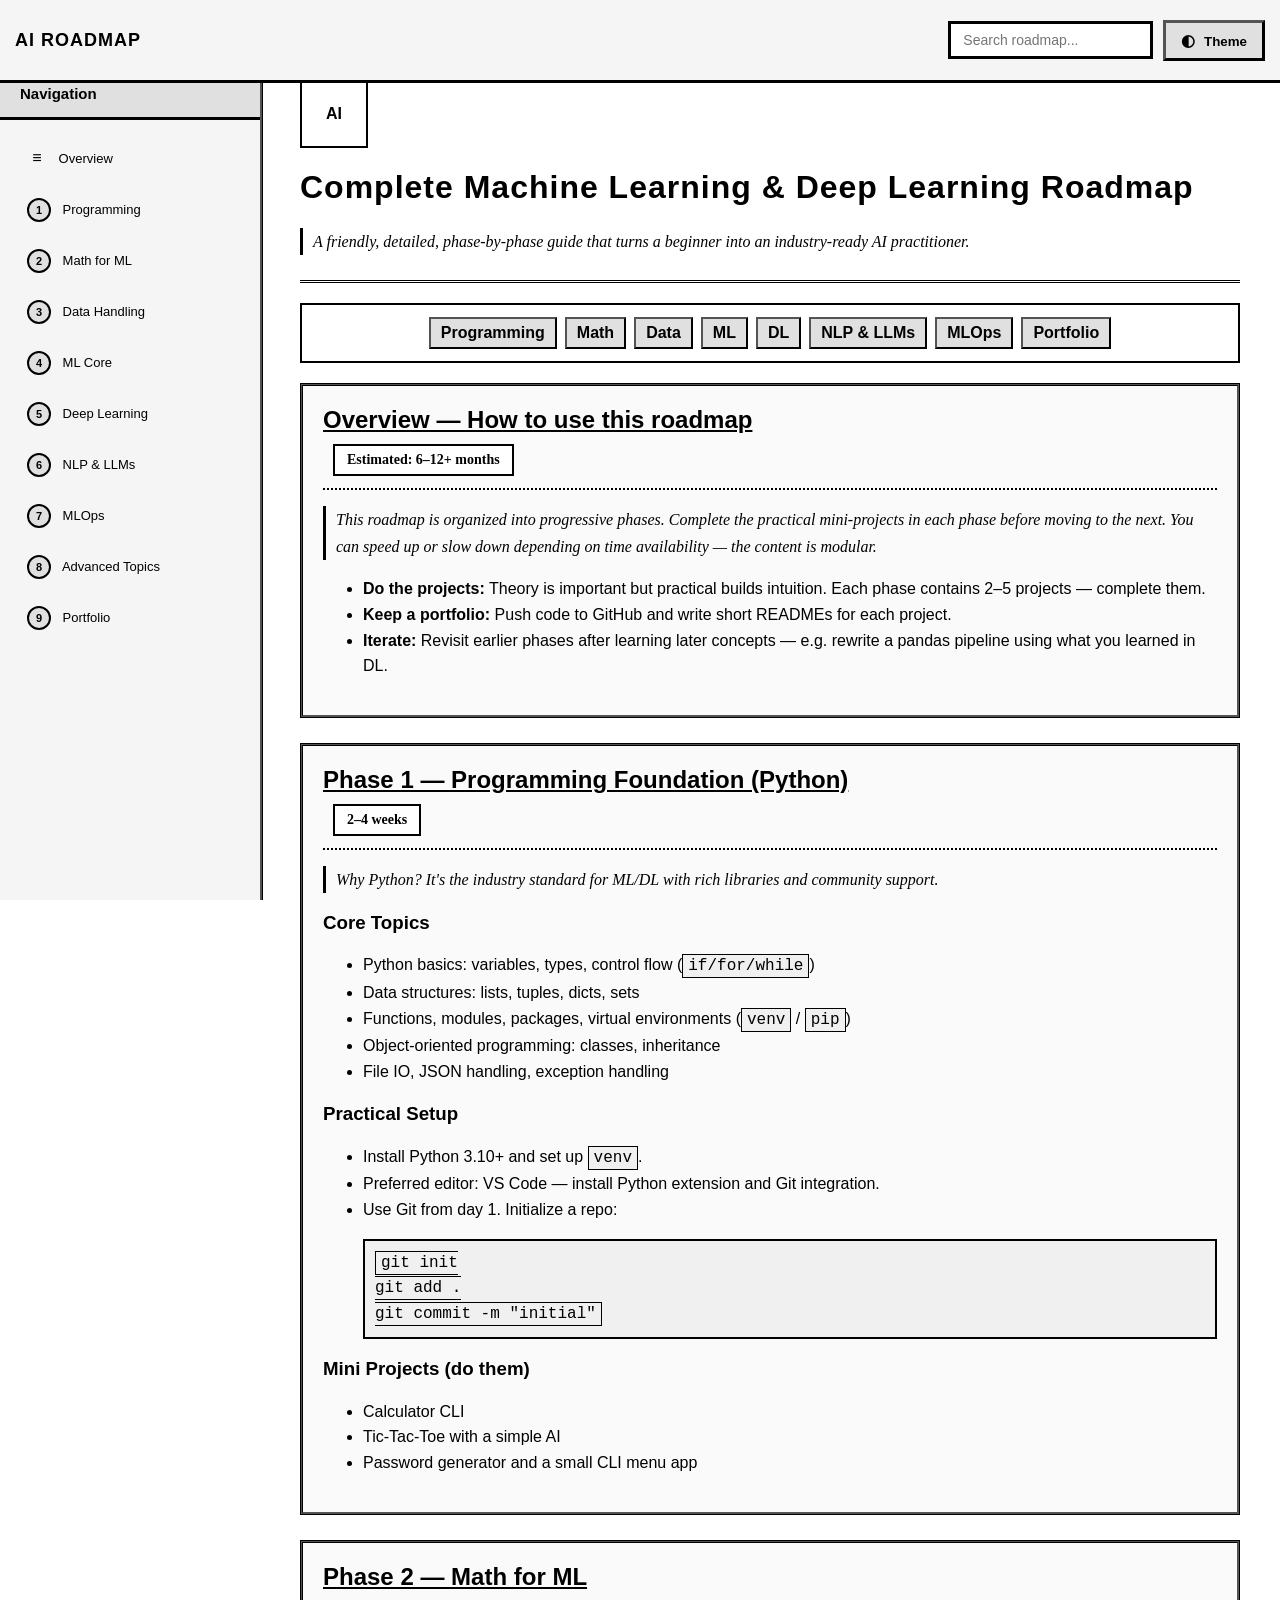
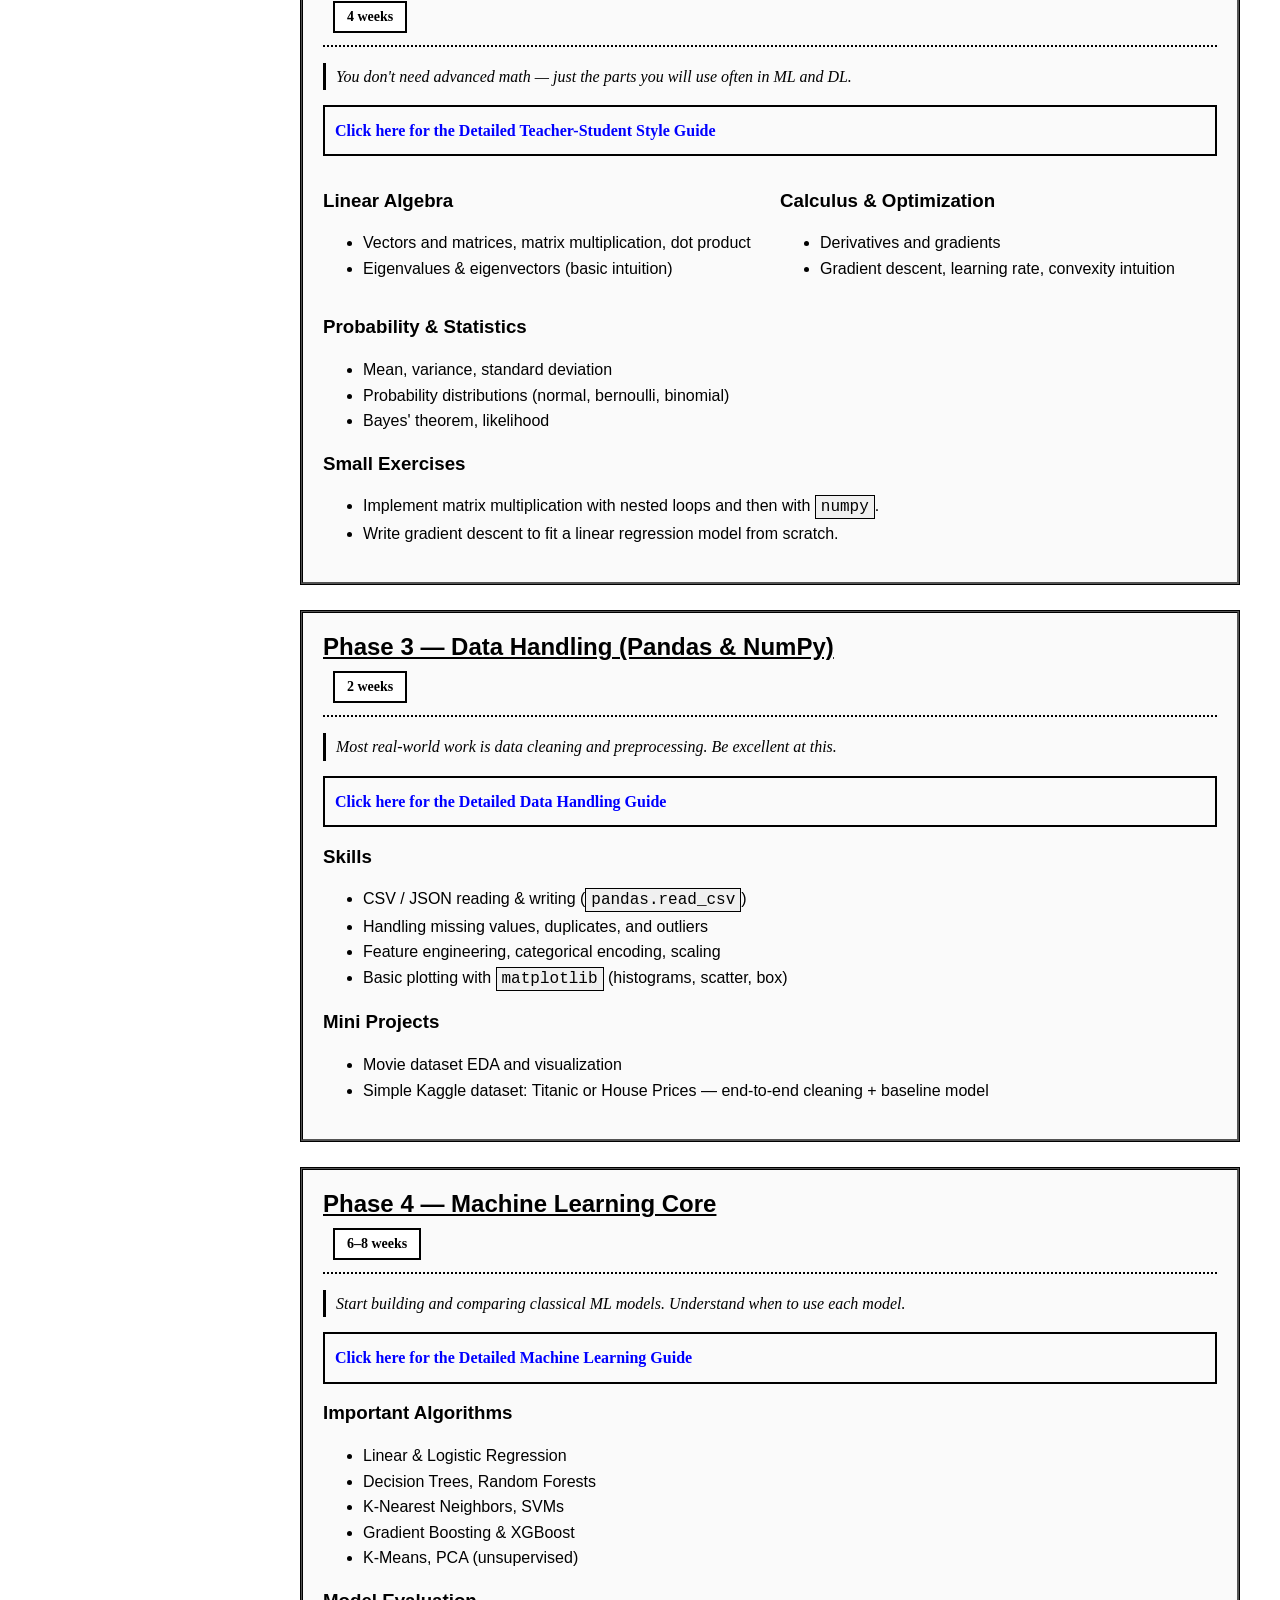
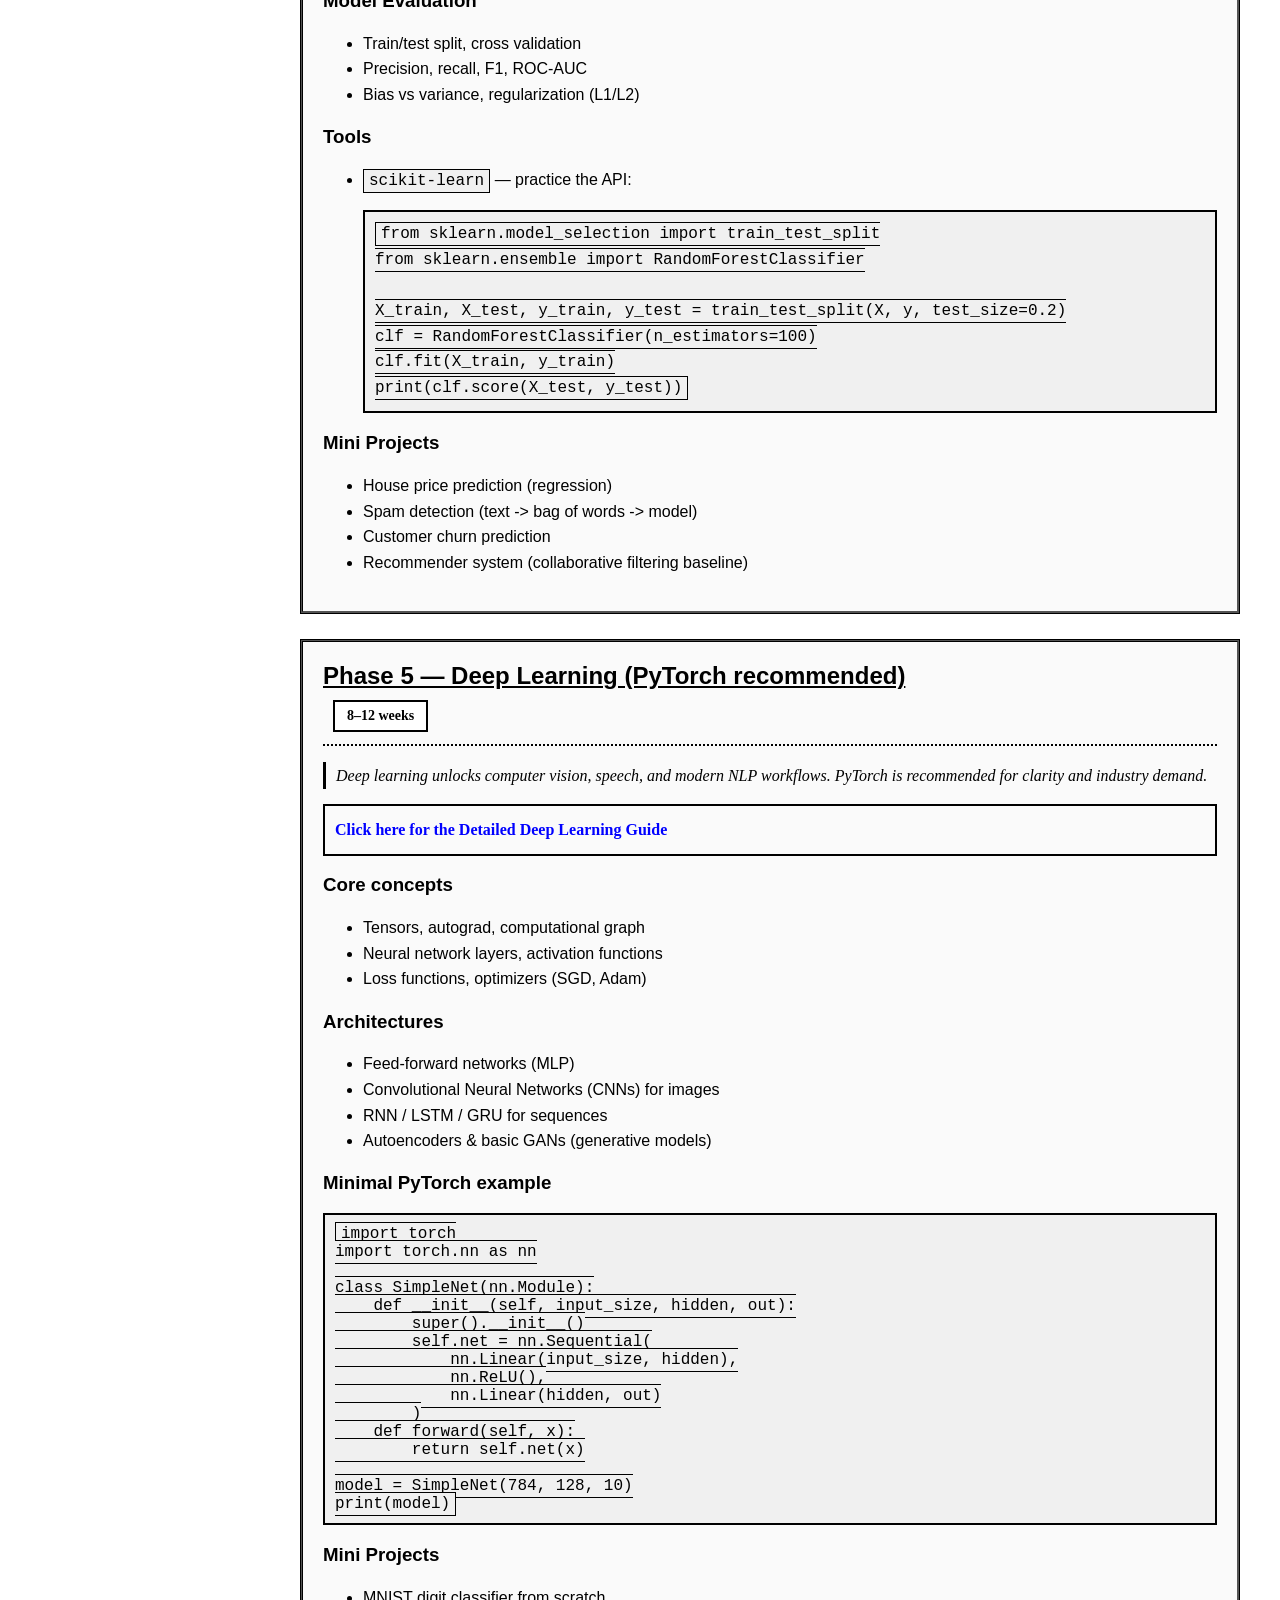
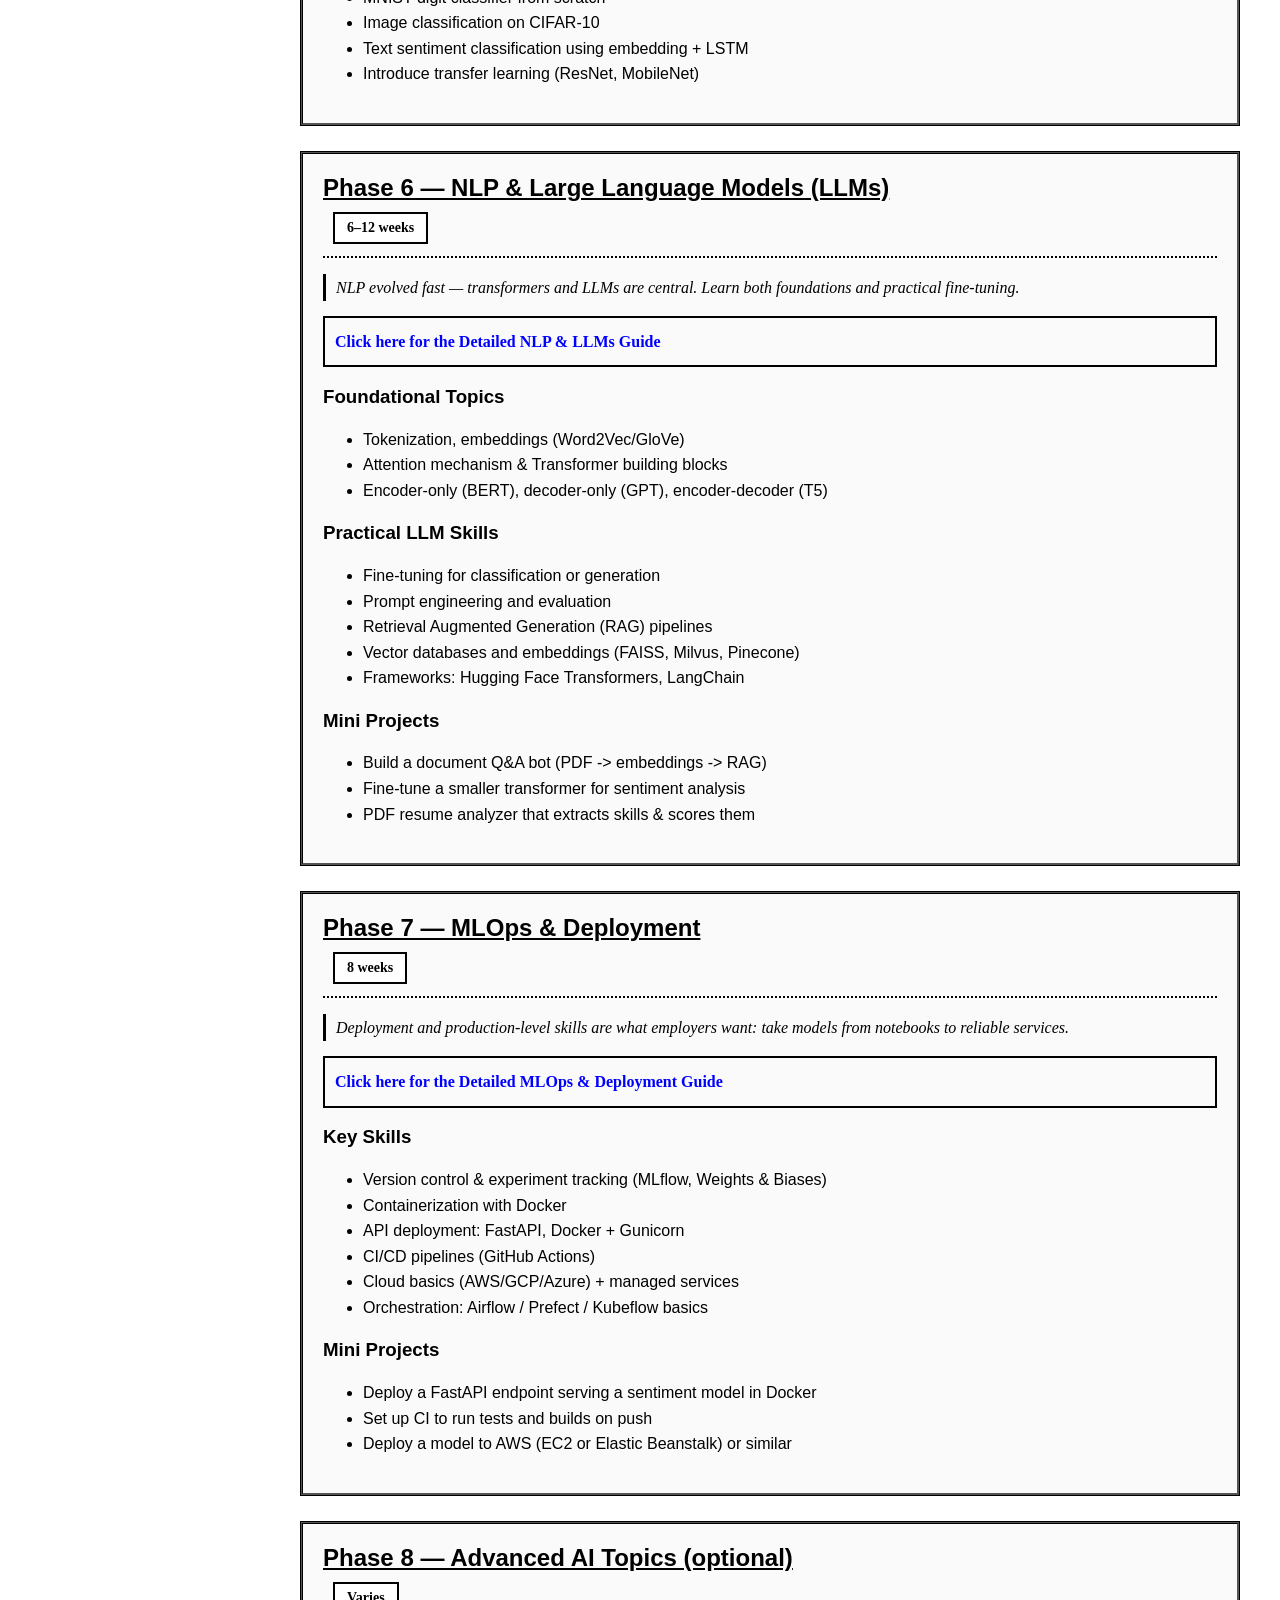
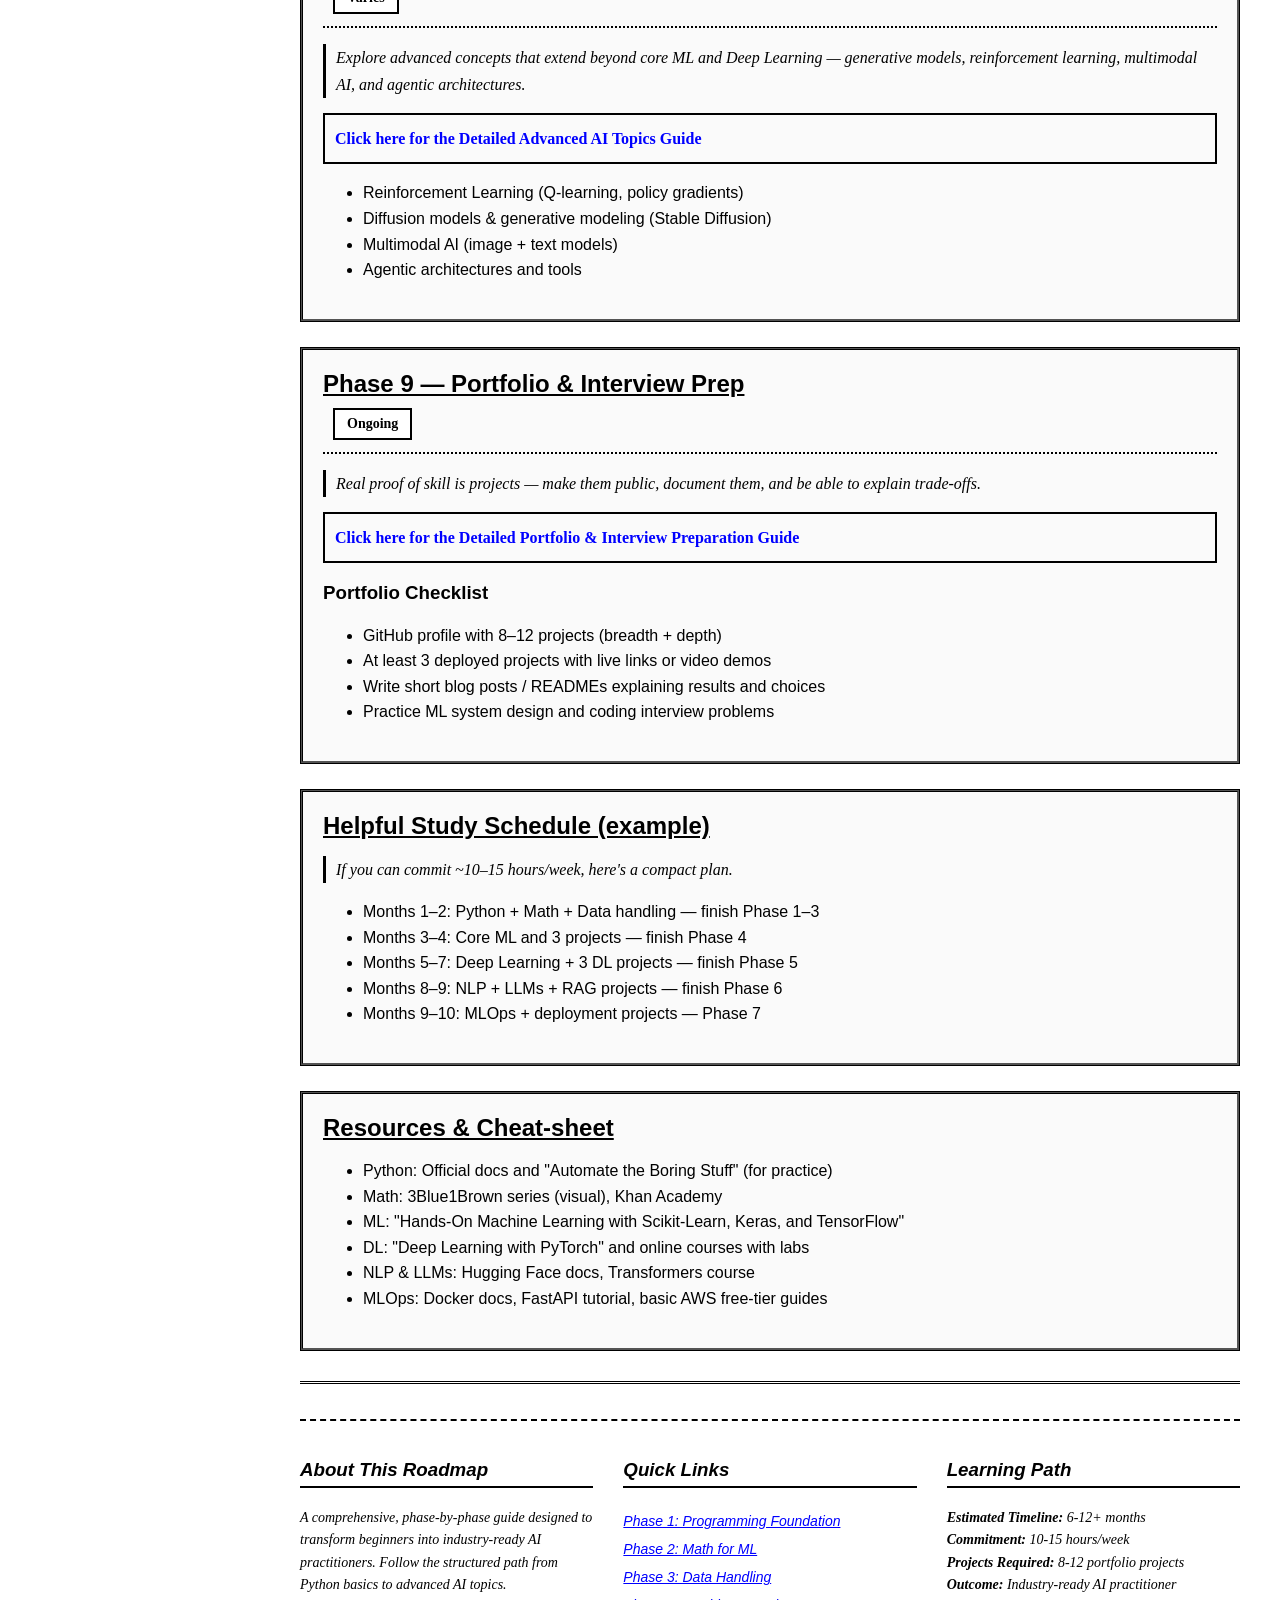
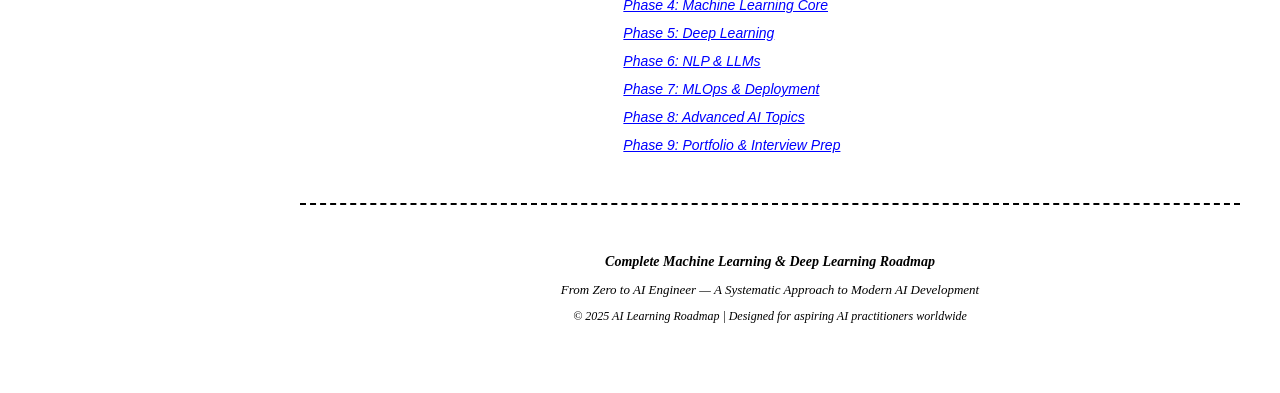
<file: index.html>
<!doctype html>
<html lang="en">

<head>
    <meta charset="utf-8">
    <meta name="viewport" content="width=device-width,initial-scale=1">
    <title>Complete Machine Learning & Deep Learning Roadmap — Detailed Guide</title>
    <link rel="stylesheet" href="shared-styles.css">
    <style>
        /* Page-specific styles */
        header {
            margin-bottom: 20px;
            padding-bottom: 15px;
            border-bottom: 3px double var(--border-color);
            font-family: 'Trebuchet MS', Verdana, sans-serif;
            transition: border-color 0.3s
        }

        nav.pill-nav {
            margin-top: 15px;
            margin-bottom: 15px;
            padding: 10px;
            background: var(--bg-color);
            border: 2px solid var(--border-color);
            text-align: center;
            transition: all 0.3s
        }

        .pill {
            display: inline-block;
            padding: 5px 10px;
            margin: 2px;
            border: 2px outset var(--border-color);
            background: var(--button-bg);
            font-weight: bold;
            font-family: 'Arial Narrow', Arial, sans-serif;
            transition: all 0.3s
        }

        .pill:hover {
            border: 2px inset var(--border-color);
            background: var(--button-hover)
        }

        main {
            margin-top: 20px
        }

        .collapsible-header {
            cursor: pointer;
            user-select: none;
            display: flex;
            justify-content: space-between;
            align-items: center
        }

        .collapsible-header::after {
            content: "▼";
            font-size: 12px;
            transition: transform 0.3s
        }

        .collapsible-header.collapsed::after {
            transform: rotate(-90deg)
        }

        .collapsible-content {
            max-height: 2000px;
            overflow: hidden;
            transition: max-height 0.3s ease
        }

        .collapsible-content.collapsed {
            max-height: 0
        }

        section.card h2 {
            margin: 0 0 10px 0;
            text-decoration: underline;
            font-family: 'Trebuchet MS', 'Lucida Sans', sans-serif
        }

        .meta {
            margin-bottom: 10px;
            font-style: italic;
            border-left: 3px solid var(--border-color);
            padding-left: 10px;
            font-family: 'Palatino Linotype', 'Book Antiqua', serif;
            transition: border-color 0.3s
        }

        footer {
            font-family: 'Comic Sans MS', 'Chalkboard SE', cursive;
            margin-top: 30px;
            padding-top: 15px;
            border-top: 3px double var(--border-color);
            text-align: center;
            font-style: italic;
            transition: border-color 0.3s
        }

        .phase-title {
            margin-bottom: 15px;
            padding-bottom: 12px;
            border-bottom: 2px dotted var(--border-color);
            transition: border-color 0.3s
        }

        .time {
            display: inline-block;
            padding: 6px 12px;
            border: 2px solid var(--border-color);
            margin-left: 10px;
            background: var(--bg-color);
            font-weight: bold;
            transition: all 0.3s;
            font-size: 14px
        }

        .grid {
            display: grid;
            grid-template-columns: repeat(auto-fit, minmax(280px, 1fr));
            gap: 20px
        }

        @media(max-width:768px) {
            header {
                margin-bottom: 25px;
                padding-bottom: 18px
            }
            nav.pill-nav {
                padding: 12px;
                margin: 20px 0
            }
            .pill {
                padding: 8px 12px;
                margin: 4px;
                font-size: 13px
            }
            .phase-title {
                margin-bottom: 12px
            }
            .phase-title h2 {
                font-size: 20px !important;
                margin-bottom: 10px
            }
            .time {
                display: block;
                margin: 10px 0 0 0;
                text-align: center;
                font-size: 13px
            }
            .grid {
                gap: 15px
            }
        }

        @media(max-width:480px) {
            nav.pill-nav {
                padding: 10px
            }
            .pill {
                padding: 6px 10px;
                margin: 3px;
                font-size: 12px
            }
            .phase-title h2 {
                font-size: 18px !important
            }
            .time {
                font-size: 12px;
                padding: 5px 10px
            }
            .grid {
                gap: 12px
            }
        }
    </style>
</head>

<body>
    <div id="progress-bar"></div>
    
    <div id="top-toolbar">
        <div id="toolbar-left">
            <button id="menu-toggle" type="button">☰ Menu</button>
            <div style="font-weight:bold;font-size:18px;font-family:'Impact',sans-serif;letter-spacing:1px">AI ROADMAP</div>
        </div>
        <div id="toolbar-right">
            <div id="search-container">
                <input type="text" id="search-input" placeholder="Search roadmap..." />
                <div id="search-results"></div>
            </div>
            <button id="theme-toggle" type="button"><span class="theme-icon">◐</span> Theme</button>
        </div>
    </div>

    <nav id="sidebar">
        <h3>Navigation</h3>
        <ul>
            <li><a href="#overview"><span class="nav-icon">≡</span> Overview</a></li>
            <li><a href="#phase1"><span class="nav-number">1</span> Programming</a></li>
            <li><a href="#phase2"><span class="nav-number">2</span> Math for ML</a></li>
            <li><a href="#phase3"><span class="nav-number">3</span> Data Handling</a></li>
            <li><a href="#phase4"><span class="nav-number">4</span> ML Core</a></li>
            <li><a href="#phase5"><span class="nav-number">5</span> Deep Learning</a></li>
            <li><a href="#phase6"><span class="nav-number">6</span> NLP & LLMs</a></li>
            <li><a href="#phase7"><span class="nav-number">7</span> MLOps</a></li>
            <li><a href="#phase8"><span class="nav-number">8</span> Advanced Topics</a></li>
            <li><a href="#phase9"><span class="nav-number">9</span> Portfolio</a></li>
        </ul>
    </nav>

    <div class="container">
        <header>
            <div
                style="width:64px;height:64px;border:2px solid black;display:flex;align-items:center;justify-content:center;font-weight:700">
                AI</div>
            <div>
                <h1>Complete Machine Learning & Deep Learning Roadmap</h1>
                <p class="meta">A friendly, detailed, phase-by-phase guide that turns a beginner into an industry-ready
                    AI practitioner.</p>
            </div>
        </header>

        <nav class="pill-nav">
            <span class="pill">Programming</span>
            <span class="pill">Math</span>
            <span class="pill">Data</span>
            <span class="pill">ML</span>
            <span class="pill">DL</span>
            <span class="pill">NLP & LLMs</span>
            <span class="pill">MLOps</span>
            <span class="pill">Portfolio</span>
        </nav>

        <main>
            <section class="card">
                <div class="phase-title">
                    <h2>Overview — How to use this roadmap</h2>
                    <div class="time">Estimated: 6–12+ months</div>
                </div>
                <p class="meta">This roadmap is organized into progressive phases. Complete the practical mini-projects
                    in each phase before moving to the next. You can speed up or slow down depending on time
                    availability — the content is modular.</p>
                <ul>
                    <li><strong>Do the projects:</strong> Theory is important but practical builds intuition. Each phase
                        contains 2–5 projects — complete them.</li>
                    <li><strong>Keep a portfolio:</strong> Push code to GitHub and write short READMEs for each project.
                    </li>
                    <li><strong>Iterate:</strong> Revisit earlier phases after learning later concepts — e.g. rewrite a
                        pandas pipeline using what you learned in DL.</li>
                </ul>
            </section>

            <!-- Phase 1 -->
            <section class="card" id="phase1">
                <div class="phase-title">
                    <h2>Phase 1 — Programming Foundation (Python)</h2>
                    <div class="time">2–4 weeks</div>
                </div>
                <p class="meta">Why Python? It's the industry standard for ML/DL with rich libraries and community
                    support.</p>
                <h3>Core Topics</h3>
                <ul>
                    <li>Python basics: variables, types, control flow (<code>if/for/while</code>)</li>
                    <li>Data structures: lists, tuples, dicts, sets</li>
                    <li>Functions, modules, packages, virtual environments (<code>venv</code> / <code>pip</code>)</li>
                    <li>Object-oriented programming: classes, inheritance</li>
                    <li>File IO, JSON handling, exception handling</li>
                </ul>
                <h3>Practical Setup</h3>
                <ul>
                    <li>Install Python 3.10+ and set up <code>venv</code>.</li>
                    <li>Preferred editor: VS Code — install Python extension and Git integration.</li>
                    <li>Use Git from day 1. Initialize a repo:
                        <pre><code>git init
git add .
git commit -m "initial"
</code></pre>
                    </li>
                </ul>
                <h3>Mini Projects (do them)</h3>
                <ul>
                    <li>Calculator CLI</li>
                    <li>Tic-Tac-Toe with a simple AI</li>
                    <li>Password generator and a small CLI menu app</li>
                </ul>
            </section>

            <!-- Phase 2 -->
            <section class="card" id="phase2">
                <div class="phase-title">
                    <h2>Phase 2 — Math for ML</h2>
                    <div class="time">4 weeks</div>
                </div>
                <p class="meta">You don't need advanced math — just the parts you will use often in ML and DL.</p>

                <p style="margin: 15px 0; padding: 10px; border: 2px solid black;">
                    <strong><a href="phase2-detailed-guide.html" style="text-decoration: none;">Click here for the
                            Detailed Teacher-Student Style Guide</a></strong>
                </p>

                <div class="grid">
                    <div>
                        <h3>Linear Algebra</h3>
                        <ul>
                            <li>Vectors and matrices, matrix multiplication, dot product</li>
                            <li>Eigenvalues & eigenvectors (basic intuition)</li>
                        </ul>
                    </div>
                    <div>
                        <h3>Calculus & Optimization</h3>
                        <ul>
                            <li>Derivatives and gradients</li>
                            <li>Gradient descent, learning rate, convexity intuition</li>
                        </ul>
                    </div>
                </div>
                <h3>Probability & Statistics</h3>
                <ul>
                    <li>Mean, variance, standard deviation</li>
                    <li>Probability distributions (normal, bernoulli, binomial)</li>
                    <li>Bayes' theorem, likelihood</li>
                </ul>
                <h3>Small Exercises</h3>
                <ul>
                    <li>Implement matrix multiplication with nested loops and then with <code>numpy</code>.</li>
                    <li>Write gradient descent to fit a linear regression model from scratch.</li>
                </ul>
            </section>

            <!-- Phase 3 -->
            <section class="card" id="phase3">
                <div class="phase-title">
                    <h2>Phase 3 — Data Handling (Pandas & NumPy)</h2>
                    <div class="time">2 weeks</div>
                </div>
                <p class="meta">Most real-world work is data cleaning and preprocessing. Be excellent at this.</p>

                <p style="margin: 15px 0; padding: 10px; border: 2px solid black;">
                    <strong><a href="phase3-detailed-guide.html" style="text-decoration: none;">Click here for the
                            Detailed Data Handling Guide</a></strong>
                </p>

                <h3>Skills</h3>
                <ul>
                    <li>CSV / JSON reading & writing (<code>pandas.read_csv</code>)</li>
                    <li>Handling missing values, duplicates, and outliers</li>
                    <li>Feature engineering, categorical encoding, scaling</li>
                    <li>Basic plotting with <code>matplotlib</code> (histograms, scatter, box)</li>
                </ul>
                <h3>Mini Projects</h3>
                <ul>
                    <li>Movie dataset EDA and visualization</li>
                    <li>Simple Kaggle dataset: Titanic or House Prices — end-to-end cleaning + baseline model</li>
                </ul>
            </section>

            <!-- Phase 4 -->
            <section class="card" id="phase4">
                <div class="phase-title">
                    <h2>Phase 4 — Machine Learning Core</h2>
                    <div class="time">6–8 weeks</div>
                </div>
                <p class="meta">Start building and comparing classical ML models. Understand when to use each model.</p>

                <p style="margin: 15px 0; padding: 10px; border: 2px solid black;">
                    <strong><a href="phase4-detailed-guide.html" style="text-decoration: none;">Click here for the
                            Detailed Machine Learning Guide</a></strong>
                </p>

                <h3>Important Algorithms</h3>
                <ul>
                    <li>Linear & Logistic Regression</li>
                    <li>Decision Trees, Random Forests</li>
                    <li>K-Nearest Neighbors, SVMs</li>
                    <li>Gradient Boosting & XGBoost</li>
                    <li>K-Means, PCA (unsupervised)</li>
                </ul>
                <h3>Model Evaluation</h3>
                <ul>
                    <li>Train/test split, cross validation</li>
                    <li>Precision, recall, F1, ROC-AUC</li>
                    <li>Bias vs variance, regularization (L1/L2)</li>
                </ul>
                <h3>Tools</h3>
                <ul>
                    <li><code>scikit-learn</code> — practice the API:
                        <pre><code>from sklearn.model_selection import train_test_split
from sklearn.ensemble import RandomForestClassifier

X_train, X_test, y_train, y_test = train_test_split(X, y, test_size=0.2)
clf = RandomForestClassifier(n_estimators=100)
clf.fit(X_train, y_train)
print(clf.score(X_test, y_test))
</code></pre>
                    </li>
                </ul>
                <h3>Mini Projects</h3>
                <ul>
                    <li>House price prediction (regression)</li>
                    <li>Spam detection (text -> bag of words -> model)</li>
                    <li>Customer churn prediction</li>
                    <li>Recommender system (collaborative filtering baseline)</li>
                </ul>
            </section>

            <!-- Phase 5 -->
            <section class="card" id="phase5">
                <div class="phase-title">
                    <h2>Phase 5 — Deep Learning (PyTorch recommended)</h2>
                    <div class="time">8–12 weeks</div>
                </div>
                <p class="meta">Deep learning unlocks computer vision, speech, and modern NLP workflows. PyTorch is
                    recommended for clarity and industry demand.</p>

                <p style="margin: 15px 0; padding: 10px; border: 2px solid black;">
                    <strong><a href="phase5-detailed-guide.html" style="text-decoration: none;">Click here for the
                            Detailed Deep Learning Guide</a></strong>
                </p>

                <h3>Core concepts</h3>
                <ul>
                    <li>Tensors, autograd, computational graph</li>
                    <li>Neural network layers, activation functions</li>
                    <li>Loss functions, optimizers (SGD, Adam)</li>
                </ul>
                <h3>Architectures</h3>
                <ul>
                    <li>Feed-forward networks (MLP)</li>
                    <li>Convolutional Neural Networks (CNNs) for images</li>
                    <li>RNN / LSTM / GRU for sequences</li>
                    <li>Autoencoders & basic GANs (generative models)</li>
                </ul>
                <h3>Minimal PyTorch example</h3>
                <pre><code>import torch
import torch.nn as nn

class SimpleNet(nn.Module):
    def __init__(self, input_size, hidden, out):
        super().__init__()
        self.net = nn.Sequential(
            nn.Linear(input_size, hidden),
            nn.ReLU(),
            nn.Linear(hidden, out)
        )
    def forward(self, x):
        return self.net(x)

model = SimpleNet(784, 128, 10)
print(model)
</code></pre>
                <h3>Mini Projects</h3>
                <ul>
                    <li>MNIST digit classifier from scratch</li>
                    <li>Image classification on CIFAR-10</li>
                    <li>Text sentiment classification using embedding + LSTM</li>
                    <li>Introduce transfer learning (ResNet, MobileNet)</li>
                </ul>
            </section>

            <!-- Phase 6 -->
            <section class="card" id="phase6">
                <div class="phase-title">
                    <h2>Phase 6 — NLP & Large Language Models (LLMs)</h2>
                    <div class="time">6–12 weeks</div>
                </div>
                <p class="meta">NLP evolved fast — transformers and LLMs are central. Learn both foundations and
                    practical fine-tuning.</p>

                <p style="margin: 15px 0; padding: 10px; border: 2px solid black;">
                    <strong><a href="phase6-detailed-guide.html" style="text-decoration: none;">Click here for the
                            Detailed NLP & LLMs Guide</a></strong>
                </p>

                <h3>Foundational Topics</h3>
                <ul>
                    <li>Tokenization, embeddings (Word2Vec/GloVe)</li>
                    <li>Attention mechanism & Transformer building blocks</li>
                    <li>Encoder-only (BERT), decoder-only (GPT), encoder-decoder (T5)</li>
                </ul>
                <h3>Practical LLM Skills</h3>
                <ul>
                    <li>Fine-tuning for classification or generation</li>
                    <li>Prompt engineering and evaluation</li>
                    <li>Retrieval Augmented Generation (RAG) pipelines</li>
                    <li>Vector databases and embeddings (FAISS, Milvus, Pinecone)</li>
                    <li>Frameworks: Hugging Face Transformers, LangChain</li>
                </ul>
                <h3>Mini Projects</h3>
                <ul>
                    <li>Build a document Q&A bot (PDF -> embeddings -> RAG)</li>
                    <li>Fine-tune a smaller transformer for sentiment analysis</li>
                    <li>PDF resume analyzer that extracts skills & scores them</li>
                </ul>
            </section>

            <!-- Phase 7 -->
            <section class="card" id="phase7">
                <div class="phase-title">
                    <h2>Phase 7 — MLOps & Deployment</h2>
                    <div class="time">8 weeks</div>
                </div>
                <p class="meta">Deployment and production-level skills are what employers want: take models from
                    notebooks to reliable services.</p>

                <p style="margin: 15px 0; padding: 10px; border: 2px solid black;">
                    <strong><a href="phase7-detailed-guide.html" style="text-decoration: none;">Click here for the
                            Detailed MLOps & Deployment Guide</a></strong>
                </p>

                <h3>Key Skills</h3>
                <ul>
                    <li>Version control & experiment tracking (MLflow, Weights & Biases)</li>
                    <li>Containerization with Docker</li>
                    <li>API deployment: FastAPI, Docker + Gunicorn</li>
                    <li>CI/CD pipelines (GitHub Actions)</li>
                    <li>Cloud basics (AWS/GCP/Azure) + managed services</li>
                    <li>Orchestration: Airflow / Prefect / Kubeflow basics</li>
                </ul>
                <h3>Mini Projects</h3>
                <ul>
                    <li>Deploy a FastAPI endpoint serving a sentiment model in Docker</li>
                    <li>Set up CI to run tests and builds on push</li>
                    <li>Deploy a model to AWS (EC2 or Elastic Beanstalk) or similar</li>
                </ul>
            </section>

            <!-- Phase 8 -->
            <section class="card" id="phase8">
                <div class="phase-title">
                    <h2>Phase 8 — Advanced AI Topics (optional)</h2>
                    <div class="time">Varies</div>
                </div>
                <p class="meta">Explore advanced concepts that extend beyond core ML and Deep Learning — generative
                    models, reinforcement learning, multimodal AI, and agentic architectures.</p>

                <p style="margin: 15px 0; padding: 10px; border: 2px solid black;">
                    <strong><a href="phase8-detailed-guide.html" style="text-decoration: none;">Click here for the
                            Detailed Advanced AI Topics Guide</a></strong>
                </p>

                <ul>
                    <li>Reinforcement Learning (Q-learning, policy gradients)</li>
                    <li>Diffusion models & generative modeling (Stable Diffusion)</li>
                    <li>Multimodal AI (image + text models)</li>
                    <li>Agentic architectures and tools</li>
                </ul>
            </section>

            <!-- Phase 9 -->
            <section class="card" id="phase9">
                <div class="phase-title">
                    <h2>Phase 9 — Portfolio & Interview Prep</h2>
                    <div class="time">Ongoing</div>
                </div>
                <p class="meta">Real proof of skill is projects — make them public, document them, and be able to
                    explain trade-offs.</p>

                <p style="margin: 15px 0; padding: 10px; border: 2px solid black;">
                    <strong><a href="phase9-detailed-guide.html" style="text-decoration: none;">Click here for the
                            Detailed Portfolio & Interview Preparation Guide</a></strong>
                </p>

                <h3>Portfolio Checklist</h3>
                <ul>
                    <li>GitHub profile with 8–12 projects (breadth + depth)</li>
                    <li>At least 3 deployed projects with live links or video demos</li>
                    <li>Write short blog posts / READMEs explaining results and choices</li>
                    <li>Practice ML system design and coding interview problems</li>
                </ul>
            </section>

            <section class="card">
                <h2>Helpful Study Schedule (example)</h2>
                <p class="meta">If you can commit ~10–15 hours/week, here's a compact plan.</p>
                <ul>
                    <li>Months 1–2: Python + Math + Data handling — finish Phase 1–3</li>
                    <li>Months 3–4: Core ML and 3 projects — finish Phase 4</li>
                    <li>Months 5–7: Deep Learning + 3 DL projects — finish Phase 5</li>
                    <li>Months 8–9: NLP + LLMs + RAG projects — finish Phase 6</li>
                    <li>Months 9–10: MLOps + deployment projects — Phase 7</li>
                </ul>
            </section>

            <section class="card">
                <h2>Resources & Cheat-sheet</h2>
                <ul>
                    <li>Python: Official docs and "Automate the Boring Stuff" (for practice)</li>
                    <li>Math: 3Blue1Brown series (visual), Khan Academy</li>
                    <li>ML: "Hands-On Machine Learning with Scikit-Learn, Keras, and TensorFlow"</li>
                    <li>DL: "Deep Learning with PyTorch" and online courses with labs</li>
                    <li>NLP & LLMs: Hugging Face docs, Transformers course</li>
                    <li>MLOps: Docker docs, FastAPI tutorial, basic AWS free-tier guides
                    </li>
                </ul>
            </section>

            <footer>
                <hr>
                <div class="footer-grid">
                    <div>
                        <h3>About This Roadmap</h3>
                        <p>
                            A comprehensive, phase-by-phase guide designed to transform beginners into industry-ready AI practitioners. 
                            Follow the structured path from Python basics to advanced AI topics.
                        </p>
                    </div>
                    <div>
                        <h3>Quick Links</h3>
                        <ul>
                            <li><a href="#phase1">Phase 1: Programming Foundation</a></li>
                            <li><a href="#phase2">Phase 2: Math for ML</a></li>
                            <li><a href="#phase3">Phase 3: Data Handling</a></li>
                            <li><a href="#phase4">Phase 4: Machine Learning Core</a></li>
                            <li><a href="#phase5">Phase 5: Deep Learning</a></li>
                            <li><a href="#phase6">Phase 6: NLP & LLMs</a></li>
                            <li><a href="#phase7">Phase 7: MLOps & Deployment</a></li>
                            <li><a href="#phase8">Phase 8: Advanced AI Topics</a></li>
                            <li><a href="#phase9">Phase 9: Portfolio & Interview Prep</a></li>
                        </ul>
                    </div>
                    <div>
                        <h3>Learning Path</h3>
                        <p>
                            <strong>Estimated Timeline:</strong> 6-12+ months<br>
                            <strong>Commitment:</strong> 10-15 hours/week<br>
                            <strong>Projects Required:</strong> 8-12 portfolio projects<br>
                            <strong>Outcome:</strong> Industry-ready AI practitioner
                        </p>
                    </div>
                </div>
                <hr>
                <div class="footer-bottom">
                    <p style="font-size: 14px;">
                        <strong>Complete Machine Learning & Deep Learning Roadmap</strong>
                    </p>
                    <p style="font-size: 13px;">
                        From Zero to AI Engineer — A Systematic Approach to Modern AI Development
                    </p>
                    <p style="font-size: 12px;">
                        © 2025 AI Learning Roadmap | Designed for aspiring AI practitioners worldwide
                    </p>
                </div>
            </footer>

        </main>
    </div>

    <script src="shared-scripts.js"></script>
    <script>
        // Page-specific: Search functionality for index page
        const searchInput = document.getElementById('search-input');
        const searchResults = document.getElementById('search-results');
        
        if (searchInput && searchResults) {
            const searchableContent = [
                { text: 'Python Programming', section: '#phase1' },
                { text: 'Linear Algebra Matrix Vectors', section: '#phase2' },
                { text: 'Calculus Gradient Descent', section: '#phase2' },
                { text: 'Pandas NumPy Data Handling', section: '#phase3' },
                { text: 'Machine Learning ML Algorithms', section: '#phase4' },
                { text: 'Linear Regression Logistic', section: '#phase4' },
                { text: 'Random Forest XGBoost', section: '#phase4' },
                { text: 'Deep Learning Neural Networks', section: '#phase5' },
                { text: 'CNN Convolutional Image', section: '#phase5' },
                { text: 'RNN LSTM Sequence', section: '#phase5' },
                { text: 'PyTorch TensorFlow', section: '#phase5' },
                { text: 'NLP Natural Language Processing', section: '#phase6' },
                { text: 'Transformer BERT GPT', section: '#phase6' },
                { text: 'LLM Large Language Model', section: '#phase6' },
                { text: 'RAG Retrieval Augmented', section: '#phase6' },
                { text: 'MLOps Deployment Docker', section: '#phase7' },
                { text: 'FastAPI Flask API', section: '#phase7' },
                { text: 'AWS Cloud Deployment', section: '#phase7' },
                { text: 'Reinforcement Learning RL', section: '#phase8' },
                { text: 'Diffusion Models Stable Diffusion', section: '#phase8' },
                { text: 'GAN Generative Adversarial', section: '#phase8' },
                { text: 'Multimodal AI CLIP', section: '#phase8' },
                { text: 'Portfolio Projects GitHub', section: '#phase9' },
                { text: 'Interview Preparation Resume', section: '#phase9' }
            ];
            
            searchInput.addEventListener('input', function(e) {
                const query = e.target.value.toLowerCase();
                if (query.length < 2) {
                    searchResults.style.display = 'none';
                    return;
                }
                
                const results = searchableContent.filter(item => 
                    item.text.toLowerCase().includes(query)
                );
                
                if (results.length > 0) {
                    searchResults.innerHTML = results.map(item => 
                        `<div class="search-result-item" onclick="jumpTo('${item.section}')">${item.text}</div>`
                    ).join('');
                    searchResults.style.display = 'block';
                } else {
                    searchResults.innerHTML = '<div class="search-result-item">No results found</div>';
                    searchResults.style.display = 'block';
                }
            });
        }
        
        function jumpTo(section) {
            window.location.hash = section;
            if (searchResults) searchResults.style.display = 'none';
            if (searchInput) searchInput.value = '';
        }

        // Collapsible Sections
        document.addEventListener('DOMContentLoaded', function() {
            const cards = document.querySelectorAll('section.card');
            cards.forEach(card => {
                const h2 = card.querySelector('h2');
                if (h2 && h2.parentElement.classList.contains('phase-title')) {
                    return; // Skip phase titles
                }
                if (h2) {
                    h2.classList.add('collapsible-header');
                    const content = Array.from(card.children).slice(1);
                    const wrapper = document.createElement('div');
                    wrapper.classList.add('collapsible-content');
                    content.forEach(el => wrapper.appendChild(el));
                    card.appendChild(wrapper);
                    
                    h2.addEventListener('click', function() {
                        h2.classList.toggle('collapsed');
                        wrapper.classList.toggle('collapsed');
                    });
                }
            });
        });
    </script>
</body>

</html>
</file>
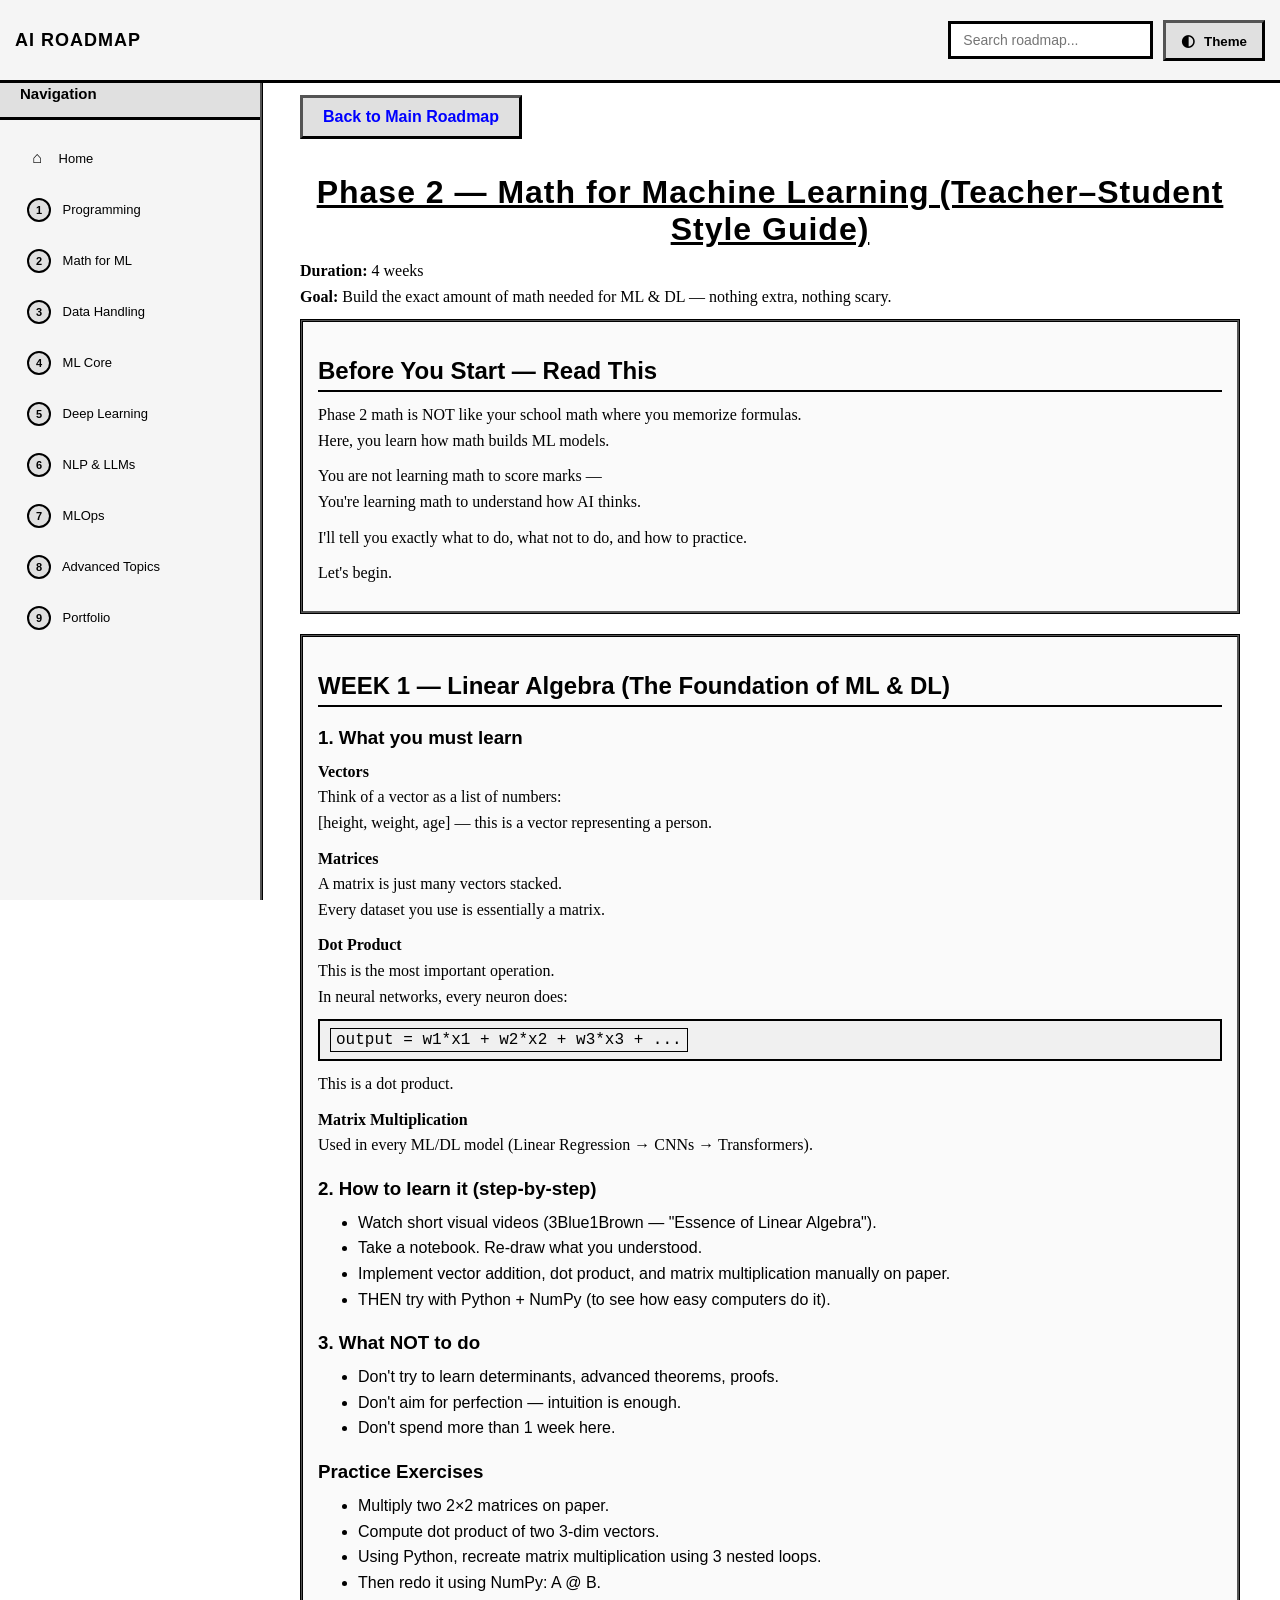
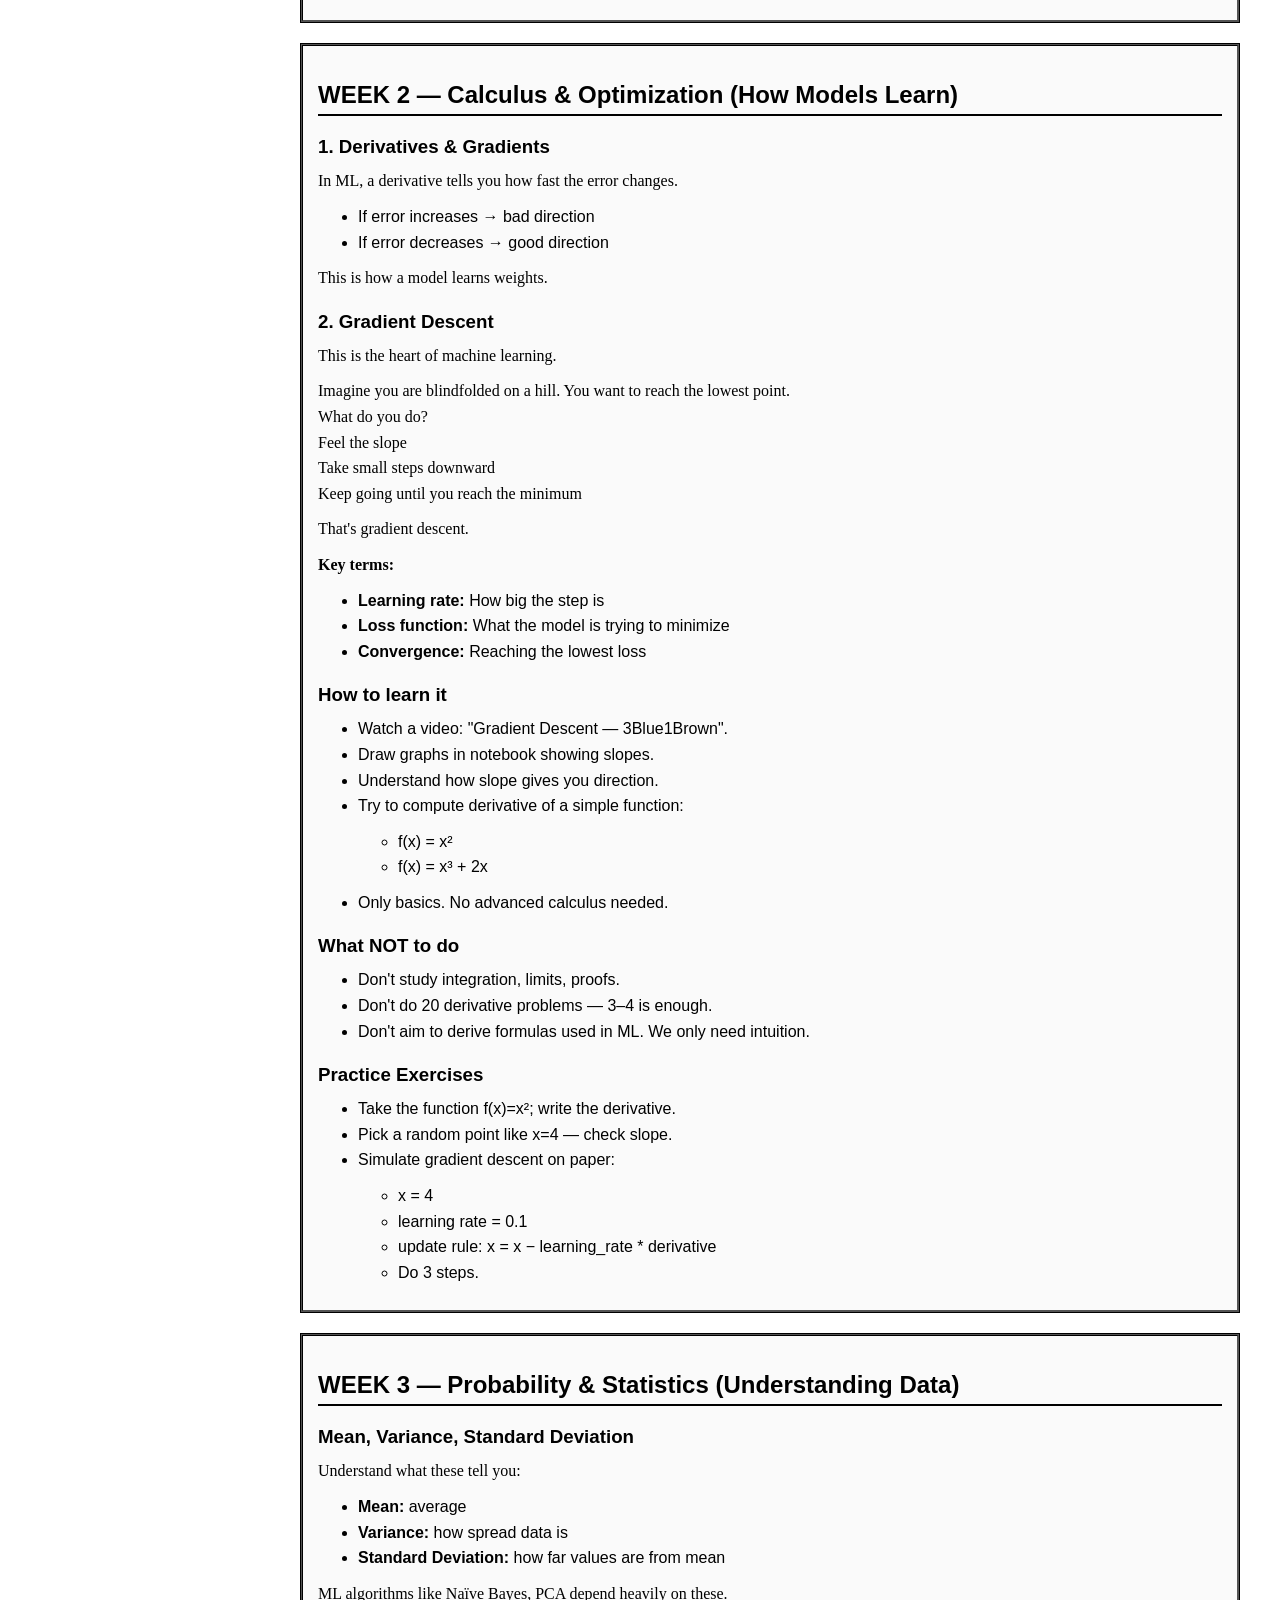
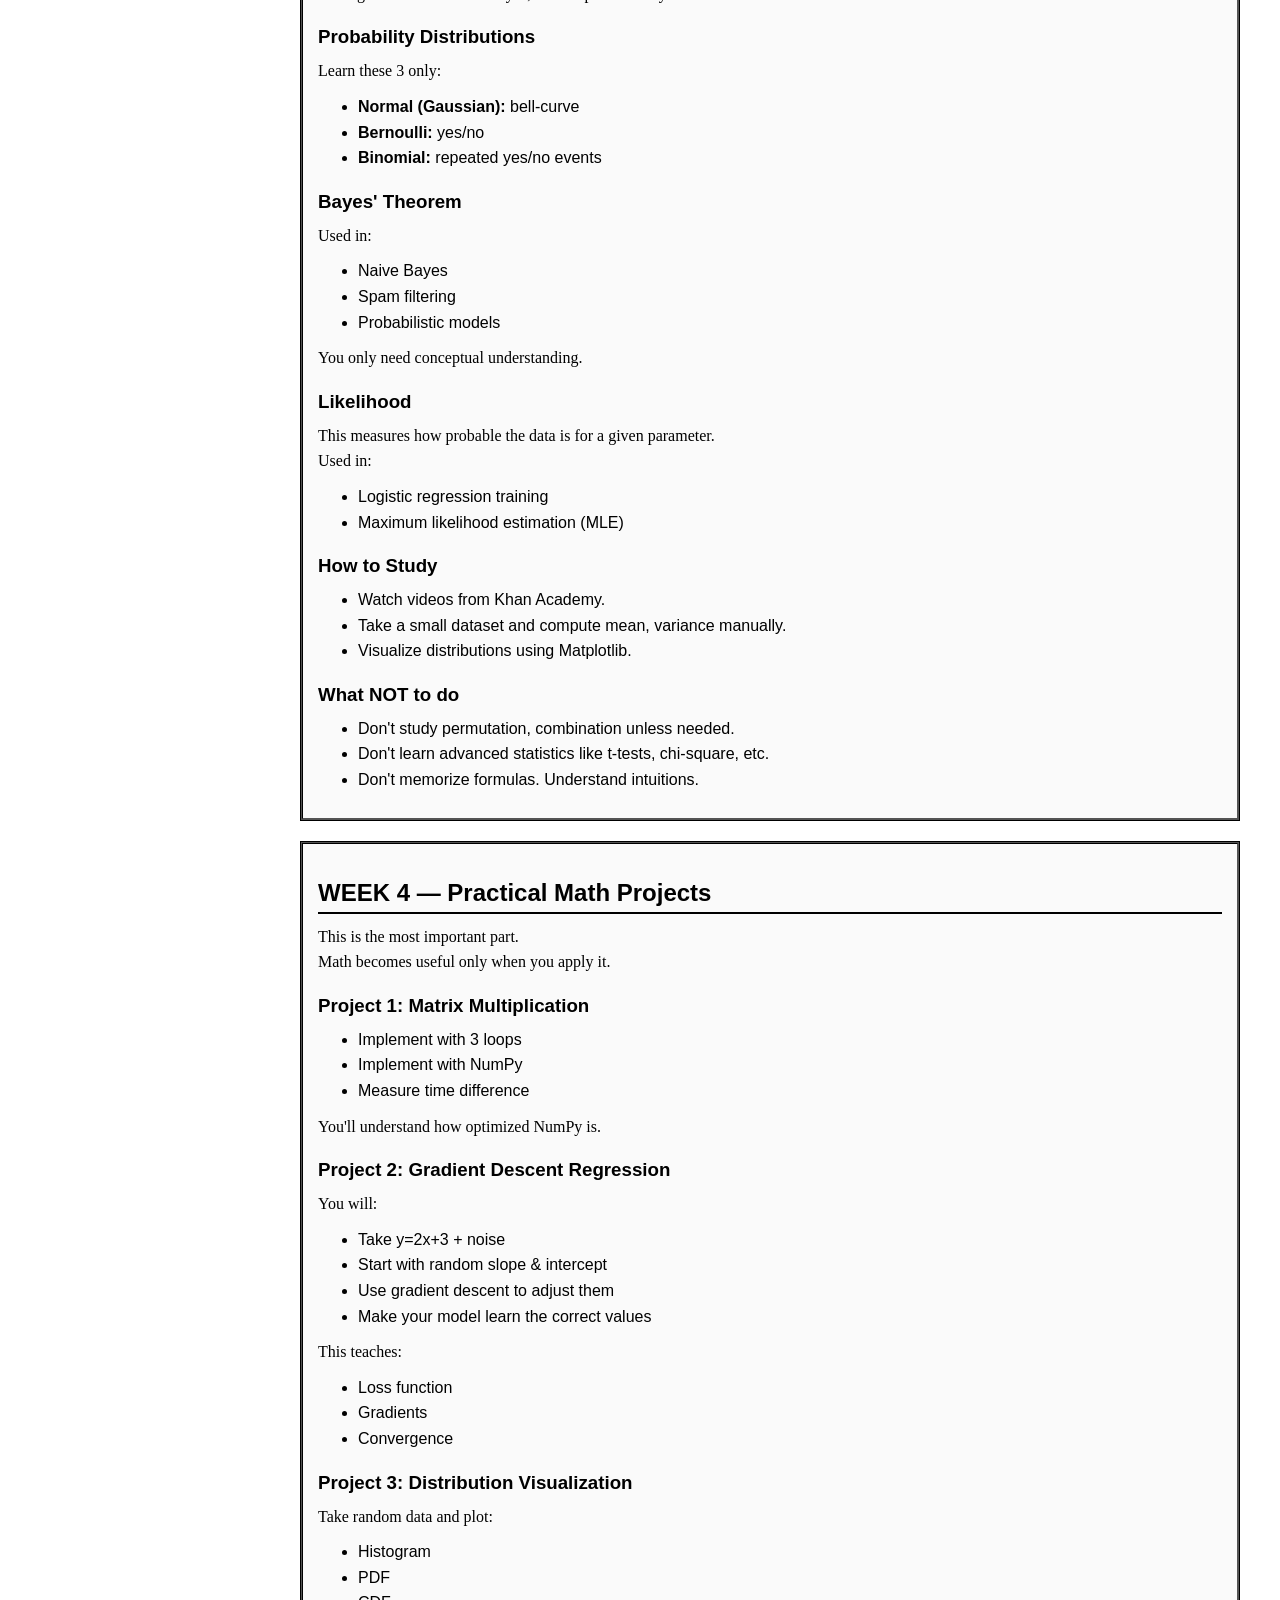
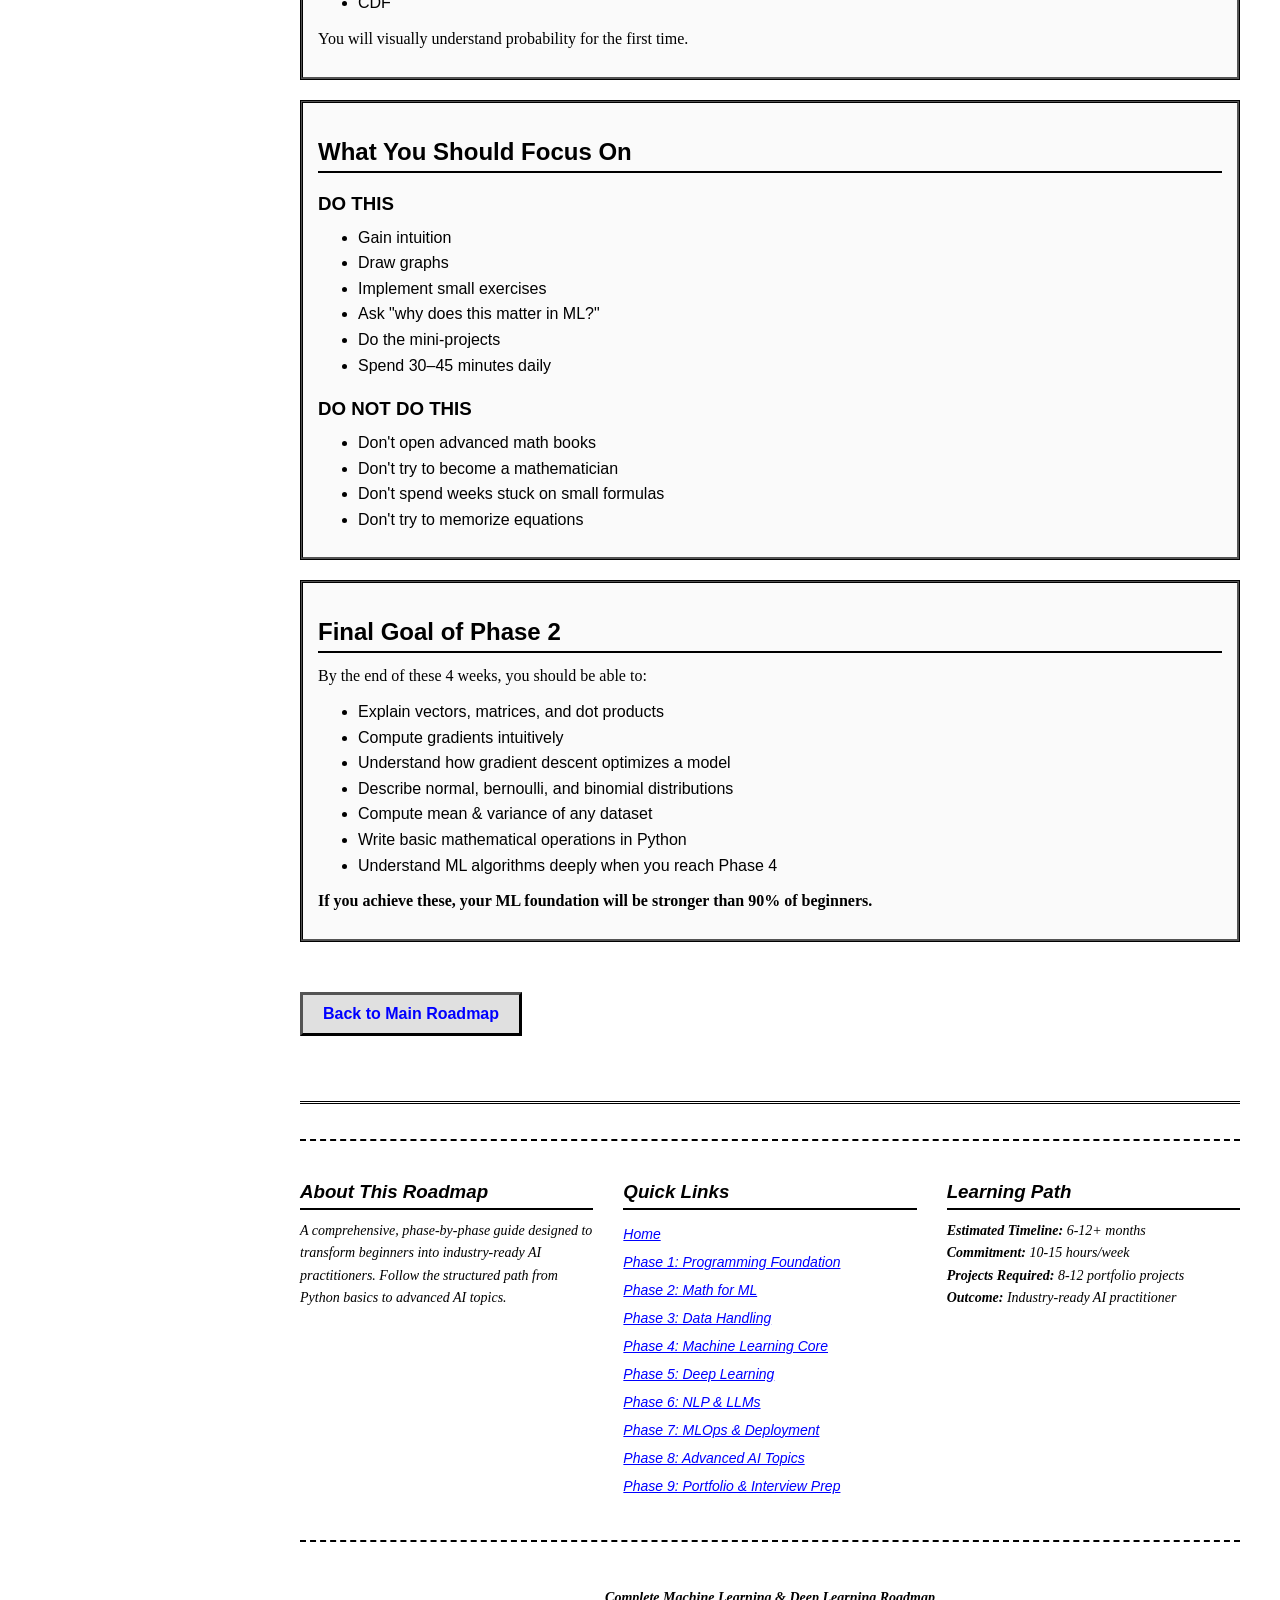
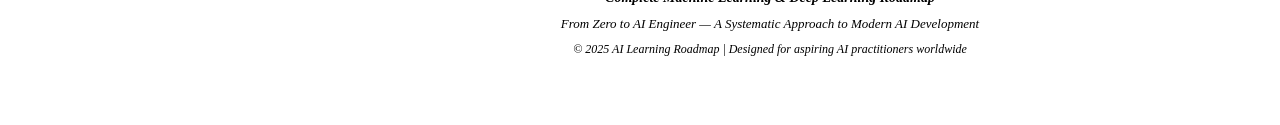
<file: phase2-detailed-guide.html>
﻿<!doctype html>
<html lang="en">

<head>
    <meta charset="utf-8">
    <meta name="viewport" content="width=device-width,initial-scale=1">
    <title>Phase 2 — Math for ML (Detailed Guide)</title>
    <link rel="stylesheet" href="shared-styles.css">
    <style>
        /* Page-specific styles */
        header {
            margin-bottom: 20px;
            padding-bottom: 15px;
            border-bottom: 3px double var(--border-color)
        }

        h1 {
            margin-top: 20px;
            margin-bottom: 10px;
            text-decoration: underline;
            text-align: center
        }

        h2 {
            margin-top: 20px;
            margin-bottom: 10px;
            border-bottom: 2px solid var(--border-color);
            padding-bottom: 5px
        }

        h3 {
            margin-top: 20px;
            margin-bottom: 10px
        }

        h4 {
            margin-top: 20px;
            margin-bottom: 10px
        }

        p {
            line-height: 1.6;
            margin: 10px 0
        }

        ul {
            line-height: 1.6;
            margin: 10px 0
        }

        pre {
            margin: 10px 0
        }

        section {
            padding: 15px;
            margin-bottom: 20px;
            border: 3px ridge var(--border-color);
            background: var(--card-bg);
            position: relative
        }

        section::before {
            content: "";
            position: absolute;
            top: -3px;
            left: -3px;
            right: -3px;
            bottom: -3px;
            border: 1px solid var(--border-color);
            pointer-events: none
        }

        .meta {
            margin-bottom: 10px;
            font-style: italic;
            border-left: 3px solid var(--border-color);
            padding-left: 10px;
            font-family: 'Palatino Linotype', 'Book Antiqua', serif
        }
    </style>
</head>

<body>
<div id="progress-bar"></div>

<div id="top-toolbar">
    <div id="toolbar-left">
        <button id="menu-toggle">☰ Menu</button>
        <div style="font-weight:bold;font-size:18px;font-family:'Impact',sans-serif;letter-spacing:1px">AI ROADMAP</div>
    </div>
    <div id="toolbar-right">
        <div id="search-container">
            <input type="text" id="search-input" placeholder="Search roadmap..." />
            <div id="search-results"></div>
        </div>
        <button id="theme-toggle"><span class="theme-icon">◐</span> Theme</button>
    </div>
</div>

<nav id="sidebar">
    <h3>Navigation</h3>
    <ul>
        <li><a href="index.html"><span class="nav-icon">⌂</span> Home</a></li>
        <li><a href="index.html#phase1"><span class="nav-number">1</span> Programming</a></li>
        <li><a href="index.html#phase2"><span class="nav-number">2</span> Math for ML</a></li>
        <li><a href="index.html#phase3"><span class="nav-number">3</span> Data Handling</a></li>
        <li><a href="index.html#phase4"><span class="nav-number">4</span> ML Core</a></li>
        <li><a href="index.html#phase5"><span class="nav-number">5</span> Deep Learning</a></li>
        <li><a href="index.html#phase6"><span class="nav-number">6</span> NLP & LLMs</a></li>
        <li><a href="index.html#phase7"><span class="nav-number">7</span> MLOps</a></li>
        <li><a href="index.html#phase8"><span class="nav-number">8</span> Advanced Topics</a></li>
        <li><a href="index.html#phase9"><span class="nav-number">9</span> Portfolio</a></li>
    </ul>
</nav>

    <div class="container">
        <a href="index.html" class="back-link">Back to Main Roadmap</a>

        <h1>Phase 2 — Math for Machine Learning (Teacher–Student Style Guide)</h1>

        <p><strong>Duration:</strong> 4 weeks<br>
            <strong>Goal:</strong> Build the exact amount of math needed for ML & DL — nothing extra, nothing scary.
        </p>

        <section>
            <h2>Before You Start — Read This</h2>
            <p>Phase 2 math is NOT like your school math where you memorize formulas.<br>
                Here, you learn how math builds ML models.</p>
            <p>You are not learning math to score marks —<br>
                You're learning math to understand how AI thinks.</p>
            <p>I'll tell you exactly what to do, what not to do, and how to practice.</p>
            <p>Let's begin.</p>
        </section>

        <section>
            <h2>WEEK 1 — Linear Algebra (The Foundation of ML & DL)</h2>
            <h3>1. What you must learn</h3>
            <p><strong>Vectors</strong><br>
                Think of a vector as a list of numbers:<br>
                [height, weight, age] — this is a vector representing a person.</p>

            <p><strong>Matrices</strong><br>
                A matrix is just many vectors stacked.<br>
                Every dataset you use is essentially a matrix.</p>

            <p><strong>Dot Product</strong><br>
                This is the most important operation.<br>
                In neural networks, every neuron does:</p>
            <pre><code>output = w1*x1 + w2*x2 + w3*x3 + ...</code></pre>
            <p>This is a dot product.</p>

            <p><strong>Matrix Multiplication</strong><br>
                Used in every ML/DL model (Linear Regression → CNNs → Transformers).</p>

            <h3>2. How to learn it (step-by-step)</h3>
            <ul>
                <li>Watch short visual videos (3Blue1Brown — "Essence of Linear Algebra").</li>
                <li>Take a notebook. Re-draw what you understood.</li>
                <li>Implement vector addition, dot product, and matrix multiplication manually on paper.</li>
                <li>THEN try with Python + NumPy (to see how easy computers do it).</li>
            </ul>

            <h3>3. What NOT to do</h3>
            <ul>
                <li>Don't try to learn determinants, advanced theorems, proofs.</li>
                <li>Don't aim for perfection — intuition is enough.</li>
                <li>Don't spend more than 1 week here.</li>
            </ul>

            <h3>Practice Exercises</h3>
            <ul>
                <li>Multiply two 2×2 matrices on paper.</li>
                <li>Compute dot product of two 3-dim vectors.</li>
                <li>Using Python, recreate matrix multiplication using 3 nested loops.</li>
                <li>Then redo it using NumPy: A @ B.</li>
            </ul>
        </section>

        <section>
            <h2>WEEK 2 — Calculus & Optimization (How Models Learn)</h2>
            <h3>1. Derivatives & Gradients</h3>
            <p>In ML, a derivative tells you how fast the error changes.</p>
            <ul>
                <li>If error increases → bad direction</li>
                <li>If error decreases → good direction</li>
            </ul>
            <p>This is how a model learns weights.</p>

            <h3>2. Gradient Descent</h3>
            <p>This is the heart of machine learning.</p>
            <p>Imagine you are blindfolded on a hill. You want to reach the lowest point.<br>
                What do you do?<br>
                Feel the slope<br>
                Take small steps downward<br>
                Keep going until you reach the minimum</p>
            <p>That's gradient descent.</p>

            <p><strong>Key terms:</strong></p>
            <ul>
                <li><strong>Learning rate:</strong> How big the step is</li>
                <li><strong>Loss function:</strong> What the model is trying to minimize</li>
                <li><strong>Convergence:</strong> Reaching the lowest loss</li>
            </ul>

            <h3>How to learn it</h3>
            <ul>
                <li>Watch a video: "Gradient Descent — 3Blue1Brown".</li>
                <li>Draw graphs in notebook showing slopes.</li>
                <li>Understand how slope gives you direction.</li>
                <li>Try to compute derivative of a simple function:
                    <ul>
                        <li>f(x) = x²</li>
                        <li>f(x) = x³ + 2x</li>
                    </ul>
                </li>
                <li>Only basics. No advanced calculus needed.</li>
            </ul>

            <h3>What NOT to do</h3>
            <ul>
                <li>Don't study integration, limits, proofs.</li>
                <li>Don't do 20 derivative problems — 3–4 is enough.</li>
                <li>Don't aim to derive formulas used in ML. We only need intuition.</li>
            </ul>

            <h3>Practice Exercises</h3>
            <ul>
                <li>Take the function f(x)=x²; write the derivative.</li>
                <li>Pick a random point like x=4 — check slope.</li>
                <li>Simulate gradient descent on paper:
                    <ul>
                        <li>x = 4</li>
                        <li>learning rate = 0.1</li>
                        <li>update rule: x = x − learning_rate * derivative</li>
                        <li>Do 3 steps.</li>
                    </ul>
                </li>
            </ul>
        </section>

        <section>
            <h2>WEEK 3 — Probability & Statistics (Understanding Data)</h2>
            <h3>Mean, Variance, Standard Deviation</h3>
            <p>Understand what these tell you:</p>
            <ul>
                <li><strong>Mean:</strong> average</li>
                <li><strong>Variance:</strong> how spread data is</li>
                <li><strong>Standard Deviation:</strong> how far values are from mean</li>
            </ul>
            <p>ML algorithms like Naïve Bayes, PCA depend heavily on these.</p>

            <h3>Probability Distributions</h3>
            <p>Learn these 3 only:</p>
            <ul>
                <li><strong>Normal (Gaussian):</strong> bell-curve</li>
                <li><strong>Bernoulli:</strong> yes/no</li>
                <li><strong>Binomial:</strong> repeated yes/no events</li>
            </ul>

            <h3>Bayes' Theorem</h3>
            <p>Used in:</p>
            <ul>
                <li>Naive Bayes</li>
                <li>Spam filtering</li>
                <li>Probabilistic models</li>
            </ul>
            <p>You only need conceptual understanding.</p>

            <h3>Likelihood</h3>
            <p>This measures how probable the data is for a given parameter.<br>
                Used in:</p>
            <ul>
                <li>Logistic regression training</li>
                <li>Maximum likelihood estimation (MLE)</li>
            </ul>

            <h3>How to Study</h3>
            <ul>
                <li>Watch videos from Khan Academy.</li>
                <li>Take a small dataset and compute mean, variance manually.</li>
                <li>Visualize distributions using Matplotlib.</li>
            </ul>

            <h3>What NOT to do</h3>
            <ul>
                <li>Don't study permutation, combination unless needed.</li>
                <li>Don't learn advanced statistics like t-tests, chi-square, etc.</li>
                <li>Don't memorize formulas. Understand intuitions.</li>
            </ul>
        </section>

        <section>
            <h2>WEEK 4 — Practical Math Projects</h2>
            <p>This is the most important part.<br>
                Math becomes useful only when you apply it.</p>

            <h3>Project 1: Matrix Multiplication</h3>
            <ul>
                <li>Implement with 3 loops</li>
                <li>Implement with NumPy</li>
                <li>Measure time difference</li>
            </ul>
            <p>You'll understand how optimized NumPy is.</p>

            <h3>Project 2: Gradient Descent Regression</h3>
            <p>You will:</p>
            <ul>
                <li>Take y=2x+3 + noise</li>
                <li>Start with random slope & intercept</li>
                <li>Use gradient descent to adjust them</li>
                <li>Make your model learn the correct values</li>
            </ul>
            <p>This teaches:</p>
            <ul>
                <li>Loss function</li>
                <li>Gradients</li>
                <li>Convergence</li>
            </ul>

            <h3>Project 3: Distribution Visualization</h3>
            <p>Take random data and plot:</p>
            <ul>
                <li>Histogram</li>
                <li>PDF</li>
                <li>CDF</li>
            </ul>
            <p>You will visually understand probability for the first time.</p>
        </section>

        <section>
            <h2>What You Should Focus On</h2>
            <h3>DO THIS</h3>
            <ul>
                <li>Gain intuition</li>
                <li>Draw graphs</li>
                <li>Implement small exercises</li>
                <li>Ask "why does this matter in ML?"</li>
                <li>Do the mini-projects</li>
                <li>Spend 30–45 minutes daily</li>
            </ul>

            <h3>DO NOT DO THIS</h3>
            <ul>
                <li>Don't open advanced math books</li>
                <li>Don't try to become a mathematician</li>
                <li>Don't spend weeks stuck on small formulas</li>
                <li>Don't try to memorize equations</li>
            </ul>
        </section>

        <section>
            <h2>Final Goal of Phase 2</h2>
            <p>By the end of these 4 weeks, you should be able to:</p>
            <ul>
                <li>Explain vectors, matrices, and dot products</li>
                <li>Compute gradients intuitively</li>
                <li>Understand how gradient descent optimizes a model</li>
                <li>Describe normal, bernoulli, and binomial distributions</li>
                <li>Compute mean & variance of any dataset</li>
                <li>Write basic mathematical operations in Python</li>
                <li>Understand ML algorithms deeply when you reach Phase 4</li>
            </ul>

            <p><strong>If you achieve these, your ML foundation will be stronger than 90% of beginners.</strong></p>
        </section>

        <a href="index.html" class="back-link" style="margin-top: 30px">Back to Main Roadmap</a>        <footer>
            <hr>
            <div class="footer-grid">
                <div>
                    <h3>About This Roadmap</h3>
                    <p>
                        A comprehensive, phase-by-phase guide designed to transform beginners into industry-ready AI practitioners. 
                        Follow the structured path from Python basics to advanced AI topics.
                    </p>
                </div>
                <div>
                    <h3>Quick Links</h3>
                    <ul>
                        <li><a href="index.html">Home</a></li>
                        <li><a href="index.html#phase1">Phase 1: Programming Foundation</a></li>
                        <li><a href="index.html#phase2">Phase 2: Math for ML</a></li>
                        <li><a href="index.html#phase3">Phase 3: Data Handling</a></li>
                        <li><a href="index.html#phase4">Phase 4: Machine Learning Core</a></li>
                        <li><a href="index.html#phase5">Phase 5: Deep Learning</a></li>
                        <li><a href="index.html#phase6">Phase 6: NLP & LLMs</a></li>
                        <li><a href="index.html#phase7">Phase 7: MLOps & Deployment</a></li>
                        <li><a href="index.html#phase8">Phase 8: Advanced AI Topics</a></li>
                        <li><a href="index.html#phase9">Phase 9: Portfolio & Interview Prep</a></li>
                    </ul>
                </div>
                <div>
                    <h3>Learning Path</h3>
                    <p>
                        <strong>Estimated Timeline:</strong> 6-12+ months<br>
                        <strong>Commitment:</strong> 10-15 hours/week<br>
                        <strong>Projects Required:</strong> 8-12 portfolio projects<br>
                        <strong>Outcome:</strong> Industry-ready AI practitioner
                    </p>
                </div>
            </div>
            <hr>
            <div class="footer-bottom">
                <p style="font-size: 14px;">
                    <strong>Complete Machine Learning & Deep Learning Roadmap</strong>
                </p>
                <p style="font-size: 13px;">
                    From Zero to AI Engineer — A Systematic Approach to Modern AI Development
                </p>
                <p style="font-size: 12px;">
                    © 2025 AI Learning Roadmap | Designed for aspiring AI practitioners worldwide
                </p>
            </div>
        </footer>
    </div>
<script src="shared-scripts.js"></script>
</body>

</html>
</file>
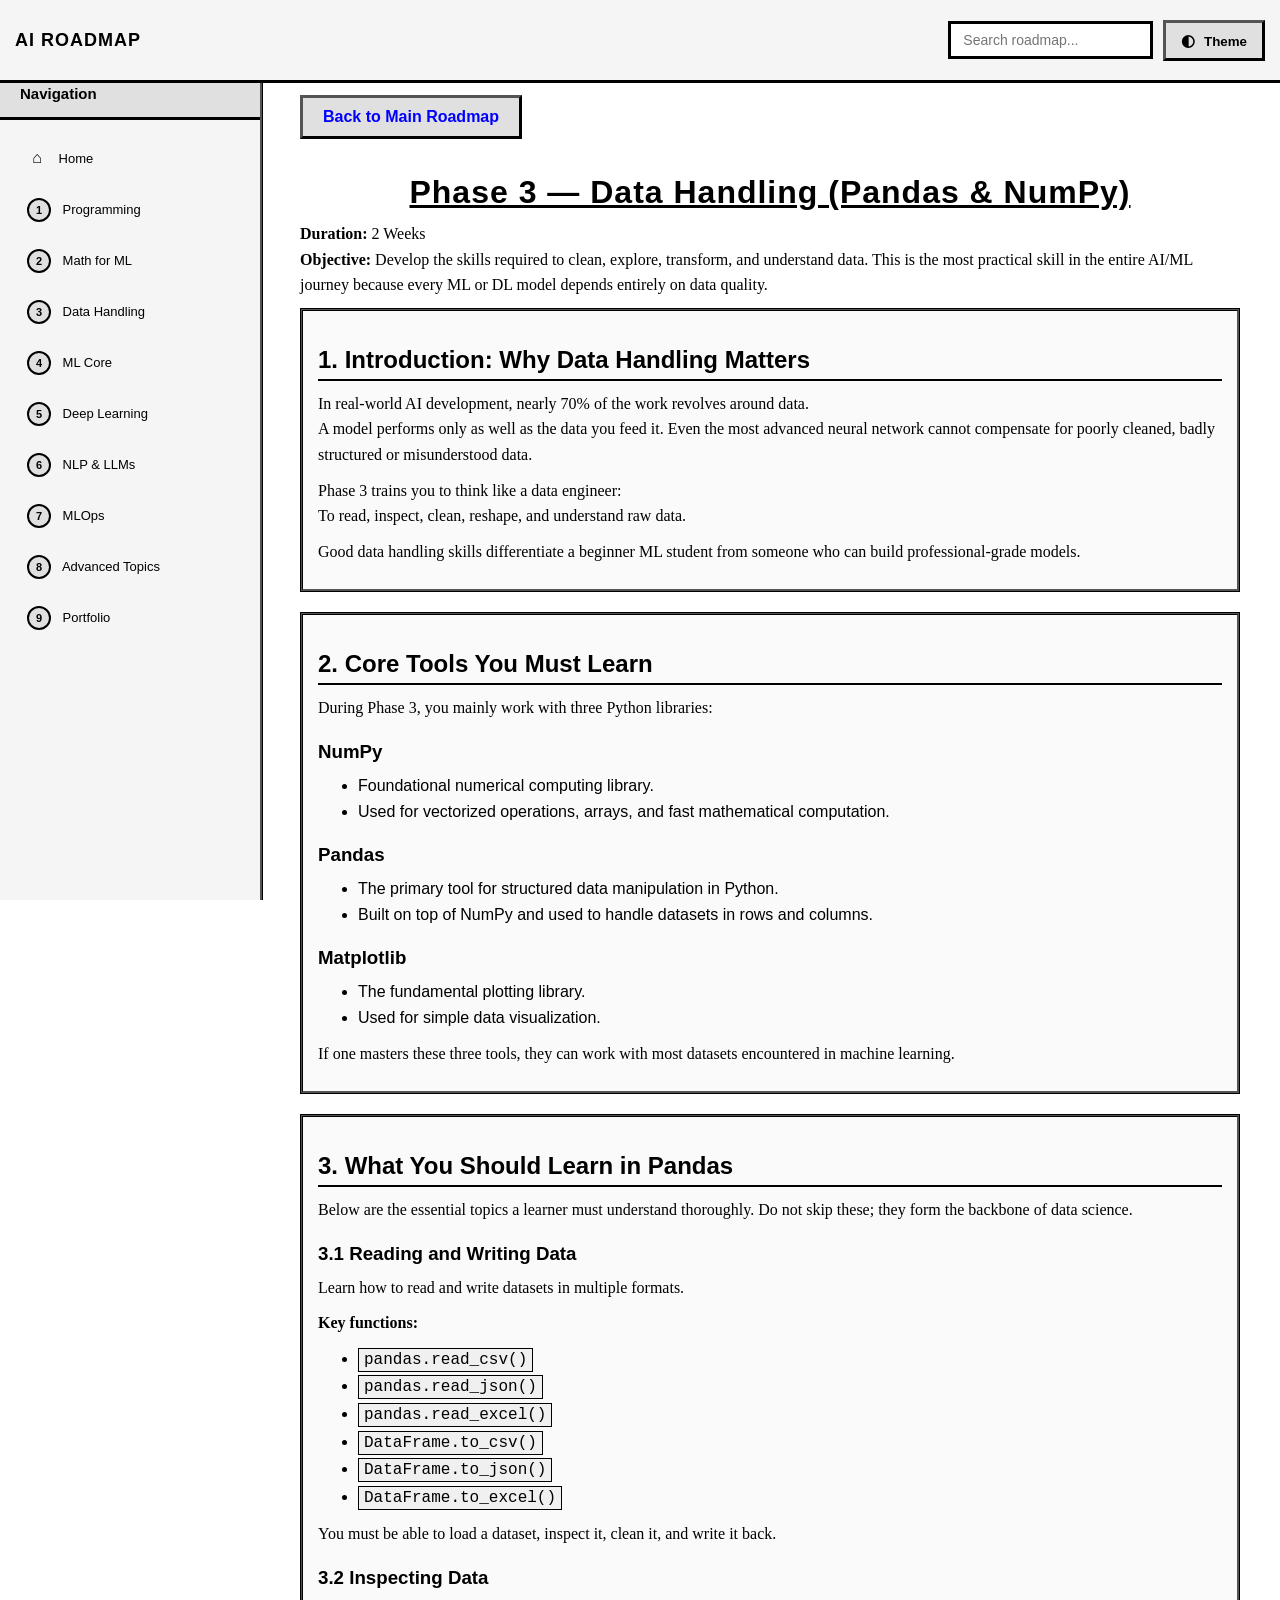
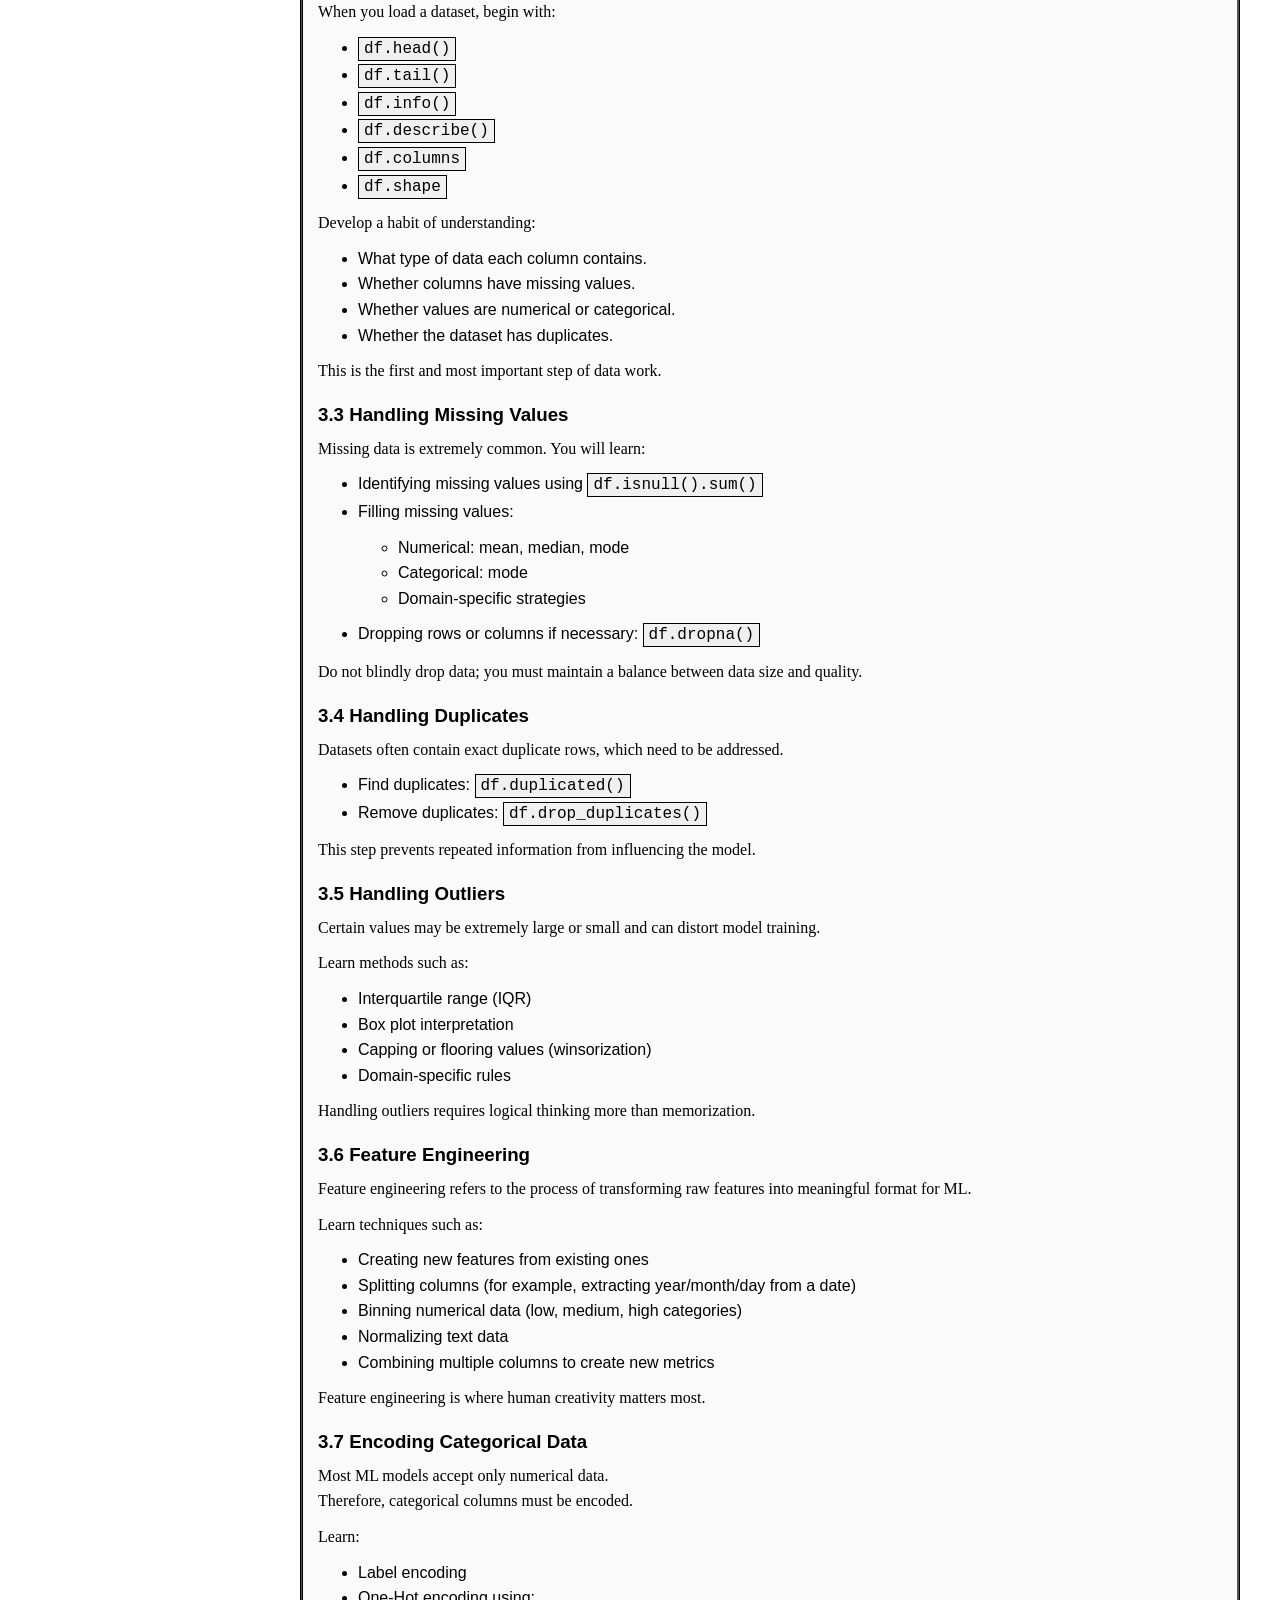
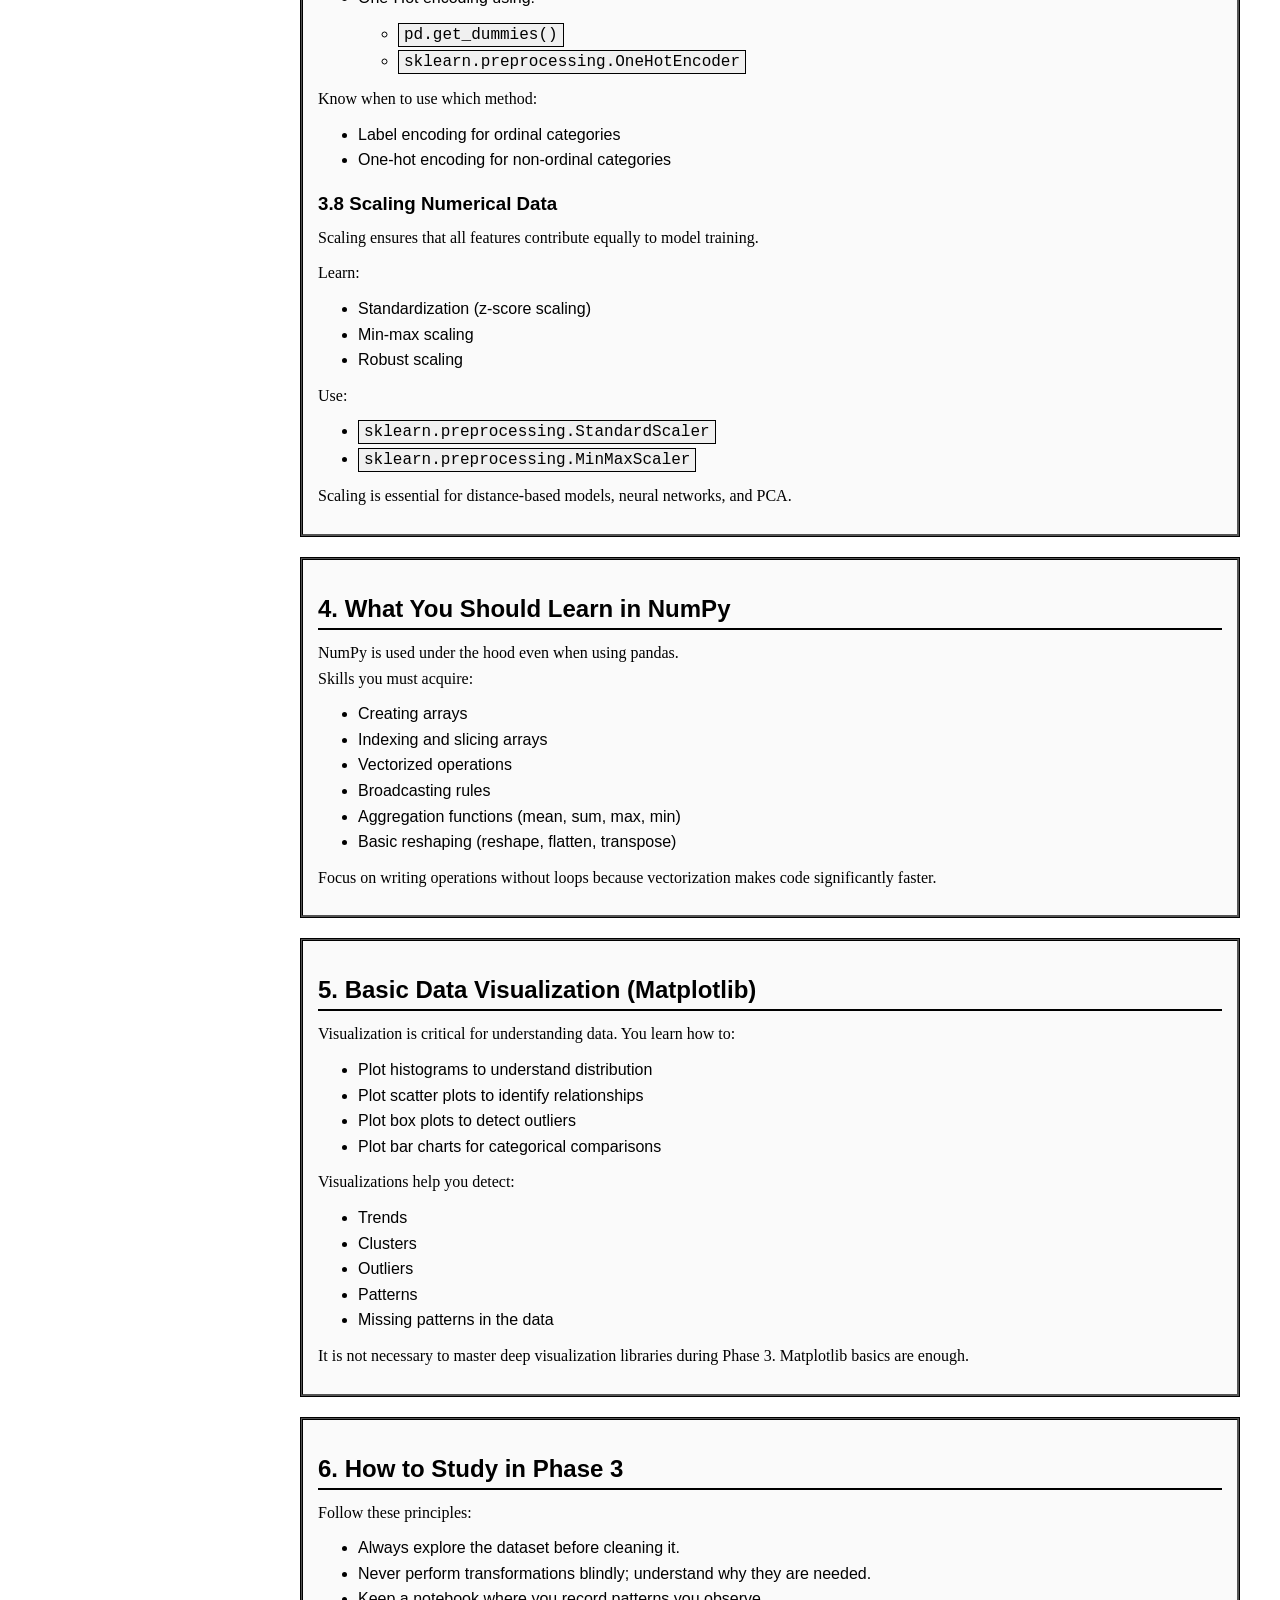
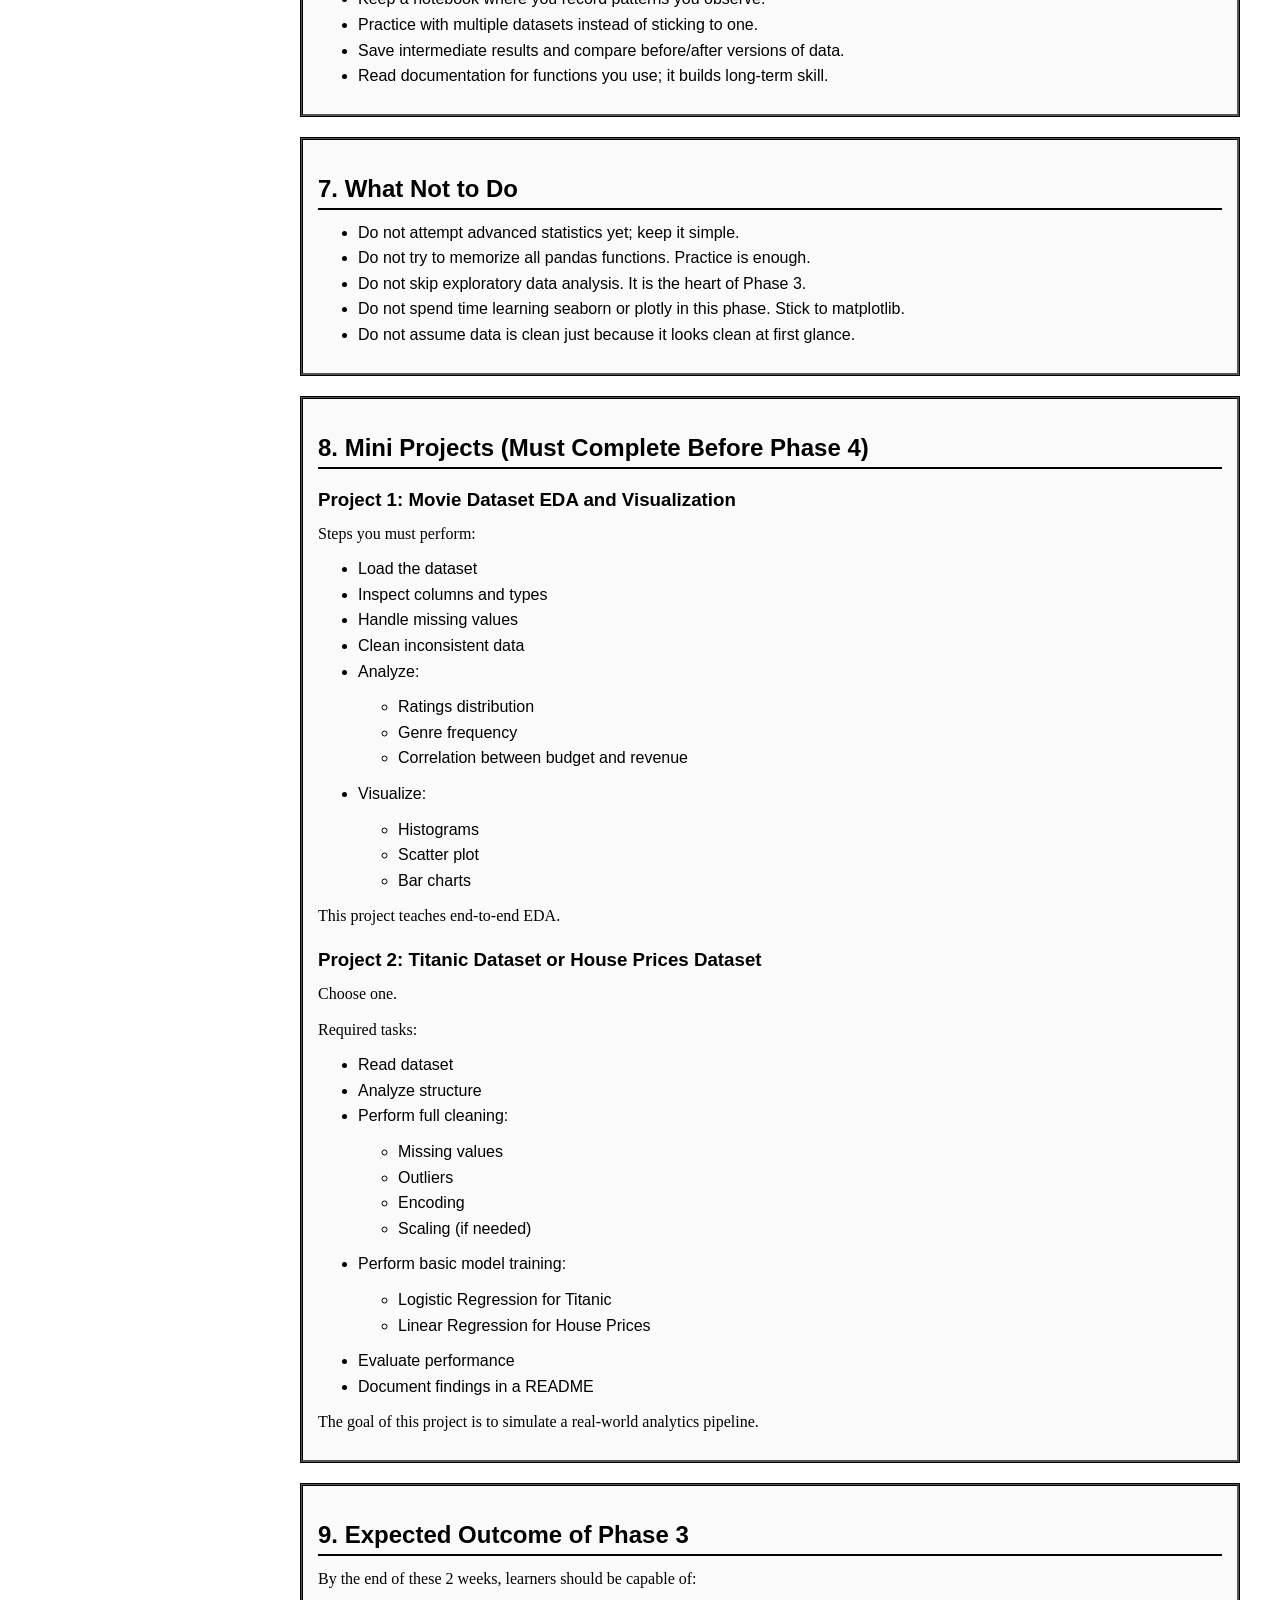
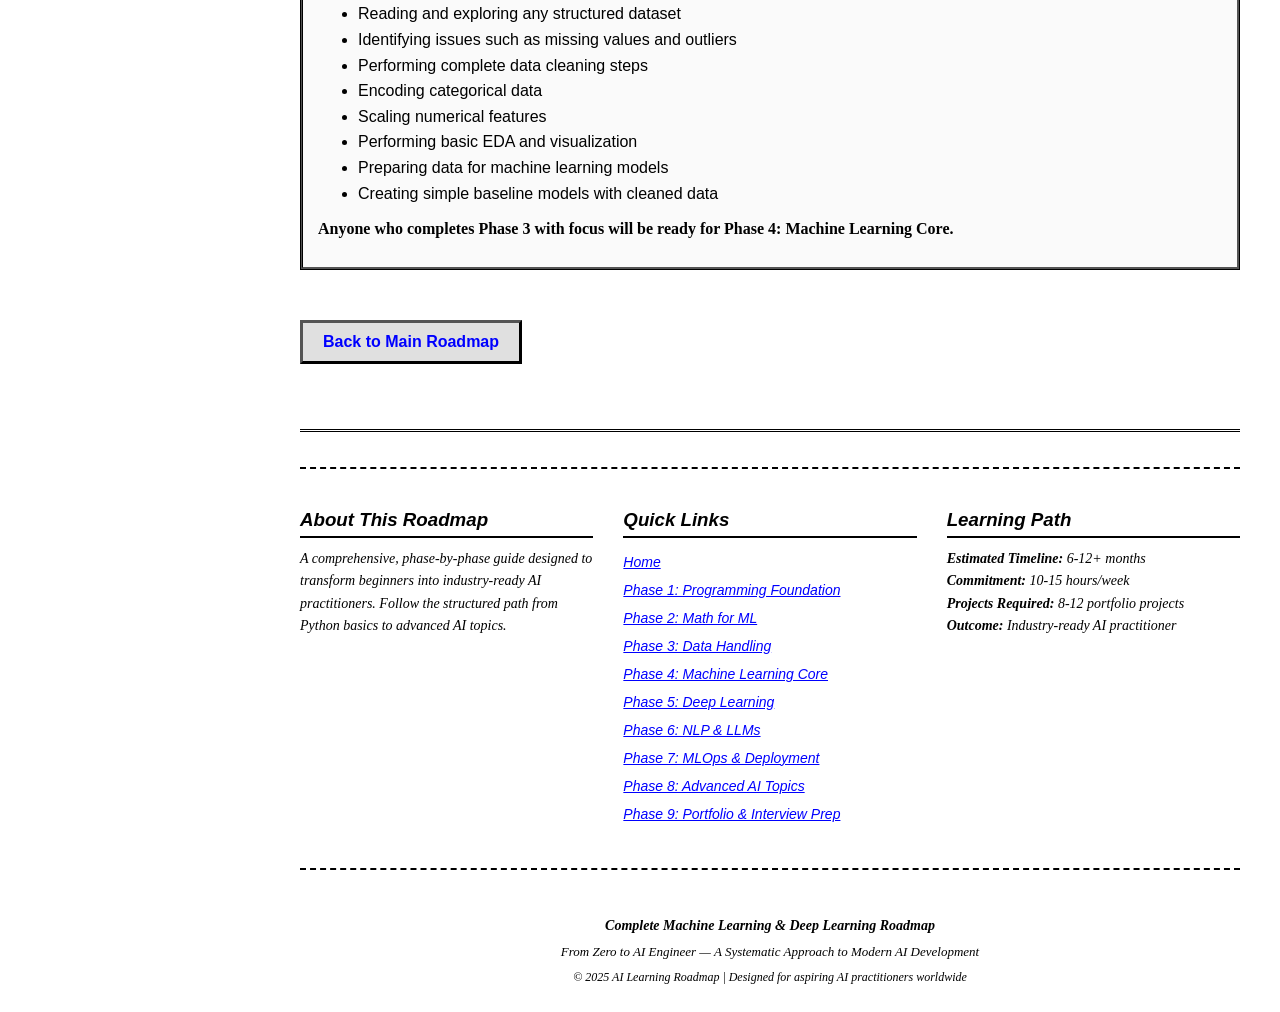
<file: phase3-detailed-guide.html>
﻿<!doctype html>
<html lang="en">

<head>
    <meta charset="utf-8">
    <meta name="viewport" content="width=device-width,initial-scale=1">
    <title>Phase 3 — Data Handling (Detailed Guide)</title>
    <link rel="stylesheet" href="shared-styles.css">
    <style>
        /* Page-specific styles */
        header {
            margin-bottom: 20px;
            padding-bottom: 15px;
            border-bottom: 3px double var(--border-color)
        }

        h1 {
            margin-top: 20px;
            margin-bottom: 10px;
            text-decoration: underline;
            text-align: center
        }

        h2 {
            margin-top: 20px;
            margin-bottom: 10px;
            border-bottom: 2px solid var(--border-color);
            padding-bottom: 5px
        }

        h3, h4 {
            margin-top: 20px;
            margin-bottom: 10px
        }

        p, ul {
            line-height: 1.6;
            margin: 10px 0
        }

        pre {
            margin: 10px 0
        }

        section {
            padding: 15px;
            margin-bottom: 20px;
            border: 3px ridge var(--border-color);
            background: var(--card-bg);
            position: relative
        }

        section::before {
            content: "";
            position: absolute;
            top: -3px;
            left: -3px;
            right: -3px;
            bottom: -3px;
            border: 1px solid var(--border-color);
            pointer-events: none
        }

        .meta {
            margin-bottom: 10px;
            font-style: italic;
            border-left: 3px solid var(--border-color);
            padding-left: 10px;
            font-family: 'Palatino Linotype', 'Book Antiqua', serif
        }
    </style>
</head>

<body>
<div id="progress-bar"></div>

<div id="top-toolbar">
    <div id="toolbar-left">
        <button id="menu-toggle">☰ Menu</button>
        <div style="font-weight:bold;font-size:18px;font-family:'Impact',sans-serif;letter-spacing:1px">AI ROADMAP</div>
    </div>
    <div id="toolbar-right">
        <div id="search-container">
            <input type="text" id="search-input" placeholder="Search roadmap..." />
            <div id="search-results"></div>
        </div>
        <button id="theme-toggle"><span class="theme-icon">◐</span> Theme</button>
    </div>
</div>

<nav id="sidebar">
    <h3>Navigation</h3>
    <ul>
        <li><a href="index.html"><span class="nav-icon">⌂</span> Home</a></li>
        <li><a href="index.html#phase1"><span class="nav-number">1</span> Programming</a></li>
        <li><a href="index.html#phase2"><span class="nav-number">2</span> Math for ML</a></li>
        <li><a href="index.html#phase3"><span class="nav-number">3</span> Data Handling</a></li>
        <li><a href="index.html#phase4"><span class="nav-number">4</span> ML Core</a></li>
        <li><a href="index.html#phase5"><span class="nav-number">5</span> Deep Learning</a></li>
        <li><a href="index.html#phase6"><span class="nav-number">6</span> NLP & LLMs</a></li>
        <li><a href="index.html#phase7"><span class="nav-number">7</span> MLOps</a></li>
        <li><a href="index.html#phase8"><span class="nav-number">8</span> Advanced Topics</a></li>
        <li><a href="index.html#phase9"><span class="nav-number">9</span> Portfolio</a></li>
    </ul>
</nav>

    <div class="container">
        <a href="index.html" class="back-link">Back to Main Roadmap</a>

        <h1>Phase 3 — Data Handling (Pandas & NumPy)</h1>

        <p><strong>Duration:</strong> 2 Weeks<br>
            <strong>Objective:</strong> Develop the skills required to clean, explore, transform, and understand data.
            This is the most practical skill in the entire AI/ML journey because every ML or DL model depends entirely
            on data quality.
        </p>

        <section>
            <h2>1. Introduction: Why Data Handling Matters</h2>
            <p>In real-world AI development, nearly 70% of the work revolves around data.<br>
                A model performs only as well as the data you feed it. Even the most advanced neural network cannot
                compensate for poorly cleaned, badly structured or misunderstood data.</p>

            <p>Phase 3 trains you to think like a data engineer:<br>
                To read, inspect, clean, reshape, and understand raw data.</p>

            <p>Good data handling skills differentiate a beginner ML student from someone who can build
                professional-grade models.</p>
        </section>

        <section>
            <h2>2. Core Tools You Must Learn</h2>
            <p>During Phase 3, you mainly work with three Python libraries:</p>

            <h3>NumPy</h3>
            <ul>
                <li>Foundational numerical computing library.</li>
                <li>Used for vectorized operations, arrays, and fast mathematical computation.</li>
            </ul>

            <h3>Pandas</h3>
            <ul>
                <li>The primary tool for structured data manipulation in Python.</li>
                <li>Built on top of NumPy and used to handle datasets in rows and columns.</li>
            </ul>

            <h3>Matplotlib</h3>
            <ul>
                <li>The fundamental plotting library.</li>
                <li>Used for simple data visualization.</li>
            </ul>

            <p>If one masters these three tools, they can work with most datasets encountered in machine learning.</p>
        </section>

        <section>
            <h2>3. What You Should Learn in Pandas</h2>
            <p>Below are the essential topics a learner must understand thoroughly. Do not skip these; they form the
                backbone of data science.</p>

            <h3>3.1 Reading and Writing Data</h3>
            <p>Learn how to read and write datasets in multiple formats.</p>
            <p><strong>Key functions:</strong></p>
            <ul>
                <li><code>pandas.read_csv()</code></li>
                <li><code>pandas.read_json()</code></li>
                <li><code>pandas.read_excel()</code></li>
                <li><code>DataFrame.to_csv()</code></li>
                <li><code>DataFrame.to_json()</code></li>
                <li><code>DataFrame.to_excel()</code></li>
            </ul>
            <p>You must be able to load a dataset, inspect it, clean it, and write it back.</p>

            <h3>3.2 Inspecting Data</h3>
            <p>When you load a dataset, begin with:</p>
            <ul>
                <li><code>df.head()</code></li>
                <li><code>df.tail()</code></li>
                <li><code>df.info()</code></li>
                <li><code>df.describe()</code></li>
                <li><code>df.columns</code></li>
                <li><code>df.shape</code></li>
            </ul>
            <p>Develop a habit of understanding:</p>
            <ul>
                <li>What type of data each column contains.</li>
                <li>Whether columns have missing values.</li>
                <li>Whether values are numerical or categorical.</li>
                <li>Whether the dataset has duplicates.</li>
            </ul>
            <p>This is the first and most important step of data work.</p>

            <h3>3.3 Handling Missing Values</h3>
            <p>Missing data is extremely common. You will learn:</p>
            <ul>
                <li>Identifying missing values using <code>df.isnull().sum()</code></li>
                <li>Filling missing values:
                    <ul>
                        <li>Numerical: mean, median, mode</li>
                        <li>Categorical: mode</li>
                        <li>Domain-specific strategies</li>
                    </ul>
                </li>
                <li>Dropping rows or columns if necessary: <code>df.dropna()</code></li>
            </ul>
            <p>Do not blindly drop data; you must maintain a balance between data size and quality.</p>

            <h3>3.4 Handling Duplicates</h3>
            <p>Datasets often contain exact duplicate rows, which need to be addressed.</p>
            <ul>
                <li>Find duplicates: <code>df.duplicated()</code></li>
                <li>Remove duplicates: <code>df.drop_duplicates()</code></li>
            </ul>
            <p>This step prevents repeated information from influencing the model.</p>

            <h3>3.5 Handling Outliers</h3>
            <p>Certain values may be extremely large or small and can distort model training.</p>
            <p>Learn methods such as:</p>
            <ul>
                <li>Interquartile range (IQR)</li>
                <li>Box plot interpretation</li>
                <li>Capping or flooring values (winsorization)</li>
                <li>Domain-specific rules</li>
            </ul>
            <p>Handling outliers requires logical thinking more than memorization.</p>

            <h3>3.6 Feature Engineering</h3>
            <p>Feature engineering refers to the process of transforming raw features into meaningful format for ML.</p>
            <p>Learn techniques such as:</p>
            <ul>
                <li>Creating new features from existing ones</li>
                <li>Splitting columns (for example, extracting year/month/day from a date)</li>
                <li>Binning numerical data (low, medium, high categories)</li>
                <li>Normalizing text data</li>
                <li>Combining multiple columns to create new metrics</li>
            </ul>
            <p>Feature engineering is where human creativity matters most.</p>

            <h3>3.7 Encoding Categorical Data</h3>
            <p>Most ML models accept only numerical data.<br>
                Therefore, categorical columns must be encoded.</p>
            <p>Learn:</p>
            <ul>
                <li>Label encoding</li>
                <li>One-Hot encoding using:
                    <ul>
                        <li><code>pd.get_dummies()</code></li>
                        <li><code>sklearn.preprocessing.OneHotEncoder</code></li>
                    </ul>
                </li>
            </ul>
            <p>Know when to use which method:</p>
            <ul>
                <li>Label encoding for ordinal categories</li>
                <li>One-hot encoding for non-ordinal categories</li>
            </ul>

            <h3>3.8 Scaling Numerical Data</h3>
            <p>Scaling ensures that all features contribute equally to model training.</p>
            <p>Learn:</p>
            <ul>
                <li>Standardization (z-score scaling)</li>
                <li>Min-max scaling</li>
                <li>Robust scaling</li>
            </ul>
            <p>Use:</p>
            <ul>
                <li><code>sklearn.preprocessing.StandardScaler</code></li>
                <li><code>sklearn.preprocessing.MinMaxScaler</code></li>
            </ul>
            <p>Scaling is essential for distance-based models, neural networks, and PCA.</p>
        </section>

        <section>
            <h2>4. What You Should Learn in NumPy</h2>
            <p>NumPy is used under the hood even when using pandas.<br>
                Skills you must acquire:</p>
            <ul>
                <li>Creating arrays</li>
                <li>Indexing and slicing arrays</li>
                <li>Vectorized operations</li>
                <li>Broadcasting rules</li>
                <li>Aggregation functions (mean, sum, max, min)</li>
                <li>Basic reshaping (reshape, flatten, transpose)</li>
            </ul>
            <p>Focus on writing operations without loops because vectorization makes code significantly faster.</p>
        </section>

        <section>
            <h2>5. Basic Data Visualization (Matplotlib)</h2>
            <p>Visualization is critical for understanding data. You learn how to:</p>
            <ul>
                <li>Plot histograms to understand distribution</li>
                <li>Plot scatter plots to identify relationships</li>
                <li>Plot box plots to detect outliers</li>
                <li>Plot bar charts for categorical comparisons</li>
            </ul>
            <p>Visualizations help you detect:</p>
            <ul>
                <li>Trends</li>
                <li>Clusters</li>
                <li>Outliers</li>
                <li>Patterns</li>
                <li>Missing patterns in the data</li>
            </ul>
            <p>It is not necessary to master deep visualization libraries during Phase 3. Matplotlib basics are enough.
            </p>
        </section>

        <section>
            <h2>6. How to Study in Phase 3</h2>
            <p>Follow these principles:</p>
            <ul>
                <li>Always explore the dataset before cleaning it.</li>
                <li>Never perform transformations blindly; understand why they are needed.</li>
                <li>Keep a notebook where you record patterns you observe.</li>
                <li>Practice with multiple datasets instead of sticking to one.</li>
                <li>Save intermediate results and compare before/after versions of data.</li>
                <li>Read documentation for functions you use; it builds long-term skill.</li>
            </ul>
        </section>

        <section>
            <h2>7. What Not to Do</h2>
            <ul>
                <li>Do not attempt advanced statistics yet; keep it simple.</li>
                <li>Do not try to memorize all pandas functions. Practice is enough.</li>
                <li>Do not skip exploratory data analysis. It is the heart of Phase 3.</li>
                <li>Do not spend time learning seaborn or plotly in this phase. Stick to matplotlib.</li>
                <li>Do not assume data is clean just because it looks clean at first glance.</li>
            </ul>
        </section>

        <section>
            <h2>8. Mini Projects (Must Complete Before Phase 4)</h2>

            <h3>Project 1: Movie Dataset EDA and Visualization</h3>
            <p>Steps you must perform:</p>
            <ul>
                <li>Load the dataset</li>
                <li>Inspect columns and types</li>
                <li>Handle missing values</li>
                <li>Clean inconsistent data</li>
                <li>Analyze:
                    <ul>
                        <li>Ratings distribution</li>
                        <li>Genre frequency</li>
                        <li>Correlation between budget and revenue</li>
                    </ul>
                </li>
                <li>Visualize:
                    <ul>
                        <li>Histograms</li>
                        <li>Scatter plot</li>
                        <li>Bar charts</li>
                    </ul>
                </li>
            </ul>
            <p>This project teaches end-to-end EDA.</p>

            <h3>Project 2: Titanic Dataset or House Prices Dataset</h3>
            <p>Choose one.</p>
            <p>Required tasks:</p>
            <ul>
                <li>Read dataset</li>
                <li>Analyze structure</li>
                <li>Perform full cleaning:
                    <ul>
                        <li>Missing values</li>
                        <li>Outliers</li>
                        <li>Encoding</li>
                        <li>Scaling (if needed)</li>
                    </ul>
                </li>
                <li>Perform basic model training:
                    <ul>
                        <li>Logistic Regression for Titanic</li>
                        <li>Linear Regression for House Prices</li>
                    </ul>
                </li>
                <li>Evaluate performance</li>
                <li>Document findings in a README</li>
            </ul>
            <p>The goal of this project is to simulate a real-world analytics pipeline.</p>
        </section>

        <section>
            <h2>9. Expected Outcome of Phase 3</h2>
            <p>By the end of these 2 weeks, learners should be capable of:</p>
            <ul>
                <li>Reading and exploring any structured dataset</li>
                <li>Identifying issues such as missing values and outliers</li>
                <li>Performing complete data cleaning steps</li>
                <li>Encoding categorical data</li>
                <li>Scaling numerical features</li>
                <li>Performing basic EDA and visualization</li>
                <li>Preparing data for machine learning models</li>
                <li>Creating simple baseline models with cleaned data</li>
            </ul>
            <p><strong>Anyone who completes Phase 3 with focus will be ready for Phase 4: Machine Learning
                    Core.</strong></p>
        </section>

        <a href="index.html" class="back-link" style="margin-top: 30px">Back to Main Roadmap</a>        <footer>
            <hr>
            <div class="footer-grid">
                <div>
                    <h3>About This Roadmap</h3>
                    <p>
                        A comprehensive, phase-by-phase guide designed to transform beginners into industry-ready AI practitioners. 
                        Follow the structured path from Python basics to advanced AI topics.
                    </p>
                </div>
                <div>
                    <h3>Quick Links</h3>
                    <ul>
                        <li><a href="index.html">Home</a></li>
                        <li><a href="index.html#phase1">Phase 1: Programming Foundation</a></li>
                        <li><a href="index.html#phase2">Phase 2: Math for ML</a></li>
                        <li><a href="index.html#phase3">Phase 3: Data Handling</a></li>
                        <li><a href="index.html#phase4">Phase 4: Machine Learning Core</a></li>
                        <li><a href="index.html#phase5">Phase 5: Deep Learning</a></li>
                        <li><a href="index.html#phase6">Phase 6: NLP & LLMs</a></li>
                        <li><a href="index.html#phase7">Phase 7: MLOps & Deployment</a></li>
                        <li><a href="index.html#phase8">Phase 8: Advanced AI Topics</a></li>
                        <li><a href="index.html#phase9">Phase 9: Portfolio & Interview Prep</a></li>
                    </ul>
                </div>
                <div>
                    <h3>Learning Path</h3>
                    <p>
                        <strong>Estimated Timeline:</strong> 6-12+ months<br>
                        <strong>Commitment:</strong> 10-15 hours/week<br>
                        <strong>Projects Required:</strong> 8-12 portfolio projects<br>
                        <strong>Outcome:</strong> Industry-ready AI practitioner
                    </p>
                </div>
            </div>
            <hr>
            <div class="footer-bottom">
                <p style="font-size: 14px;">
                    <strong>Complete Machine Learning & Deep Learning Roadmap</strong>
                </p>
                <p style="font-size: 13px;">
                    From Zero to AI Engineer — A Systematic Approach to Modern AI Development
                </p>
                <p style="font-size: 12px;">
                    © 2025 AI Learning Roadmap | Designed for aspiring AI practitioners worldwide
                </p>
            </div>
        </footer>
    </div>
<script src="shared-scripts.js"></script>
</body>

</html>
</file>
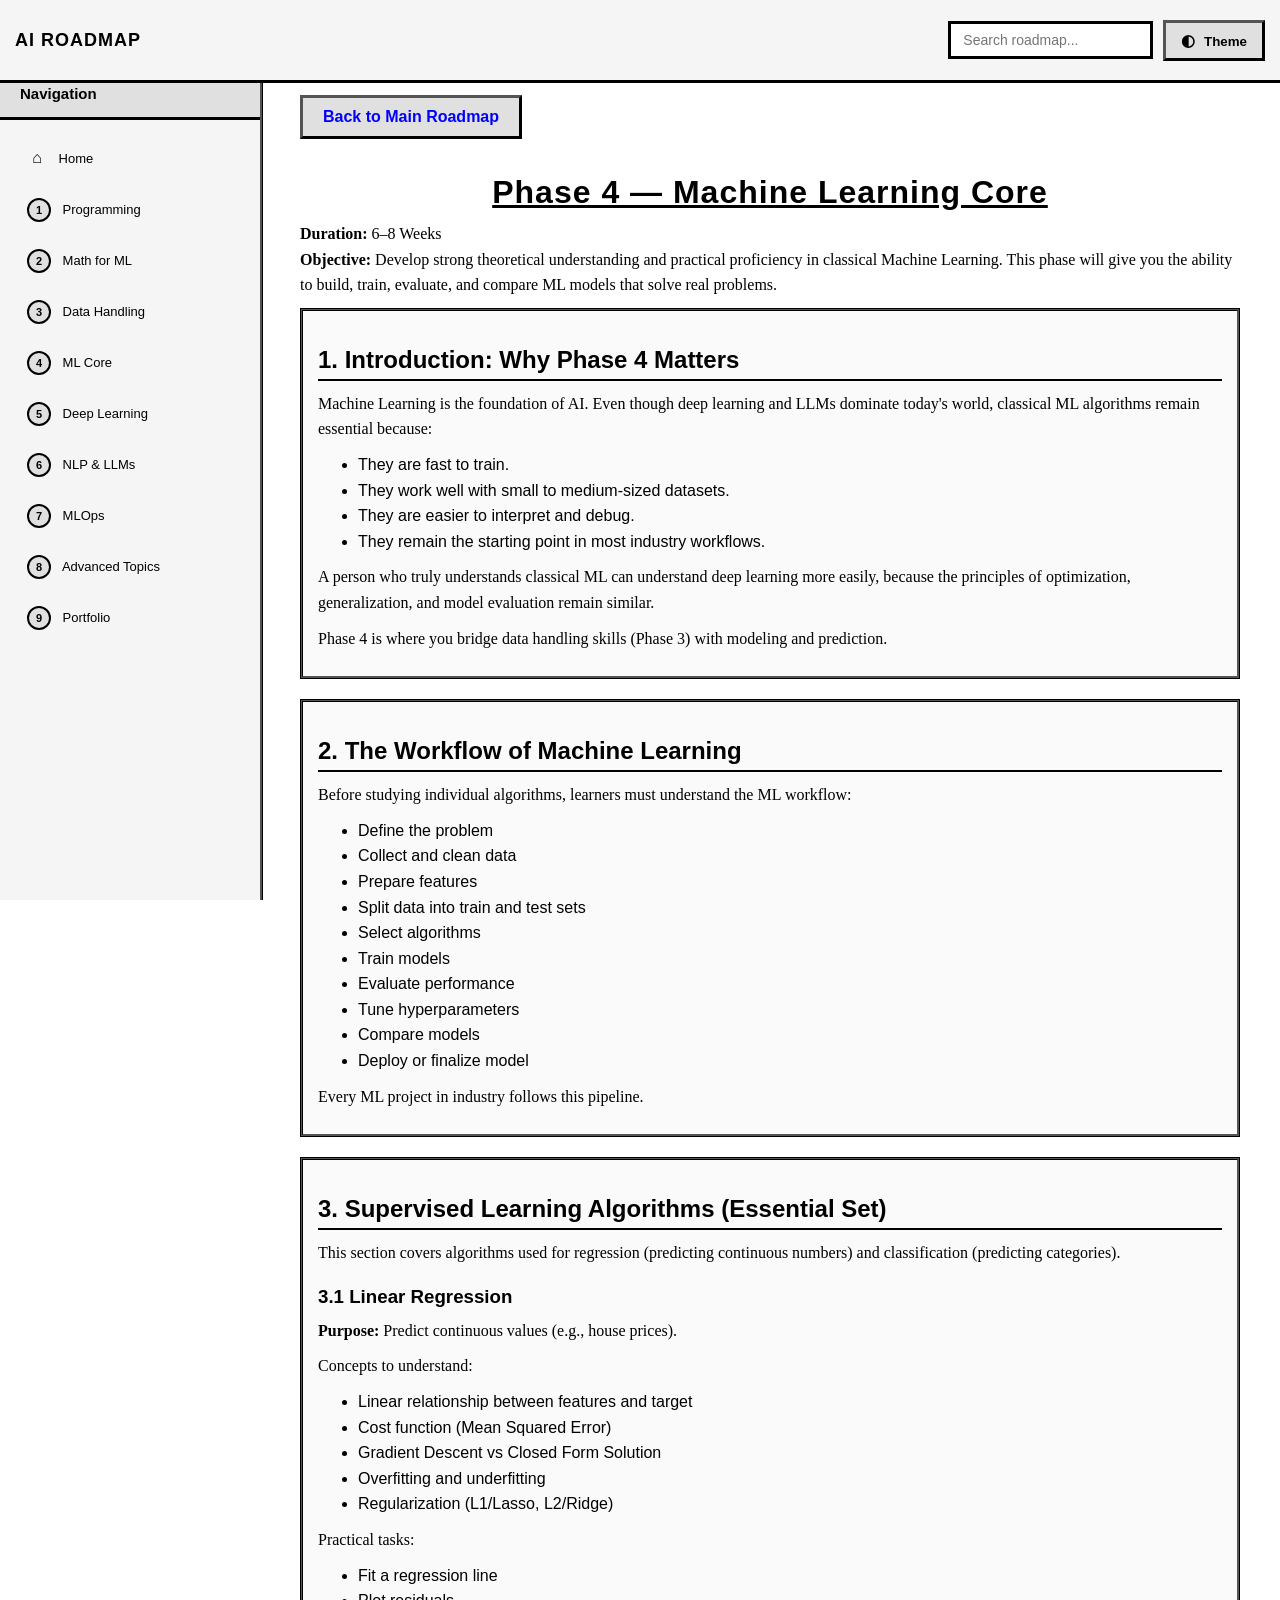
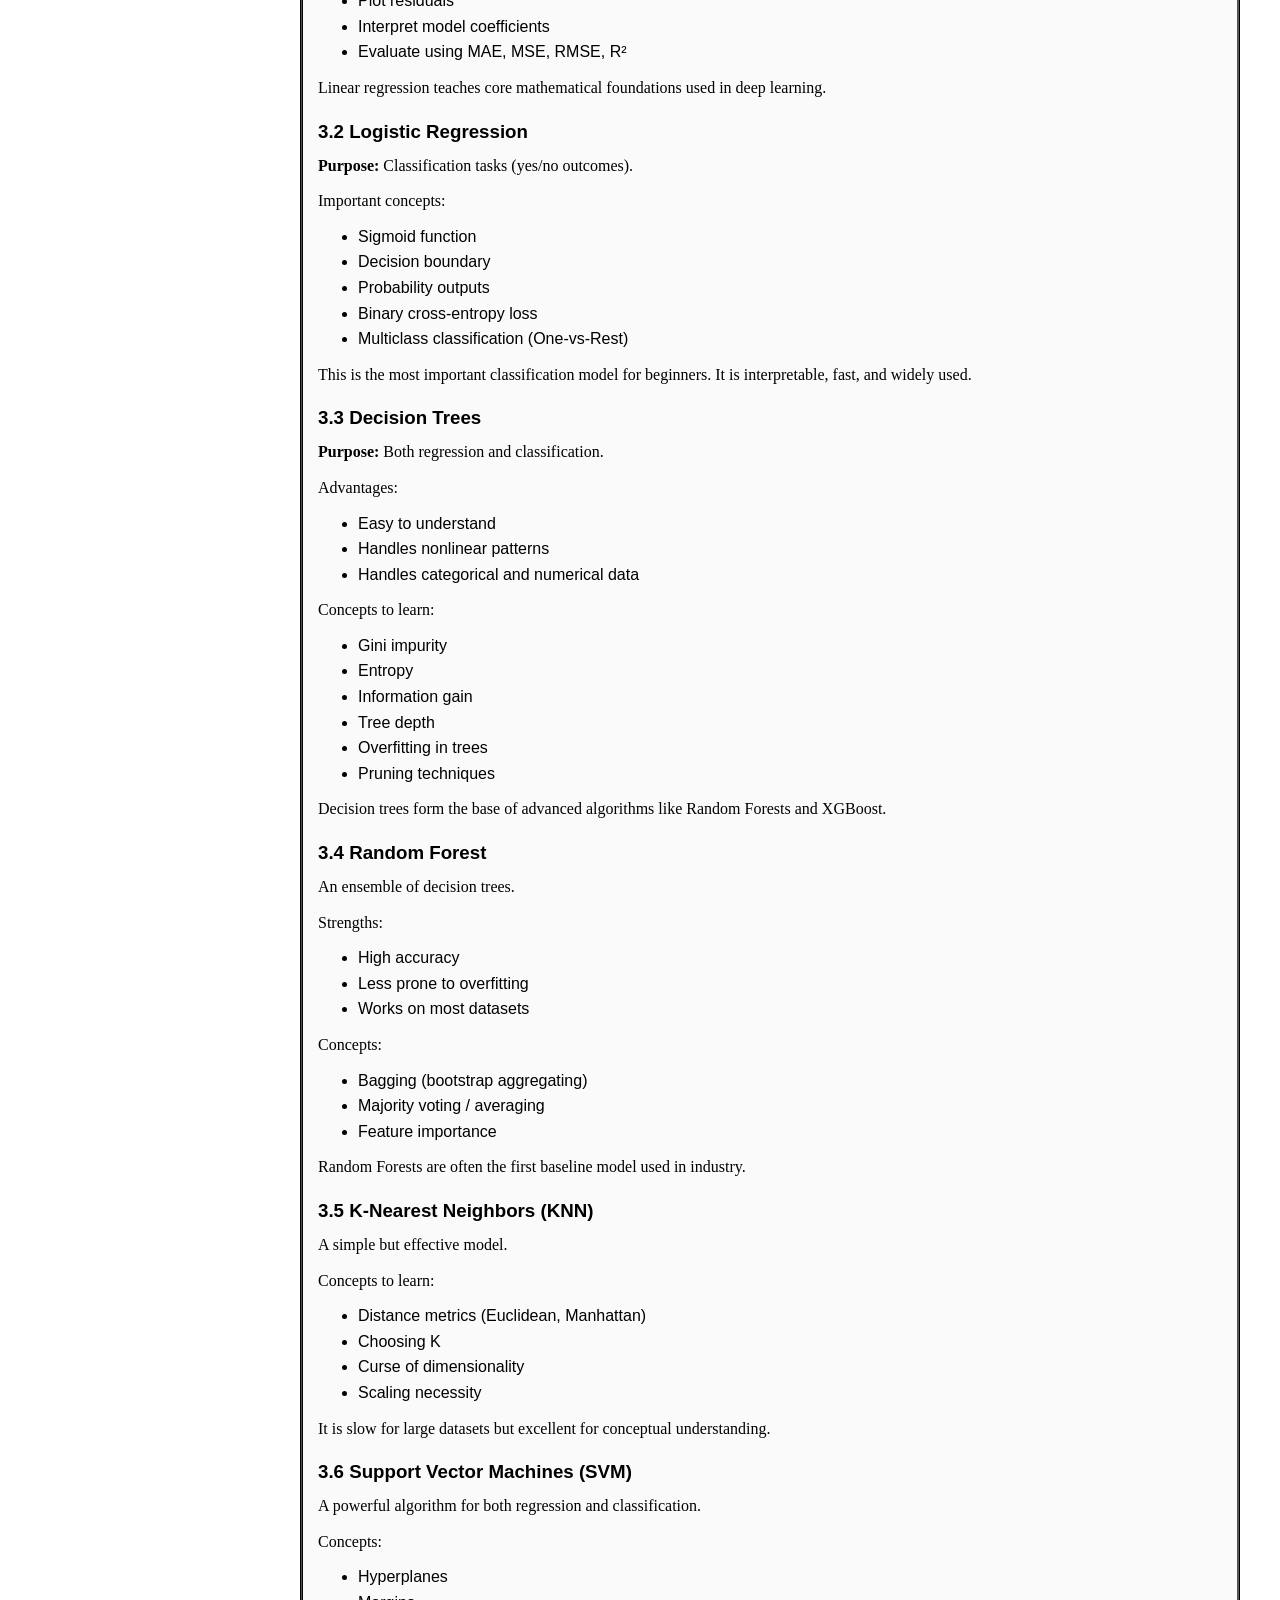
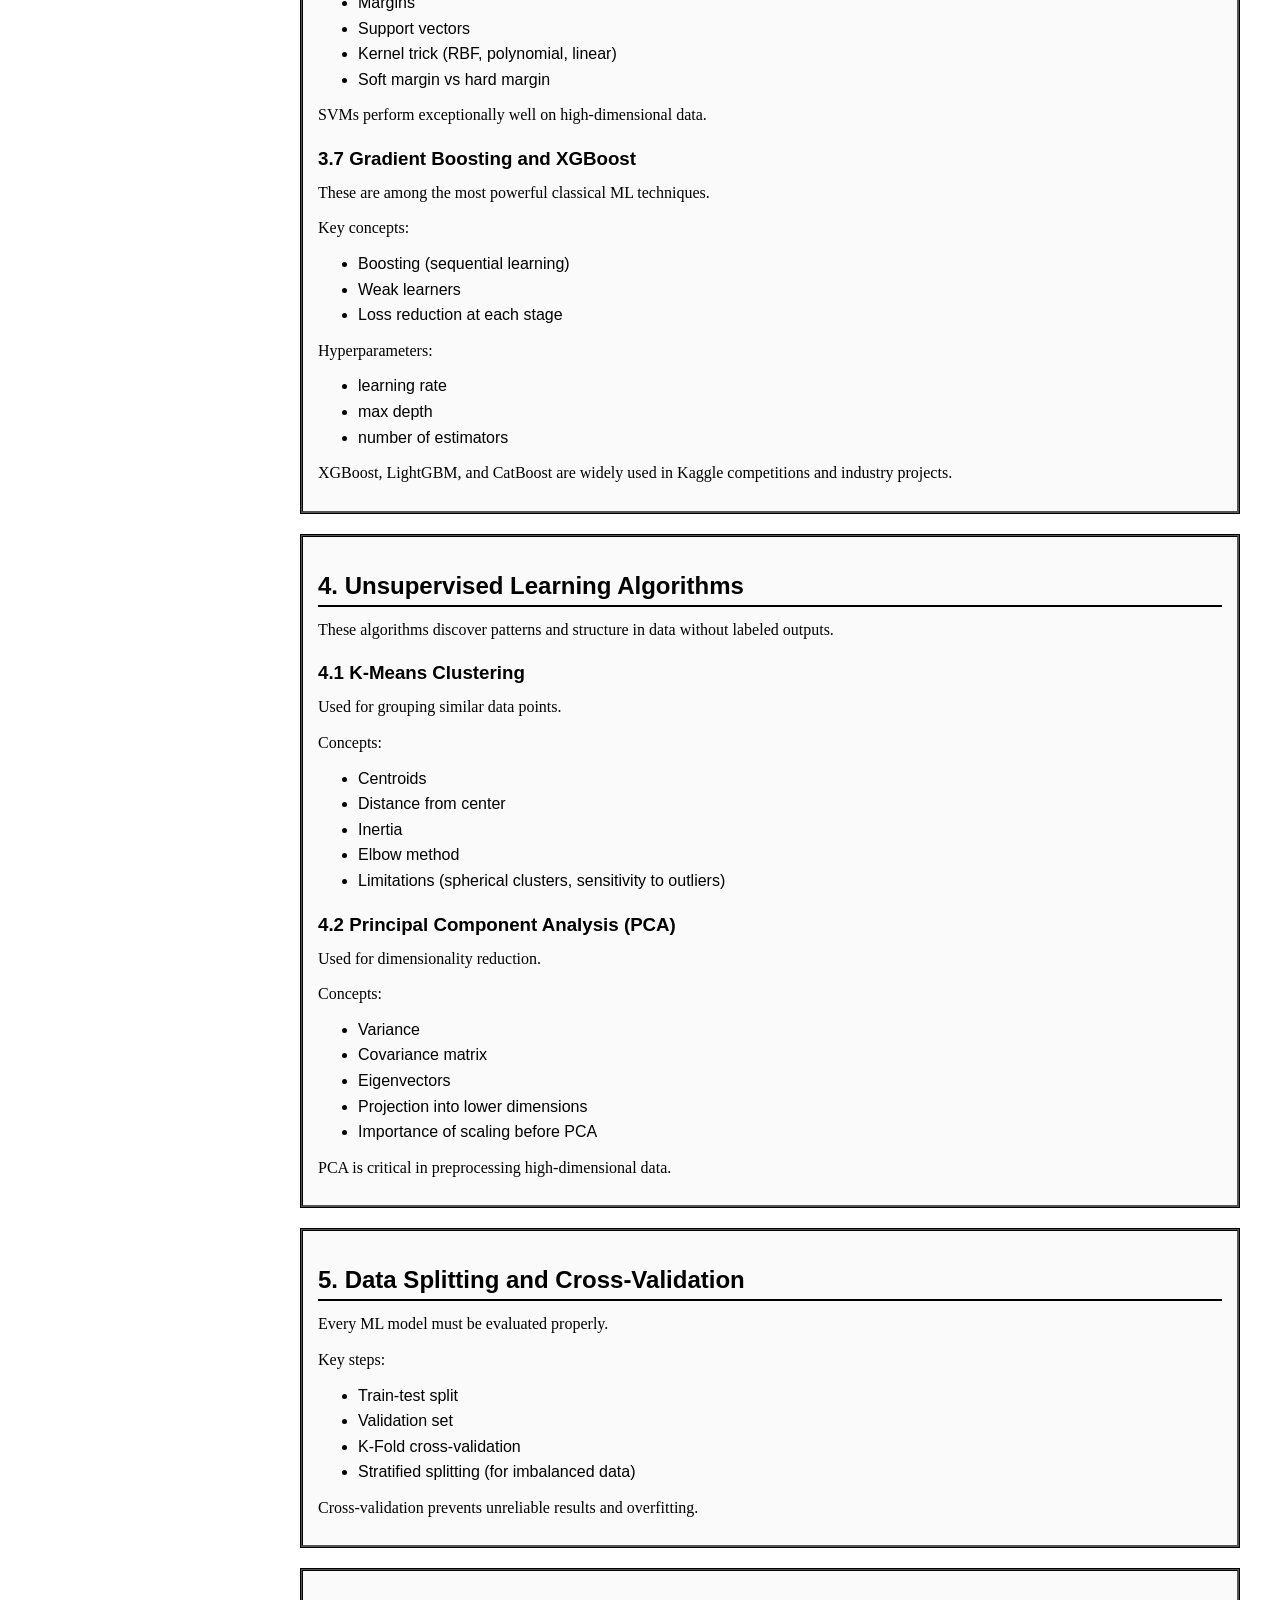
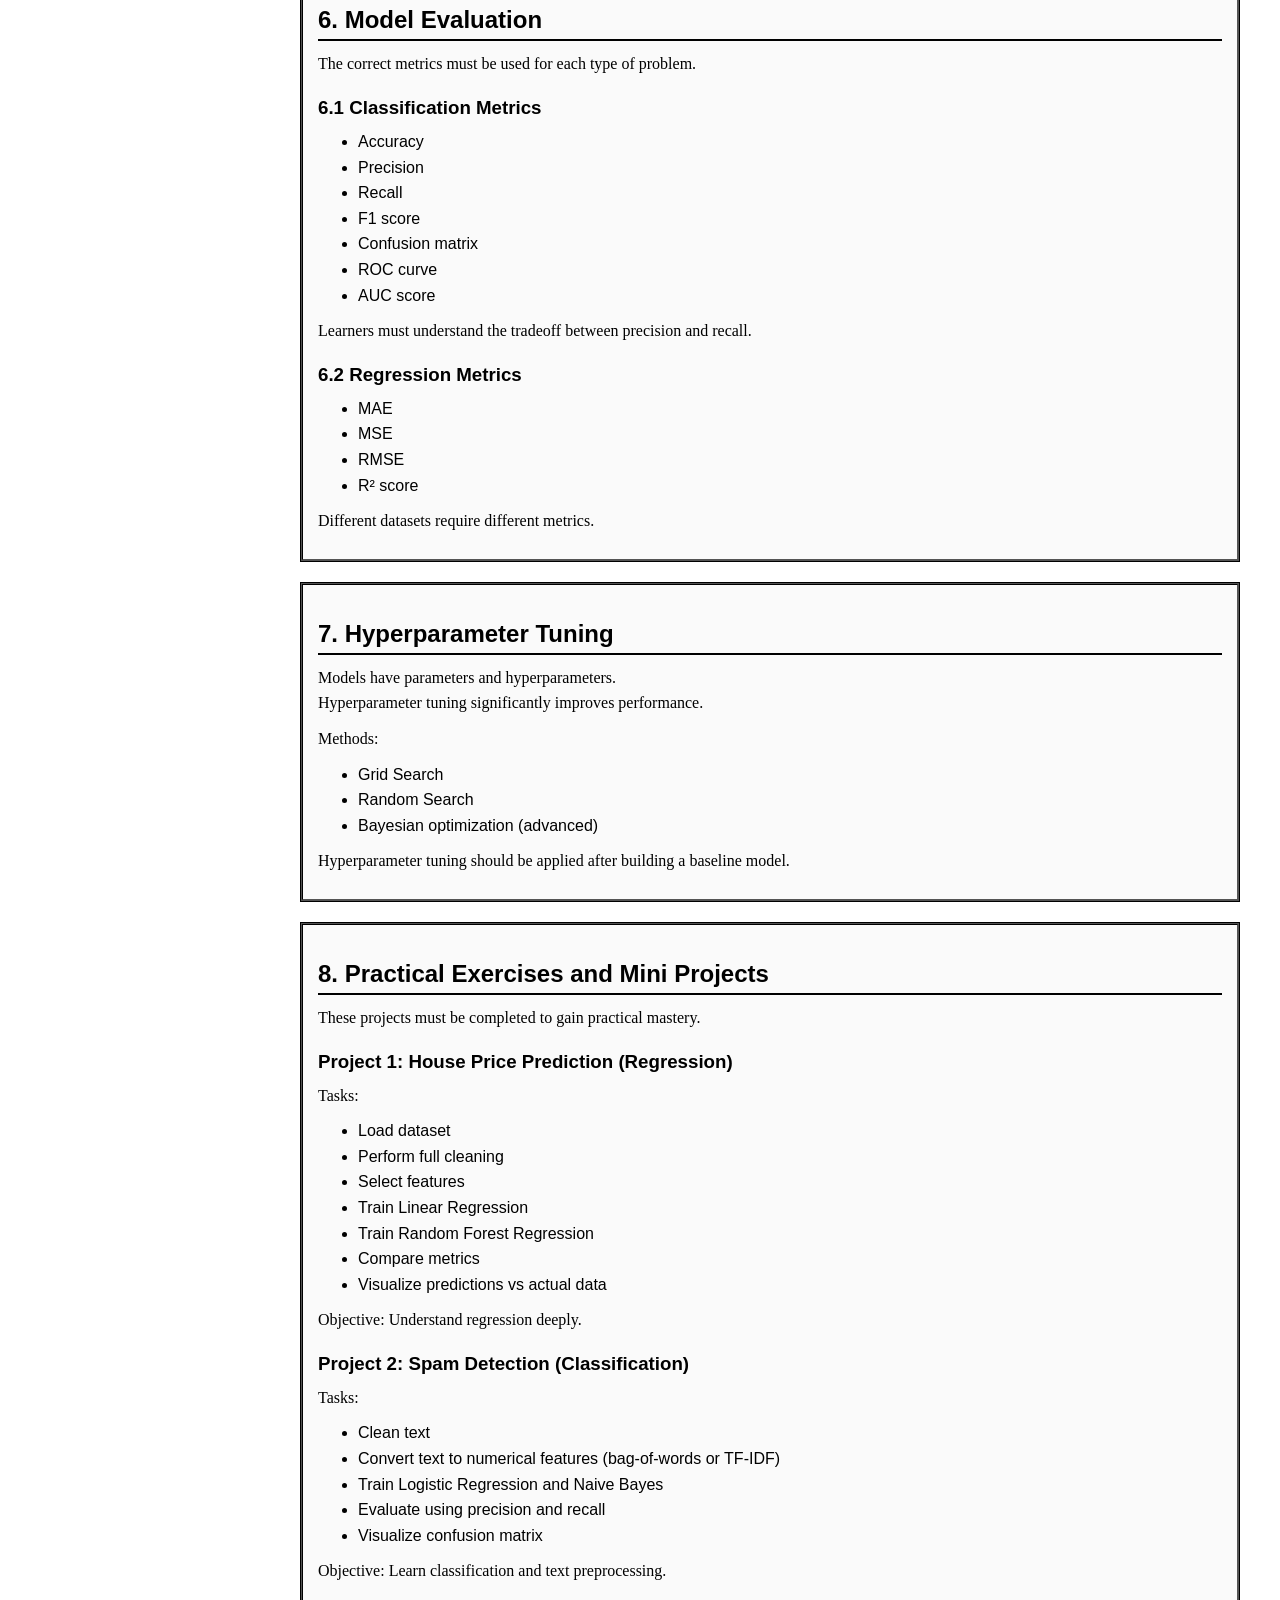
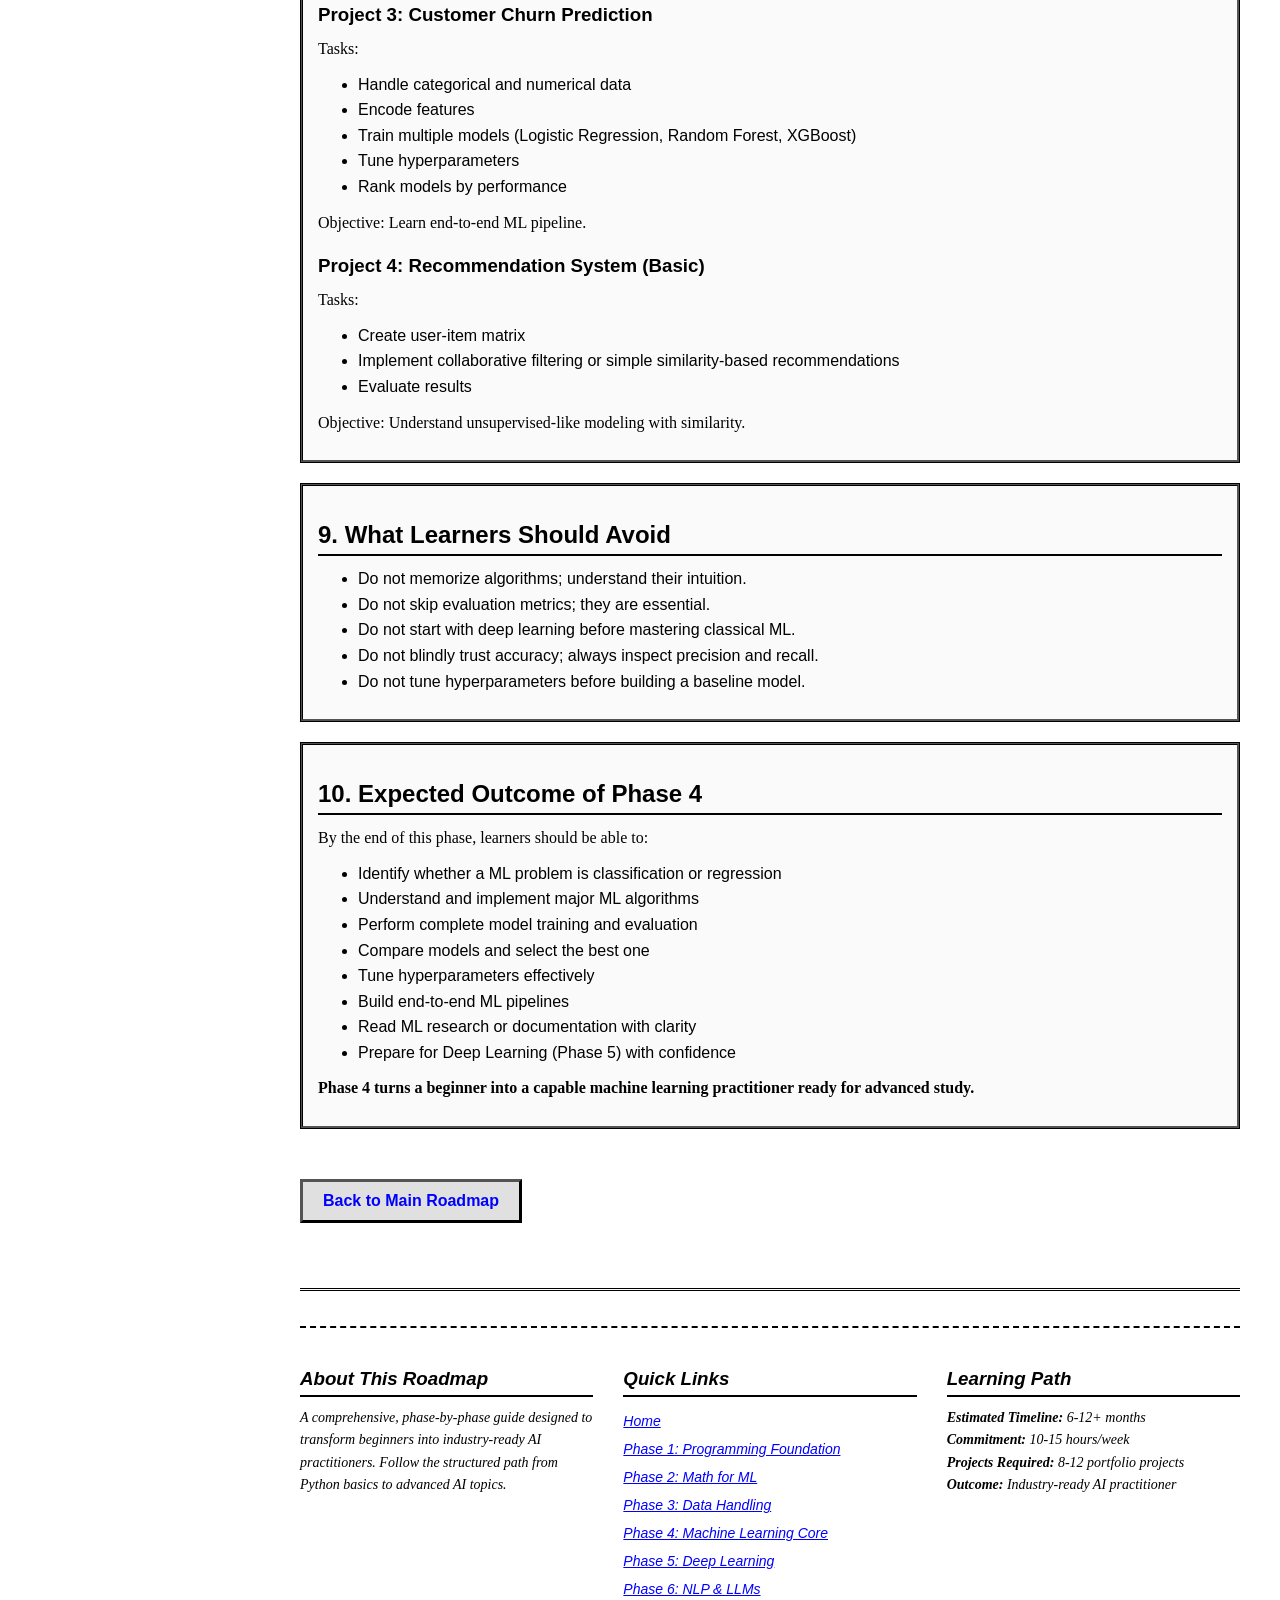
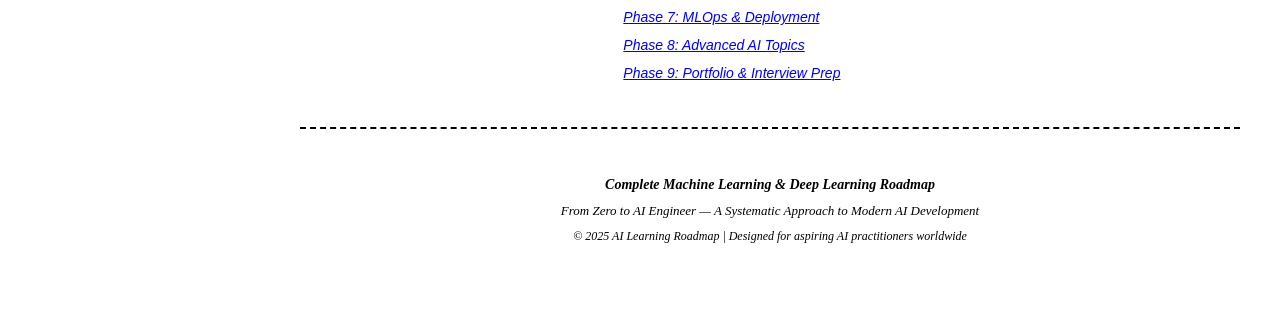
<file: phase4-detailed-guide.html>
﻿<!doctype html>
<html lang="en">

<head>
    <meta charset="utf-8">
    <meta name="viewport" content="width=device-width,initial-scale=1">
    <title>Phase 4 — Machine Learning Core (Detailed Guide)</title>
    <link rel="stylesheet" href="shared-styles.css">
    <style>
        /* Page-specific styles */
        header {
            margin-bottom: 20px;
            padding-bottom: 15px;
            border-bottom: 3px double var(--border-color)
        }

        h1 {
            margin-top: 20px;
            margin-bottom: 10px;
            text-decoration: underline;
            text-align: center
        }

        h2 {
            margin-top: 20px;
            margin-bottom: 10px;
            border-bottom: 2px solid var(--border-color);
            padding-bottom: 5px
        }

        h3, h4 {
            margin-top: 20px;
            margin-bottom: 10px
        }

        p, ul {
            line-height: 1.6;
            margin: 10px 0
        }

        pre {
            margin: 10px 0
        }

        section {
            padding: 15px;
            margin-bottom: 20px;
            border: 3px ridge var(--border-color);
            background: var(--card-bg);
            position: relative
        }

        section::before {
            content: "";
            position: absolute;
            top: -3px;
            left: -3px;
            right: -3px;
            bottom: -3px;
            border: 1px solid var(--border-color);
            pointer-events: none
        }

        .meta {
            margin-bottom: 10px;
            font-style: italic;
            border-left: 3px solid var(--border-color);
            padding-left: 10px;
            font-family: 'Palatino Linotype', 'Book Antiqua', serif
        }
    </style>
</head>

<body>
<div id="progress-bar"></div>

<div id="top-toolbar">
    <div id="toolbar-left">
        <button id="menu-toggle">☰ Menu</button>
        <div style="font-weight:bold;font-size:18px;font-family:'Impact',sans-serif;letter-spacing:1px">AI ROADMAP</div>
    </div>
    <div id="toolbar-right">
        <div id="search-container">
            <input type="text" id="search-input" placeholder="Search roadmap..." />
            <div id="search-results"></div>
        </div>
        <button id="theme-toggle"><span class="theme-icon">◐</span> Theme</button>
    </div>
</div>

<nav id="sidebar">
    <h3>Navigation</h3>
    <ul>
        <li><a href="index.html"><span class="nav-icon">⌂</span> Home</a></li>
        <li><a href="index.html#phase1"><span class="nav-number">1</span> Programming</a></li>
        <li><a href="index.html#phase2"><span class="nav-number">2</span> Math for ML</a></li>
        <li><a href="index.html#phase3"><span class="nav-number">3</span> Data Handling</a></li>
        <li><a href="index.html#phase4"><span class="nav-number">4</span> ML Core</a></li>
        <li><a href="index.html#phase5"><span class="nav-number">5</span> Deep Learning</a></li>
        <li><a href="index.html#phase6"><span class="nav-number">6</span> NLP & LLMs</a></li>
        <li><a href="index.html#phase7"><span class="nav-number">7</span> MLOps</a></li>
        <li><a href="index.html#phase8"><span class="nav-number">8</span> Advanced Topics</a></li>
        <li><a href="index.html#phase9"><span class="nav-number">9</span> Portfolio</a></li>
    </ul>
</nav>

    <div class="container">
        <a href="index.html" class="back-link">Back to Main Roadmap</a>

        <h1>Phase 4 — Machine Learning Core</h1>

        <p><strong>Duration:</strong> 6–8 Weeks<br>
            <strong>Objective:</strong> Develop strong theoretical understanding and practical proficiency in classical
            Machine Learning.
            This phase will give you the ability to build, train, evaluate, and compare ML models that solve real
            problems.
        </p>

        <section>
            <h2>1. Introduction: Why Phase 4 Matters</h2>
            <p>Machine Learning is the foundation of AI. Even though deep learning and LLMs dominate today's world,
                classical ML algorithms remain essential because:</p>
            <ul>
                <li>They are fast to train.</li>
                <li>They work well with small to medium-sized datasets.</li>
                <li>They are easier to interpret and debug.</li>
                <li>They remain the starting point in most industry workflows.</li>
            </ul>
            <p>A person who truly understands classical ML can understand deep learning more easily, because the
                principles of optimization, generalization, and model evaluation remain similar.</p>
            <p>Phase 4 is where you bridge data handling skills (Phase 3) with modeling and prediction.</p>
        </section>

        <section>
            <h2>2. The Workflow of Machine Learning</h2>
            <p>Before studying individual algorithms, learners must understand the ML workflow:</p>
            <ul>
                <li>Define the problem</li>
                <li>Collect and clean data</li>
                <li>Prepare features</li>
                <li>Split data into train and test sets</li>
                <li>Select algorithms</li>
                <li>Train models</li>
                <li>Evaluate performance</li>
                <li>Tune hyperparameters</li>
                <li>Compare models</li>
                <li>Deploy or finalize model</li>
            </ul>
            <p>Every ML project in industry follows this pipeline.</p>
        </section>

        <section>
            <h2>3. Supervised Learning Algorithms (Essential Set)</h2>
            <p>This section covers algorithms used for regression (predicting continuous numbers) and classification
                (predicting categories).</p>

            <h3>3.1 Linear Regression</h3>
            <p><strong>Purpose:</strong> Predict continuous values (e.g., house prices).</p>
            <p>Concepts to understand:</p>
            <ul>
                <li>Linear relationship between features and target</li>
                <li>Cost function (Mean Squared Error)</li>
                <li>Gradient Descent vs Closed Form Solution</li>
                <li>Overfitting and underfitting</li>
                <li>Regularization (L1/Lasso, L2/Ridge)</li>
            </ul>
            <p>Practical tasks:</p>
            <ul>
                <li>Fit a regression line</li>
                <li>Plot residuals</li>
                <li>Interpret model coefficients</li>
                <li>Evaluate using MAE, MSE, RMSE, R²</li>
            </ul>
            <p>Linear regression teaches core mathematical foundations used in deep learning.</p>

            <h3>3.2 Logistic Regression</h3>
            <p><strong>Purpose:</strong> Classification tasks (yes/no outcomes).</p>
            <p>Important concepts:</p>
            <ul>
                <li>Sigmoid function</li>
                <li>Decision boundary</li>
                <li>Probability outputs</li>
                <li>Binary cross-entropy loss</li>
                <li>Multiclass classification (One-vs-Rest)</li>
            </ul>
            <p>This is the most important classification model for beginners. It is interpretable, fast, and widely
                used.</p>

            <h3>3.3 Decision Trees</h3>
            <p><strong>Purpose:</strong> Both regression and classification.</p>
            <p>Advantages:</p>
            <ul>
                <li>Easy to understand</li>
                <li>Handles nonlinear patterns</li>
                <li>Handles categorical and numerical data</li>
            </ul>
            <p>Concepts to learn:</p>
            <ul>
                <li>Gini impurity</li>
                <li>Entropy</li>
                <li>Information gain</li>
                <li>Tree depth</li>
                <li>Overfitting in trees</li>
                <li>Pruning techniques</li>
            </ul>
            <p>Decision trees form the base of advanced algorithms like Random Forests and XGBoost.</p>

            <h3>3.4 Random Forest</h3>
            <p>An ensemble of decision trees.</p>
            <p>Strengths:</p>
            <ul>
                <li>High accuracy</li>
                <li>Less prone to overfitting</li>
                <li>Works on most datasets</li>
            </ul>
            <p>Concepts:</p>
            <ul>
                <li>Bagging (bootstrap aggregating)</li>
                <li>Majority voting / averaging</li>
                <li>Feature importance</li>
            </ul>
            <p>Random Forests are often the first baseline model used in industry.</p>

            <h3>3.5 K-Nearest Neighbors (KNN)</h3>
            <p>A simple but effective model.</p>
            <p>Concepts to learn:</p>
            <ul>
                <li>Distance metrics (Euclidean, Manhattan)</li>
                <li>Choosing K</li>
                <li>Curse of dimensionality</li>
                <li>Scaling necessity</li>
            </ul>
            <p>It is slow for large datasets but excellent for conceptual understanding.</p>

            <h3>3.6 Support Vector Machines (SVM)</h3>
            <p>A powerful algorithm for both regression and classification.</p>
            <p>Concepts:</p>
            <ul>
                <li>Hyperplanes</li>
                <li>Margins</li>
                <li>Support vectors</li>
                <li>Kernel trick (RBF, polynomial, linear)</li>
                <li>Soft margin vs hard margin</li>
            </ul>
            <p>SVMs perform exceptionally well on high-dimensional data.</p>

            <h3>3.7 Gradient Boosting and XGBoost</h3>
            <p>These are among the most powerful classical ML techniques.</p>
            <p>Key concepts:</p>
            <ul>
                <li>Boosting (sequential learning)</li>
                <li>Weak learners</li>
                <li>Loss reduction at each stage</li>
            </ul>
            <p>Hyperparameters:</p>
            <ul>
                <li>learning rate</li>
                <li>max depth</li>
                <li>number of estimators</li>
            </ul>
            <p>XGBoost, LightGBM, and CatBoost are widely used in Kaggle competitions and industry projects.</p>
        </section>

        <section>
            <h2>4. Unsupervised Learning Algorithms</h2>
            <p>These algorithms discover patterns and structure in data without labeled outputs.</p>

            <h3>4.1 K-Means Clustering</h3>
            <p>Used for grouping similar data points.</p>
            <p>Concepts:</p>
            <ul>
                <li>Centroids</li>
                <li>Distance from center</li>
                <li>Inertia</li>
                <li>Elbow method</li>
                <li>Limitations (spherical clusters, sensitivity to outliers)</li>
            </ul>

            <h3>4.2 Principal Component Analysis (PCA)</h3>
            <p>Used for dimensionality reduction.</p>
            <p>Concepts:</p>
            <ul>
                <li>Variance</li>
                <li>Covariance matrix</li>
                <li>Eigenvectors</li>
                <li>Projection into lower dimensions</li>
                <li>Importance of scaling before PCA</li>
            </ul>
            <p>PCA is critical in preprocessing high-dimensional data.</p>
        </section>

        <section>
            <h2>5. Data Splitting and Cross-Validation</h2>
            <p>Every ML model must be evaluated properly.</p>
            <p>Key steps:</p>
            <ul>
                <li>Train-test split</li>
                <li>Validation set</li>
                <li>K-Fold cross-validation</li>
                <li>Stratified splitting (for imbalanced data)</li>
            </ul>
            <p>Cross-validation prevents unreliable results and overfitting.</p>
        </section>

        <section>
            <h2>6. Model Evaluation</h2>
            <p>The correct metrics must be used for each type of problem.</p>

            <h3>6.1 Classification Metrics</h3>
            <ul>
                <li>Accuracy</li>
                <li>Precision</li>
                <li>Recall</li>
                <li>F1 score</li>
                <li>Confusion matrix</li>
                <li>ROC curve</li>
                <li>AUC score</li>
            </ul>
            <p>Learners must understand the tradeoff between precision and recall.</p>

            <h3>6.2 Regression Metrics</h3>
            <ul>
                <li>MAE</li>
                <li>MSE</li>
                <li>RMSE</li>
                <li>R² score</li>
            </ul>
            <p>Different datasets require different metrics.</p>
        </section>

        <section>
            <h2>7. Hyperparameter Tuning</h2>
            <p>Models have parameters and hyperparameters.<br>
                Hyperparameter tuning significantly improves performance.</p>
            <p>Methods:</p>
            <ul>
                <li>Grid Search</li>
                <li>Random Search</li>
                <li>Bayesian optimization (advanced)</li>
            </ul>
            <p>Hyperparameter tuning should be applied after building a baseline model.</p>
        </section>

        <section>
            <h2>8. Practical Exercises and Mini Projects</h2>
            <p>These projects must be completed to gain practical mastery.</p>

            <h3>Project 1: House Price Prediction (Regression)</h3>
            <p>Tasks:</p>
            <ul>
                <li>Load dataset</li>
                <li>Perform full cleaning</li>
                <li>Select features</li>
                <li>Train Linear Regression</li>
                <li>Train Random Forest Regression</li>
                <li>Compare metrics</li>
                <li>Visualize predictions vs actual data</li>
            </ul>
            <p>Objective: Understand regression deeply.</p>

            <h3>Project 2: Spam Detection (Classification)</h3>
            <p>Tasks:</p>
            <ul>
                <li>Clean text</li>
                <li>Convert text to numerical features (bag-of-words or TF-IDF)</li>
                <li>Train Logistic Regression and Naive Bayes</li>
                <li>Evaluate using precision and recall</li>
                <li>Visualize confusion matrix</li>
            </ul>
            <p>Objective: Learn classification and text preprocessing.</p>

            <h3>Project 3: Customer Churn Prediction</h3>
            <p>Tasks:</p>
            <ul>
                <li>Handle categorical and numerical data</li>
                <li>Encode features</li>
                <li>Train multiple models (Logistic Regression, Random Forest, XGBoost)</li>
                <li>Tune hyperparameters</li>
                <li>Rank models by performance</li>
            </ul>
            <p>Objective: Learn end-to-end ML pipeline.</p>

            <h3>Project 4: Recommendation System (Basic)</h3>
            <p>Tasks:</p>
            <ul>
                <li>Create user-item matrix</li>
                <li>Implement collaborative filtering or simple similarity-based recommendations</li>
                <li>Evaluate results</li>
            </ul>
            <p>Objective: Understand unsupervised-like modeling with similarity.</p>
        </section>

        <section>
            <h2>9. What Learners Should Avoid</h2>
            <ul>
                <li>Do not memorize algorithms; understand their intuition.</li>
                <li>Do not skip evaluation metrics; they are essential.</li>
                <li>Do not start with deep learning before mastering classical ML.</li>
                <li>Do not blindly trust accuracy; always inspect precision and recall.</li>
                <li>Do not tune hyperparameters before building a baseline model.</li>
            </ul>
        </section>

        <section>
            <h2>10. Expected Outcome of Phase 4</h2>
            <p>By the end of this phase, learners should be able to:</p>
            <ul>
                <li>Identify whether a ML problem is classification or regression</li>
                <li>Understand and implement major ML algorithms</li>
                <li>Perform complete model training and evaluation</li>
                <li>Compare models and select the best one</li>
                <li>Tune hyperparameters effectively</li>
                <li>Build end-to-end ML pipelines</li>
                <li>Read ML research or documentation with clarity</li>
                <li>Prepare for Deep Learning (Phase 5) with confidence</li>
            </ul>
            <p><strong>Phase 4 turns a beginner into a capable machine learning practitioner ready for advanced
                    study.</strong></p>
        </section>

        <a href="index.html" class="back-link" style="margin-top: 30px">Back to Main Roadmap</a>        <footer>
            <hr>
            <div class="footer-grid">
                <div>
                    <h3>About This Roadmap</h3>
                    <p>
                        A comprehensive, phase-by-phase guide designed to transform beginners into industry-ready AI practitioners. 
                        Follow the structured path from Python basics to advanced AI topics.
                    </p>
                </div>
                <div>
                    <h3>Quick Links</h3>
                    <ul>
                        <li><a href="index.html">Home</a></li>
                        <li><a href="index.html#phase1">Phase 1: Programming Foundation</a></li>
                        <li><a href="index.html#phase2">Phase 2: Math for ML</a></li>
                        <li><a href="index.html#phase3">Phase 3: Data Handling</a></li>
                        <li><a href="index.html#phase4">Phase 4: Machine Learning Core</a></li>
                        <li><a href="index.html#phase5">Phase 5: Deep Learning</a></li>
                        <li><a href="index.html#phase6">Phase 6: NLP & LLMs</a></li>
                        <li><a href="index.html#phase7">Phase 7: MLOps & Deployment</a></li>
                        <li><a href="index.html#phase8">Phase 8: Advanced AI Topics</a></li>
                        <li><a href="index.html#phase9">Phase 9: Portfolio & Interview Prep</a></li>
                    </ul>
                </div>
                <div>
                    <h3>Learning Path</h3>
                    <p>
                        <strong>Estimated Timeline:</strong> 6-12+ months<br>
                        <strong>Commitment:</strong> 10-15 hours/week<br>
                        <strong>Projects Required:</strong> 8-12 portfolio projects<br>
                        <strong>Outcome:</strong> Industry-ready AI practitioner
                    </p>
                </div>
            </div>
            <hr>
            <div class="footer-bottom">
                <p style="font-size: 14px;">
                    <strong>Complete Machine Learning & Deep Learning Roadmap</strong>
                </p>
                <p style="font-size: 13px;">
                    From Zero to AI Engineer — A Systematic Approach to Modern AI Development
                </p>
                <p style="font-size: 12px;">
                    © 2025 AI Learning Roadmap | Designed for aspiring AI practitioners worldwide
                </p>
            </div>
        </footer>
    </div>
<script src="shared-scripts.js"></script>
</body>

</html>
</file>
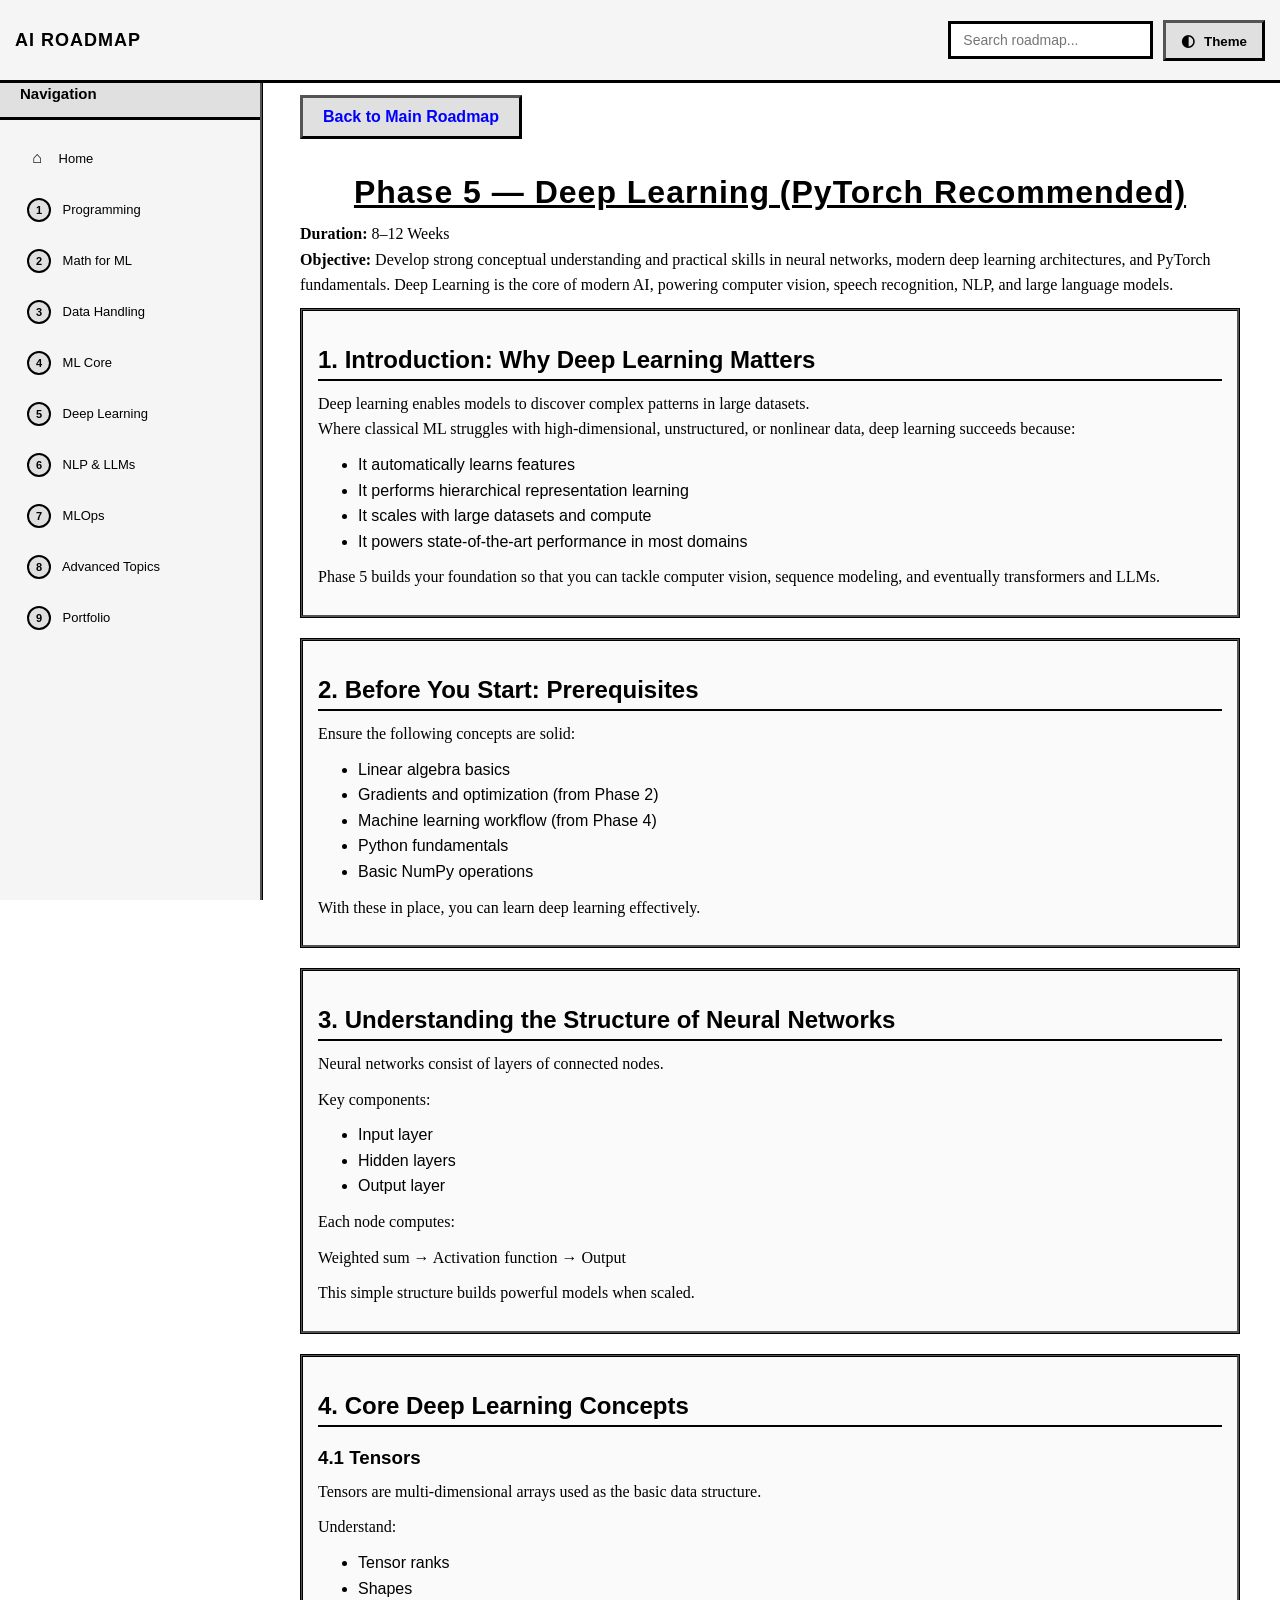
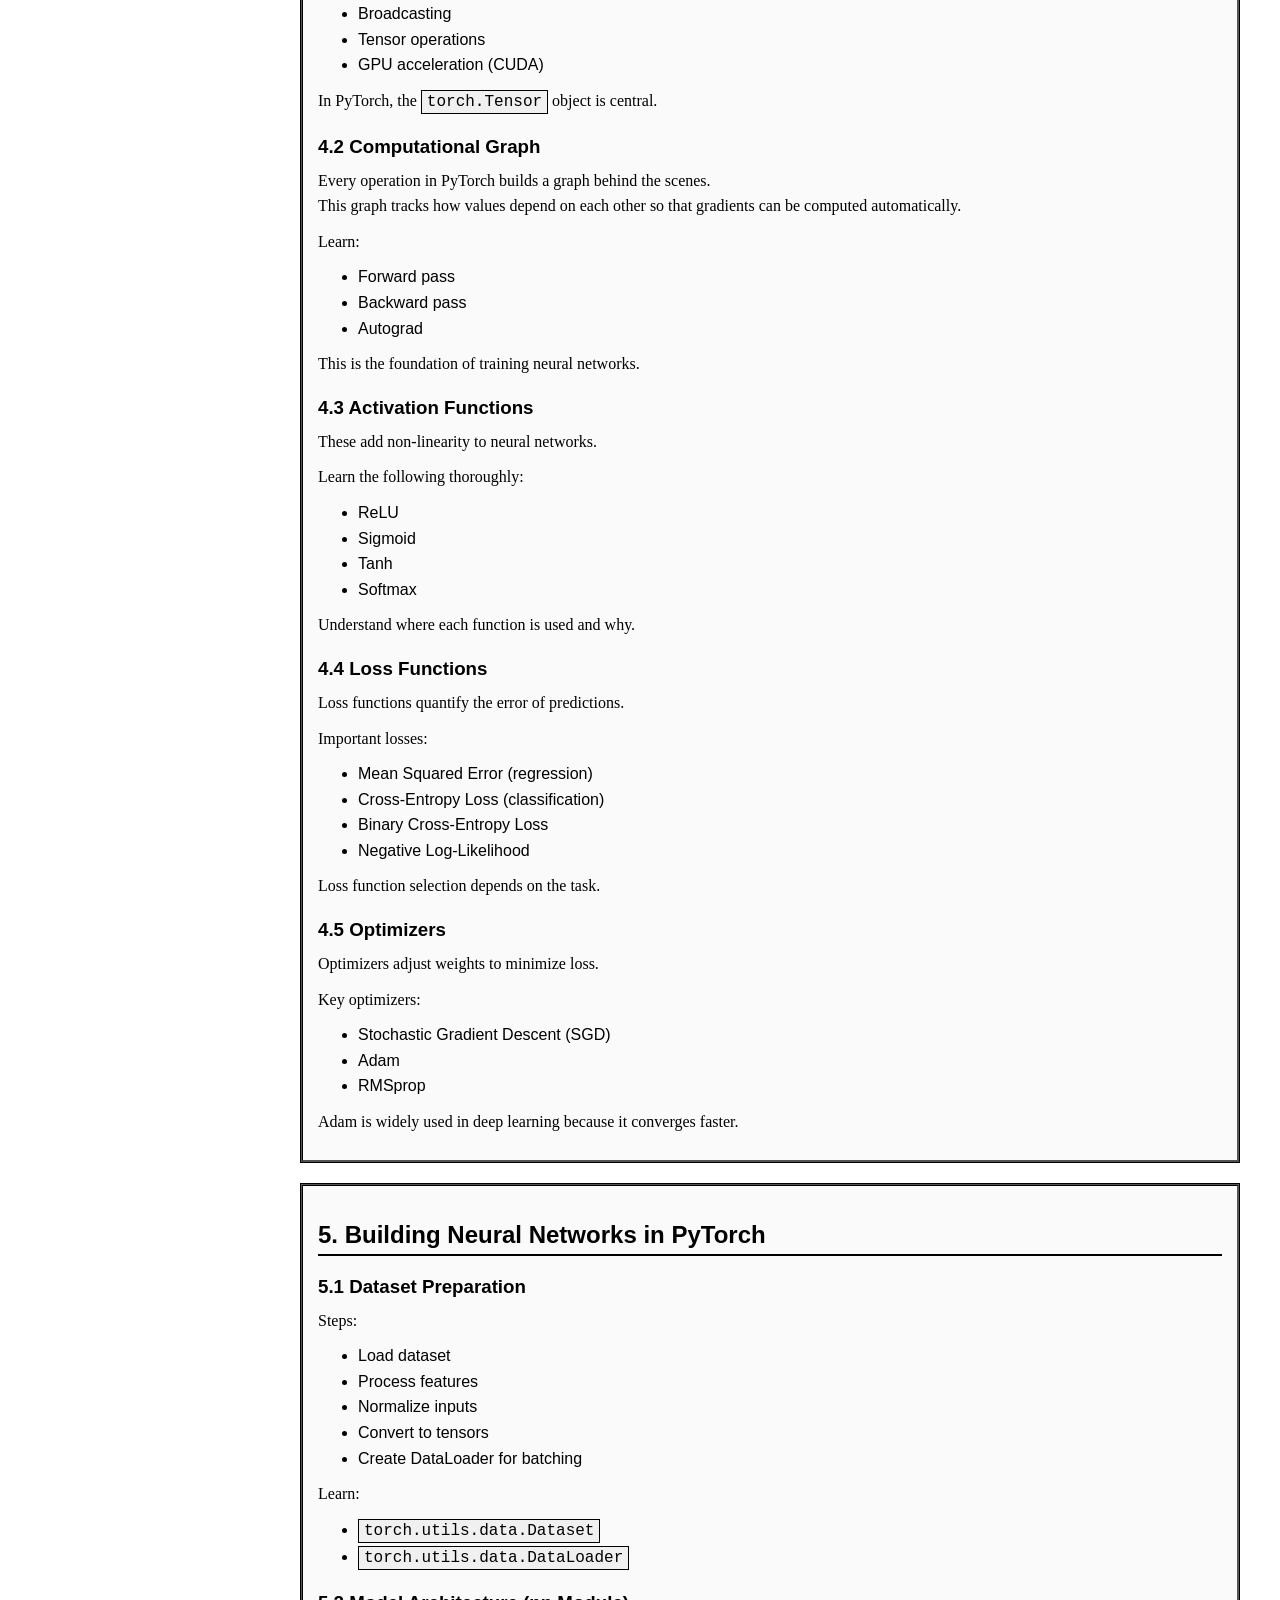
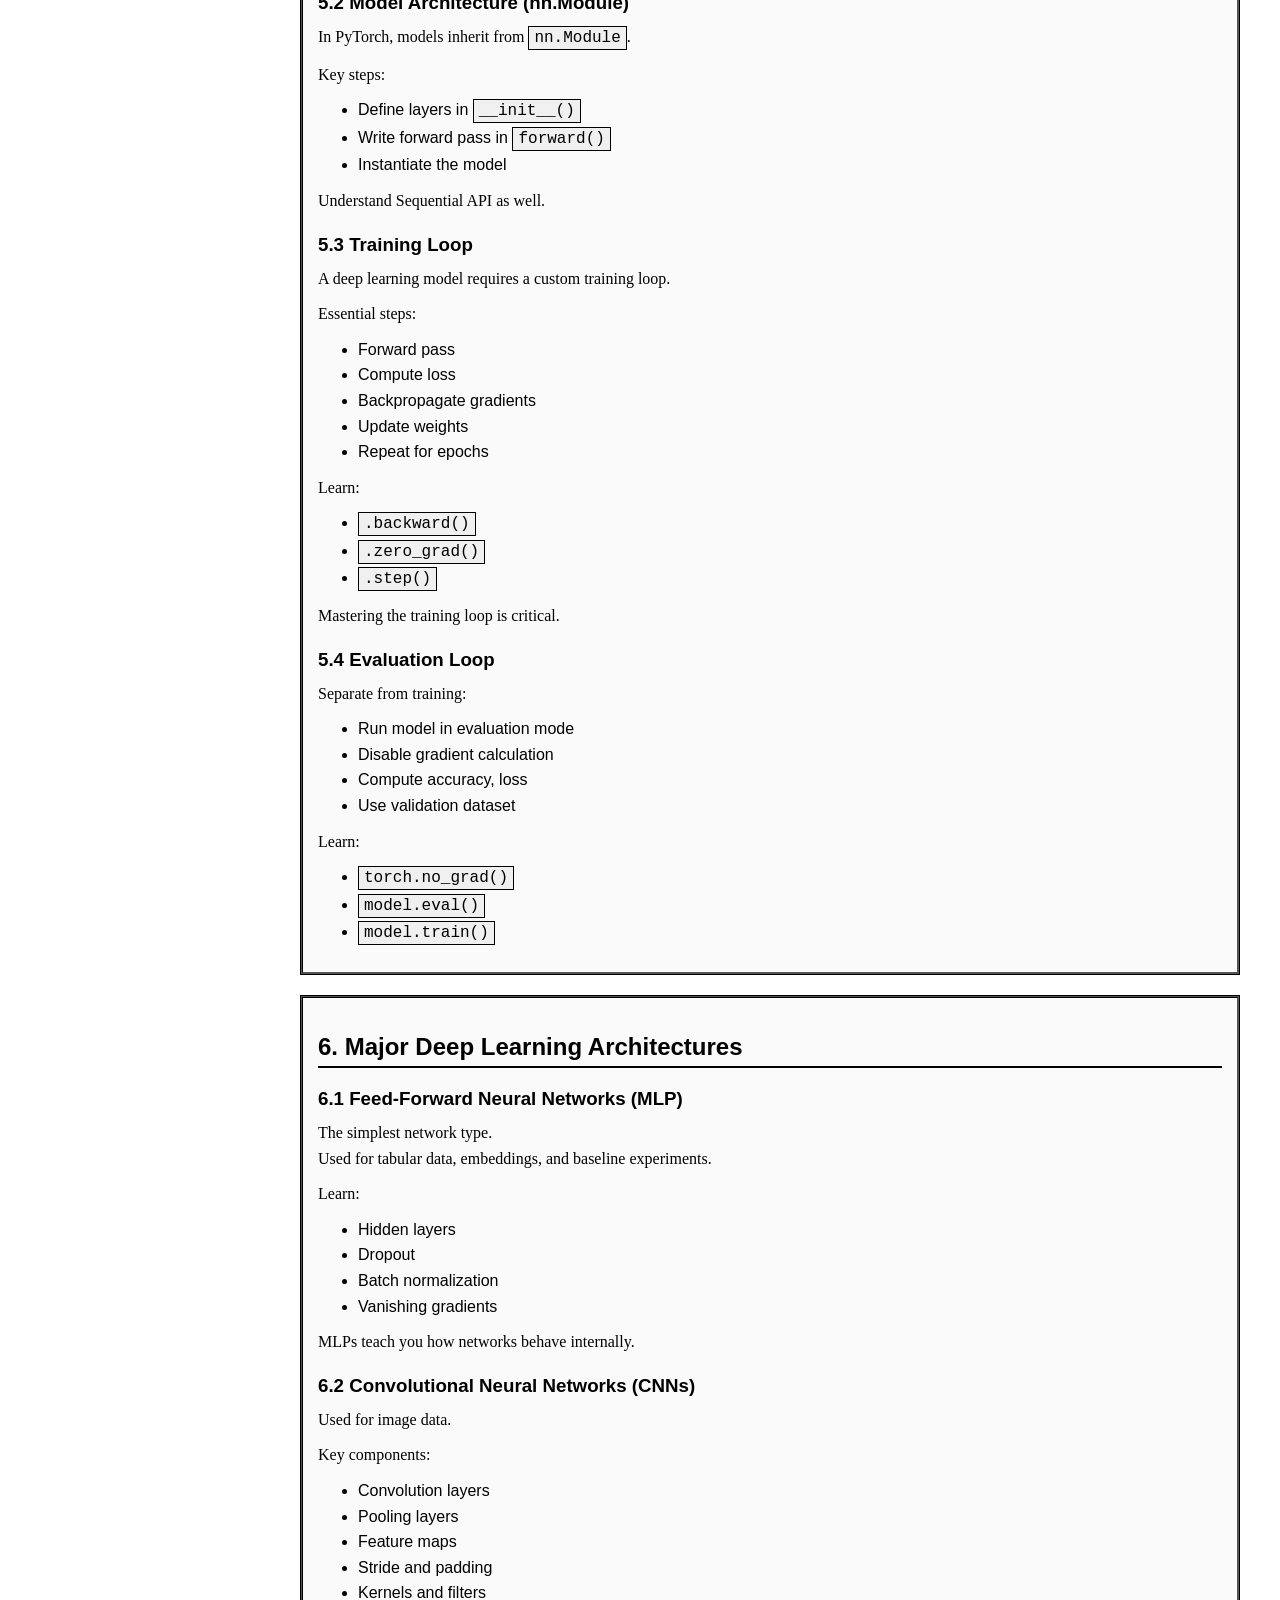
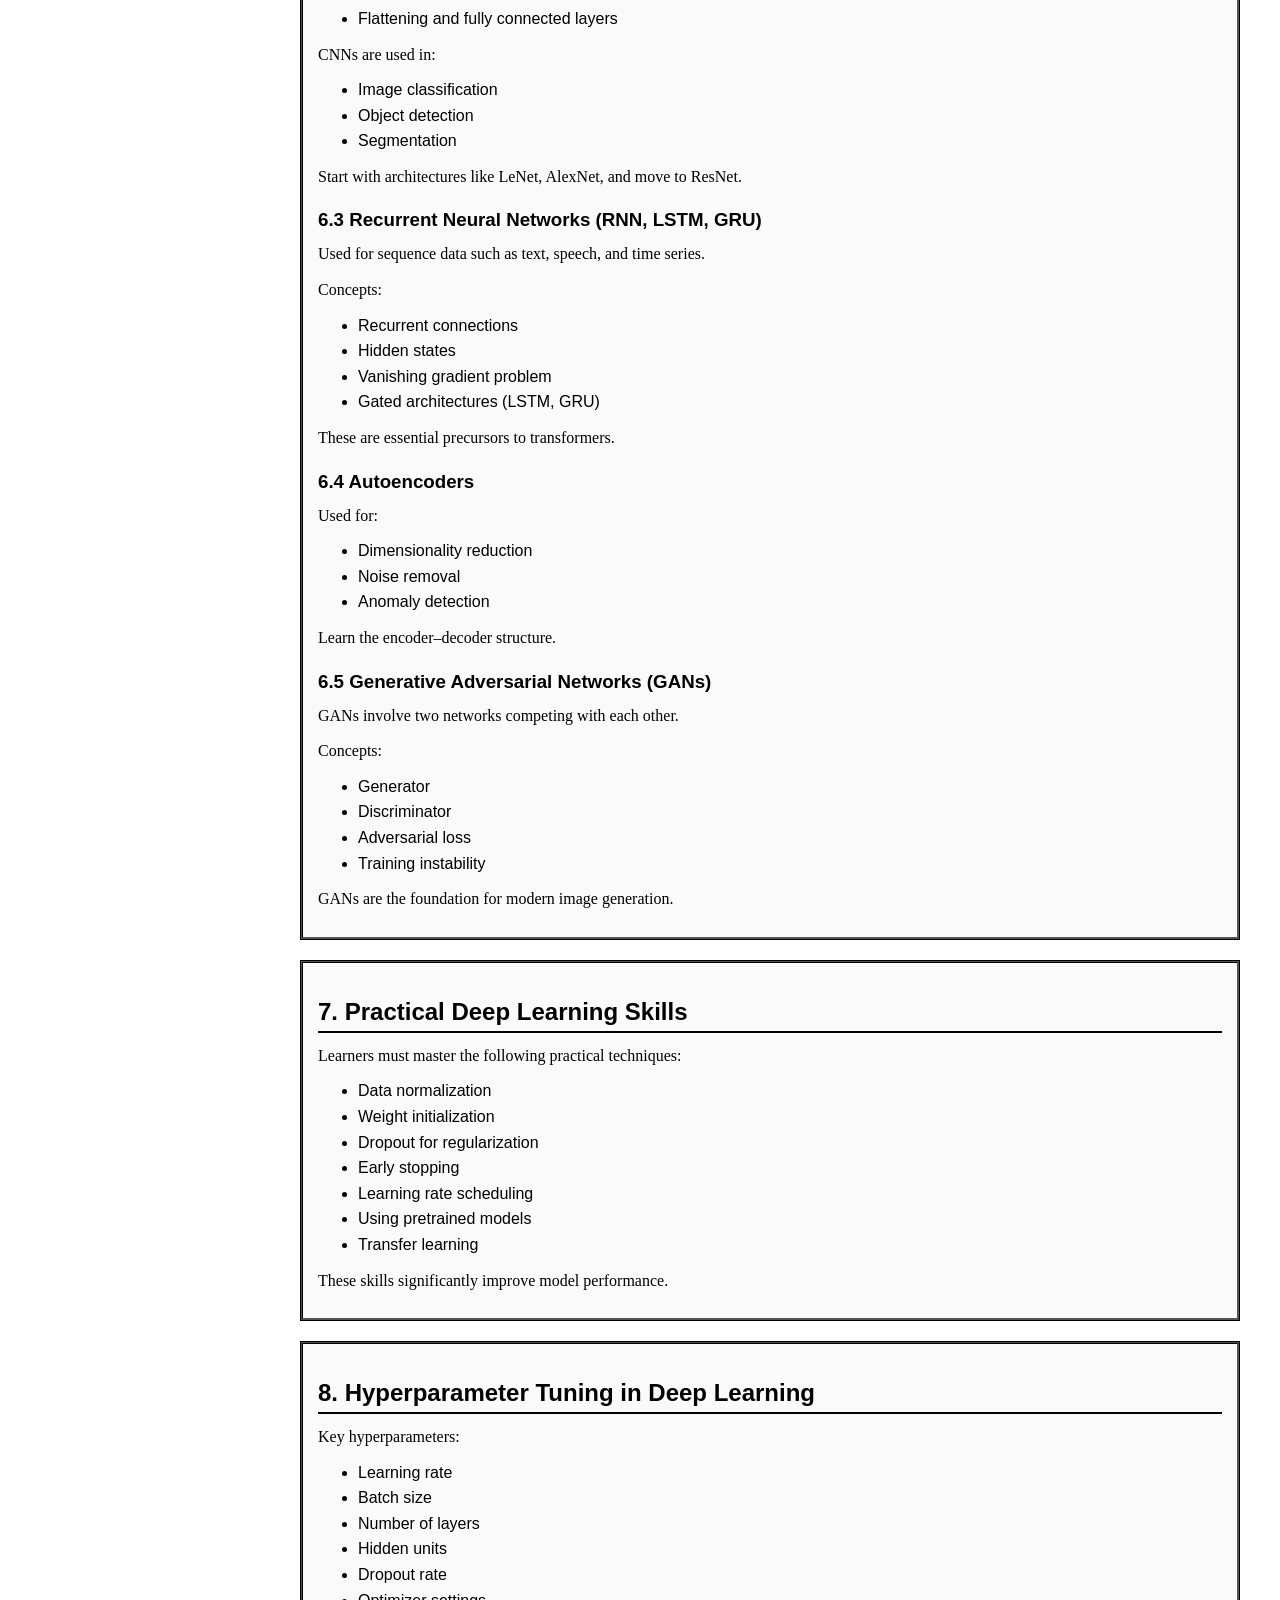
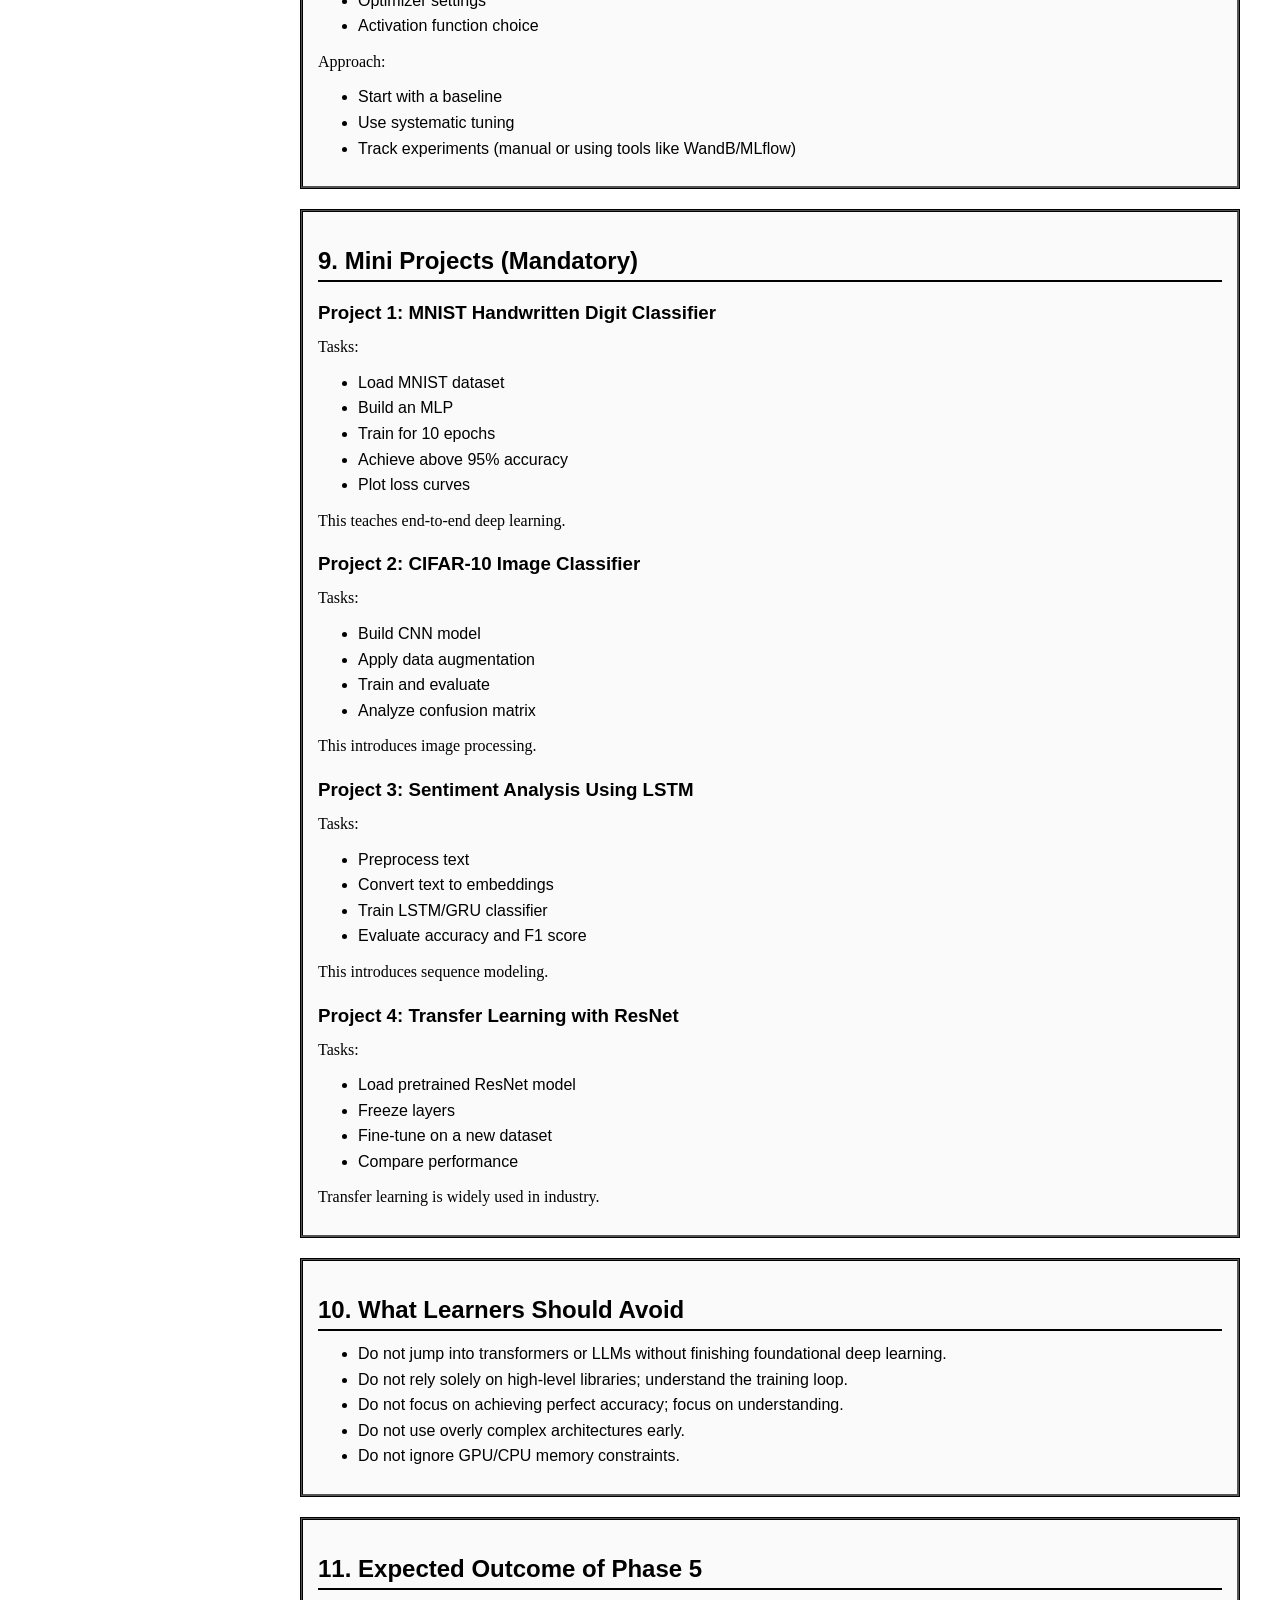
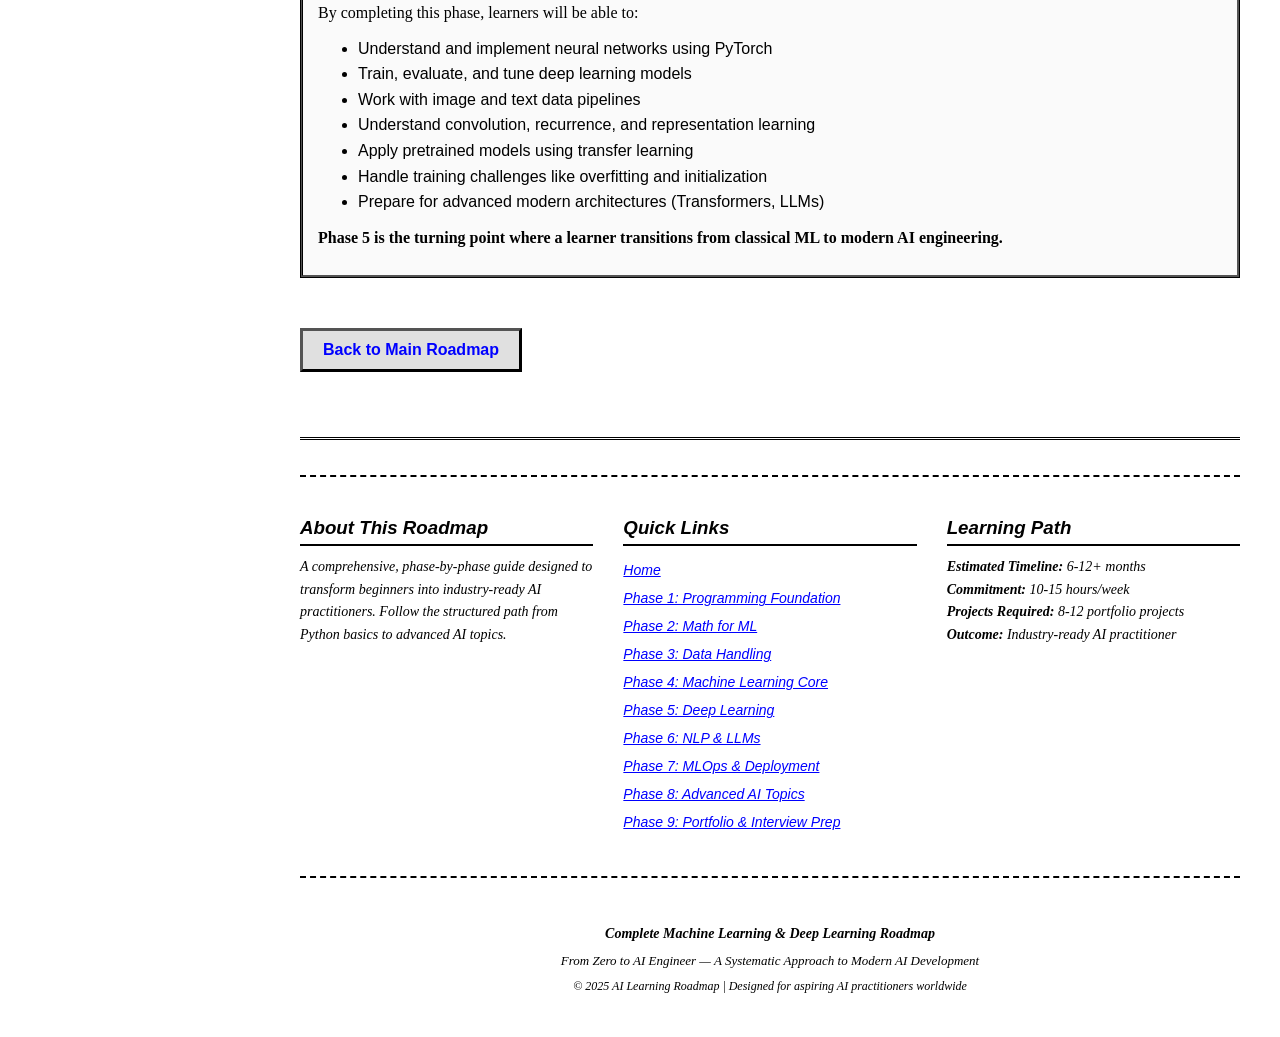
<file: phase5-detailed-guide.html>
﻿<!doctype html>
<html lang="en">

<head>
    <meta charset="utf-8">
    <meta name="viewport" content="width=device-width,initial-scale=1">
    <title>Phase 5 — Deep Learning (Detailed Guide)</title>
    <link rel="stylesheet" href="shared-styles.css">
    <style>
        /* Page-specific styles */
        header {
            margin-bottom: 20px;
            padding-bottom: 15px;
            border-bottom: 3px double var(--border-color)
        }

        h1 {
            margin-top: 20px;
            margin-bottom: 10px;
            text-decoration: underline;
            text-align: center
        }

        h2 {
            margin-top: 20px;
            margin-bottom: 10px;
            border-bottom: 2px solid var(--border-color);
            padding-bottom: 5px
        }

        h3, h4 {
            margin-top: 20px;
            margin-bottom: 10px
        }

        p, ul {
            line-height: 1.6;
            margin: 10px 0
        }

        pre {
            margin: 10px 0
        }

        section {
            padding: 15px;
            margin-bottom: 20px;
            border: 3px ridge var(--border-color);
            background: var(--card-bg);
            position: relative
        }

        section::before {
            content: "";
            position: absolute;
            top: -3px;
            left: -3px;
            right: -3px;
            bottom: -3px;
            border: 1px solid var(--border-color);
            pointer-events: none
        }

        .meta {
            margin-bottom: 10px;
            font-style: italic;
            border-left: 3px solid var(--border-color);
            padding-left: 10px;
            font-family: 'Palatino Linotype', 'Book Antiqua', serif
        }
    </style>
</head>

<body>
<div id="progress-bar"></div>

<div id="top-toolbar">
    <div id="toolbar-left">
        <button id="menu-toggle">☰ Menu</button>
        <div style="font-weight:bold;font-size:18px;font-family:'Impact',sans-serif;letter-spacing:1px">AI ROADMAP</div>
    </div>
    <div id="toolbar-right">
        <div id="search-container">
            <input type="text" id="search-input" placeholder="Search roadmap..." />
            <div id="search-results"></div>
        </div>
        <button id="theme-toggle"><span class="theme-icon">◐</span> Theme</button>
    </div>
</div>

<nav id="sidebar">
    <h3>Navigation</h3>
    <ul>
        <li><a href="index.html"><span class="nav-icon">⌂</span> Home</a></li>
        <li><a href="index.html#phase1"><span class="nav-number">1</span> Programming</a></li>
        <li><a href="index.html#phase2"><span class="nav-number">2</span> Math for ML</a></li>
        <li><a href="index.html#phase3"><span class="nav-number">3</span> Data Handling</a></li>
        <li><a href="index.html#phase4"><span class="nav-number">4</span> ML Core</a></li>
        <li><a href="index.html#phase5"><span class="nav-number">5</span> Deep Learning</a></li>
        <li><a href="index.html#phase6"><span class="nav-number">6</span> NLP & LLMs</a></li>
        <li><a href="index.html#phase7"><span class="nav-number">7</span> MLOps</a></li>
        <li><a href="index.html#phase8"><span class="nav-number">8</span> Advanced Topics</a></li>
        <li><a href="index.html#phase9"><span class="nav-number">9</span> Portfolio</a></li>
    </ul>
</nav>

    <div class="container">
        <a href="index.html" class="back-link">Back to Main Roadmap</a>

        <h1>Phase 5 — Deep Learning (PyTorch Recommended)</h1>

        <p><strong>Duration:</strong> 8–12 Weeks<br>
            <strong>Objective:</strong> Develop strong conceptual understanding and practical skills in neural networks,
            modern deep learning architectures, and PyTorch fundamentals.
            Deep Learning is the core of modern AI, powering computer vision, speech recognition, NLP, and large
            language models.
        </p>

        <section>
            <h2>1. Introduction: Why Deep Learning Matters</h2>
            <p>Deep learning enables models to discover complex patterns in large datasets.<br>
                Where classical ML struggles with high-dimensional, unstructured, or nonlinear data, deep learning
                succeeds because:</p>
            <ul>
                <li>It automatically learns features</li>
                <li>It performs hierarchical representation learning</li>
                <li>It scales with large datasets and compute</li>
                <li>It powers state-of-the-art performance in most domains</li>
            </ul>
            <p>Phase 5 builds your foundation so that you can tackle computer vision, sequence modeling, and eventually
                transformers and LLMs.</p>
        </section>

        <section>
            <h2>2. Before You Start: Prerequisites</h2>
            <p>Ensure the following concepts are solid:</p>
            <ul>
                <li>Linear algebra basics</li>
                <li>Gradients and optimization (from Phase 2)</li>
                <li>Machine learning workflow (from Phase 4)</li>
                <li>Python fundamentals</li>
                <li>Basic NumPy operations</li>
            </ul>
            <p>With these in place, you can learn deep learning effectively.</p>
        </section>

        <section>
            <h2>3. Understanding the Structure of Neural Networks</h2>
            <p>Neural networks consist of layers of connected nodes.</p>
            <p>Key components:</p>
            <ul>
                <li>Input layer</li>
                <li>Hidden layers</li>
                <li>Output layer</li>
            </ul>
            <p>Each node computes:</p>
            <p>Weighted sum → Activation function → Output</p>
            <p>This simple structure builds powerful models when scaled.</p>
        </section>

        <section>
            <h2>4. Core Deep Learning Concepts</h2>

            <h3>4.1 Tensors</h3>
            <p>Tensors are multi-dimensional arrays used as the basic data structure.</p>
            <p>Understand:</p>
            <ul>
                <li>Tensor ranks</li>
                <li>Shapes</li>
                <li>Broadcasting</li>
                <li>Tensor operations</li>
                <li>GPU acceleration (CUDA)</li>
            </ul>
            <p>In PyTorch, the <code>torch.Tensor</code> object is central.</p>

            <h3>4.2 Computational Graph</h3>
            <p>Every operation in PyTorch builds a graph behind the scenes.<br>
                This graph tracks how values depend on each other so that gradients can be computed automatically.</p>
            <p>Learn:</p>
            <ul>
                <li>Forward pass</li>
                <li>Backward pass</li>
                <li>Autograd</li>
            </ul>
            <p>This is the foundation of training neural networks.</p>

            <h3>4.3 Activation Functions</h3>
            <p>These add non-linearity to neural networks.</p>
            <p>Learn the following thoroughly:</p>
            <ul>
                <li>ReLU</li>
                <li>Sigmoid</li>
                <li>Tanh</li>
                <li>Softmax</li>
            </ul>
            <p>Understand where each function is used and why.</p>

            <h3>4.4 Loss Functions</h3>
            <p>Loss functions quantify the error of predictions.</p>
            <p>Important losses:</p>
            <ul>
                <li>Mean Squared Error (regression)</li>
                <li>Cross-Entropy Loss (classification)</li>
                <li>Binary Cross-Entropy Loss</li>
                <li>Negative Log-Likelihood</li>
            </ul>
            <p>Loss function selection depends on the task.</p>

            <h3>4.5 Optimizers</h3>
            <p>Optimizers adjust weights to minimize loss.</p>
            <p>Key optimizers:</p>
            <ul>
                <li>Stochastic Gradient Descent (SGD)</li>
                <li>Adam</li>
                <li>RMSprop</li>
            </ul>
            <p>Adam is widely used in deep learning because it converges faster.</p>
        </section>

        <section>
            <h2>5. Building Neural Networks in PyTorch</h2>

            <h3>5.1 Dataset Preparation</h3>
            <p>Steps:</p>
            <ul>
                <li>Load dataset</li>
                <li>Process features</li>
                <li>Normalize inputs</li>
                <li>Convert to tensors</li>
                <li>Create DataLoader for batching</li>
            </ul>
            <p>Learn:</p>
            <ul>
                <li><code>torch.utils.data.Dataset</code></li>
                <li><code>torch.utils.data.DataLoader</code></li>
            </ul>

            <h3>5.2 Model Architecture (nn.Module)</h3>
            <p>In PyTorch, models inherit from <code>nn.Module</code>.</p>
            <p>Key steps:</p>
            <ul>
                <li>Define layers in <code>__init__()</code></li>
                <li>Write forward pass in <code>forward()</code></li>
                <li>Instantiate the model</li>
            </ul>
            <p>Understand Sequential API as well.</p>

            <h3>5.3 Training Loop</h3>
            <p>A deep learning model requires a custom training loop.</p>
            <p>Essential steps:</p>
            <ul>
                <li>Forward pass</li>
                <li>Compute loss</li>
                <li>Backpropagate gradients</li>
                <li>Update weights</li>
                <li>Repeat for epochs</li>
            </ul>
            <p>Learn:</p>
            <ul>
                <li><code>.backward()</code></li>
                <li><code>.zero_grad()</code></li>
                <li><code>.step()</code></li>
            </ul>
            <p>Mastering the training loop is critical.</p>

            <h3>5.4 Evaluation Loop</h3>
            <p>Separate from training:</p>
            <ul>
                <li>Run model in evaluation mode</li>
                <li>Disable gradient calculation</li>
                <li>Compute accuracy, loss</li>
                <li>Use validation dataset</li>
            </ul>
            <p>Learn:</p>
            <ul>
                <li><code>torch.no_grad()</code></li>
                <li><code>model.eval()</code></li>
                <li><code>model.train()</code></li>
            </ul>
        </section>

        <section>
            <h2>6. Major Deep Learning Architectures</h2>

            <h3>6.1 Feed-Forward Neural Networks (MLP)</h3>
            <p>The simplest network type.<br>
                Used for tabular data, embeddings, and baseline experiments.</p>
            <p>Learn:</p>
            <ul>
                <li>Hidden layers</li>
                <li>Dropout</li>
                <li>Batch normalization</li>
                <li>Vanishing gradients</li>
            </ul>
            <p>MLPs teach you how networks behave internally.</p>

            <h3>6.2 Convolutional Neural Networks (CNNs)</h3>
            <p>Used for image data.</p>
            <p>Key components:</p>
            <ul>
                <li>Convolution layers</li>
                <li>Pooling layers</li>
                <li>Feature maps</li>
                <li>Stride and padding</li>
                <li>Kernels and filters</li>
                <li>Flattening and fully connected layers</li>
            </ul>
            <p>CNNs are used in:</p>
            <ul>
                <li>Image classification</li>
                <li>Object detection</li>
                <li>Segmentation</li>
            </ul>
            <p>Start with architectures like LeNet, AlexNet, and move to ResNet.</p>

            <h3>6.3 Recurrent Neural Networks (RNN, LSTM, GRU)</h3>
            <p>Used for sequence data such as text, speech, and time series.</p>
            <p>Concepts:</p>
            <ul>
                <li>Recurrent connections</li>
                <li>Hidden states</li>
                <li>Vanishing gradient problem</li>
                <li>Gated architectures (LSTM, GRU)</li>
            </ul>
            <p>These are essential precursors to transformers.</p>

            <h3>6.4 Autoencoders</h3>
            <p>Used for:</p>
            <ul>
                <li>Dimensionality reduction</li>
                <li>Noise removal</li>
                <li>Anomaly detection</li>
            </ul>
            <p>Learn the encoder–decoder structure.</p>

            <h3>6.5 Generative Adversarial Networks (GANs)</h3>
            <p>GANs involve two networks competing with each other.</p>
            <p>Concepts:</p>
            <ul>
                <li>Generator</li>
                <li>Discriminator</li>
                <li>Adversarial loss</li>
                <li>Training instability</li>
            </ul>
            <p>GANs are the foundation for modern image generation.</p>
        </section>

        <section>
            <h2>7. Practical Deep Learning Skills</h2>
            <p>Learners must master the following practical techniques:</p>
            <ul>
                <li>Data normalization</li>
                <li>Weight initialization</li>
                <li>Dropout for regularization</li>
                <li>Early stopping</li>
                <li>Learning rate scheduling</li>
                <li>Using pretrained models</li>
                <li>Transfer learning</li>
            </ul>
            <p>These skills significantly improve model performance.</p>
        </section>

        <section>
            <h2>8. Hyperparameter Tuning in Deep Learning</h2>
            <p>Key hyperparameters:</p>
            <ul>
                <li>Learning rate</li>
                <li>Batch size</li>
                <li>Number of layers</li>
                <li>Hidden units</li>
                <li>Dropout rate</li>
                <li>Optimizer settings</li>
                <li>Activation function choice</li>
            </ul>
            <p>Approach:</p>
            <ul>
                <li>Start with a baseline</li>
                <li>Use systematic tuning</li>
                <li>Track experiments (manual or using tools like WandB/MLflow)</li>
            </ul>
        </section>

        <section>
            <h2>9. Mini Projects (Mandatory)</h2>

            <h3>Project 1: MNIST Handwritten Digit Classifier</h3>
            <p>Tasks:</p>
            <ul>
                <li>Load MNIST dataset</li>
                <li>Build an MLP</li>
                <li>Train for 10 epochs</li>
                <li>Achieve above 95% accuracy</li>
                <li>Plot loss curves</li>
            </ul>
            <p>This teaches end-to-end deep learning.</p>

            <h3>Project 2: CIFAR-10 Image Classifier</h3>
            <p>Tasks:</p>
            <ul>
                <li>Build CNN model</li>
                <li>Apply data augmentation</li>
                <li>Train and evaluate</li>
                <li>Analyze confusion matrix</li>
            </ul>
            <p>This introduces image processing.</p>

            <h3>Project 3: Sentiment Analysis Using LSTM</h3>
            <p>Tasks:</p>
            <ul>
                <li>Preprocess text</li>
                <li>Convert text to embeddings</li>
                <li>Train LSTM/GRU classifier</li>
                <li>Evaluate accuracy and F1 score</li>
            </ul>
            <p>This introduces sequence modeling.</p>

            <h3>Project 4: Transfer Learning with ResNet</h3>
            <p>Tasks:</p>
            <ul>
                <li>Load pretrained ResNet model</li>
                <li>Freeze layers</li>
                <li>Fine-tune on a new dataset</li>
                <li>Compare performance</li>
            </ul>
            <p>Transfer learning is widely used in industry.</p>
        </section>

        <section>
            <h2>10. What Learners Should Avoid</h2>
            <ul>
                <li>Do not jump into transformers or LLMs without finishing foundational deep learning.</li>
                <li>Do not rely solely on high-level libraries; understand the training loop.</li>
                <li>Do not focus on achieving perfect accuracy; focus on understanding.</li>
                <li>Do not use overly complex architectures early.</li>
                <li>Do not ignore GPU/CPU memory constraints.</li>
            </ul>
        </section>

        <section>
            <h2>11. Expected Outcome of Phase 5</h2>
            <p>By completing this phase, learners will be able to:</p>
            <ul>
                <li>Understand and implement neural networks using PyTorch</li>
                <li>Train, evaluate, and tune deep learning models</li>
                <li>Work with image and text data pipelines</li>
                <li>Understand convolution, recurrence, and representation learning</li>
                <li>Apply pretrained models using transfer learning</li>
                <li>Handle training challenges like overfitting and initialization</li>
                <li>Prepare for advanced modern architectures (Transformers, LLMs)</li>
            </ul>
            <p><strong>Phase 5 is the turning point where a learner transitions from classical ML to modern AI
                    engineering.</strong></p>
        </section>

        <a href="index.html" class="back-link" style="margin-top: 30px">Back to Main Roadmap</a>        <footer>
            <hr>
            <div class="footer-grid">
                <div>
                    <h3>About This Roadmap</h3>
                    <p>
                        A comprehensive, phase-by-phase guide designed to transform beginners into industry-ready AI practitioners. 
                        Follow the structured path from Python basics to advanced AI topics.
                    </p>
                </div>
                <div>
                    <h3>Quick Links</h3>
                    <ul>
                        <li><a href="index.html">Home</a></li>
                        <li><a href="index.html#phase1">Phase 1: Programming Foundation</a></li>
                        <li><a href="index.html#phase2">Phase 2: Math for ML</a></li>
                        <li><a href="index.html#phase3">Phase 3: Data Handling</a></li>
                        <li><a href="index.html#phase4">Phase 4: Machine Learning Core</a></li>
                        <li><a href="index.html#phase5">Phase 5: Deep Learning</a></li>
                        <li><a href="index.html#phase6">Phase 6: NLP & LLMs</a></li>
                        <li><a href="index.html#phase7">Phase 7: MLOps & Deployment</a></li>
                        <li><a href="index.html#phase8">Phase 8: Advanced AI Topics</a></li>
                        <li><a href="index.html#phase9">Phase 9: Portfolio & Interview Prep</a></li>
                    </ul>
                </div>
                <div>
                    <h3>Learning Path</h3>
                    <p>
                        <strong>Estimated Timeline:</strong> 6-12+ months<br>
                        <strong>Commitment:</strong> 10-15 hours/week<br>
                        <strong>Projects Required:</strong> 8-12 portfolio projects<br>
                        <strong>Outcome:</strong> Industry-ready AI practitioner
                    </p>
                </div>
            </div>
            <hr>
            <div class="footer-bottom">
                <p style="font-size: 14px;">
                    <strong>Complete Machine Learning & Deep Learning Roadmap</strong>
                </p>
                <p style="font-size: 13px;">
                    From Zero to AI Engineer — A Systematic Approach to Modern AI Development
                </p>
                <p style="font-size: 12px;">
                    © 2025 AI Learning Roadmap | Designed for aspiring AI practitioners worldwide
                </p>
            </div>
        </footer>
    </div>
<script src="shared-scripts.js"></script>
</body>

</html>
</file>
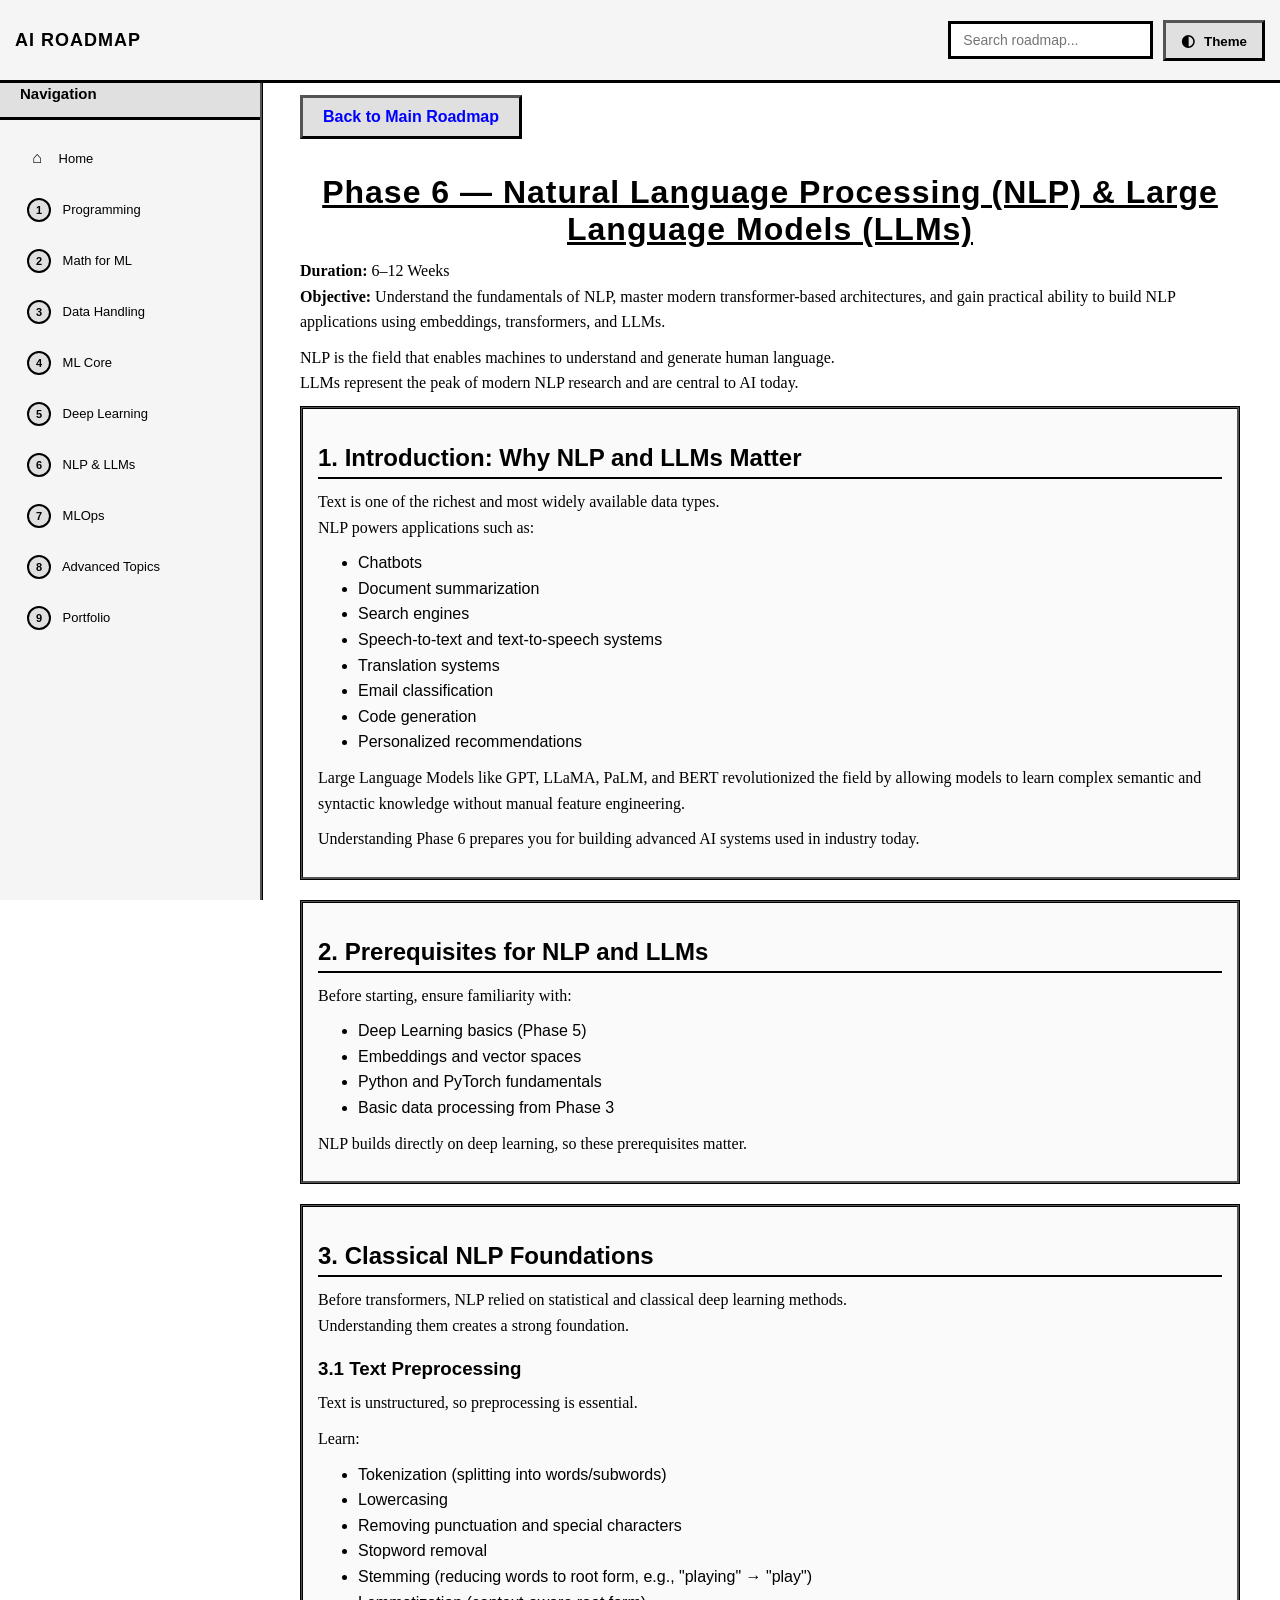
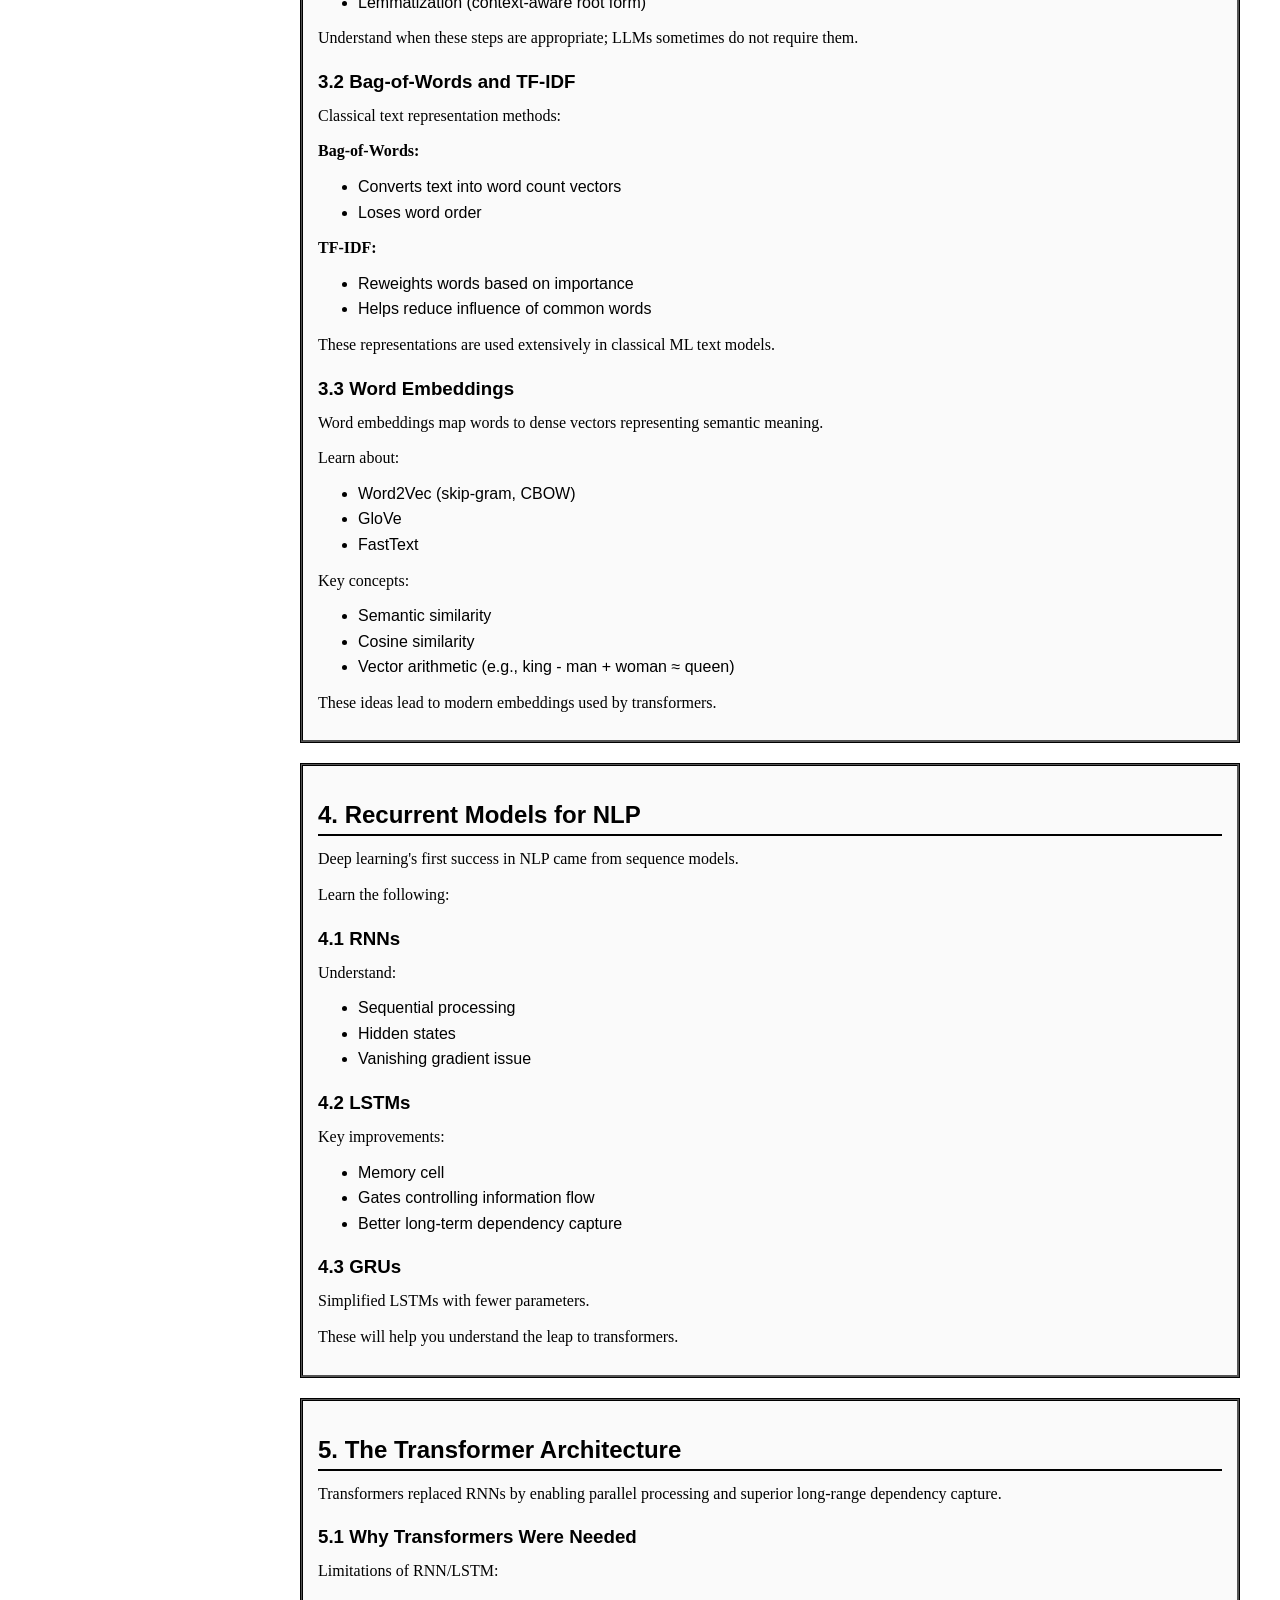
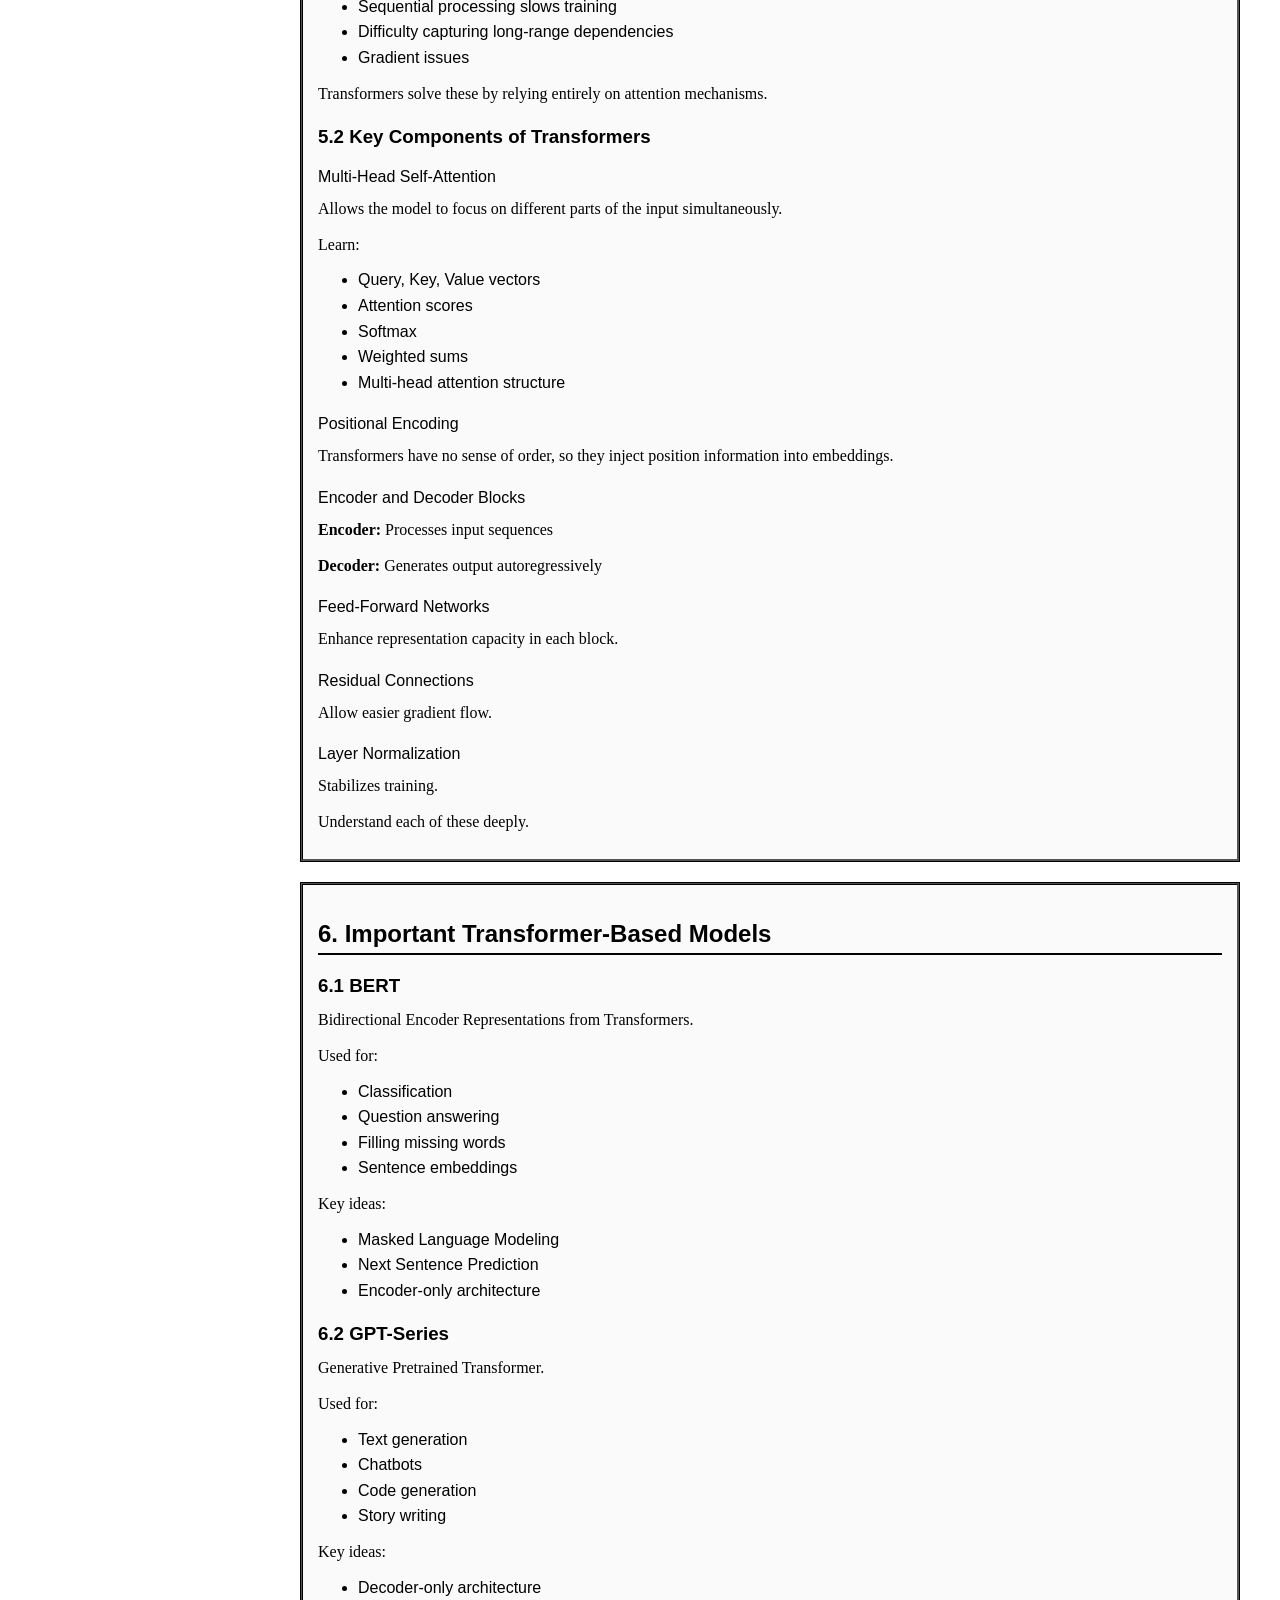
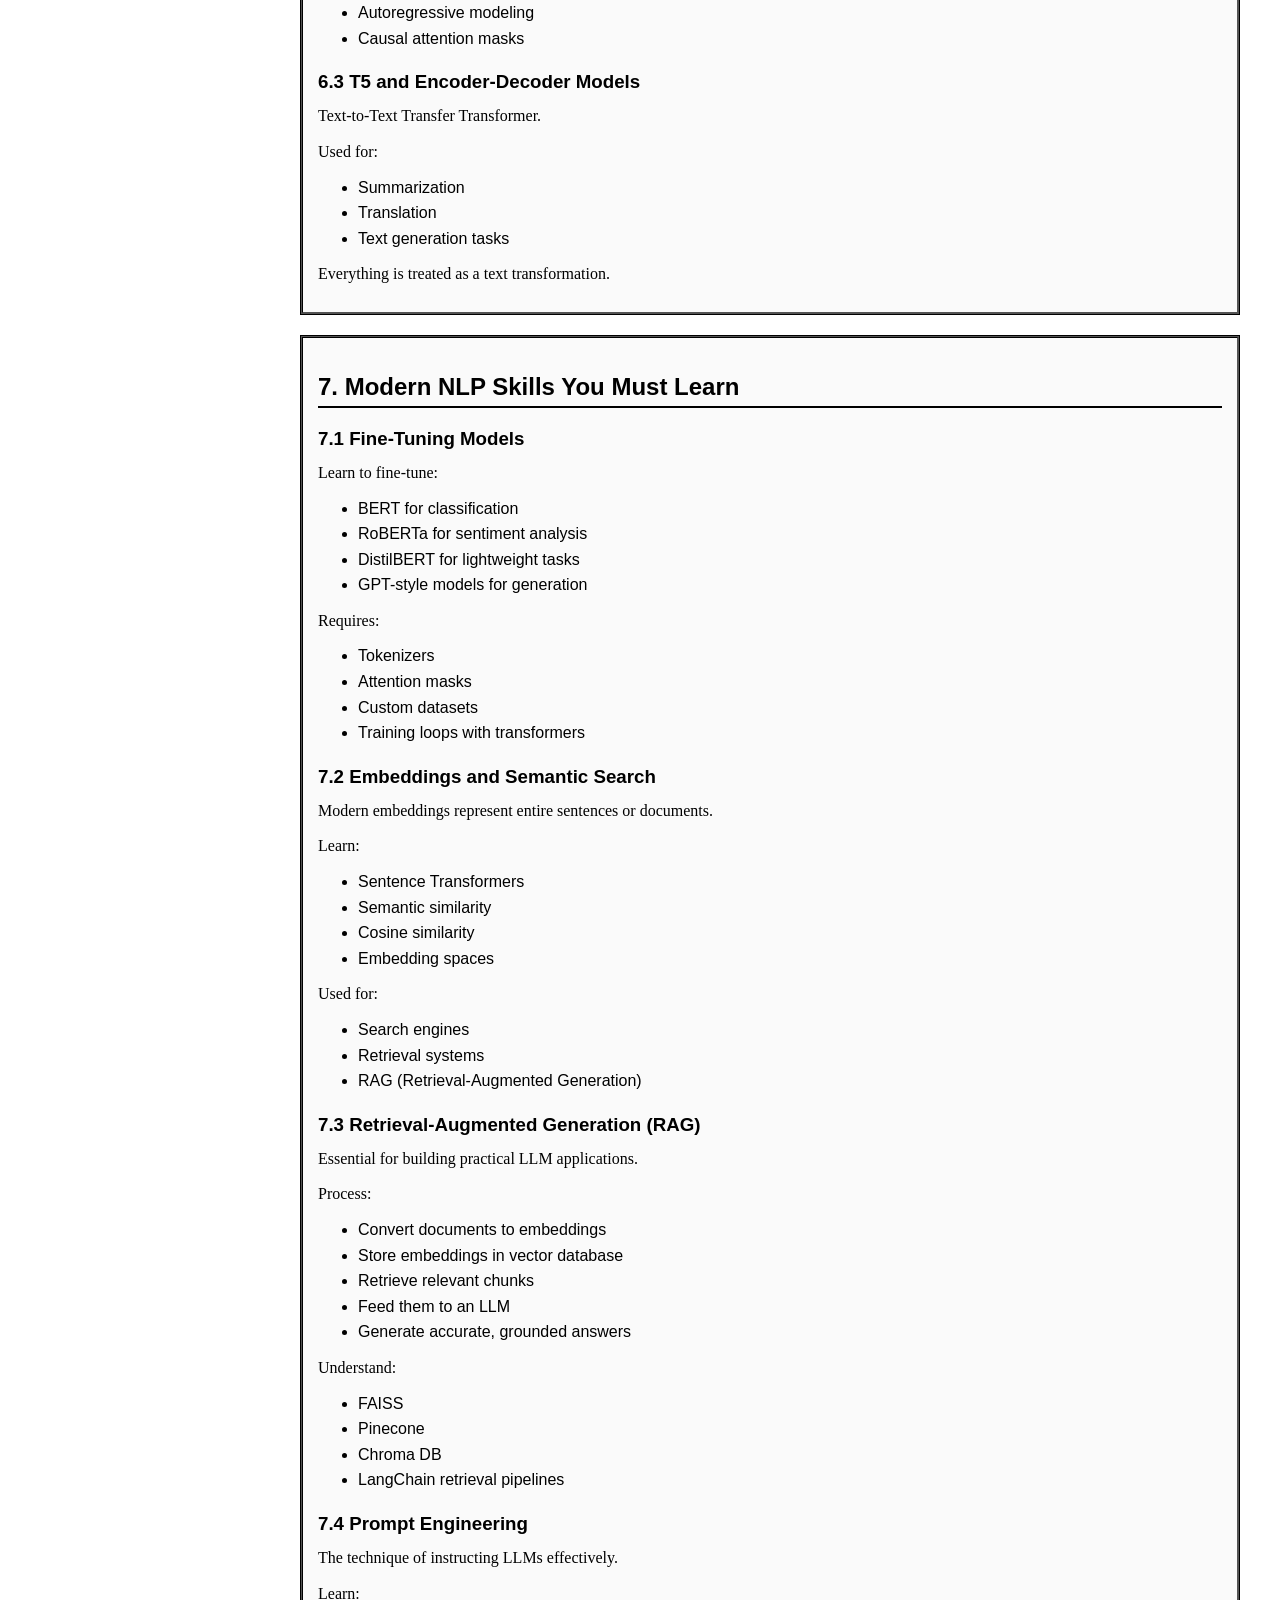
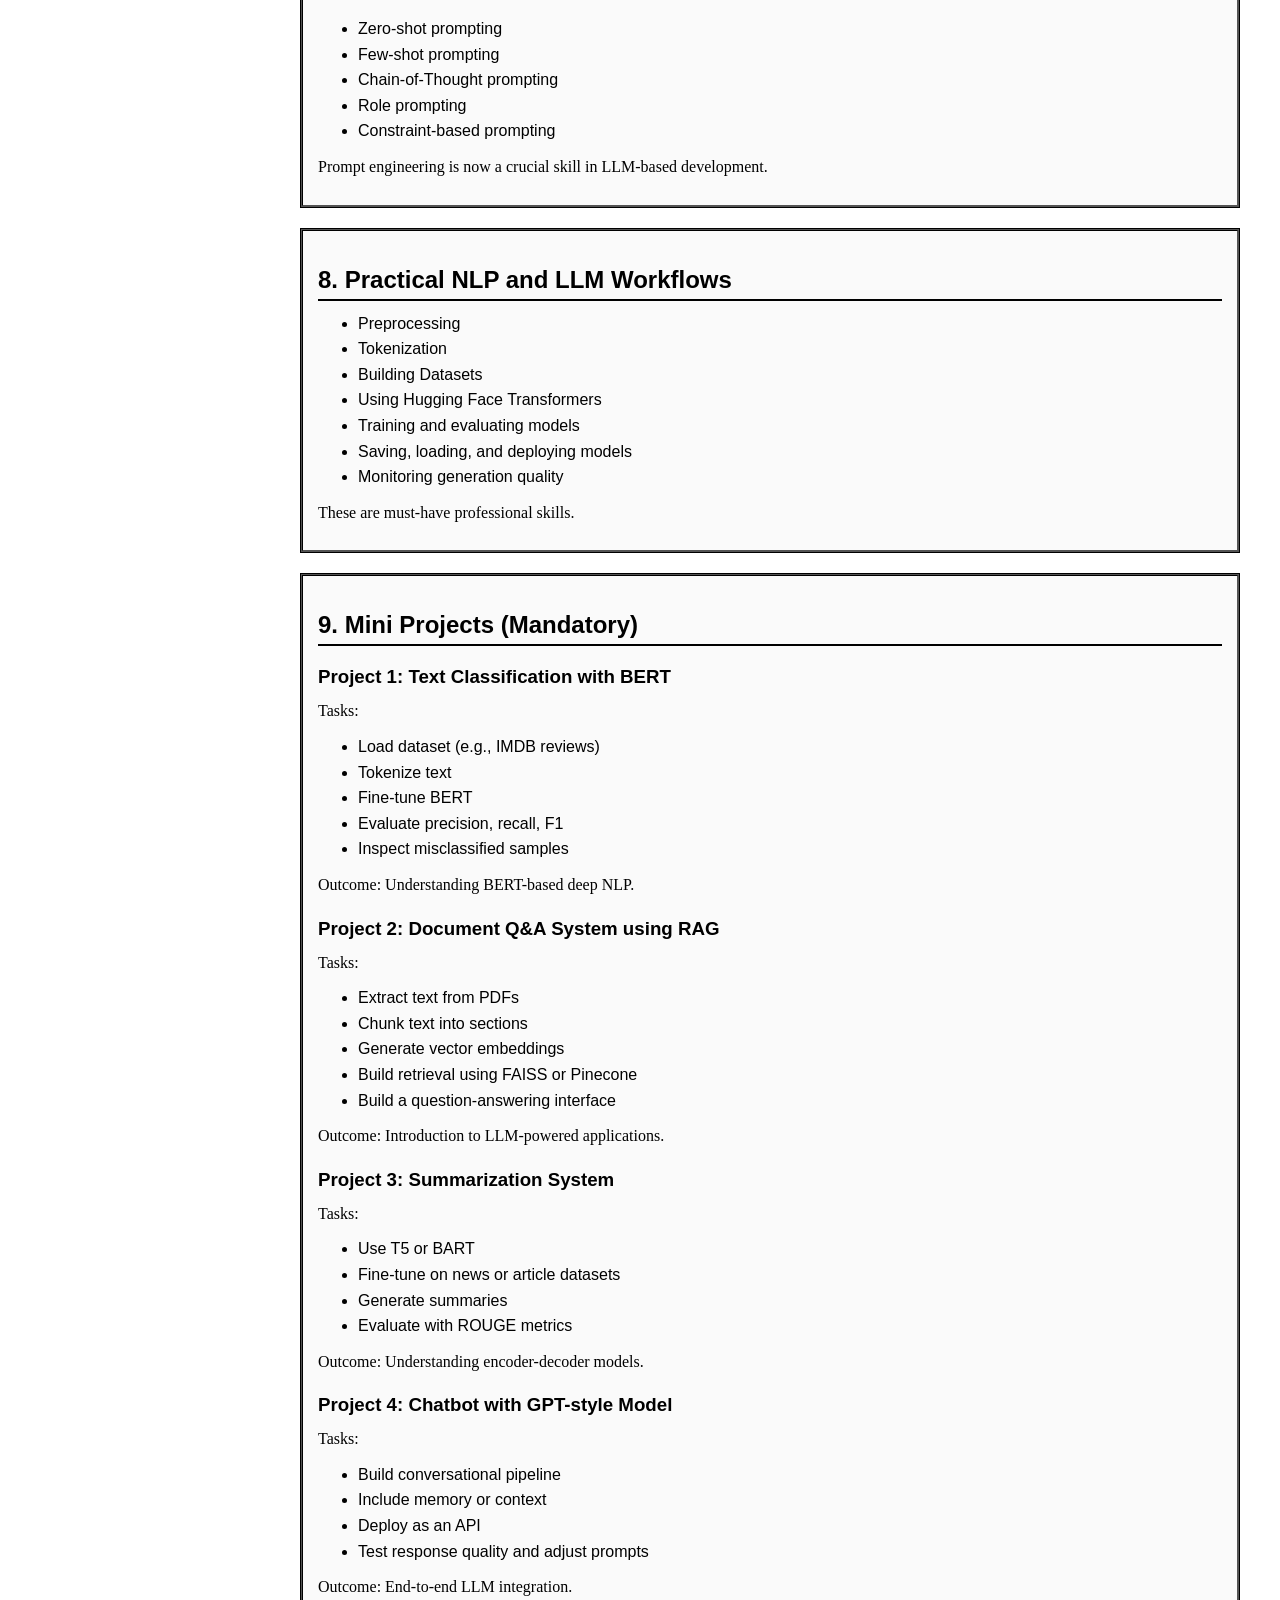
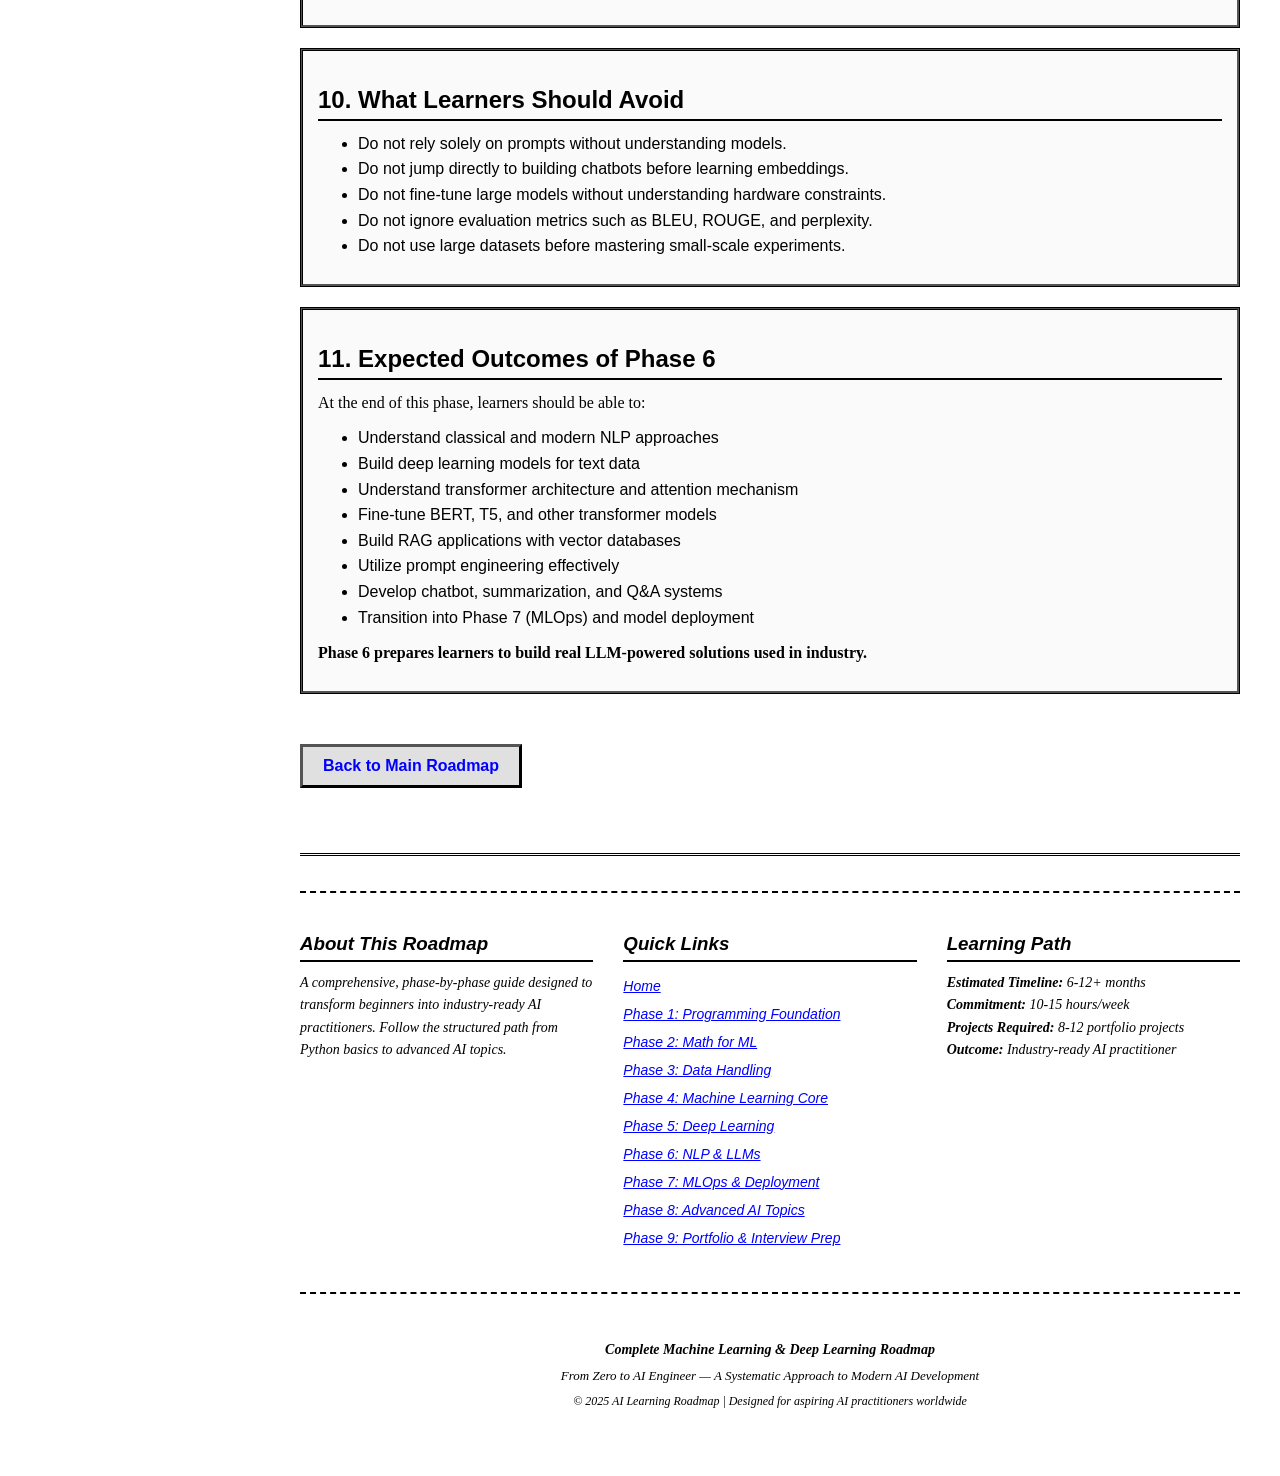
<file: phase6-detailed-guide.html>
﻿<!doctype html>
<html lang="en">

<head>
    <meta charset="utf-8">
    <meta name="viewport" content="width=device-width,initial-scale=1">
    <title>Phase 6 — NLP & LLMs (Detailed Guide)</title>
    <link rel="stylesheet" href="shared-styles.css">
    <style>
        /* Page-specific styles */
        header {
            margin-bottom: 20px;
            padding-bottom: 15px;
            border-bottom: 3px double var(--border-color)
        }

        h1 {
            margin-top: 20px;
            margin-bottom: 10px;
            text-decoration: underline;
            text-align: center
        }

        h2 {
            margin-top: 20px;
            margin-bottom: 10px;
            border-bottom: 2px solid var(--border-color);
            padding-bottom: 5px
        }

        h3, h4 {
            margin-top: 20px;
            margin-bottom: 10px
        }

        p, ul {
            line-height: 1.6;
            margin: 10px 0
        }

        pre {
            margin: 10px 0
        }

        section {
            padding: 15px;
            margin-bottom: 20px;
            border: 3px ridge var(--border-color);
            background: var(--card-bg);
            position: relative
        }

        section::before {
            content: "";
            position: absolute;
            top: -3px;
            left: -3px;
            right: -3px;
            bottom: -3px;
            border: 1px solid var(--border-color);
            pointer-events: none
        }

        .meta {
            margin-bottom: 10px;
            font-style: italic;
            border-left: 3px solid var(--border-color);
            padding-left: 10px;
            font-family: 'Palatino Linotype', 'Book Antiqua', serif
        }
    </style>
</head>

<body>
<div id="progress-bar"></div>

<div id="top-toolbar">
    <div id="toolbar-left">
        <button id="menu-toggle">☰ Menu</button>
        <div style="font-weight:bold;font-size:18px;font-family:'Impact',sans-serif;letter-spacing:1px">AI ROADMAP</div>
    </div>
    <div id="toolbar-right">
        <div id="search-container">
            <input type="text" id="search-input" placeholder="Search roadmap..." />
            <div id="search-results"></div>
        </div>
        <button id="theme-toggle"><span class="theme-icon">◐</span> Theme</button>
    </div>
</div>

<nav id="sidebar">
    <h3>Navigation</h3>
    <ul>
        <li><a href="index.html"><span class="nav-icon">⌂</span> Home</a></li>
        <li><a href="index.html#phase1"><span class="nav-number">1</span> Programming</a></li>
        <li><a href="index.html#phase2"><span class="nav-number">2</span> Math for ML</a></li>
        <li><a href="index.html#phase3"><span class="nav-number">3</span> Data Handling</a></li>
        <li><a href="index.html#phase4"><span class="nav-number">4</span> ML Core</a></li>
        <li><a href="index.html#phase5"><span class="nav-number">5</span> Deep Learning</a></li>
        <li><a href="index.html#phase6"><span class="nav-number">6</span> NLP & LLMs</a></li>
        <li><a href="index.html#phase7"><span class="nav-number">7</span> MLOps</a></li>
        <li><a href="index.html#phase8"><span class="nav-number">8</span> Advanced Topics</a></li>
        <li><a href="index.html#phase9"><span class="nav-number">9</span> Portfolio</a></li>
    </ul>
</nav>

    <div class="container">
        <a href="index.html" class="back-link">Back to Main Roadmap</a>

        <h1>Phase 6 — Natural Language Processing (NLP) & Large Language Models (LLMs)</h1>

        <p><strong>Duration:</strong> 6–12 Weeks<br>
            <strong>Objective:</strong> Understand the fundamentals of NLP, master modern transformer-based
            architectures, and gain practical ability to build NLP applications using embeddings, transformers, and
            LLMs.
        </p>

        <p>NLP is the field that enables machines to understand and generate human language.<br>
            LLMs represent the peak of modern NLP research and are central to AI today.</p>

        <section>
            <h2>1. Introduction: Why NLP and LLMs Matter</h2>
            <p>Text is one of the richest and most widely available data types.<br>
                NLP powers applications such as:</p>
            <ul>
                <li>Chatbots</li>
                <li>Document summarization</li>
                <li>Search engines</li>
                <li>Speech-to-text and text-to-speech systems</li>
                <li>Translation systems</li>
                <li>Email classification</li>
                <li>Code generation</li>
                <li>Personalized recommendations</li>
            </ul>
            <p>Large Language Models like GPT, LLaMA, PaLM, and BERT revolutionized the field by allowing models to
                learn complex semantic and syntactic knowledge without manual feature engineering.</p>
            <p>Understanding Phase 6 prepares you for building advanced AI systems used in industry today.</p>
        </section>

        <section>
            <h2>2. Prerequisites for NLP and LLMs</h2>
            <p>Before starting, ensure familiarity with:</p>
            <ul>
                <li>Deep Learning basics (Phase 5)</li>
                <li>Embeddings and vector spaces</li>
                <li>Python and PyTorch fundamentals</li>
                <li>Basic data processing from Phase 3</li>
            </ul>
            <p>NLP builds directly on deep learning, so these prerequisites matter.</p>
        </section>

        <section>
            <h2>3. Classical NLP Foundations</h2>
            <p>Before transformers, NLP relied on statistical and classical deep learning methods.<br>
                Understanding them creates a strong foundation.</p>

            <h3>3.1 Text Preprocessing</h3>
            <p>Text is unstructured, so preprocessing is essential.</p>
            <p>Learn:</p>
            <ul>
                <li>Tokenization (splitting into words/subwords)</li>
                <li>Lowercasing</li>
                <li>Removing punctuation and special characters</li>
                <li>Stopword removal</li>
                <li>Stemming (reducing words to root form, e.g., "playing" → "play")</li>
                <li>Lemmatization (context-aware root form)</li>
            </ul>
            <p>Understand when these steps are appropriate; LLMs sometimes do not require them.</p>

            <h3>3.2 Bag-of-Words and TF-IDF</h3>
            <p>Classical text representation methods:</p>
            <p><strong>Bag-of-Words:</strong></p>
            <ul>
                <li>Converts text into word count vectors</li>
                <li>Loses word order</li>
            </ul>
            <p><strong>TF-IDF:</strong></p>
            <ul>
                <li>Reweights words based on importance</li>
                <li>Helps reduce influence of common words</li>
            </ul>
            <p>These representations are used extensively in classical ML text models.</p>

            <h3>3.3 Word Embeddings</h3>
            <p>Word embeddings map words to dense vectors representing semantic meaning.</p>
            <p>Learn about:</p>
            <ul>
                <li>Word2Vec (skip-gram, CBOW)</li>
                <li>GloVe</li>
                <li>FastText</li>
            </ul>
            <p>Key concepts:</p>
            <ul>
                <li>Semantic similarity</li>
                <li>Cosine similarity</li>
                <li>Vector arithmetic (e.g., king - man + woman ≈ queen)</li>
            </ul>
            <p>These ideas lead to modern embeddings used by transformers.</p>
        </section>

        <section>
            <h2>4. Recurrent Models for NLP</h2>
            <p>Deep learning's first success in NLP came from sequence models.</p>
            <p>Learn the following:</p>

            <h3>4.1 RNNs</h3>
            <p>Understand:</p>
            <ul>
                <li>Sequential processing</li>
                <li>Hidden states</li>
                <li>Vanishing gradient issue</li>
            </ul>

            <h3>4.2 LSTMs</h3>
            <p>Key improvements:</p>
            <ul>
                <li>Memory cell</li>
                <li>Gates controlling information flow</li>
                <li>Better long-term dependency capture</li>
            </ul>

            <h3>4.3 GRUs</h3>
            <p>Simplified LSTMs with fewer parameters.</p>
            <p>These will help you understand the leap to transformers.</p>
        </section>

        <section>
            <h2>5. The Transformer Architecture</h2>
            <p>Transformers replaced RNNs by enabling parallel processing and superior long-range dependency capture.
            </p>

            <h3>5.1 Why Transformers Were Needed</h3>
            <p>Limitations of RNN/LSTM:</p>
            <ul>
                <li>Sequential processing slows training</li>
                <li>Difficulty capturing long-range dependencies</li>
                <li>Gradient issues</li>
            </ul>
            <p>Transformers solve these by relying entirely on attention mechanisms.</p>

            <h3>5.2 Key Components of Transformers</h3>

            <h4>Multi-Head Self-Attention</h4>
            <p>Allows the model to focus on different parts of the input simultaneously.</p>
            <p>Learn:</p>
            <ul>
                <li>Query, Key, Value vectors</li>
                <li>Attention scores</li>
                <li>Softmax</li>
                <li>Weighted sums</li>
                <li>Multi-head attention structure</li>
            </ul>

            <h4>Positional Encoding</h4>
            <p>Transformers have no sense of order, so they inject position information into embeddings.</p>

            <h4>Encoder and Decoder Blocks</h4>
            <p><strong>Encoder:</strong> Processes input sequences</p>
            <p><strong>Decoder:</strong> Generates output autoregressively</p>

            <h4>Feed-Forward Networks</h4>
            <p>Enhance representation capacity in each block.</p>

            <h4>Residual Connections</h4>
            <p>Allow easier gradient flow.</p>

            <h4>Layer Normalization</h4>
            <p>Stabilizes training.</p>

            <p>Understand each of these deeply.</p>
        </section>

        <section>
            <h2>6. Important Transformer-Based Models</h2>

            <h3>6.1 BERT</h3>
            <p>Bidirectional Encoder Representations from Transformers.</p>
            <p>Used for:</p>
            <ul>
                <li>Classification</li>
                <li>Question answering</li>
                <li>Filling missing words</li>
                <li>Sentence embeddings</li>
            </ul>
            <p>Key ideas:</p>
            <ul>
                <li>Masked Language Modeling</li>
                <li>Next Sentence Prediction</li>
                <li>Encoder-only architecture</li>
            </ul>

            <h3>6.2 GPT-Series</h3>
            <p>Generative Pretrained Transformer.</p>
            <p>Used for:</p>
            <ul>
                <li>Text generation</li>
                <li>Chatbots</li>
                <li>Code generation</li>
                <li>Story writing</li>
            </ul>
            <p>Key ideas:</p>
            <ul>
                <li>Decoder-only architecture</li>
                <li>Autoregressive modeling</li>
                <li>Causal attention masks</li>
            </ul>

            <h3>6.3 T5 and Encoder-Decoder Models</h3>
            <p>Text-to-Text Transfer Transformer.</p>
            <p>Used for:</p>
            <ul>
                <li>Summarization</li>
                <li>Translation</li>
                <li>Text generation tasks</li>
            </ul>
            <p>Everything is treated as a text transformation.</p>
        </section>

        <section>
            <h2>7. Modern NLP Skills You Must Learn</h2>

            <h3>7.1 Fine-Tuning Models</h3>
            <p>Learn to fine-tune:</p>
            <ul>
                <li>BERT for classification</li>
                <li>RoBERTa for sentiment analysis</li>
                <li>DistilBERT for lightweight tasks</li>
                <li>GPT-style models for generation</li>
            </ul>
            <p>Requires:</p>
            <ul>
                <li>Tokenizers</li>
                <li>Attention masks</li>
                <li>Custom datasets</li>
                <li>Training loops with transformers</li>
            </ul>

            <h3>7.2 Embeddings and Semantic Search</h3>
            <p>Modern embeddings represent entire sentences or documents.</p>
            <p>Learn:</p>
            <ul>
                <li>Sentence Transformers</li>
                <li>Semantic similarity</li>
                <li>Cosine similarity</li>
                <li>Embedding spaces</li>
            </ul>
            <p>Used for:</p>
            <ul>
                <li>Search engines</li>
                <li>Retrieval systems</li>
                <li>RAG (Retrieval-Augmented Generation)</li>
            </ul>

            <h3>7.3 Retrieval-Augmented Generation (RAG)</h3>
            <p>Essential for building practical LLM applications.</p>
            <p>Process:</p>
            <ul>
                <li>Convert documents to embeddings</li>
                <li>Store embeddings in vector database</li>
                <li>Retrieve relevant chunks</li>
                <li>Feed them to an LLM</li>
                <li>Generate accurate, grounded answers</li>
            </ul>
            <p>Understand:</p>
            <ul>
                <li>FAISS</li>
                <li>Pinecone</li>
                <li>Chroma DB</li>
                <li>LangChain retrieval pipelines</li>
            </ul>

            <h3>7.4 Prompt Engineering</h3>
            <p>The technique of instructing LLMs effectively.</p>
            <p>Learn:</p>
            <ul>
                <li>Zero-shot prompting</li>
                <li>Few-shot prompting</li>
                <li>Chain-of-Thought prompting</li>
                <li>Role prompting</li>
                <li>Constraint-based prompting</li>
            </ul>
            <p>Prompt engineering is now a crucial skill in LLM-based development.</p>
        </section>

        <section>
            <h2>8. Practical NLP and LLM Workflows</h2>
            <ul>
                <li>Preprocessing</li>
                <li>Tokenization</li>
                <li>Building Datasets</li>
                <li>Using Hugging Face Transformers</li>
                <li>Training and evaluating models</li>
                <li>Saving, loading, and deploying models</li>
                <li>Monitoring generation quality</li>
            </ul>
            <p>These are must-have professional skills.</p>
        </section>

        <section>
            <h2>9. Mini Projects (Mandatory)</h2>

            <h3>Project 1: Text Classification with BERT</h3>
            <p>Tasks:</p>
            <ul>
                <li>Load dataset (e.g., IMDB reviews)</li>
                <li>Tokenize text</li>
                <li>Fine-tune BERT</li>
                <li>Evaluate precision, recall, F1</li>
                <li>Inspect misclassified samples</li>
            </ul>
            <p>Outcome: Understanding BERT-based deep NLP.</p>

            <h3>Project 2: Document Q&A System using RAG</h3>
            <p>Tasks:</p>
            <ul>
                <li>Extract text from PDFs</li>
                <li>Chunk text into sections</li>
                <li>Generate vector embeddings</li>
                <li>Build retrieval using FAISS or Pinecone</li>
                <li>Build a question-answering interface</li>
            </ul>
            <p>Outcome: Introduction to LLM-powered applications.</p>

            <h3>Project 3: Summarization System</h3>
            <p>Tasks:</p>
            <ul>
                <li>Use T5 or BART</li>
                <li>Fine-tune on news or article datasets</li>
                <li>Generate summaries</li>
                <li>Evaluate with ROUGE metrics</li>
            </ul>
            <p>Outcome: Understanding encoder-decoder models.</p>

            <h3>Project 4: Chatbot with GPT-style Model</h3>
            <p>Tasks:</p>
            <ul>
                <li>Build conversational pipeline</li>
                <li>Include memory or context</li>
                <li>Deploy as an API</li>
                <li>Test response quality and adjust prompts</li>
            </ul>
            <p>Outcome: End-to-end LLM integration.</p>
        </section>

        <section>
            <h2>10. What Learners Should Avoid</h2>
            <ul>
                <li>Do not rely solely on prompts without understanding models.</li>
                <li>Do not jump directly to building chatbots before learning embeddings.</li>
                <li>Do not fine-tune large models without understanding hardware constraints.</li>
                <li>Do not ignore evaluation metrics such as BLEU, ROUGE, and perplexity.</li>
                <li>Do not use large datasets before mastering small-scale experiments.</li>
            </ul>
        </section>

        <section>
            <h2>11. Expected Outcomes of Phase 6</h2>
            <p>At the end of this phase, learners should be able to:</p>
            <ul>
                <li>Understand classical and modern NLP approaches</li>
                <li>Build deep learning models for text data</li>
                <li>Understand transformer architecture and attention mechanism</li>
                <li>Fine-tune BERT, T5, and other transformer models</li>
                <li>Build RAG applications with vector databases</li>
                <li>Utilize prompt engineering effectively</li>
                <li>Develop chatbot, summarization, and Q&A systems</li>
                <li>Transition into Phase 7 (MLOps) and model deployment</li>
            </ul>
            <p><strong>Phase 6 prepares learners to build real LLM-powered solutions used in industry.</strong></p>
        </section>

        <a href="index.html" class="back-link" style="margin-top: 30px">Back to Main Roadmap</a>        <footer>
            <hr>
            <div class="footer-grid">
                <div>
                    <h3>About This Roadmap</h3>
                    <p>
                        A comprehensive, phase-by-phase guide designed to transform beginners into industry-ready AI practitioners. 
                        Follow the structured path from Python basics to advanced AI topics.
                    </p>
                </div>
                <div>
                    <h3>Quick Links</h3>
                    <ul>
                        <li><a href="index.html">Home</a></li>
                        <li><a href="index.html#phase1">Phase 1: Programming Foundation</a></li>
                        <li><a href="index.html#phase2">Phase 2: Math for ML</a></li>
                        <li><a href="index.html#phase3">Phase 3: Data Handling</a></li>
                        <li><a href="index.html#phase4">Phase 4: Machine Learning Core</a></li>
                        <li><a href="index.html#phase5">Phase 5: Deep Learning</a></li>
                        <li><a href="index.html#phase6">Phase 6: NLP & LLMs</a></li>
                        <li><a href="index.html#phase7">Phase 7: MLOps & Deployment</a></li>
                        <li><a href="index.html#phase8">Phase 8: Advanced AI Topics</a></li>
                        <li><a href="index.html#phase9">Phase 9: Portfolio & Interview Prep</a></li>
                    </ul>
                </div>
                <div>
                    <h3>Learning Path</h3>
                    <p>
                        <strong>Estimated Timeline:</strong> 6-12+ months<br>
                        <strong>Commitment:</strong> 10-15 hours/week<br>
                        <strong>Projects Required:</strong> 8-12 portfolio projects<br>
                        <strong>Outcome:</strong> Industry-ready AI practitioner
                    </p>
                </div>
            </div>
            <hr>
            <div class="footer-bottom">
                <p style="font-size: 14px;">
                    <strong>Complete Machine Learning & Deep Learning Roadmap</strong>
                </p>
                <p style="font-size: 13px;">
                    From Zero to AI Engineer — A Systematic Approach to Modern AI Development
                </p>
                <p style="font-size: 12px;">
                    © 2025 AI Learning Roadmap | Designed for aspiring AI practitioners worldwide
                </p>
            </div>
        </footer>
    </div>
<script src="shared-scripts.js"></script>
</body>

</html>
</file>
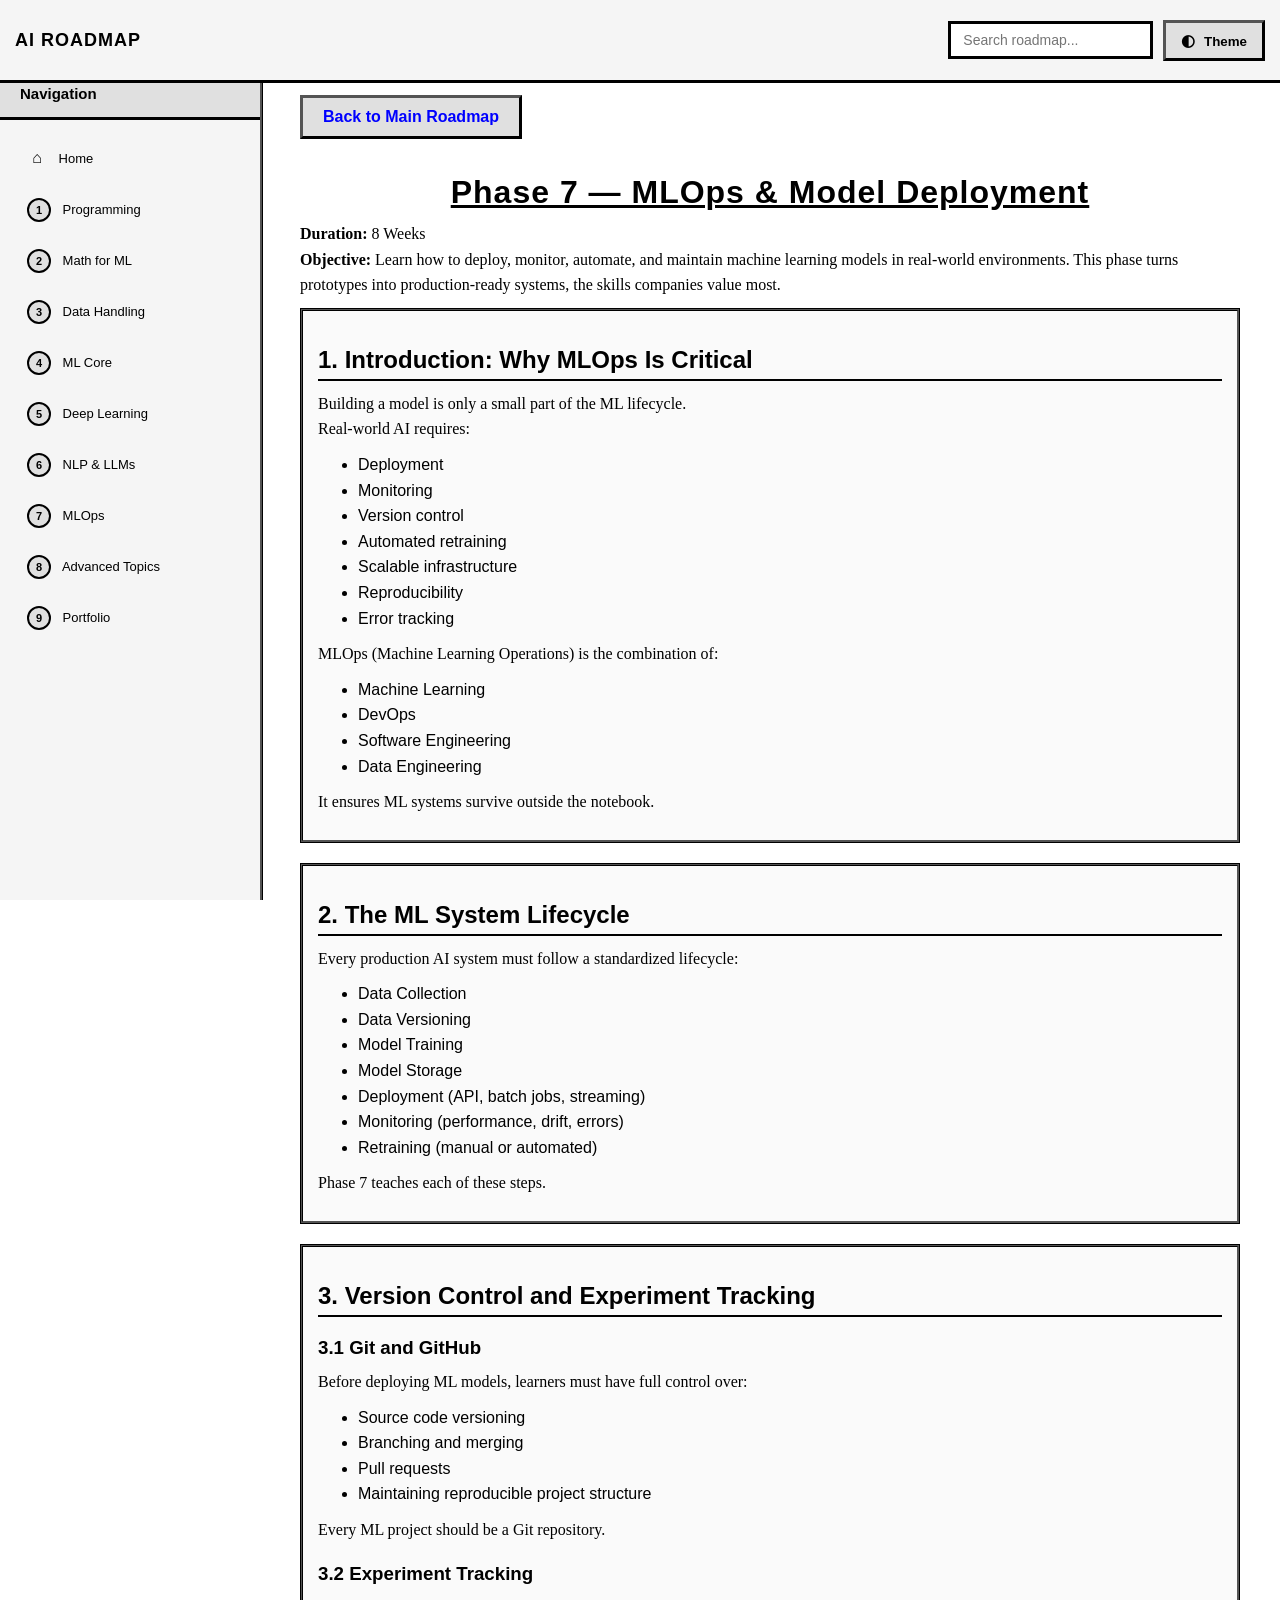
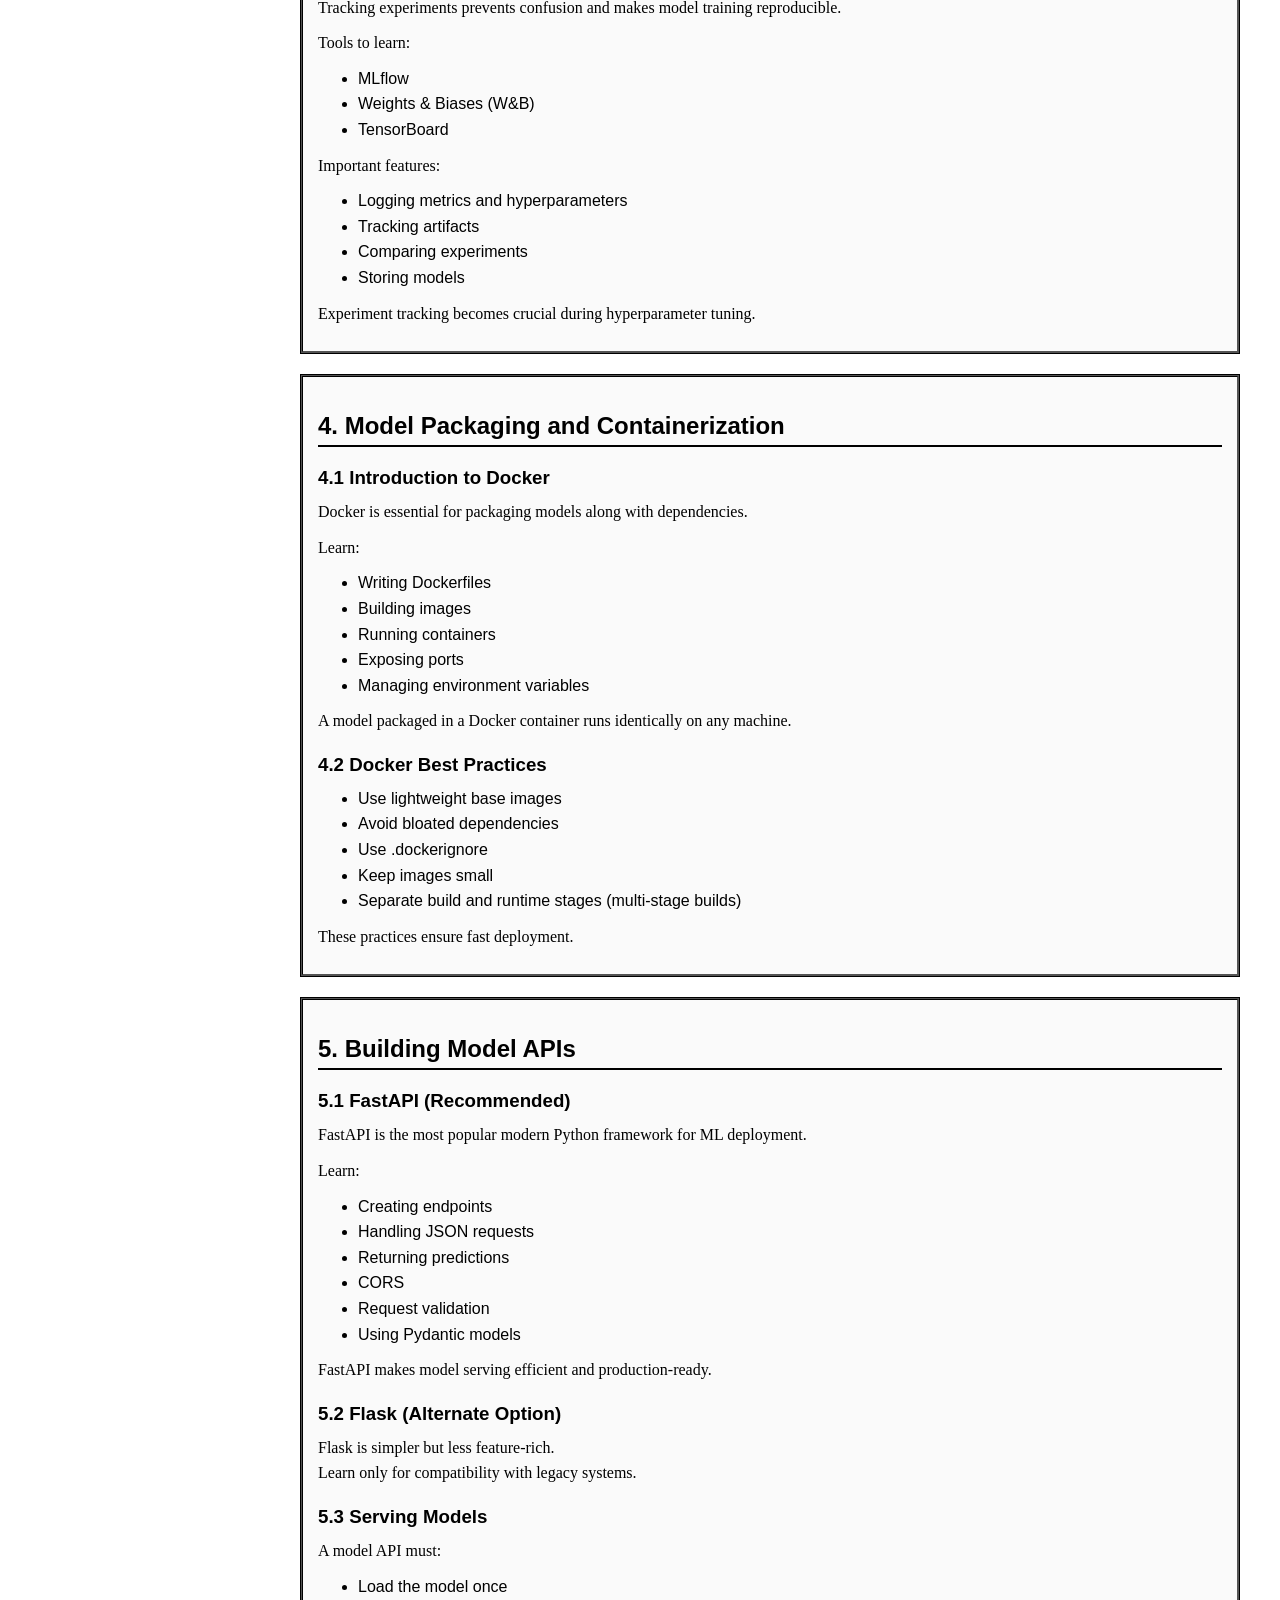
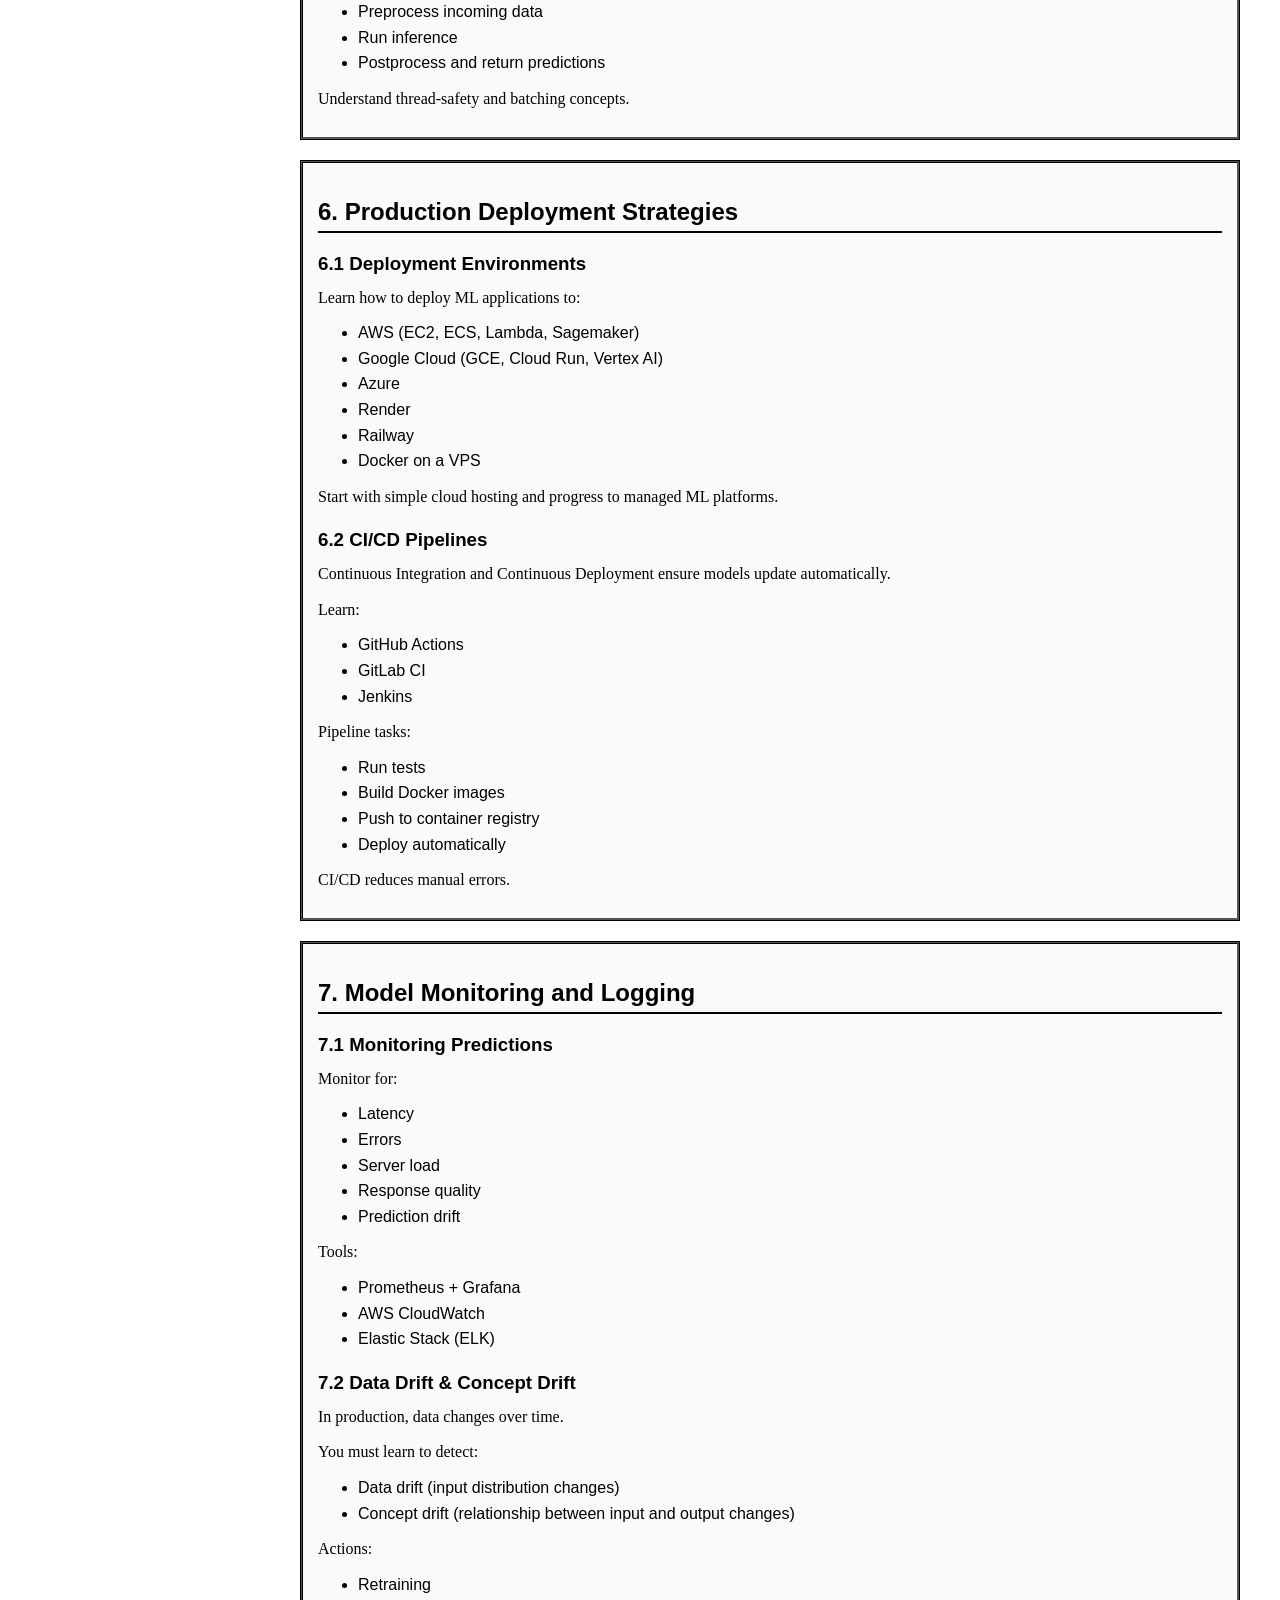
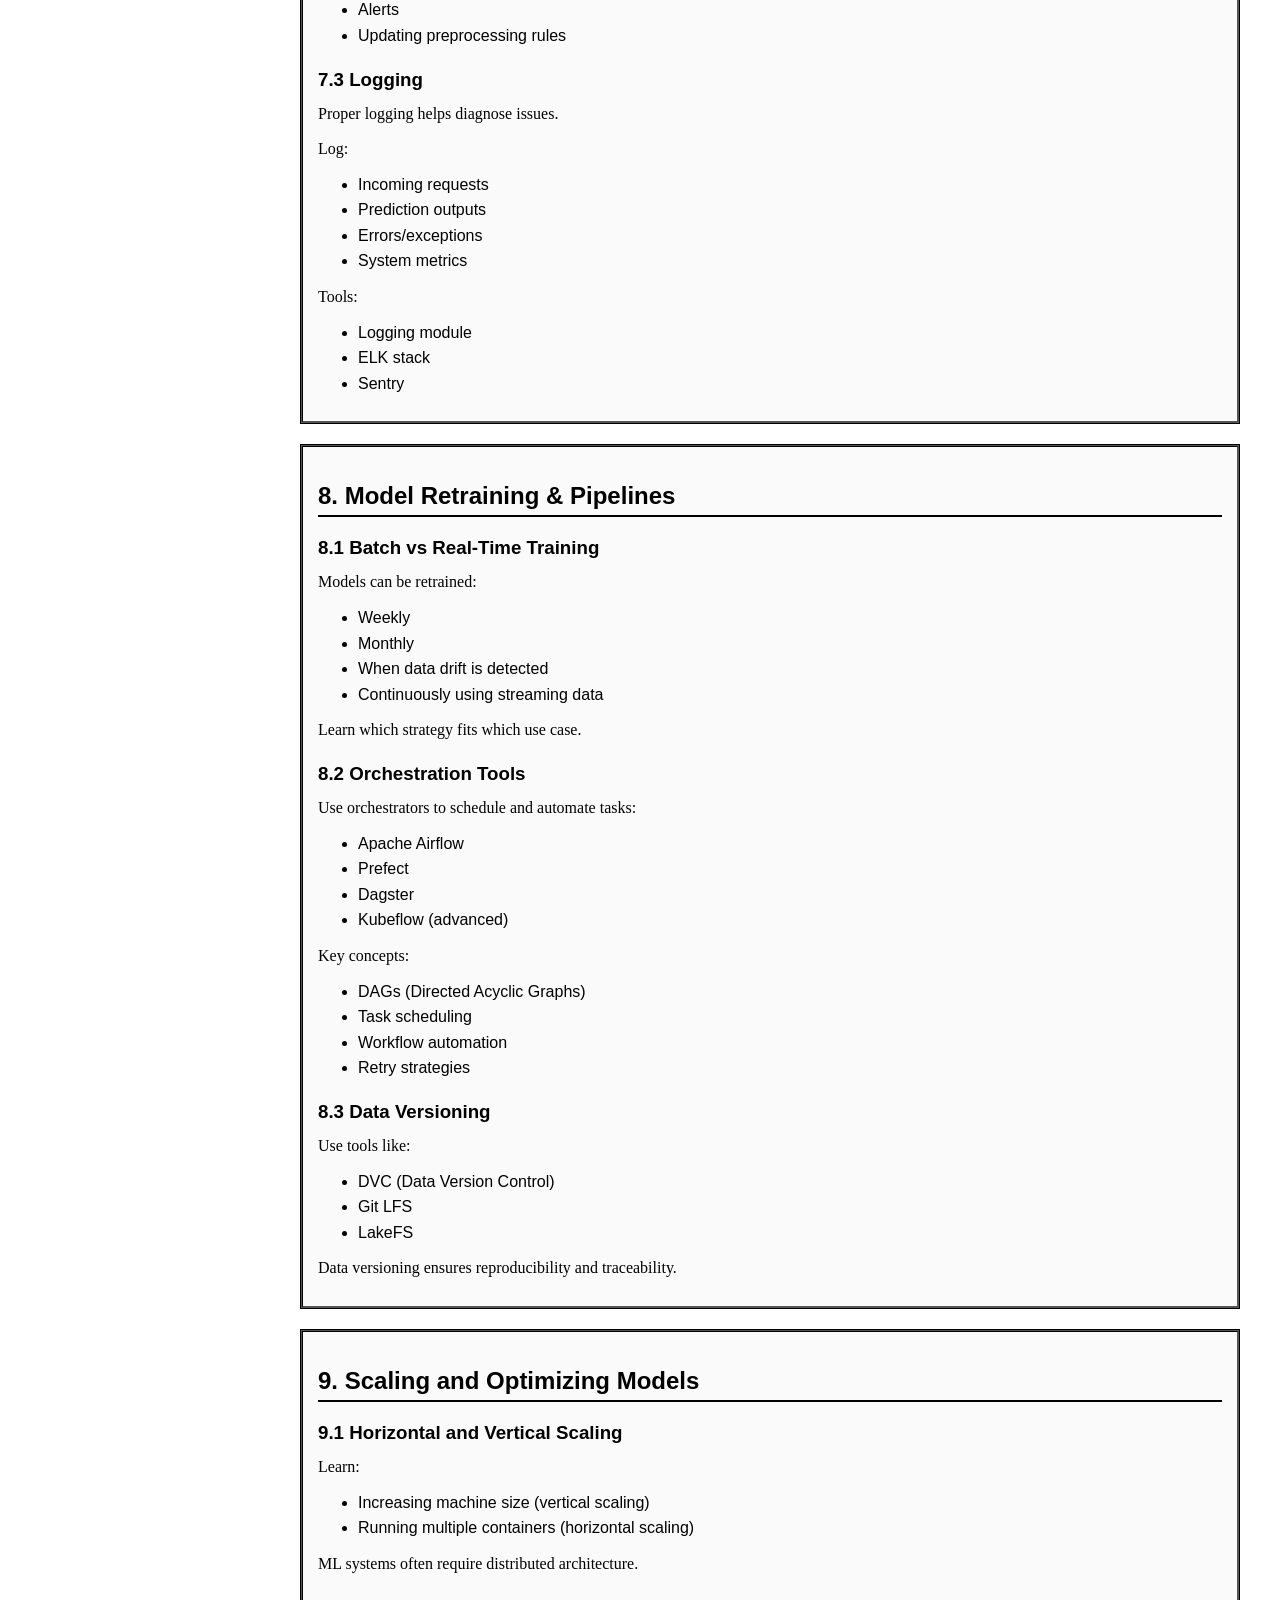
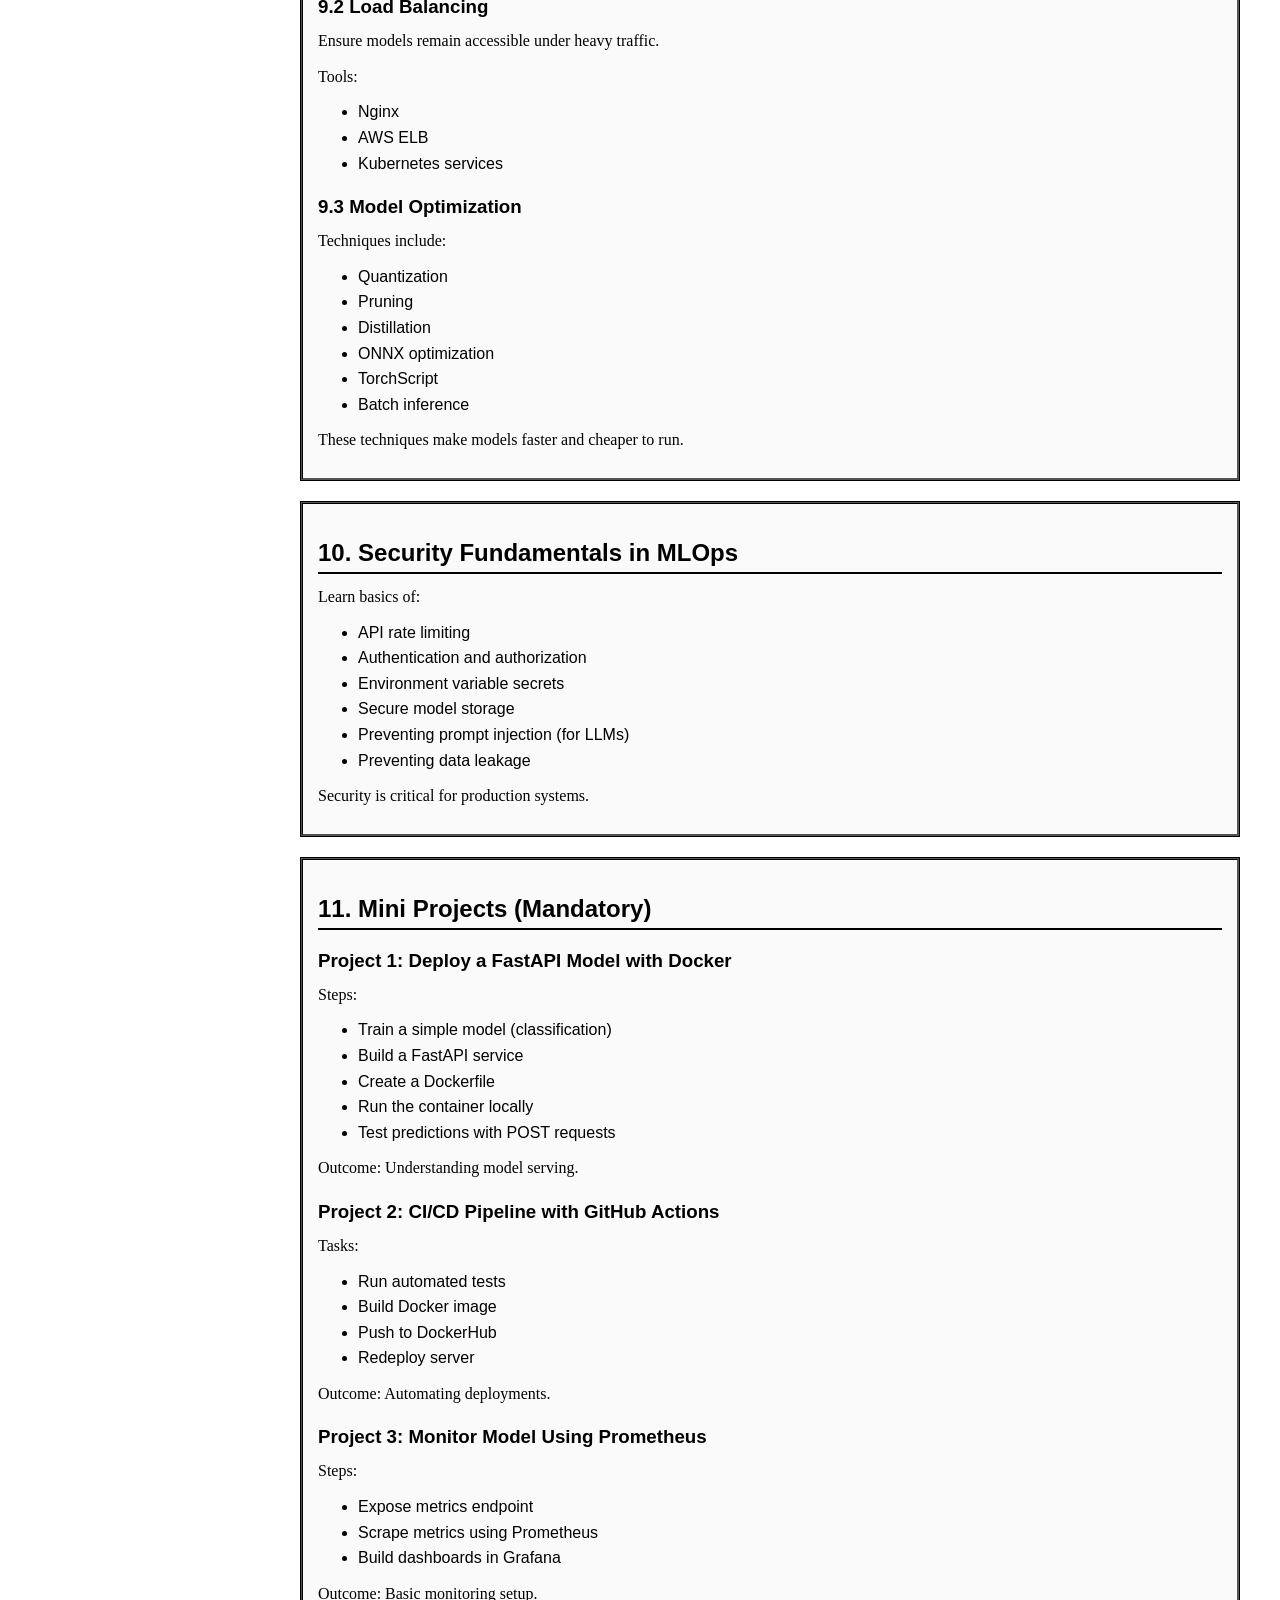
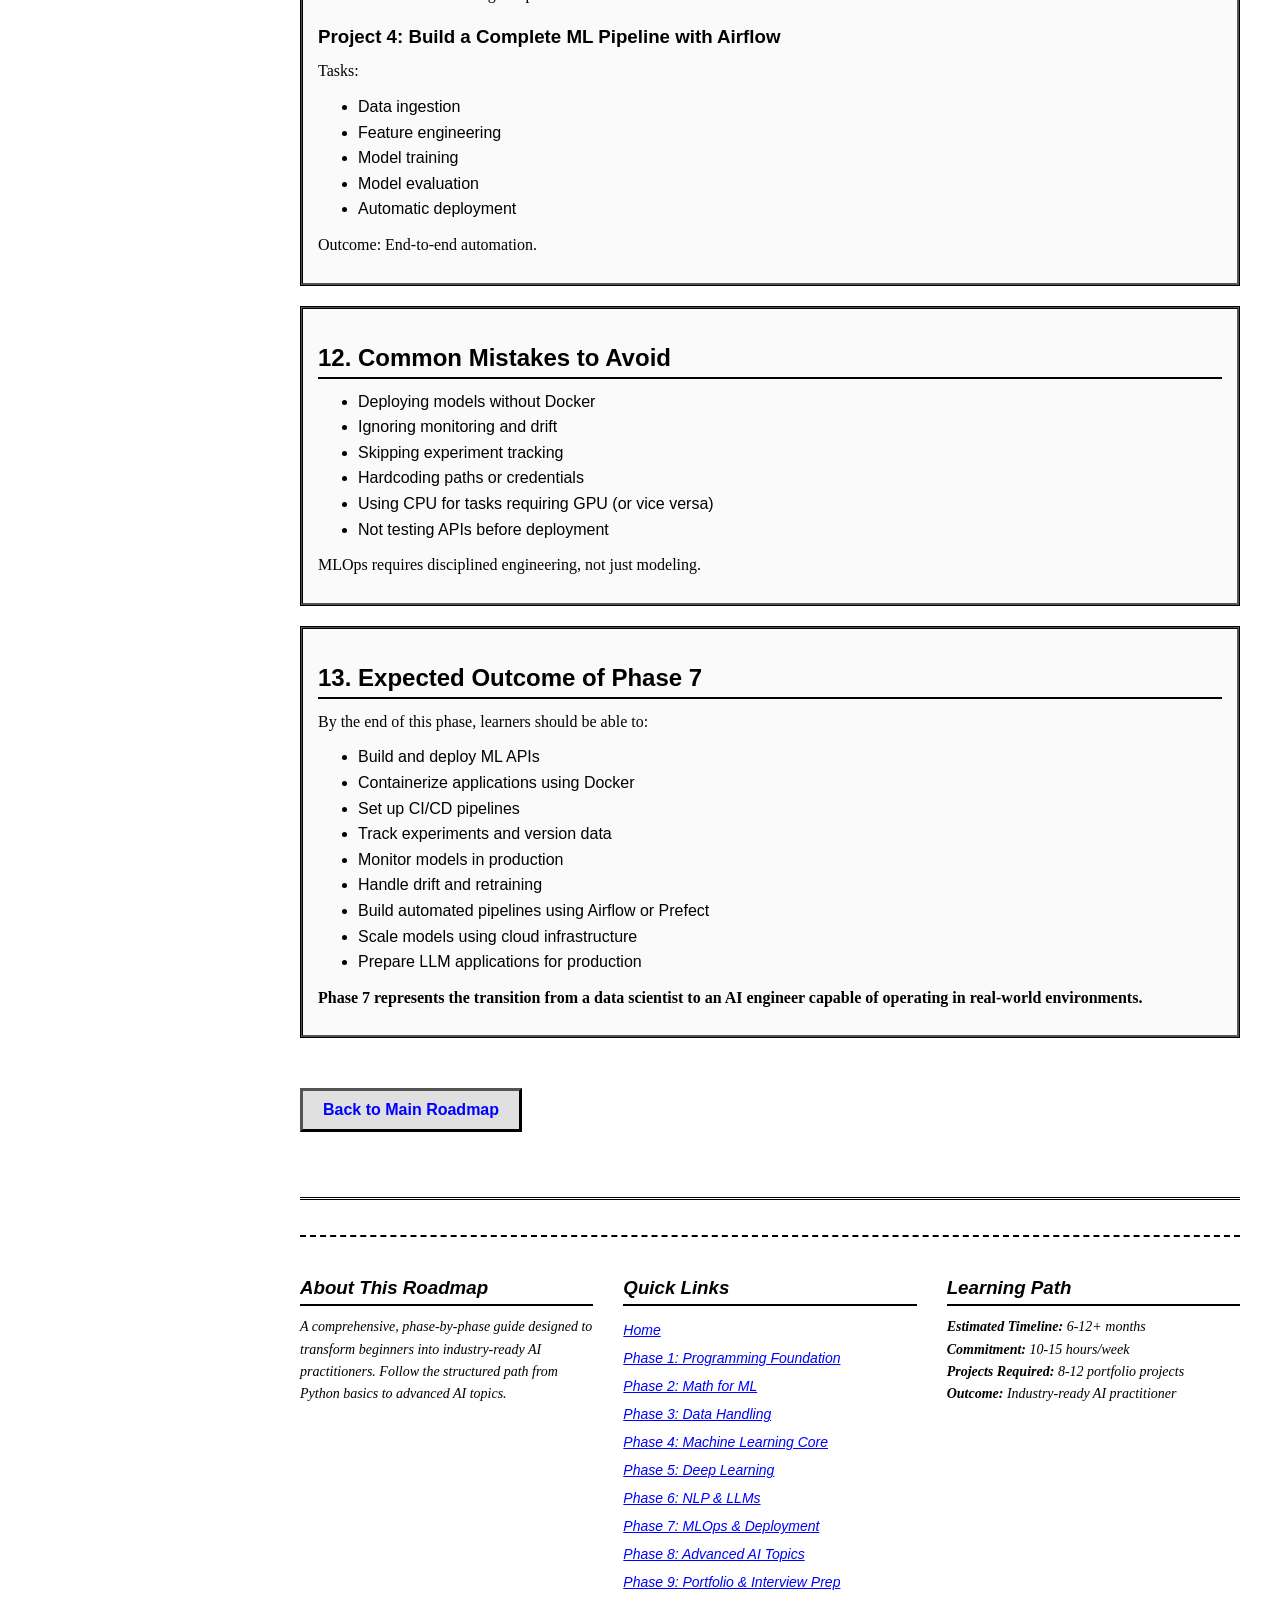
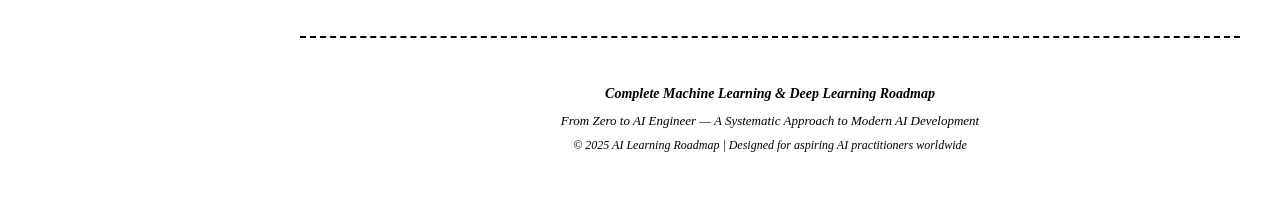
<file: phase7-detailed-guide.html>
﻿<!doctype html>
<html lang="en">

<head>
    <meta charset="utf-8">
    <meta name="viewport" content="width=device-width,initial-scale=1">
    <title>Phase 7 — MLOps & Deployment (Detailed Guide)</title>
    <link rel="stylesheet" href="shared-styles.css">
    <style>
        /* Page-specific styles */
        header {
            margin-bottom: 20px;
            padding-bottom: 15px;
            border-bottom: 3px double var(--border-color)
        }

        h1 {
            margin-top: 20px;
            margin-bottom: 10px;
            text-decoration: underline;
            text-align: center
        }

        h2 {
            margin-top: 20px;
            margin-bottom: 10px;
            border-bottom: 2px solid var(--border-color);
            padding-bottom: 5px
        }

        h3, h4 {
            margin-top: 20px;
            margin-bottom: 10px
        }

        p, ul {
            line-height: 1.6;
            margin: 10px 0
        }

        pre {
            margin: 10px 0
        }

        section {
            padding: 15px;
            margin-bottom: 20px;
            border: 3px ridge var(--border-color);
            background: var(--card-bg);
            position: relative
        }

        section::before {
            content: "";
            position: absolute;
            top: -3px;
            left: -3px;
            right: -3px;
            bottom: -3px;
            border: 1px solid var(--border-color);
            pointer-events: none
        }

        .meta {
            margin-bottom: 10px;
            font-style: italic;
            border-left: 3px solid var(--border-color);
            padding-left: 10px;
            font-family: 'Palatino Linotype', 'Book Antiqua', serif
        }
    </style>
</head>

<body>
<div id="progress-bar"></div>

<div id="top-toolbar">
    <div id="toolbar-left">
        <button id="menu-toggle">☰ Menu</button>
        <div style="font-weight:bold;font-size:18px;font-family:'Impact',sans-serif;letter-spacing:1px">AI ROADMAP</div>
    </div>
    <div id="toolbar-right">
        <div id="search-container">
            <input type="text" id="search-input" placeholder="Search roadmap..." />
            <div id="search-results"></div>
        </div>
        <button id="theme-toggle"><span class="theme-icon">◐</span> Theme</button>
    </div>
</div>

<nav id="sidebar">
    <h3>Navigation</h3>
    <ul>
        <li><a href="index.html"><span class="nav-icon">⌂</span> Home</a></li>
        <li><a href="index.html#phase1"><span class="nav-number">1</span> Programming</a></li>
        <li><a href="index.html#phase2"><span class="nav-number">2</span> Math for ML</a></li>
        <li><a href="index.html#phase3"><span class="nav-number">3</span> Data Handling</a></li>
        <li><a href="index.html#phase4"><span class="nav-number">4</span> ML Core</a></li>
        <li><a href="index.html#phase5"><span class="nav-number">5</span> Deep Learning</a></li>
        <li><a href="index.html#phase6"><span class="nav-number">6</span> NLP & LLMs</a></li>
        <li><a href="index.html#phase7"><span class="nav-number">7</span> MLOps</a></li>
        <li><a href="index.html#phase8"><span class="nav-number">8</span> Advanced Topics</a></li>
        <li><a href="index.html#phase9"><span class="nav-number">9</span> Portfolio</a></li>
    </ul>
</nav>

    <div class="container">
        <a href="index.html" class="back-link">Back to Main Roadmap</a>

        <h1>Phase 7 — MLOps & Model Deployment</h1>

        <p><strong>Duration:</strong> 8 Weeks<br>
            <strong>Objective:</strong> Learn how to deploy, monitor, automate, and maintain machine learning models in
            real-world environments.
            This phase turns prototypes into production-ready systems, the skills companies value most.
        </p>

        <section>
            <h2>1. Introduction: Why MLOps Is Critical</h2>
            <p>Building a model is only a small part of the ML lifecycle.<br>
                Real-world AI requires:</p>
            <ul>
                <li>Deployment</li>
                <li>Monitoring</li>
                <li>Version control</li>
                <li>Automated retraining</li>
                <li>Scalable infrastructure</li>
                <li>Reproducibility</li>
                <li>Error tracking</li>
            </ul>
            <p>MLOps (Machine Learning Operations) is the combination of:</p>
            <ul>
                <li>Machine Learning</li>
                <li>DevOps</li>
                <li>Software Engineering</li>
                <li>Data Engineering</li>
            </ul>
            <p>It ensures ML systems survive outside the notebook.</p>
        </section>

        <section>
            <h2>2. The ML System Lifecycle</h2>
            <p>Every production AI system must follow a standardized lifecycle:</p>
            <ul>
                <li>Data Collection</li>
                <li>Data Versioning</li>
                <li>Model Training</li>
                <li>Model Storage</li>
                <li>Deployment (API, batch jobs, streaming)</li>
                <li>Monitoring (performance, drift, errors)</li>
                <li>Retraining (manual or automated)</li>
            </ul>
            <p>Phase 7 teaches each of these steps.</p>
        </section>

        <section>
            <h2>3. Version Control and Experiment Tracking</h2>

            <h3>3.1 Git and GitHub</h3>
            <p>Before deploying ML models, learners must have full control over:</p>
            <ul>
                <li>Source code versioning</li>
                <li>Branching and merging</li>
                <li>Pull requests</li>
                <li>Maintaining reproducible project structure</li>
            </ul>
            <p>Every ML project should be a Git repository.</p>

            <h3>3.2 Experiment Tracking</h3>
            <p>Tracking experiments prevents confusion and makes model training reproducible.</p>
            <p>Tools to learn:</p>
            <ul>
                <li>MLflow</li>
                <li>Weights & Biases (W&B)</li>
                <li>TensorBoard</li>
            </ul>
            <p>Important features:</p>
            <ul>
                <li>Logging metrics and hyperparameters</li>
                <li>Tracking artifacts</li>
                <li>Comparing experiments</li>
                <li>Storing models</li>
            </ul>
            <p>Experiment tracking becomes crucial during hyperparameter tuning.</p>
        </section>

        <section>
            <h2>4. Model Packaging and Containerization</h2>

            <h3>4.1 Introduction to Docker</h3>
            <p>Docker is essential for packaging models along with dependencies.</p>
            <p>Learn:</p>
            <ul>
                <li>Writing Dockerfiles</li>
                <li>Building images</li>
                <li>Running containers</li>
                <li>Exposing ports</li>
                <li>Managing environment variables</li>
            </ul>
            <p>A model packaged in a Docker container runs identically on any machine.</p>

            <h3>4.2 Docker Best Practices</h3>
            <ul>
                <li>Use lightweight base images</li>
                <li>Avoid bloated dependencies</li>
                <li>Use .dockerignore</li>
                <li>Keep images small</li>
                <li>Separate build and runtime stages (multi-stage builds)</li>
            </ul>
            <p>These practices ensure fast deployment.</p>
        </section>

        <section>
            <h2>5. Building Model APIs</h2>

            <h3>5.1 FastAPI (Recommended)</h3>
            <p>FastAPI is the most popular modern Python framework for ML deployment.</p>
            <p>Learn:</p>
            <ul>
                <li>Creating endpoints</li>
                <li>Handling JSON requests</li>
                <li>Returning predictions</li>
                <li>CORS</li>
                <li>Request validation</li>
                <li>Using Pydantic models</li>
            </ul>
            <p>FastAPI makes model serving efficient and production-ready.</p>

            <h3>5.2 Flask (Alternate Option)</h3>
            <p>Flask is simpler but less feature-rich.<br>
                Learn only for compatibility with legacy systems.</p>

            <h3>5.3 Serving Models</h3>
            <p>A model API must:</p>
            <ul>
                <li>Load the model once</li>
                <li>Preprocess incoming data</li>
                <li>Run inference</li>
                <li>Postprocess and return predictions</li>
            </ul>
            <p>Understand thread-safety and batching concepts.</p>
        </section>

        <section>
            <h2>6. Production Deployment Strategies</h2>

            <h3>6.1 Deployment Environments</h3>
            <p>Learn how to deploy ML applications to:</p>
            <ul>
                <li>AWS (EC2, ECS, Lambda, Sagemaker)</li>
                <li>Google Cloud (GCE, Cloud Run, Vertex AI)</li>
                <li>Azure</li>
                <li>Render</li>
                <li>Railway</li>
                <li>Docker on a VPS</li>
            </ul>
            <p>Start with simple cloud hosting and progress to managed ML platforms.</p>

            <h3>6.2 CI/CD Pipelines</h3>
            <p>Continuous Integration and Continuous Deployment ensure models update automatically.</p>
            <p>Learn:</p>
            <ul>
                <li>GitHub Actions</li>
                <li>GitLab CI</li>
                <li>Jenkins</li>
            </ul>
            <p>Pipeline tasks:</p>
            <ul>
                <li>Run tests</li>
                <li>Build Docker images</li>
                <li>Push to container registry</li>
                <li>Deploy automatically</li>
            </ul>
            <p>CI/CD reduces manual errors.</p>
        </section>

        <section>
            <h2>7. Model Monitoring and Logging</h2>

            <h3>7.1 Monitoring Predictions</h3>
            <p>Monitor for:</p>
            <ul>
                <li>Latency</li>
                <li>Errors</li>
                <li>Server load</li>
                <li>Response quality</li>
                <li>Prediction drift</li>
            </ul>
            <p>Tools:</p>
            <ul>
                <li>Prometheus + Grafana</li>
                <li>AWS CloudWatch</li>
                <li>Elastic Stack (ELK)</li>
            </ul>

            <h3>7.2 Data Drift & Concept Drift</h3>
            <p>In production, data changes over time.</p>
            <p>You must learn to detect:</p>
            <ul>
                <li>Data drift (input distribution changes)</li>
                <li>Concept drift (relationship between input and output changes)</li>
            </ul>
            <p>Actions:</p>
            <ul>
                <li>Retraining</li>
                <li>Alerts</li>
                <li>Updating preprocessing rules</li>
            </ul>

            <h3>7.3 Logging</h3>
            <p>Proper logging helps diagnose issues.</p>
            <p>Log:</p>
            <ul>
                <li>Incoming requests</li>
                <li>Prediction outputs</li>
                <li>Errors/exceptions</li>
                <li>System metrics</li>
            </ul>
            <p>Tools:</p>
            <ul>
                <li>Logging module</li>
                <li>ELK stack</li>
                <li>Sentry</li>
            </ul>
        </section>

        <section>
            <h2>8. Model Retraining & Pipelines</h2>

            <h3>8.1 Batch vs Real-Time Training</h3>
            <p>Models can be retrained:</p>
            <ul>
                <li>Weekly</li>
                <li>Monthly</li>
                <li>When data drift is detected</li>
                <li>Continuously using streaming data</li>
            </ul>
            <p>Learn which strategy fits which use case.</p>

            <h3>8.2 Orchestration Tools</h3>
            <p>Use orchestrators to schedule and automate tasks:</p>
            <ul>
                <li>Apache Airflow</li>
                <li>Prefect</li>
                <li>Dagster</li>
                <li>Kubeflow (advanced)</li>
            </ul>
            <p>Key concepts:</p>
            <ul>
                <li>DAGs (Directed Acyclic Graphs)</li>
                <li>Task scheduling</li>
                <li>Workflow automation</li>
                <li>Retry strategies</li>
            </ul>

            <h3>8.3 Data Versioning</h3>
            <p>Use tools like:</p>
            <ul>
                <li>DVC (Data Version Control)</li>
                <li>Git LFS</li>
                <li>LakeFS</li>
            </ul>
            <p>Data versioning ensures reproducibility and traceability.</p>
        </section>

        <section>
            <h2>9. Scaling and Optimizing Models</h2>

            <h3>9.1 Horizontal and Vertical Scaling</h3>
            <p>Learn:</p>
            <ul>
                <li>Increasing machine size (vertical scaling)</li>
                <li>Running multiple containers (horizontal scaling)</li>
            </ul>
            <p>ML systems often require distributed architecture.</p>

            <h3>9.2 Load Balancing</h3>
            <p>Ensure models remain accessible under heavy traffic.</p>
            <p>Tools:</p>
            <ul>
                <li>Nginx</li>
                <li>AWS ELB</li>
                <li>Kubernetes services</li>
            </ul>

            <h3>9.3 Model Optimization</h3>
            <p>Techniques include:</p>
            <ul>
                <li>Quantization</li>
                <li>Pruning</li>
                <li>Distillation</li>
                <li>ONNX optimization</li>
                <li>TorchScript</li>
                <li>Batch inference</li>
            </ul>
            <p>These techniques make models faster and cheaper to run.</p>
        </section>

        <section>
            <h2>10. Security Fundamentals in MLOps</h2>
            <p>Learn basics of:</p>
            <ul>
                <li>API rate limiting</li>
                <li>Authentication and authorization</li>
                <li>Environment variable secrets</li>
                <li>Secure model storage</li>
                <li>Preventing prompt injection (for LLMs)</li>
                <li>Preventing data leakage</li>
            </ul>
            <p>Security is critical for production systems.</p>
        </section>

        <section>
            <h2>11. Mini Projects (Mandatory)</h2>

            <h3>Project 1: Deploy a FastAPI Model with Docker</h3>
            <p>Steps:</p>
            <ul>
                <li>Train a simple model (classification)</li>
                <li>Build a FastAPI service</li>
                <li>Create a Dockerfile</li>
                <li>Run the container locally</li>
                <li>Test predictions with POST requests</li>
            </ul>
            <p>Outcome: Understanding model serving.</p>

            <h3>Project 2: CI/CD Pipeline with GitHub Actions</h3>
            <p>Tasks:</p>
            <ul>
                <li>Run automated tests</li>
                <li>Build Docker image</li>
                <li>Push to DockerHub</li>
                <li>Redeploy server</li>
            </ul>
            <p>Outcome: Automating deployments.</p>

            <h3>Project 3: Monitor Model Using Prometheus</h3>
            <p>Steps:</p>
            <ul>
                <li>Expose metrics endpoint</li>
                <li>Scrape metrics using Prometheus</li>
                <li>Build dashboards in Grafana</li>
            </ul>
            <p>Outcome: Basic monitoring setup.</p>

            <h3>Project 4: Build a Complete ML Pipeline with Airflow</h3>
            <p>Tasks:</p>
            <ul>
                <li>Data ingestion</li>
                <li>Feature engineering</li>
                <li>Model training</li>
                <li>Model evaluation</li>
                <li>Automatic deployment</li>
            </ul>
            <p>Outcome: End-to-end automation.</p>
        </section>

        <section>
            <h2>12. Common Mistakes to Avoid</h2>
            <ul>
                <li>Deploying models without Docker</li>
                <li>Ignoring monitoring and drift</li>
                <li>Skipping experiment tracking</li>
                <li>Hardcoding paths or credentials</li>
                <li>Using CPU for tasks requiring GPU (or vice versa)</li>
                <li>Not testing APIs before deployment</li>
            </ul>
            <p>MLOps requires disciplined engineering, not just modeling.</p>
        </section>

        <section>
            <h2>13. Expected Outcome of Phase 7</h2>
            <p>By the end of this phase, learners should be able to:</p>
            <ul>
                <li>Build and deploy ML APIs</li>
                <li>Containerize applications using Docker</li>
                <li>Set up CI/CD pipelines</li>
                <li>Track experiments and version data</li>
                <li>Monitor models in production</li>
                <li>Handle drift and retraining</li>
                <li>Build automated pipelines using Airflow or Prefect</li>
                <li>Scale models using cloud infrastructure</li>
                <li>Prepare LLM applications for production</li>
            </ul>
            <p><strong>Phase 7 represents the transition from a data scientist to an AI engineer capable of operating in
                    real-world environments.</strong></p>
        </section>

        <a href="index.html" class="back-link" style="margin-top: 30px">Back to Main Roadmap</a>        <footer>
            <hr>
            <div class="footer-grid">
                <div>
                    <h3>About This Roadmap</h3>
                    <p>
                        A comprehensive, phase-by-phase guide designed to transform beginners into industry-ready AI practitioners. 
                        Follow the structured path from Python basics to advanced AI topics.
                    </p>
                </div>
                <div>
                    <h3>Quick Links</h3>
                    <ul>
                        <li><a href="index.html">Home</a></li>
                        <li><a href="index.html#phase1">Phase 1: Programming Foundation</a></li>
                        <li><a href="index.html#phase2">Phase 2: Math for ML</a></li>
                        <li><a href="index.html#phase3">Phase 3: Data Handling</a></li>
                        <li><a href="index.html#phase4">Phase 4: Machine Learning Core</a></li>
                        <li><a href="index.html#phase5">Phase 5: Deep Learning</a></li>
                        <li><a href="index.html#phase6">Phase 6: NLP & LLMs</a></li>
                        <li><a href="index.html#phase7">Phase 7: MLOps & Deployment</a></li>
                        <li><a href="index.html#phase8">Phase 8: Advanced AI Topics</a></li>
                        <li><a href="index.html#phase9">Phase 9: Portfolio & Interview Prep</a></li>
                    </ul>
                </div>
                <div>
                    <h3>Learning Path</h3>
                    <p>
                        <strong>Estimated Timeline:</strong> 6-12+ months<br>
                        <strong>Commitment:</strong> 10-15 hours/week<br>
                        <strong>Projects Required:</strong> 8-12 portfolio projects<br>
                        <strong>Outcome:</strong> Industry-ready AI practitioner
                    </p>
                </div>
            </div>
            <hr>
            <div class="footer-bottom">
                <p style="font-size: 14px;">
                    <strong>Complete Machine Learning & Deep Learning Roadmap</strong>
                </p>
                <p style="font-size: 13px;">
                    From Zero to AI Engineer — A Systematic Approach to Modern AI Development
                </p>
                <p style="font-size: 12px;">
                    © 2025 AI Learning Roadmap | Designed for aspiring AI practitioners worldwide
                </p>
            </div>
        </footer>
    </div>
<script src="shared-scripts.js"></script>
</body>

</html>
</file>
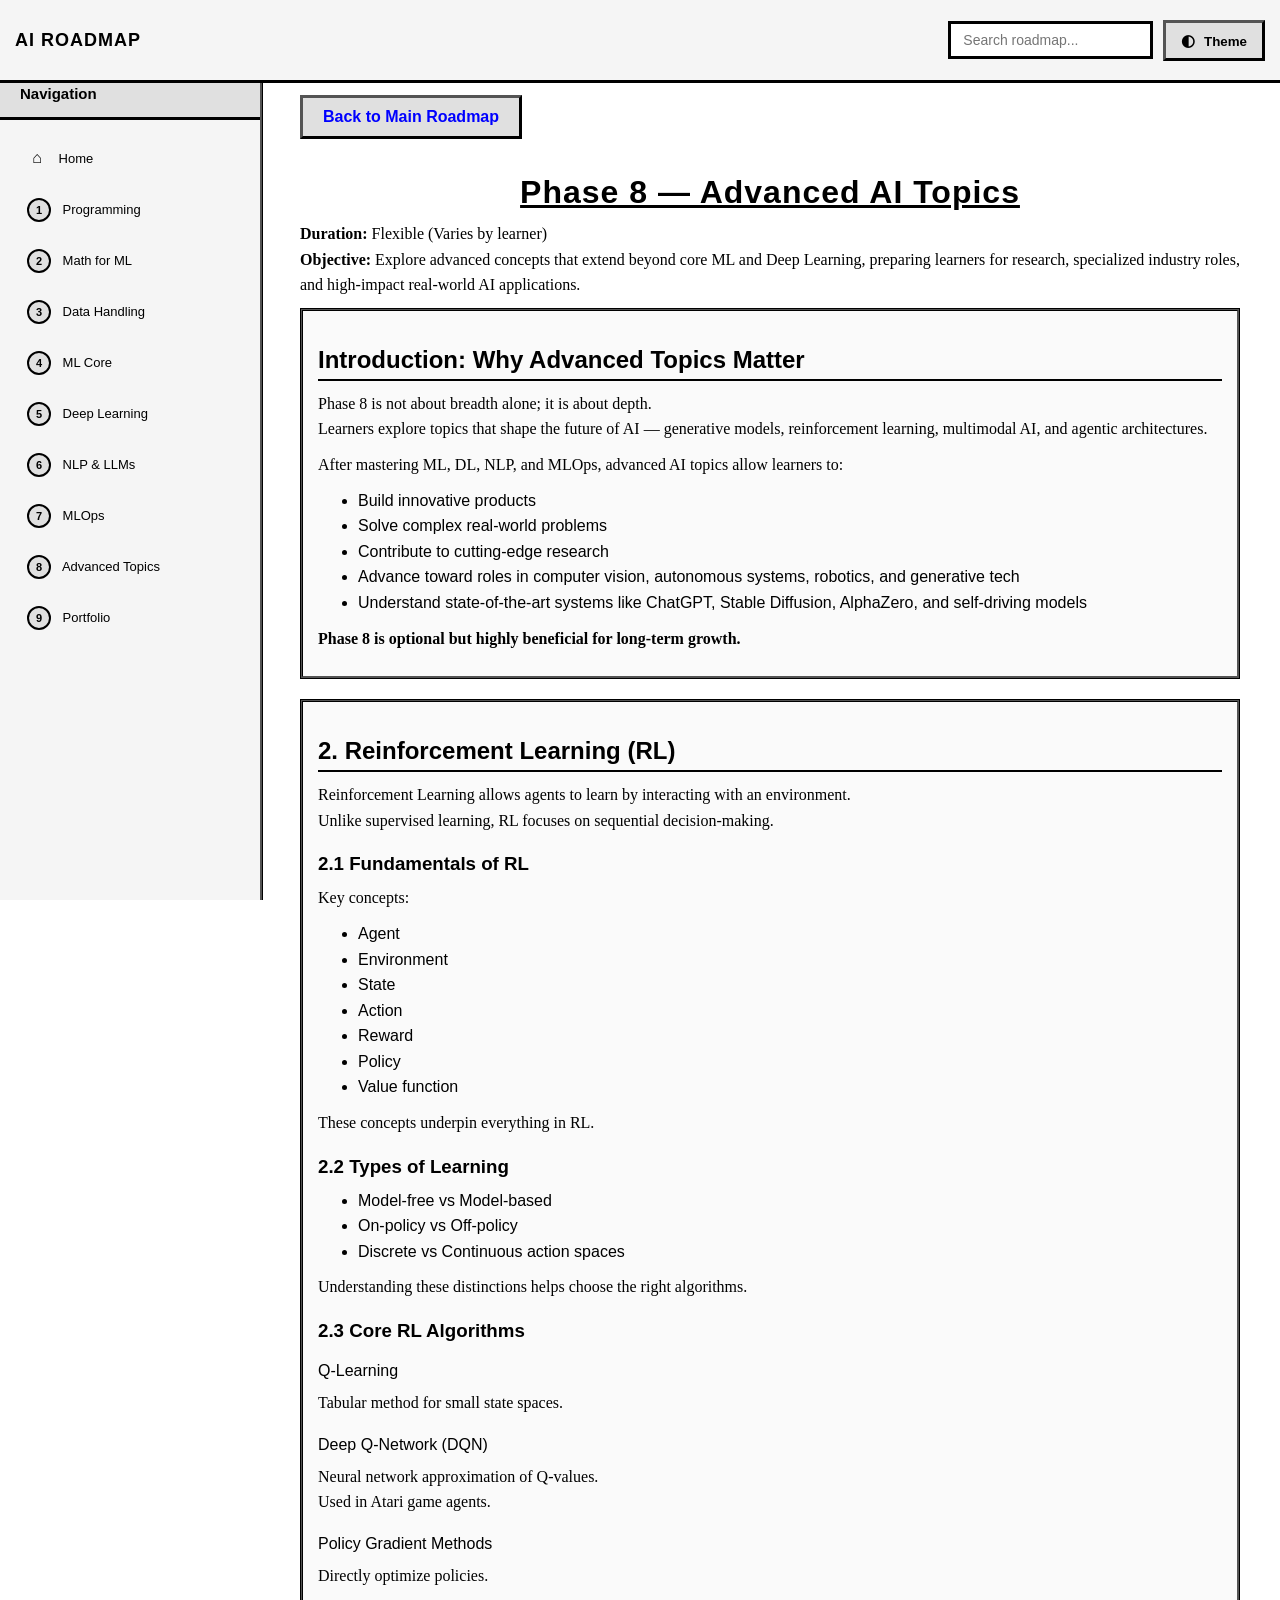
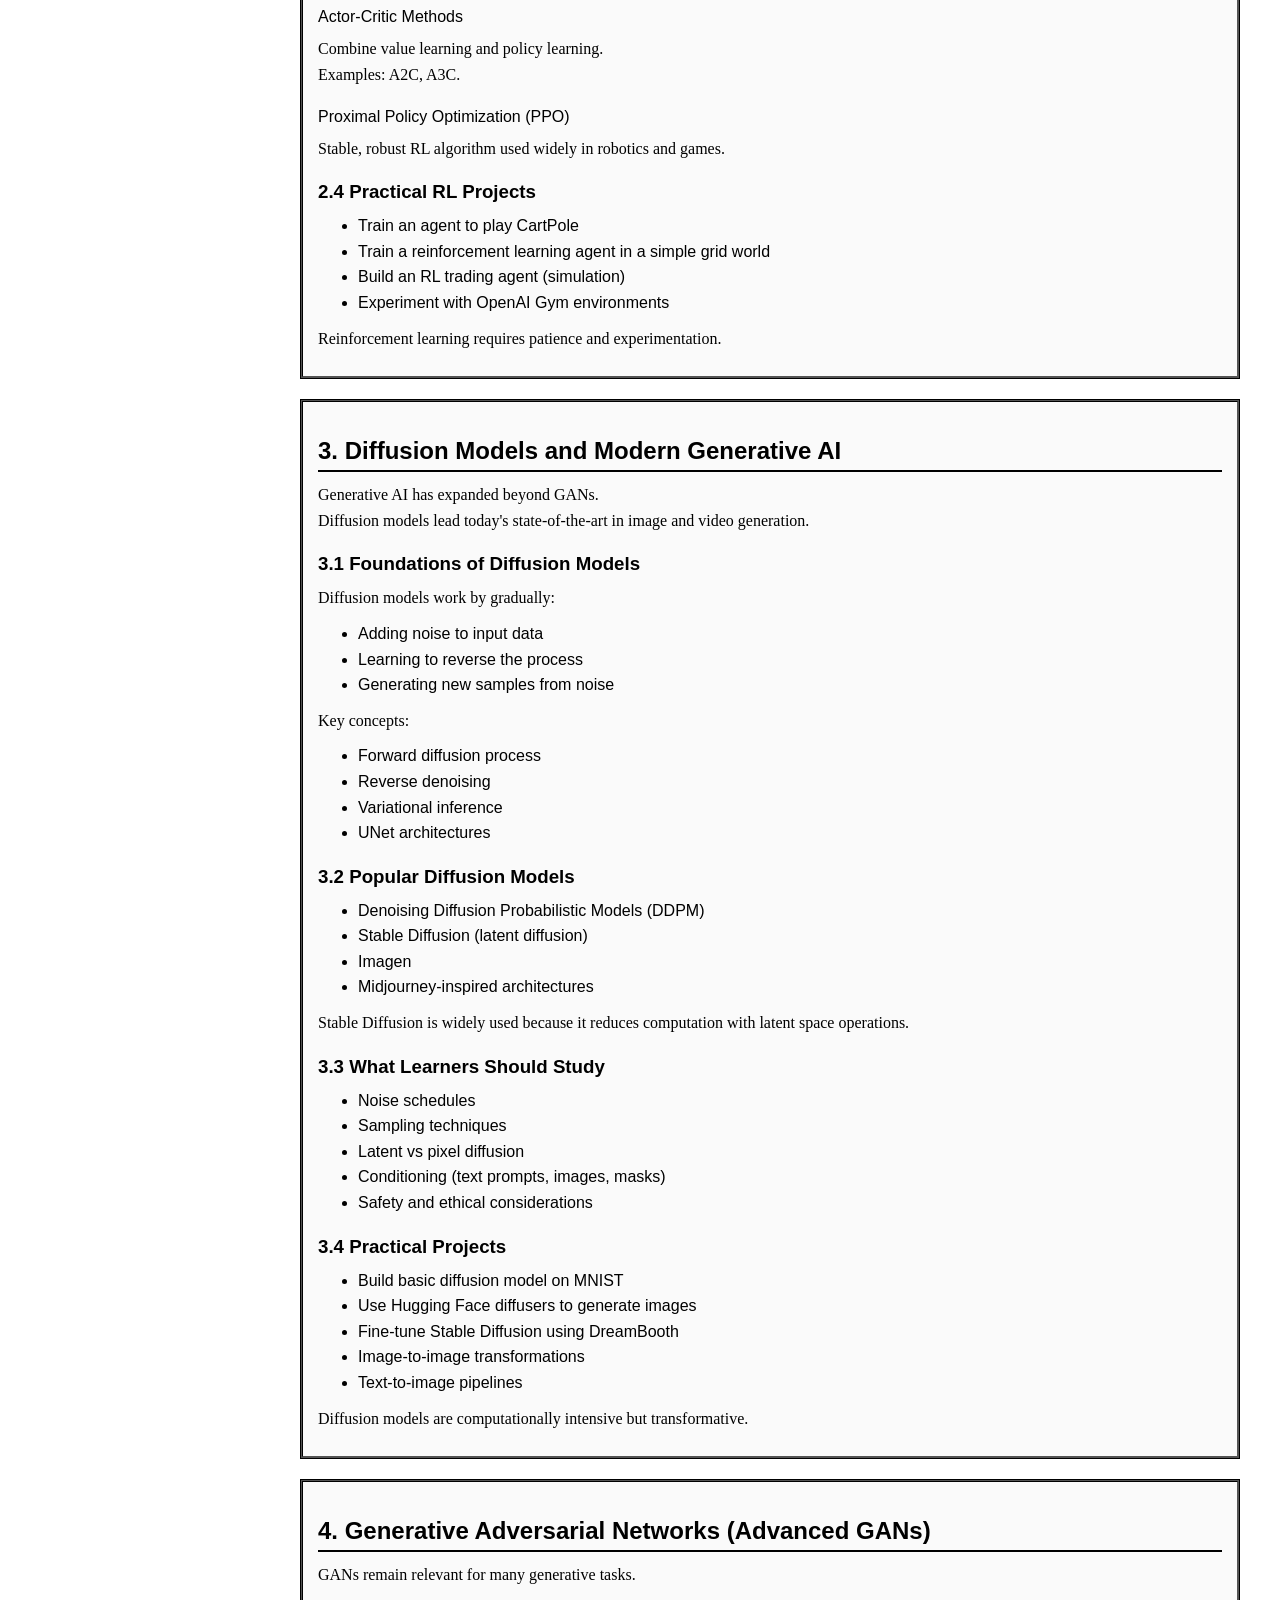
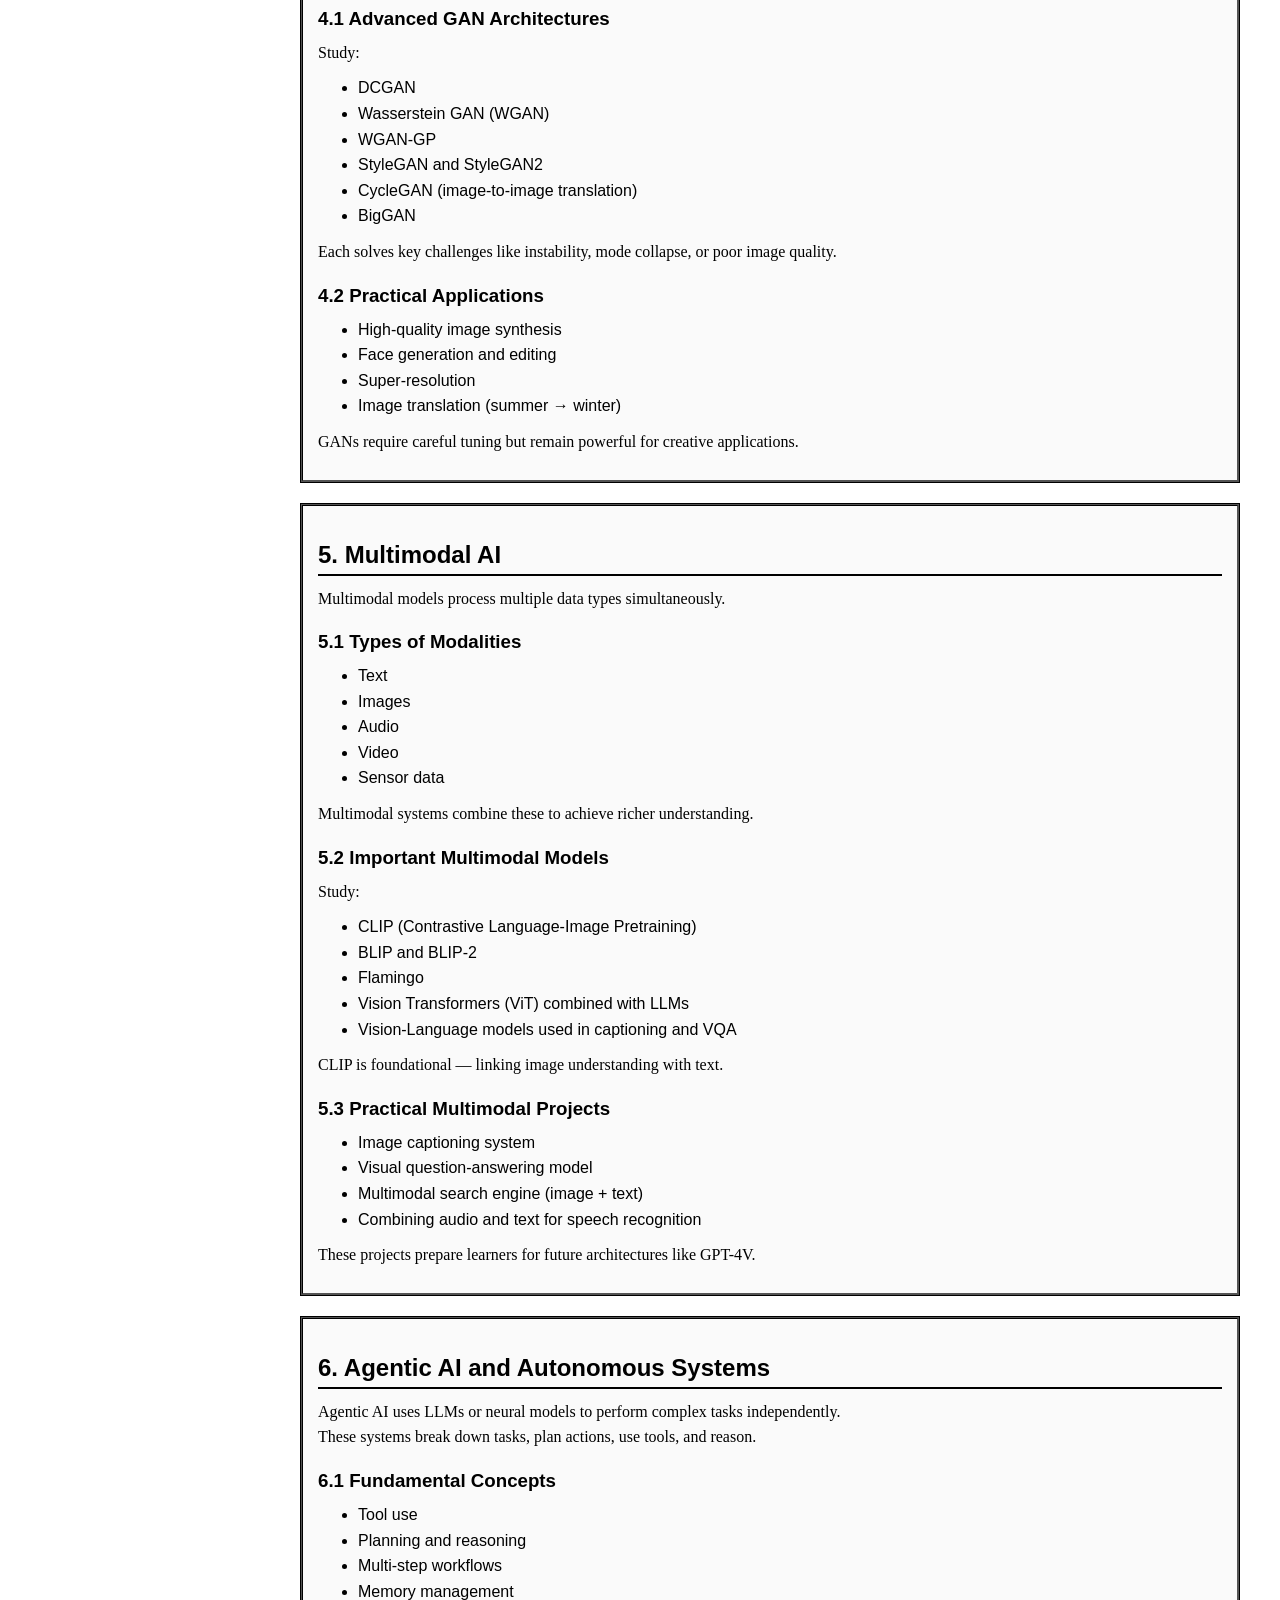
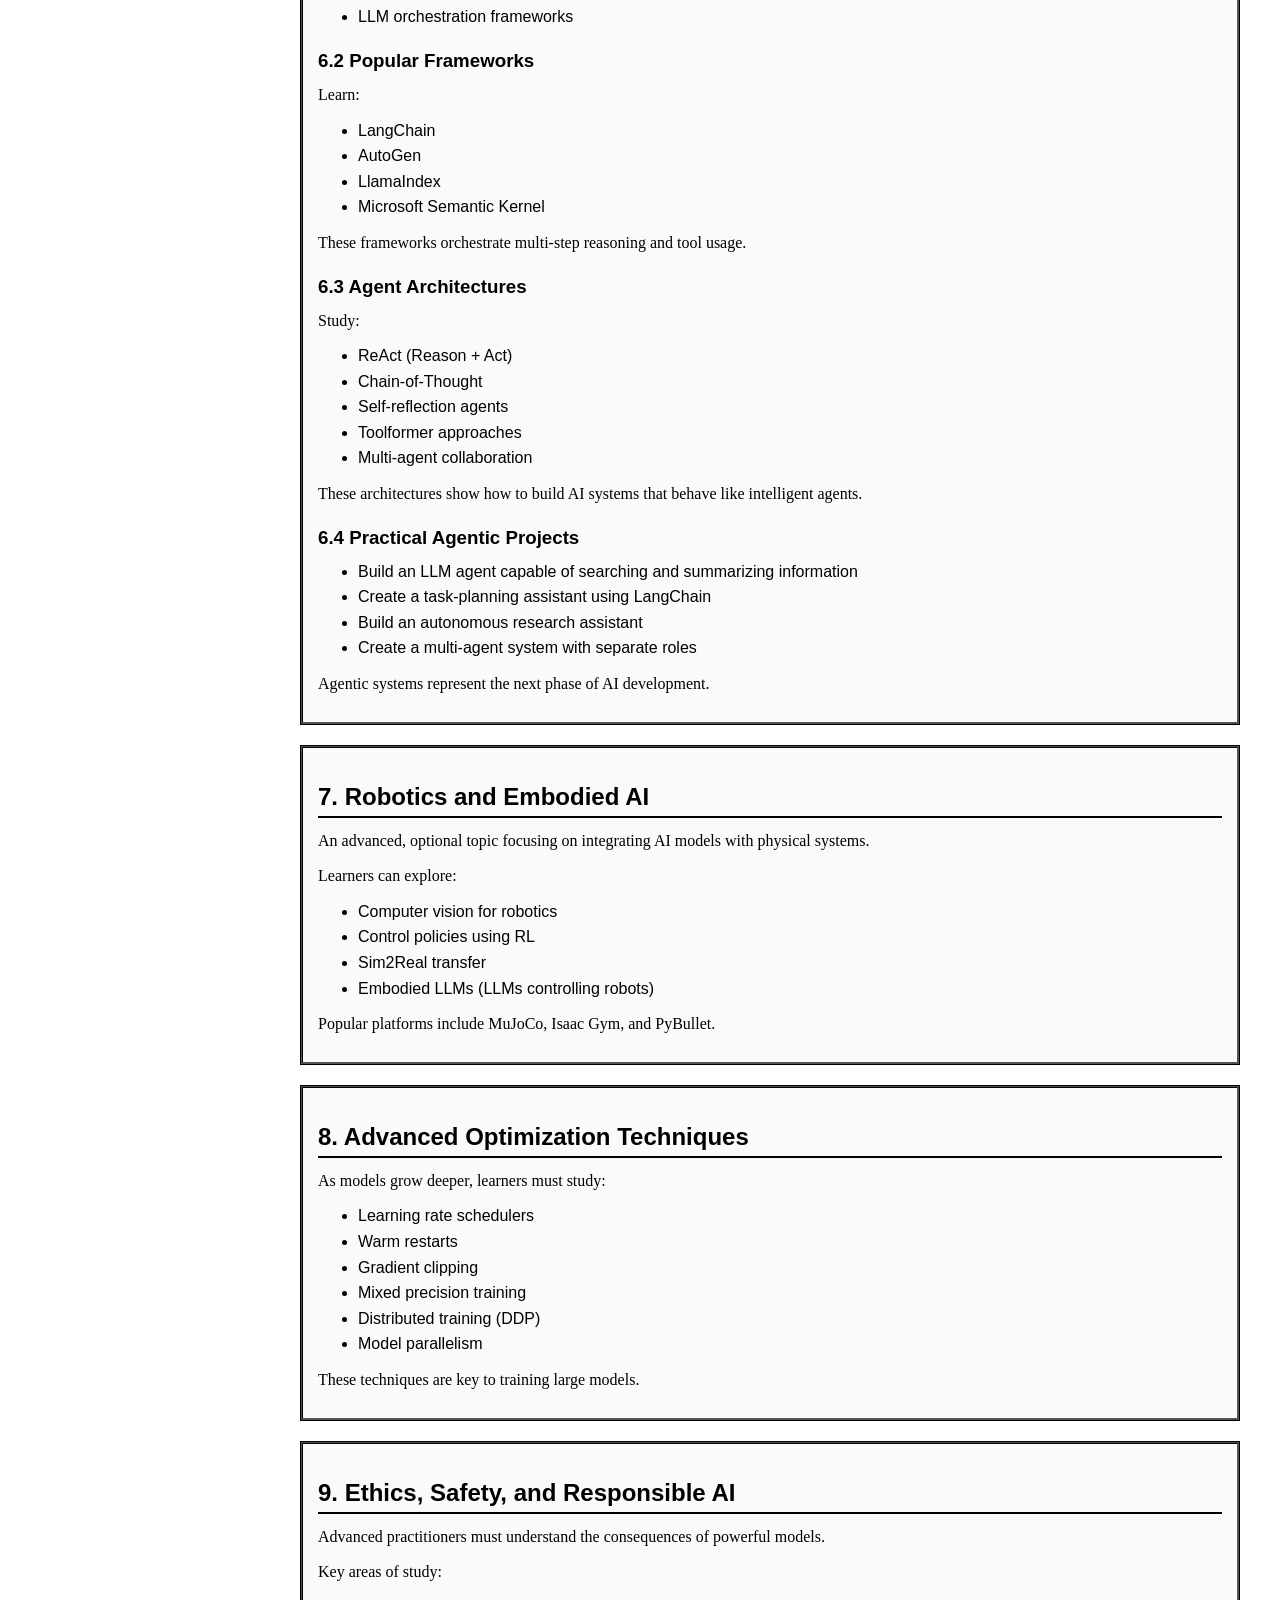
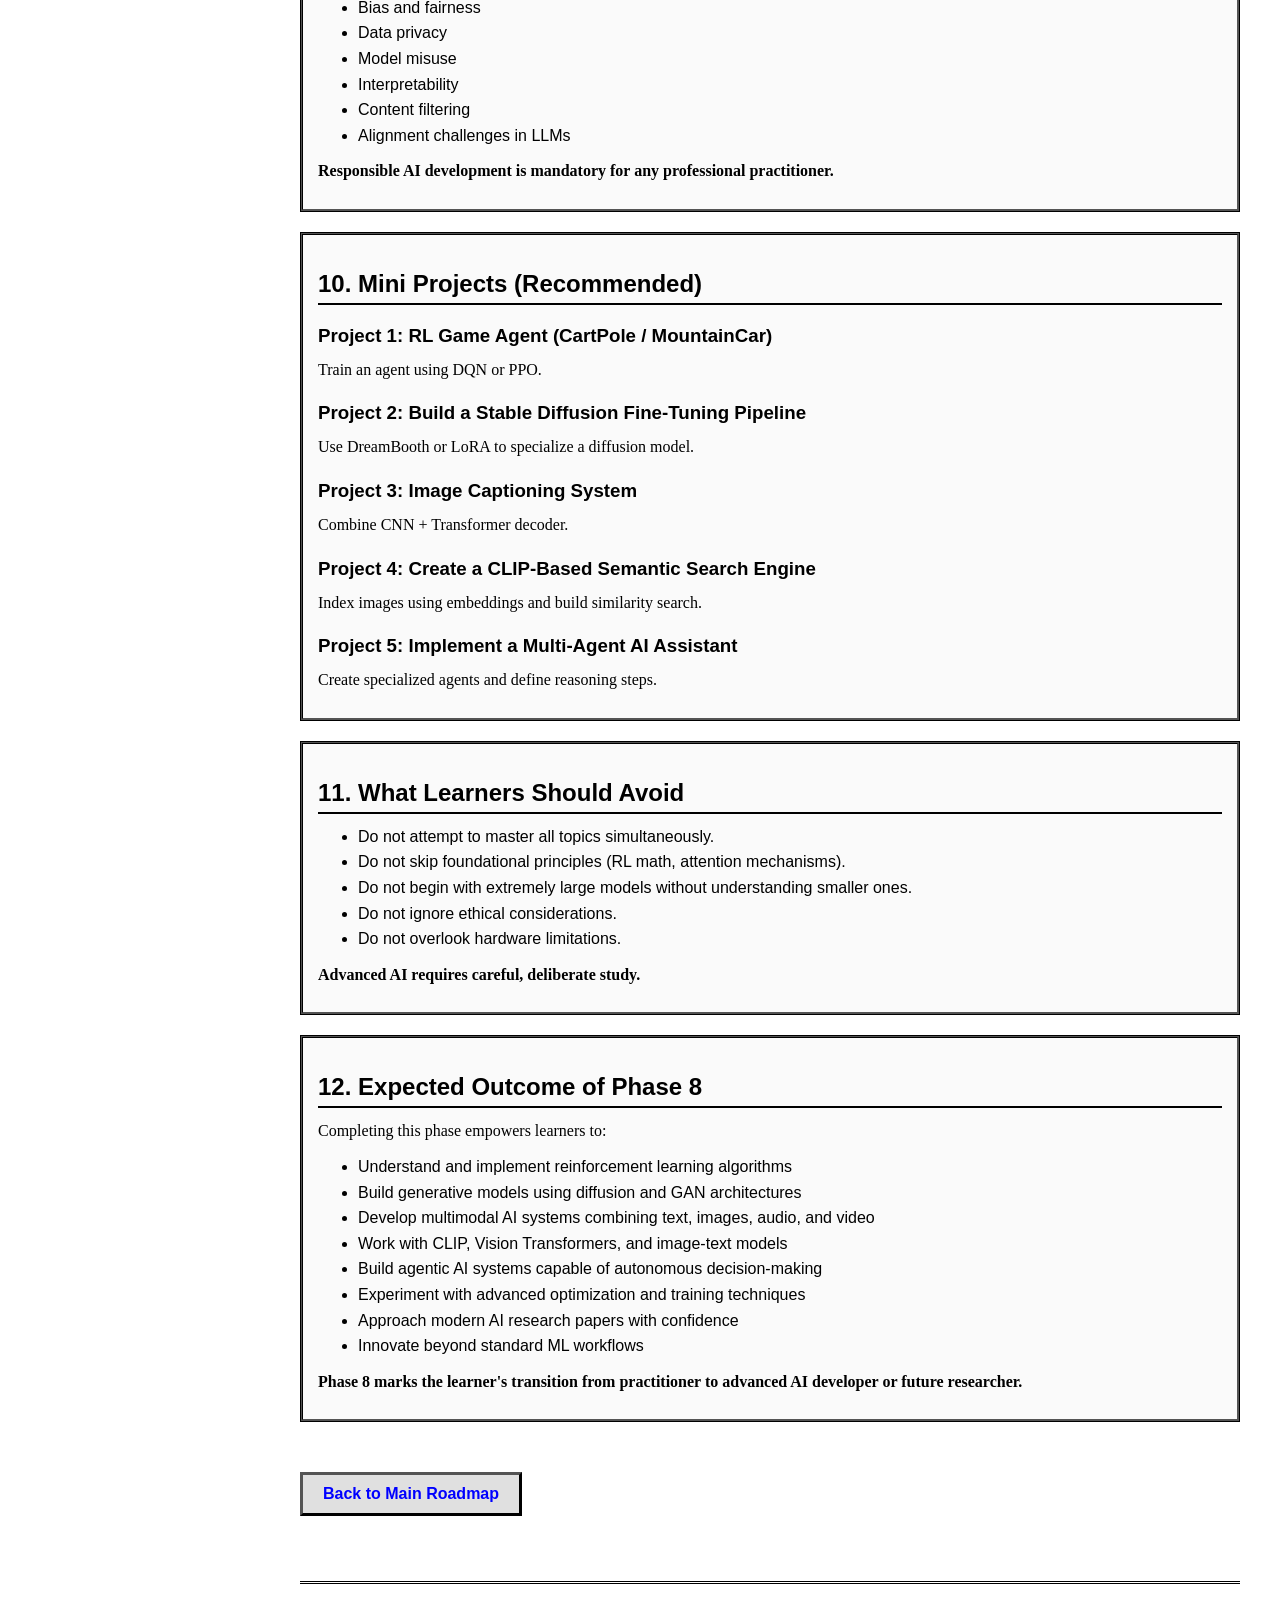
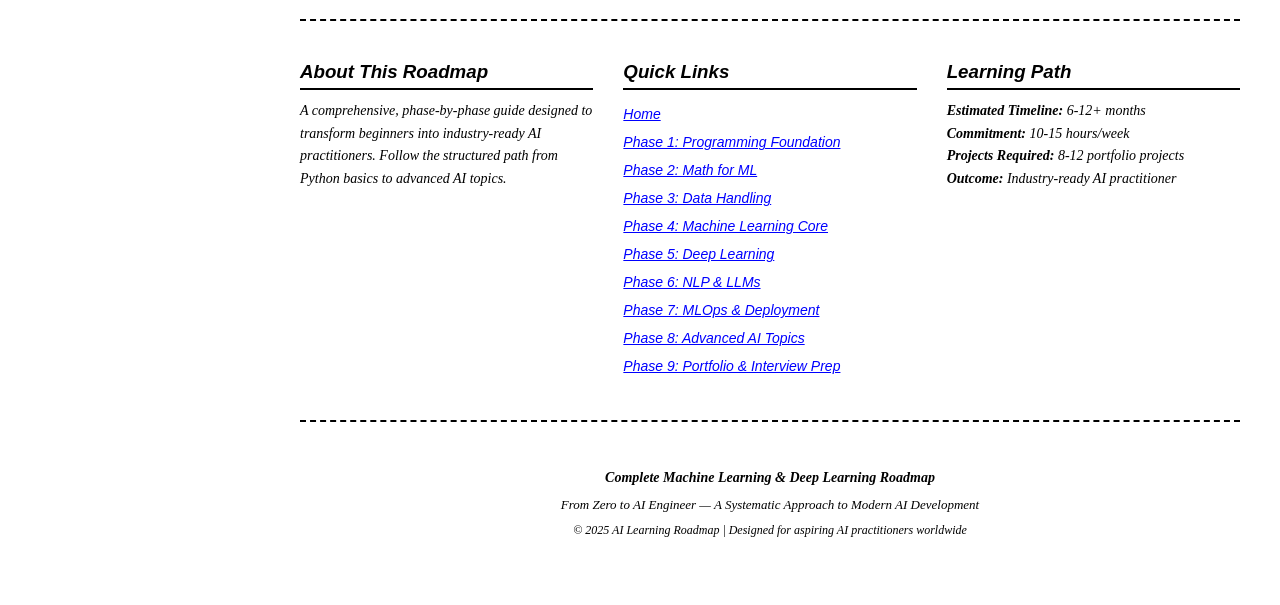
<file: phase8-detailed-guide.html>
﻿<!doctype html>
<html lang="en">

<head>
    <meta charset="utf-8">
    <meta name="viewport" content="width=device-width,initial-scale=1">
    <title>Phase 8 — Advanced AI Topics (Detailed Guide)</title>
    <link rel="stylesheet" href="shared-styles.css">
    <style>
        /* Page-specific styles */
        header {
            margin-bottom: 20px;
            padding-bottom: 15px;
            border-bottom: 3px double var(--border-color)
        }

        h1 {
            margin-top: 20px;
            margin-bottom: 10px;
            text-decoration: underline;
            text-align: center
        }

        h2 {
            margin-top: 20px;
            margin-bottom: 10px;
            border-bottom: 2px solid var(--border-color);
            padding-bottom: 5px
        }

        h3, h4 {
            margin-top: 20px;
            margin-bottom: 10px
        }

        p, ul {
            line-height: 1.6;
            margin: 10px 0
        }

        pre {
            margin: 10px 0
        }

        section {
            padding: 15px;
            margin-bottom: 20px;
            border: 3px ridge var(--border-color);
            background: var(--card-bg);
            position: relative
        }

        section::before {
            content: "";
            position: absolute;
            top: -3px;
            left: -3px;
            right: -3px;
            bottom: -3px;
            border: 1px solid var(--border-color);
            pointer-events: none
        }

        .meta {
            margin-bottom: 10px;
            font-style: italic;
            border-left: 3px solid var(--border-color);
            padding-left: 10px;
            font-family: 'Palatino Linotype', 'Book Antiqua', serif
        }
    </style>
</head>

<body>
<div id="progress-bar"></div>

<div id="top-toolbar">
    <div id="toolbar-left">
        <button id="menu-toggle">☰ Menu</button>
        <div style="font-weight:bold;font-size:18px;font-family:'Impact',sans-serif;letter-spacing:1px">AI ROADMAP</div>
    </div>
    <div id="toolbar-right">
        <div id="search-container">
            <input type="text" id="search-input" placeholder="Search roadmap..." />
            <div id="search-results"></div>
        </div>
        <button id="theme-toggle"><span class="theme-icon">◐</span> Theme</button>
    </div>
</div>

<nav id="sidebar">
    <h3>Navigation</h3>
    <ul>
        <li><a href="index.html"><span class="nav-icon">⌂</span> Home</a></li>
        <li><a href="index.html#phase1"><span class="nav-number">1</span> Programming</a></li>
        <li><a href="index.html#phase2"><span class="nav-number">2</span> Math for ML</a></li>
        <li><a href="index.html#phase3"><span class="nav-number">3</span> Data Handling</a></li>
        <li><a href="index.html#phase4"><span class="nav-number">4</span> ML Core</a></li>
        <li><a href="index.html#phase5"><span class="nav-number">5</span> Deep Learning</a></li>
        <li><a href="index.html#phase6"><span class="nav-number">6</span> NLP & LLMs</a></li>
        <li><a href="index.html#phase7"><span class="nav-number">7</span> MLOps</a></li>
        <li><a href="index.html#phase8"><span class="nav-number">8</span> Advanced Topics</a></li>
        <li><a href="index.html#phase9"><span class="nav-number">9</span> Portfolio</a></li>
    </ul>
</nav>

    <div class="container">
        <a href="index.html" class="back-link">Back to Main Roadmap</a>

        <h1>Phase 8 — Advanced AI Topics</h1>

        <p><strong>Duration:</strong> Flexible (Varies by learner)<br>
            <strong>Objective:</strong> Explore advanced concepts that extend beyond core ML and Deep Learning,
            preparing learners for research, specialized industry roles, and high-impact real-world AI applications.
        </p>

        <section>
            <h2>Introduction: Why Advanced Topics Matter</h2>
            <p>Phase 8 is not about breadth alone; it is about depth.<br>
                Learners explore topics that shape the future of AI — generative models, reinforcement learning,
                multimodal AI, and agentic architectures.</p>

            <p>After mastering ML, DL, NLP, and MLOps, advanced AI topics allow learners to:</p>
            <ul>
                <li>Build innovative products</li>
                <li>Solve complex real-world problems</li>
                <li>Contribute to cutting-edge research</li>
                <li>Advance toward roles in computer vision, autonomous systems, robotics, and generative tech</li>
                <li>Understand state-of-the-art systems like ChatGPT, Stable Diffusion, AlphaZero, and self-driving
                    models</li>
            </ul>

            <p><strong>Phase 8 is optional but highly beneficial for long-term growth.</strong></p>
        </section>

        <section>
            <h2>2. Reinforcement Learning (RL)</h2>
            <p>Reinforcement Learning allows agents to learn by interacting with an environment.<br>
                Unlike supervised learning, RL focuses on sequential decision-making.</p>

            <h3>2.1 Fundamentals of RL</h3>
            <p>Key concepts:</p>
            <ul>
                <li>Agent</li>
                <li>Environment</li>
                <li>State</li>
                <li>Action</li>
                <li>Reward</li>
                <li>Policy</li>
                <li>Value function</li>
            </ul>
            <p>These concepts underpin everything in RL.</p>

            <h3>2.2 Types of Learning</h3>
            <ul>
                <li>Model-free vs Model-based</li>
                <li>On-policy vs Off-policy</li>
                <li>Discrete vs Continuous action spaces</li>
            </ul>
            <p>Understanding these distinctions helps choose the right algorithms.</p>

            <h3>2.3 Core RL Algorithms</h3>

            <h4>Q-Learning</h4>
            <p>Tabular method for small state spaces.</p>

            <h4>Deep Q-Network (DQN)</h4>
            <p>Neural network approximation of Q-values.<br>
                Used in Atari game agents.</p>

            <h4>Policy Gradient Methods</h4>
            <p>Directly optimize policies.</p>

            <h4>Actor-Critic Methods</h4>
            <p>Combine value learning and policy learning.<br>
                Examples: A2C, A3C.</p>

            <h4>Proximal Policy Optimization (PPO)</h4>
            <p>Stable, robust RL algorithm used widely in robotics and games.</p>

            <h3>2.4 Practical RL Projects</h3>
            <ul>
                <li>Train an agent to play CartPole</li>
                <li>Train a reinforcement learning agent in a simple grid world</li>
                <li>Build an RL trading agent (simulation)</li>
                <li>Experiment with OpenAI Gym environments</li>
            </ul>
            <p>Reinforcement learning requires patience and experimentation.</p>
        </section>

        <section>
            <h2>3. Diffusion Models and Modern Generative AI</h2>
            <p>Generative AI has expanded beyond GANs.<br>
                Diffusion models lead today's state-of-the-art in image and video generation.</p>

            <h3>3.1 Foundations of Diffusion Models</h3>
            <p>Diffusion models work by gradually:</p>
            <ul>
                <li>Adding noise to input data</li>
                <li>Learning to reverse the process</li>
                <li>Generating new samples from noise</li>
            </ul>

            <p>Key concepts:</p>
            <ul>
                <li>Forward diffusion process</li>
                <li>Reverse denoising</li>
                <li>Variational inference</li>
                <li>UNet architectures</li>
            </ul>

            <h3>3.2 Popular Diffusion Models</h3>
            <ul>
                <li>Denoising Diffusion Probabilistic Models (DDPM)</li>
                <li>Stable Diffusion (latent diffusion)</li>
                <li>Imagen</li>
                <li>Midjourney-inspired architectures</li>
            </ul>
            <p>Stable Diffusion is widely used because it reduces computation with latent space operations.</p>

            <h3>3.3 What Learners Should Study</h3>
            <ul>
                <li>Noise schedules</li>
                <li>Sampling techniques</li>
                <li>Latent vs pixel diffusion</li>
                <li>Conditioning (text prompts, images, masks)</li>
                <li>Safety and ethical considerations</li>
            </ul>

            <h3>3.4 Practical Projects</h3>
            <ul>
                <li>Build basic diffusion model on MNIST</li>
                <li>Use Hugging Face diffusers to generate images</li>
                <li>Fine-tune Stable Diffusion using DreamBooth</li>
                <li>Image-to-image transformations</li>
                <li>Text-to-image pipelines</li>
            </ul>
            <p>Diffusion models are computationally intensive but transformative.</p>
        </section>

        <section>
            <h2>4. Generative Adversarial Networks (Advanced GANs)</h2>
            <p>GANs remain relevant for many generative tasks.</p>

            <h3>4.1 Advanced GAN Architectures</h3>
            <p>Study:</p>
            <ul>
                <li>DCGAN</li>
                <li>Wasserstein GAN (WGAN)</li>
                <li>WGAN-GP</li>
                <li>StyleGAN and StyleGAN2</li>
                <li>CycleGAN (image-to-image translation)</li>
                <li>BigGAN</li>
            </ul>
            <p>Each solves key challenges like instability, mode collapse, or poor image quality.</p>

            <h3>4.2 Practical Applications</h3>
            <ul>
                <li>High-quality image synthesis</li>
                <li>Face generation and editing</li>
                <li>Super-resolution</li>
                <li>Image translation (summer → winter)</li>
            </ul>
            <p>GANs require careful tuning but remain powerful for creative applications.</p>
        </section>

        <section>
            <h2>5. Multimodal AI</h2>
            <p>Multimodal models process multiple data types simultaneously.</p>

            <h3>5.1 Types of Modalities</h3>
            <ul>
                <li>Text</li>
                <li>Images</li>
                <li>Audio</li>
                <li>Video</li>
                <li>Sensor data</li>
            </ul>
            <p>Multimodal systems combine these to achieve richer understanding.</p>

            <h3>5.2 Important Multimodal Models</h3>
            <p>Study:</p>
            <ul>
                <li>CLIP (Contrastive Language-Image Pretraining)</li>
                <li>BLIP and BLIP-2</li>
                <li>Flamingo</li>
                <li>Vision Transformers (ViT) combined with LLMs</li>
                <li>Vision-Language models used in captioning and VQA</li>
            </ul>
            <p>CLIP is foundational — linking image understanding with text.</p>

            <h3>5.3 Practical Multimodal Projects</h3>
            <ul>
                <li>Image captioning system</li>
                <li>Visual question-answering model</li>
                <li>Multimodal search engine (image + text)</li>
                <li>Combining audio and text for speech recognition</li>
            </ul>
            <p>These projects prepare learners for future architectures like GPT-4V.</p>
        </section>

        <section>
            <h2>6. Agentic AI and Autonomous Systems</h2>
            <p>Agentic AI uses LLMs or neural models to perform complex tasks independently.<br>
                These systems break down tasks, plan actions, use tools, and reason.</p>

            <h3>6.1 Fundamental Concepts</h3>
            <ul>
                <li>Tool use</li>
                <li>Planning and reasoning</li>
                <li>Multi-step workflows</li>
                <li>Memory management</li>
                <li>LLM orchestration frameworks</li>
            </ul>

            <h3>6.2 Popular Frameworks</h3>
            <p>Learn:</p>
            <ul>
                <li>LangChain</li>
                <li>AutoGen</li>
                <li>LlamaIndex</li>
                <li>Microsoft Semantic Kernel</li>
            </ul>
            <p>These frameworks orchestrate multi-step reasoning and tool usage.</p>

            <h3>6.3 Agent Architectures</h3>
            <p>Study:</p>
            <ul>
                <li>ReAct (Reason + Act)</li>
                <li>Chain-of-Thought</li>
                <li>Self-reflection agents</li>
                <li>Toolformer approaches</li>
                <li>Multi-agent collaboration</li>
            </ul>
            <p>These architectures show how to build AI systems that behave like intelligent agents.</p>

            <h3>6.4 Practical Agentic Projects</h3>
            <ul>
                <li>Build an LLM agent capable of searching and summarizing information</li>
                <li>Create a task-planning assistant using LangChain</li>
                <li>Build an autonomous research assistant</li>
                <li>Create a multi-agent system with separate roles</li>
            </ul>
            <p>Agentic systems represent the next phase of AI development.</p>
        </section>

        <section>
            <h2>7. Robotics and Embodied AI</h2>
            <p>An advanced, optional topic focusing on integrating AI models with physical systems.</p>

            <p>Learners can explore:</p>
            <ul>
                <li>Computer vision for robotics</li>
                <li>Control policies using RL</li>
                <li>Sim2Real transfer</li>
                <li>Embodied LLMs (LLMs controlling robots)</li>
            </ul>
            <p>Popular platforms include MuJoCo, Isaac Gym, and PyBullet.</p>
        </section>

        <section>
            <h2>8. Advanced Optimization Techniques</h2>
            <p>As models grow deeper, learners must study:</p>
            <ul>
                <li>Learning rate schedulers</li>
                <li>Warm restarts</li>
                <li>Gradient clipping</li>
                <li>Mixed precision training</li>
                <li>Distributed training (DDP)</li>
                <li>Model parallelism</li>
            </ul>
            <p>These techniques are key to training large models.</p>
        </section>

        <section>
            <h2>9. Ethics, Safety, and Responsible AI</h2>
            <p>Advanced practitioners must understand the consequences of powerful models.</p>

            <p>Key areas of study:</p>
            <ul>
                <li>Bias and fairness</li>
                <li>Data privacy</li>
                <li>Model misuse</li>
                <li>Interpretability</li>
                <li>Content filtering</li>
                <li>Alignment challenges in LLMs</li>
            </ul>
            <p><strong>Responsible AI development is mandatory for any professional practitioner.</strong></p>
        </section>

        <section>
            <h2>10. Mini Projects (Recommended)</h2>

            <h3>Project 1: RL Game Agent (CartPole / MountainCar)</h3>
            <p>Train an agent using DQN or PPO.</p>

            <h3>Project 2: Build a Stable Diffusion Fine-Tuning Pipeline</h3>
            <p>Use DreamBooth or LoRA to specialize a diffusion model.</p>

            <h3>Project 3: Image Captioning System</h3>
            <p>Combine CNN + Transformer decoder.</p>

            <h3>Project 4: Create a CLIP-Based Semantic Search Engine</h3>
            <p>Index images using embeddings and build similarity search.</p>

            <h3>Project 5: Implement a Multi-Agent AI Assistant</h3>
            <p>Create specialized agents and define reasoning steps.</p>
        </section>

        <section>
            <h2>11. What Learners Should Avoid</h2>
            <ul>
                <li>Do not attempt to master all topics simultaneously.</li>
                <li>Do not skip foundational principles (RL math, attention mechanisms).</li>
                <li>Do not begin with extremely large models without understanding smaller ones.</li>
                <li>Do not ignore ethical considerations.</li>
                <li>Do not overlook hardware limitations.</li>
            </ul>
            <p><strong>Advanced AI requires careful, deliberate study.</strong></p>
        </section>

        <section>
            <h2>12. Expected Outcome of Phase 8</h2>
            <p>Completing this phase empowers learners to:</p>
            <ul>
                <li>Understand and implement reinforcement learning algorithms</li>
                <li>Build generative models using diffusion and GAN architectures</li>
                <li>Develop multimodal AI systems combining text, images, audio, and video</li>
                <li>Work with CLIP, Vision Transformers, and image-text models</li>
                <li>Build agentic AI systems capable of autonomous decision-making</li>
                <li>Experiment with advanced optimization and training techniques</li>
                <li>Approach modern AI research papers with confidence</li>
                <li>Innovate beyond standard ML workflows</li>
            </ul>
            <p><strong>Phase 8 marks the learner's transition from practitioner to advanced AI developer or future
                    researcher.</strong></p>
        </section>

        <a href="index.html" class="back-link" style="margin-top: 30px">Back to Main Roadmap</a>        <footer>
            <hr>
            <div class="footer-grid">
                <div>
                    <h3>About This Roadmap</h3>
                    <p>
                        A comprehensive, phase-by-phase guide designed to transform beginners into industry-ready AI practitioners. 
                        Follow the structured path from Python basics to advanced AI topics.
                    </p>
                </div>
                <div>
                    <h3>Quick Links</h3>
                    <ul>
                        <li><a href="index.html">Home</a></li>
                        <li><a href="index.html#phase1">Phase 1: Programming Foundation</a></li>
                        <li><a href="index.html#phase2">Phase 2: Math for ML</a></li>
                        <li><a href="index.html#phase3">Phase 3: Data Handling</a></li>
                        <li><a href="index.html#phase4">Phase 4: Machine Learning Core</a></li>
                        <li><a href="index.html#phase5">Phase 5: Deep Learning</a></li>
                        <li><a href="index.html#phase6">Phase 6: NLP & LLMs</a></li>
                        <li><a href="index.html#phase7">Phase 7: MLOps & Deployment</a></li>
                        <li><a href="index.html#phase8">Phase 8: Advanced AI Topics</a></li>
                        <li><a href="index.html#phase9">Phase 9: Portfolio & Interview Prep</a></li>
                    </ul>
                </div>
                <div>
                    <h3>Learning Path</h3>
                    <p>
                        <strong>Estimated Timeline:</strong> 6-12+ months<br>
                        <strong>Commitment:</strong> 10-15 hours/week<br>
                        <strong>Projects Required:</strong> 8-12 portfolio projects<br>
                        <strong>Outcome:</strong> Industry-ready AI practitioner
                    </p>
                </div>
            </div>
            <hr>
            <div class="footer-bottom">
                <p style="font-size: 14px;">
                    <strong>Complete Machine Learning & Deep Learning Roadmap</strong>
                </p>
                <p style="font-size: 13px;">
                    From Zero to AI Engineer — A Systematic Approach to Modern AI Development
                </p>
                <p style="font-size: 12px;">
                    © 2025 AI Learning Roadmap | Designed for aspiring AI practitioners worldwide
                </p>
            </div>
        </footer>
    </div>
<script src="shared-scripts.js"></script>
</body>

</html>
</file>
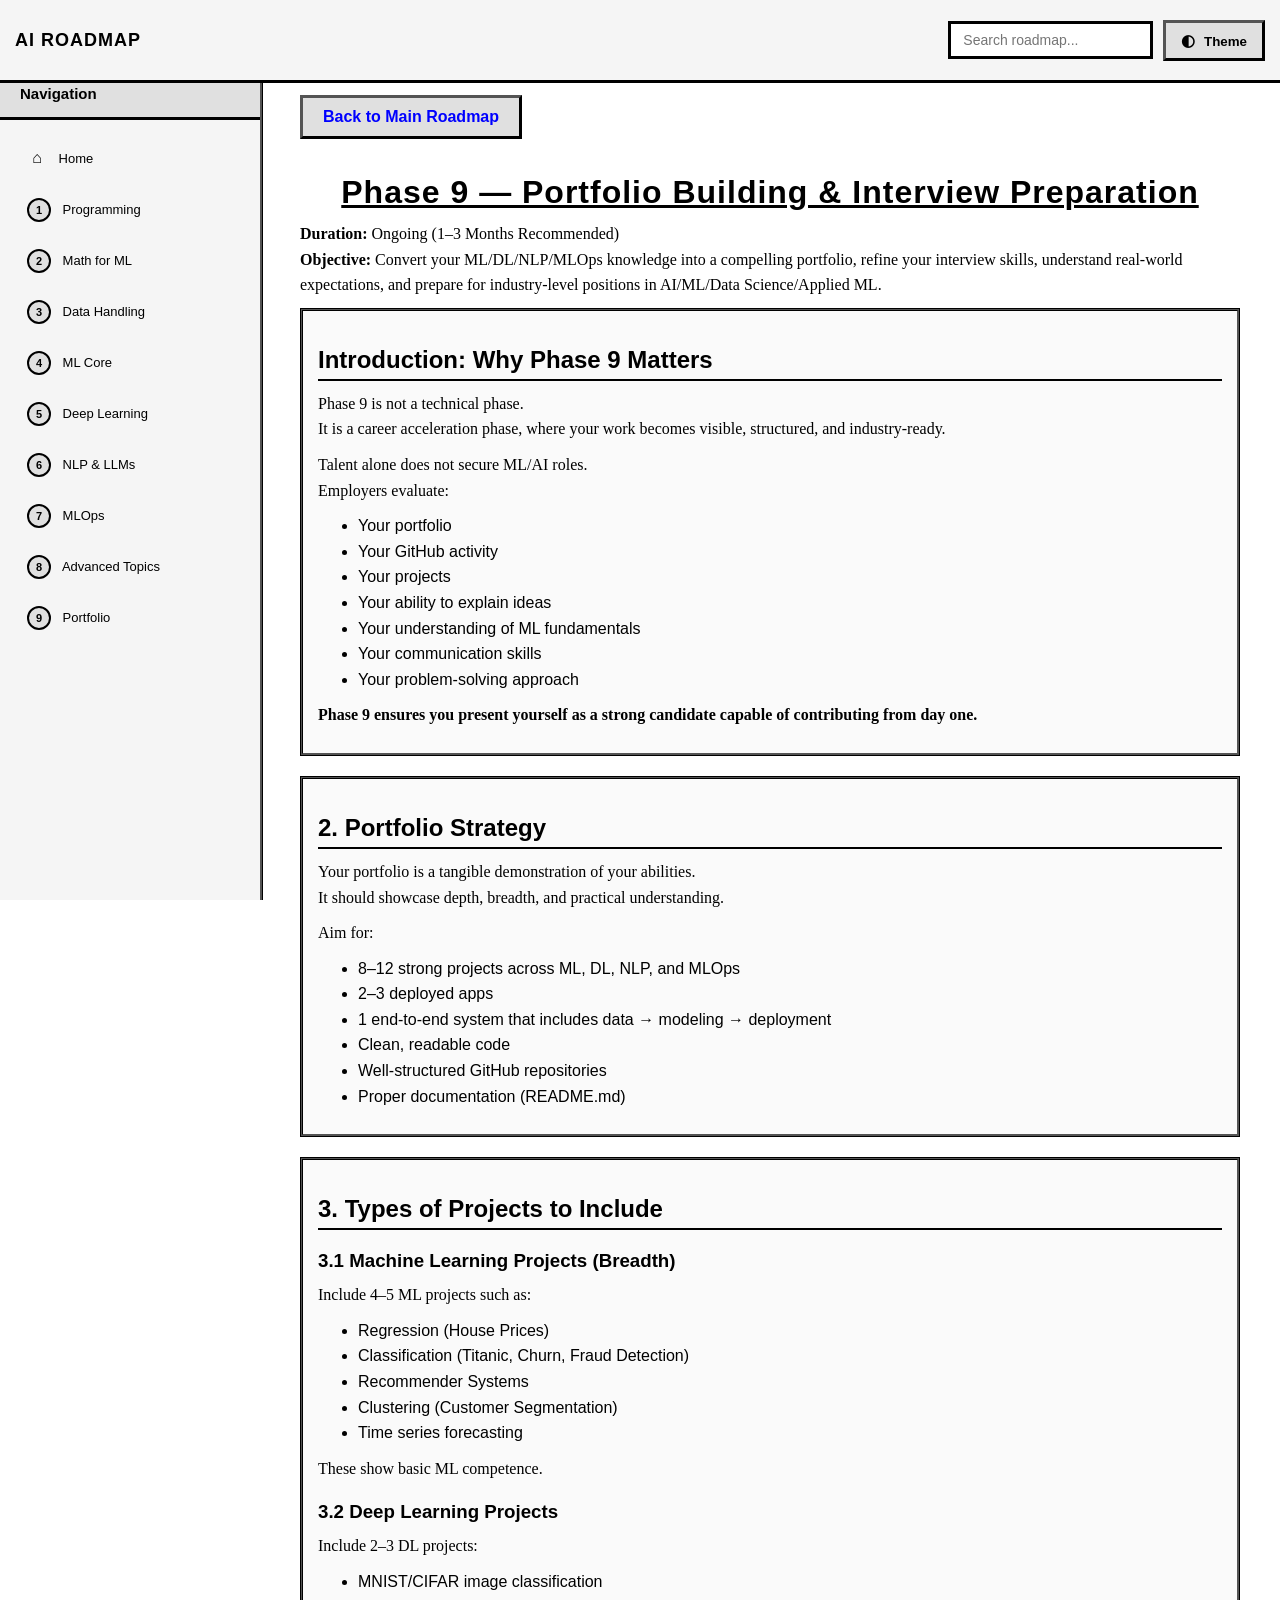
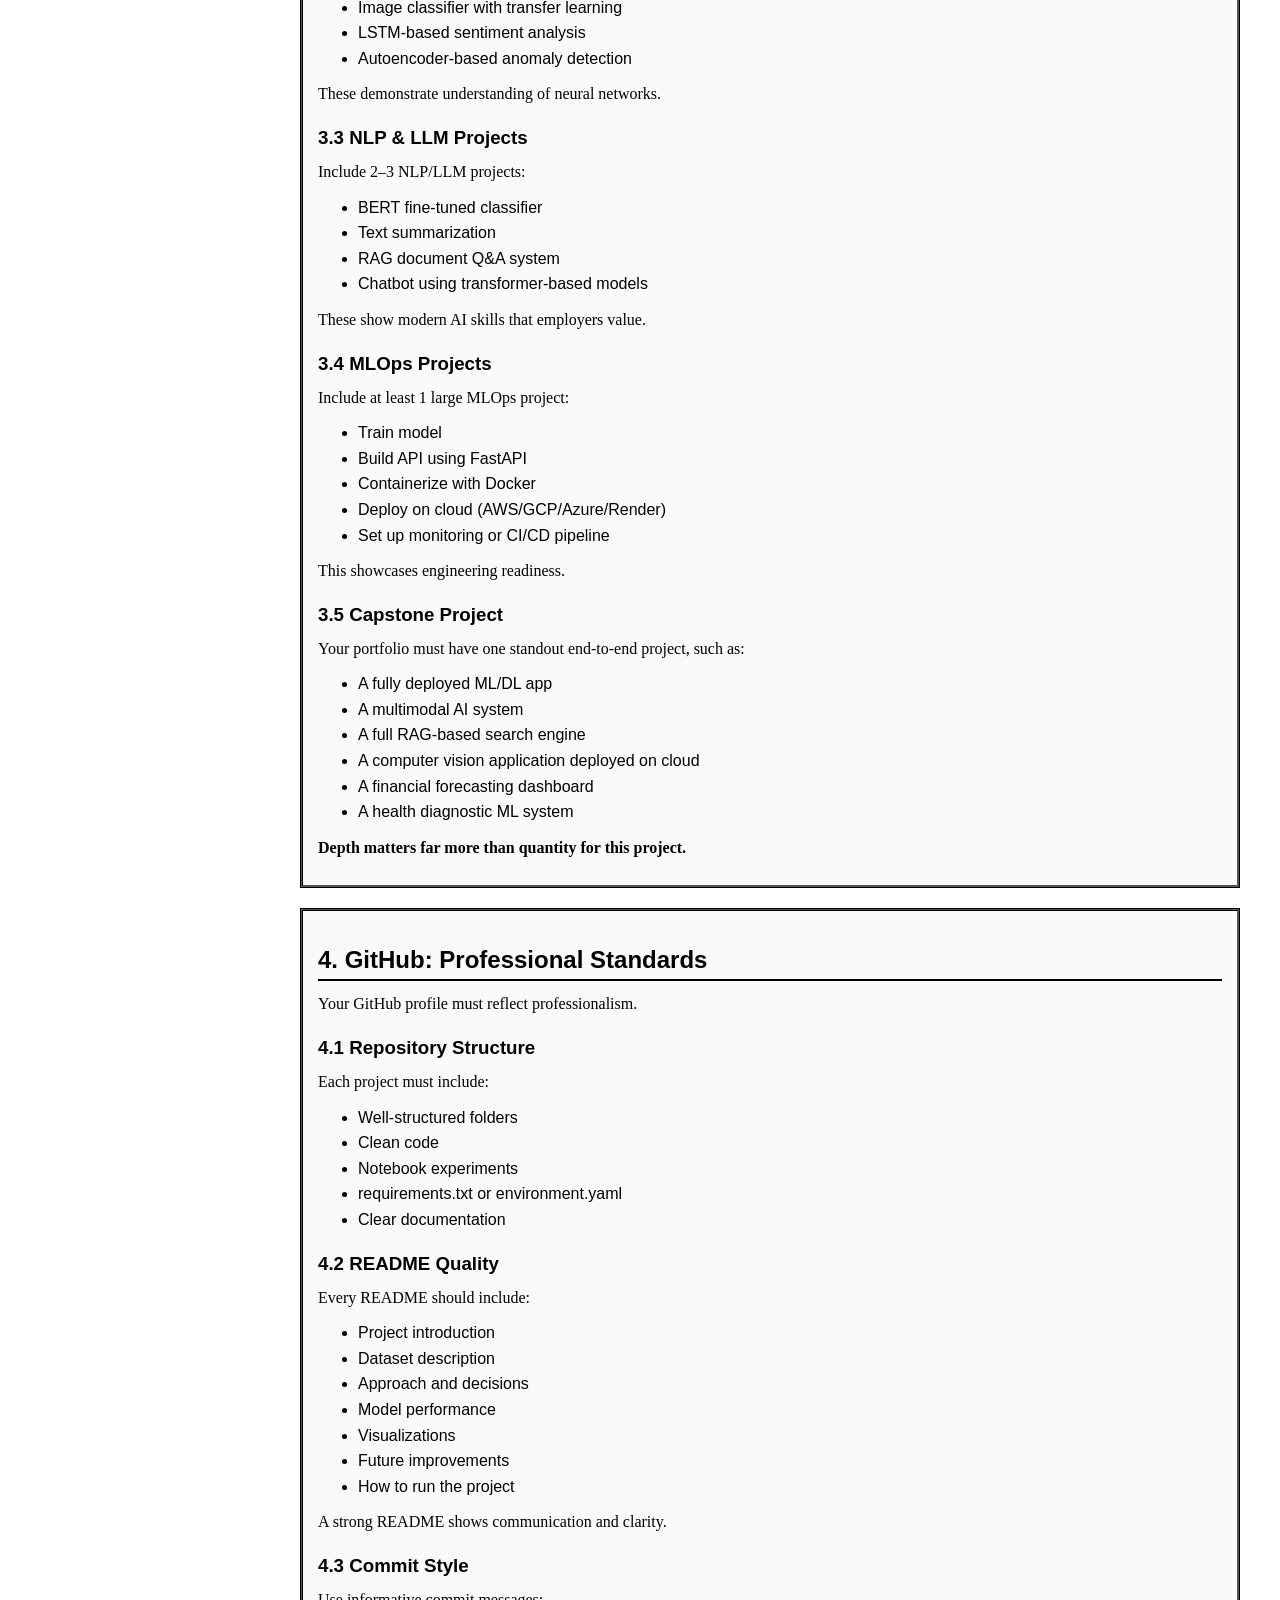
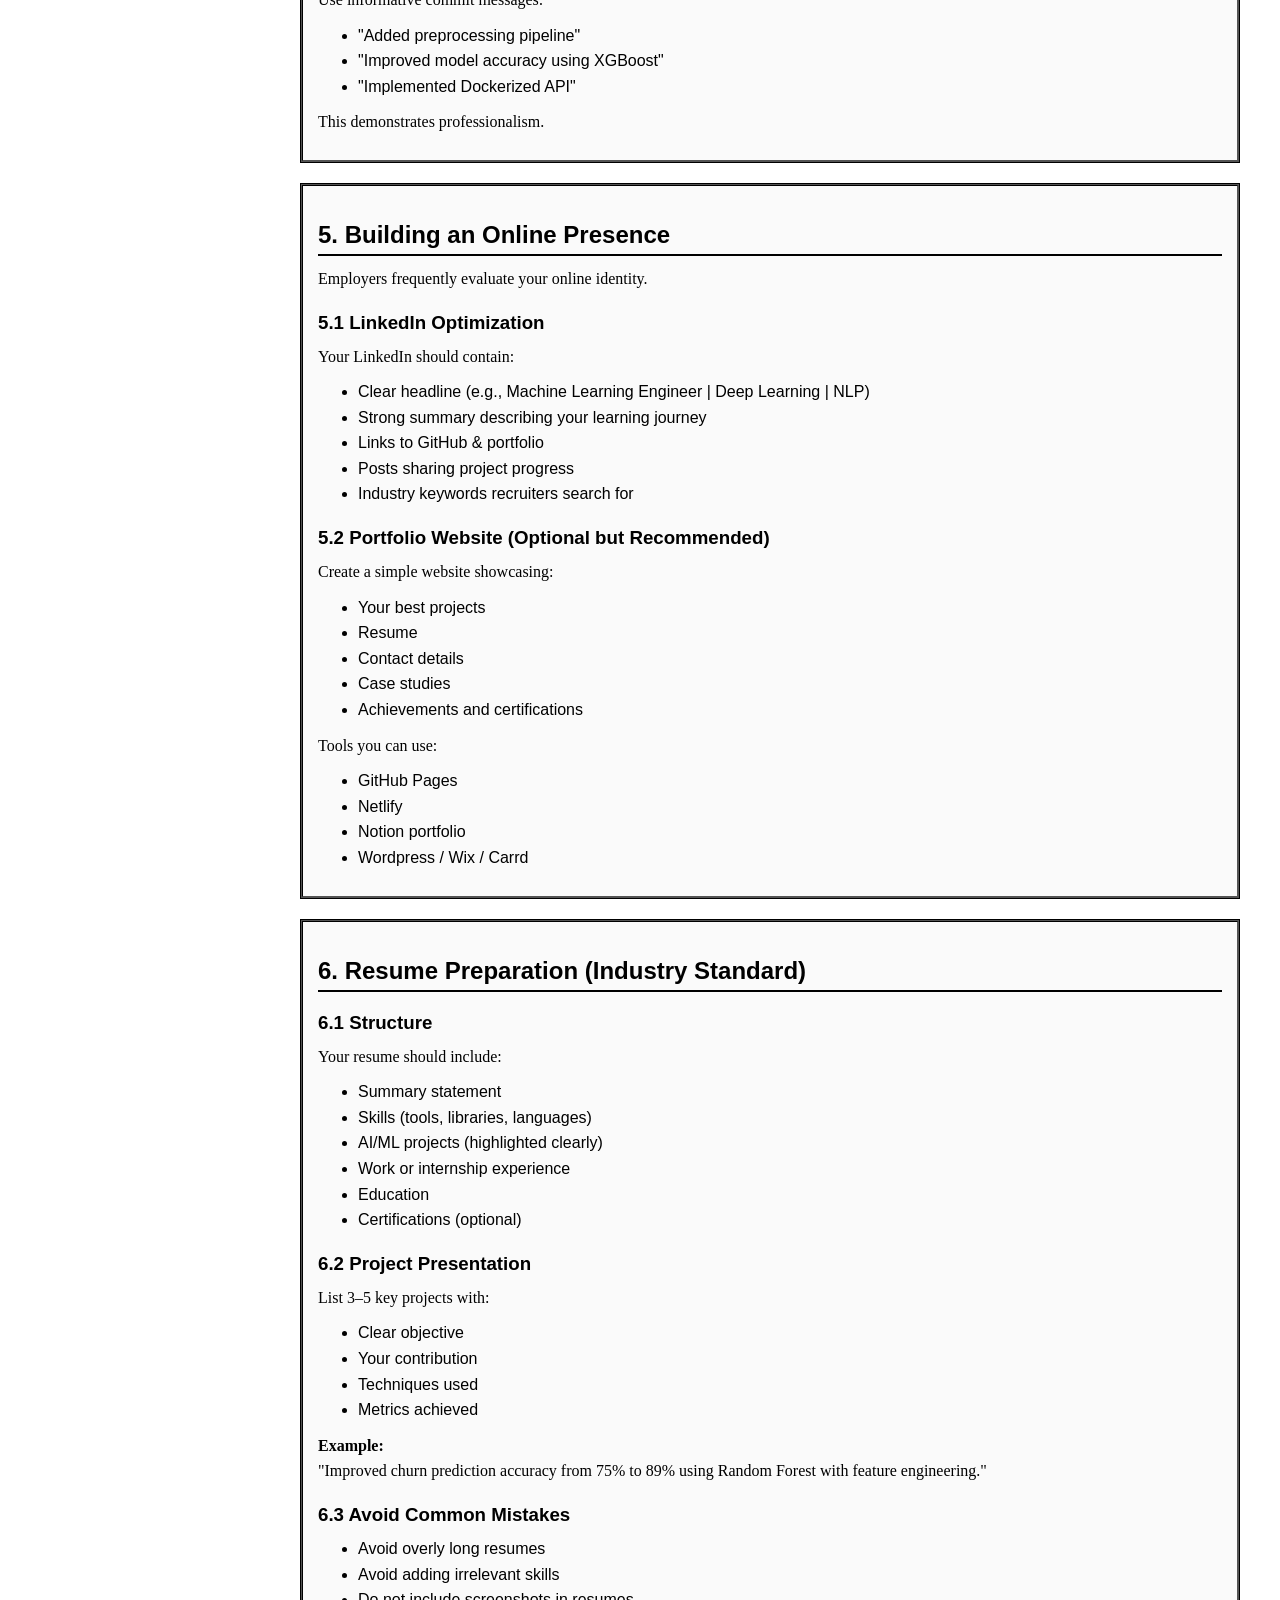
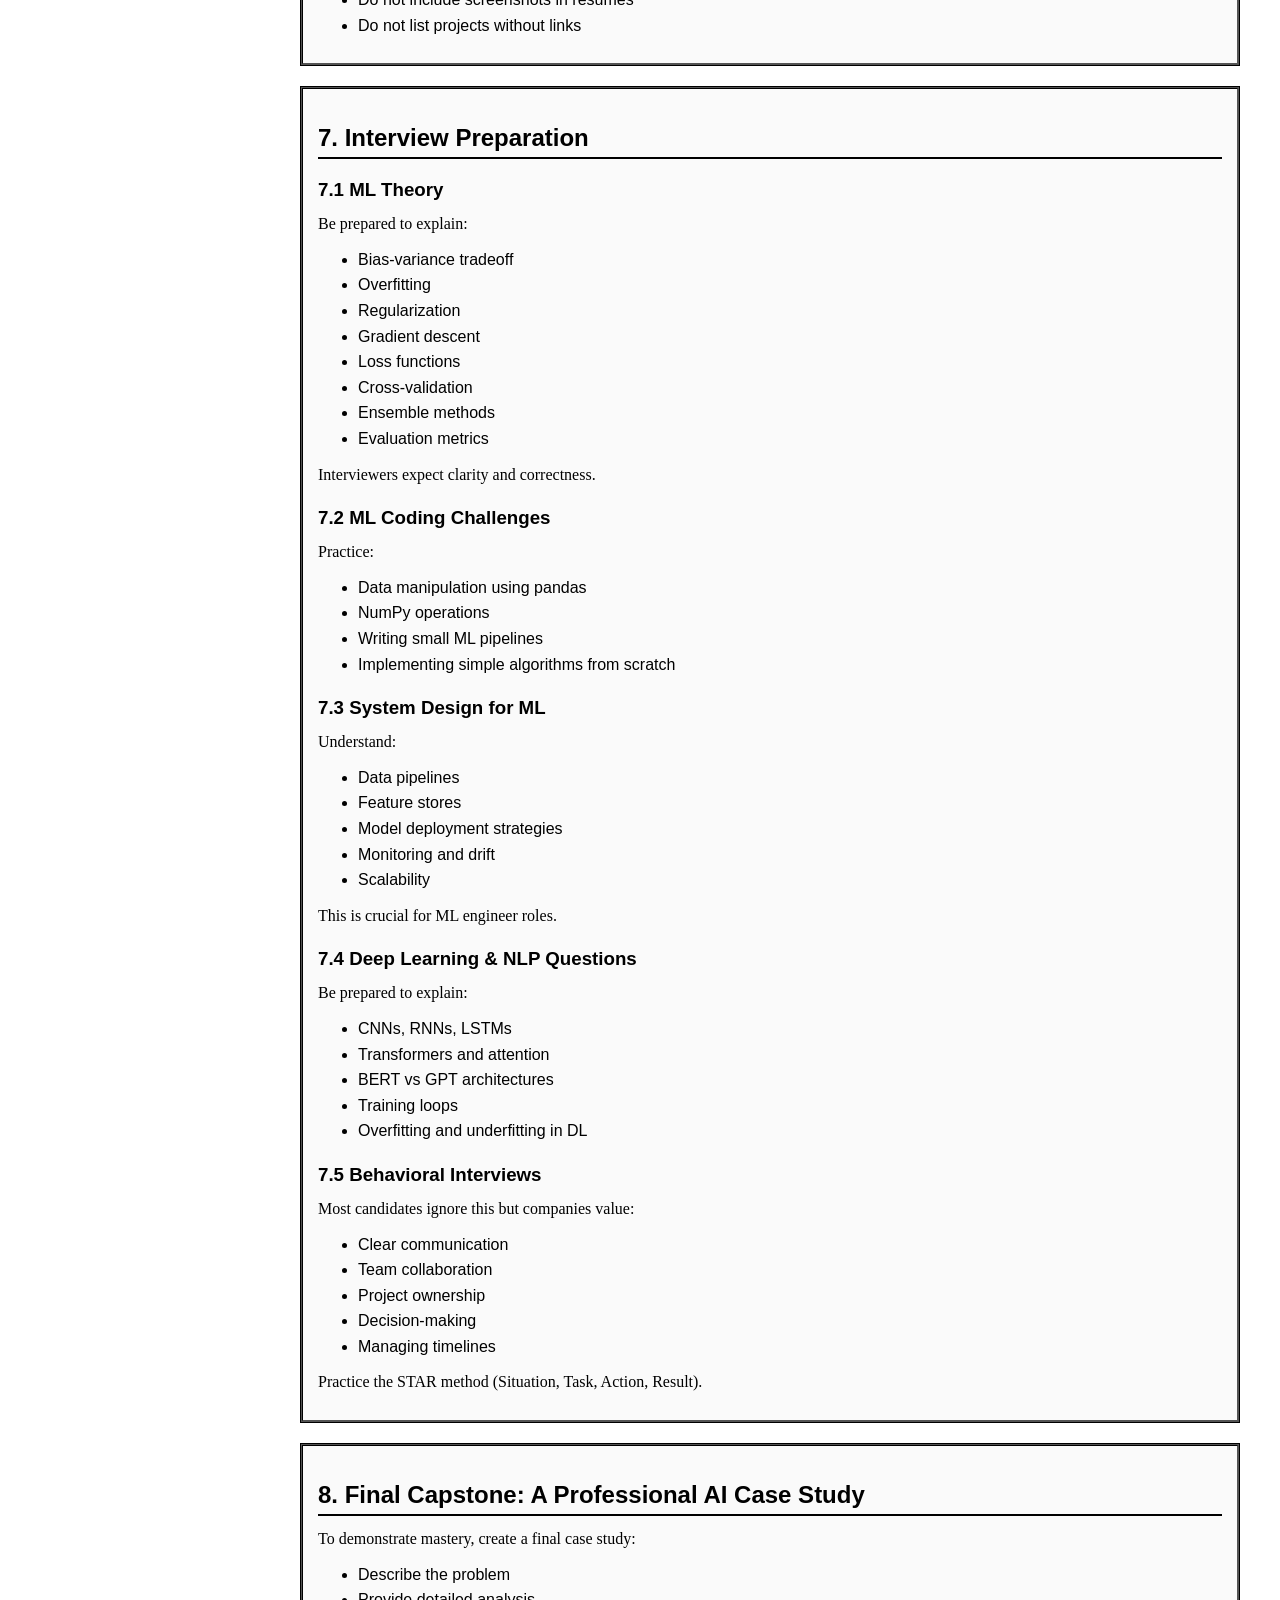
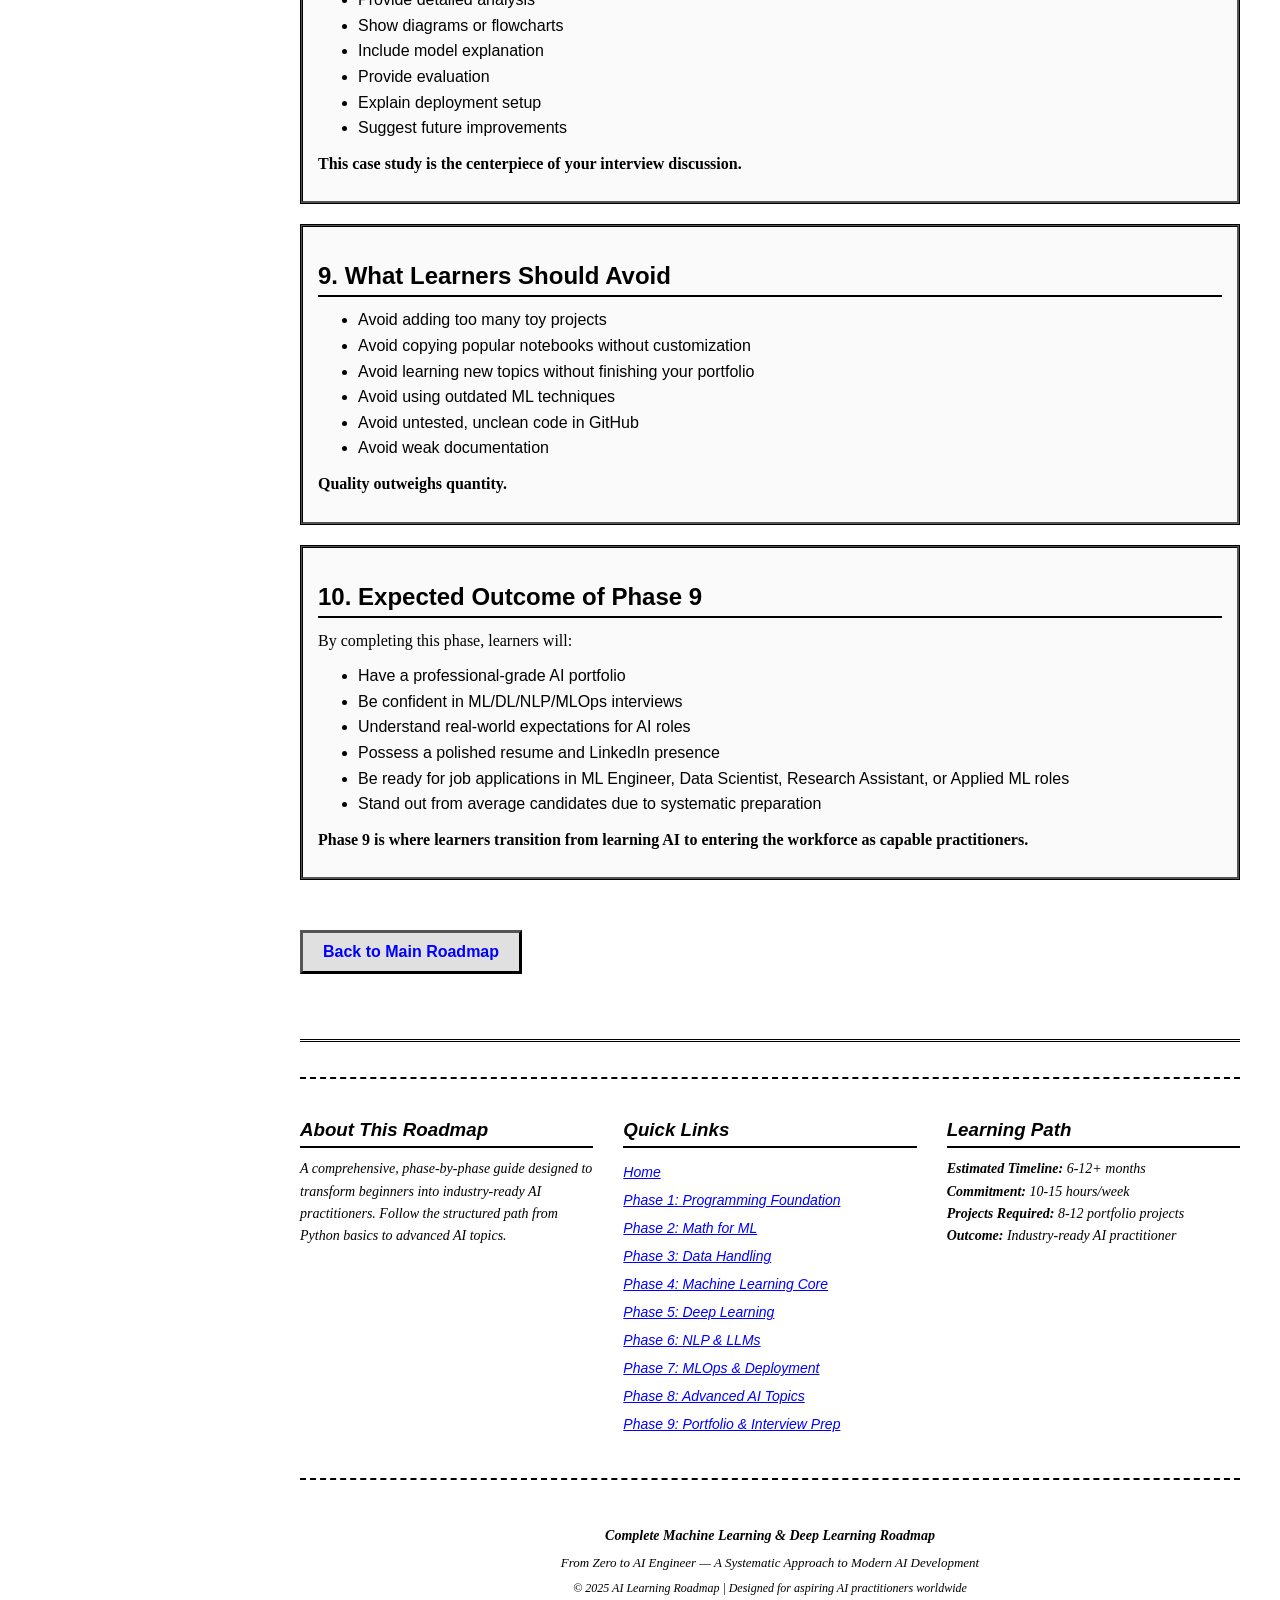
<file: phase9-detailed-guide.html>
﻿<!doctype html>
<html lang="en">

<head>
    <meta charset="utf-8">
    <meta name="viewport" content="width=device-width,initial-scale=1">
    <title>Phase 9 — Portfolio Building & Interview Preparation (Detailed Guide)</title>
    <link rel="stylesheet" href="shared-styles.css">
    <style>
        /* Page-specific styles */
        header {
            margin-bottom: 20px;
            padding-bottom: 15px;
            border-bottom: 3px double var(--border-color)
        }

        h1 {
            margin-top: 20px;
            margin-bottom: 10px;
            text-decoration: underline;
            text-align: center
        }

        h2 {
            margin-top: 20px;
            margin-bottom: 10px;
            border-bottom: 2px solid var(--border-color);
            padding-bottom: 5px
        }

        h3, h4 {
            margin-top: 20px;
            margin-bottom: 10px
        }

        p, ul {
            line-height: 1.6;
            margin: 10px 0
        }

        pre {
            margin: 10px 0
        }

        section {
            padding: 15px;
            margin-bottom: 20px;
            border: 3px ridge var(--border-color);
            background: var(--card-bg);
            position: relative
        }

        section::before {
            content: "";
            position: absolute;
            top: -3px;
            left: -3px;
            right: -3px;
            bottom: -3px;
            border: 1px solid var(--border-color);
            pointer-events: none
        }

        .meta {
            margin-bottom: 10px;
            font-style: italic;
            border-left: 3px solid var(--border-color);
            padding-left: 10px;
            font-family: 'Palatino Linotype', 'Book Antiqua', serif
        }
    </style>
</head>

<body>
<div id="progress-bar"></div>

<div id="top-toolbar">
    <div id="toolbar-left">
        <button id="menu-toggle">☰ Menu</button>
        <div style="font-weight:bold;font-size:18px;font-family:'Impact',sans-serif;letter-spacing:1px">AI ROADMAP</div>
    </div>
    <div id="toolbar-right">
        <div id="search-container">
            <input type="text" id="search-input" placeholder="Search roadmap..." />
            <div id="search-results"></div>
        </div>
        <button id="theme-toggle"><span class="theme-icon">◐</span> Theme</button>
    </div>
</div>

<nav id="sidebar">
    <h3>Navigation</h3>
    <ul>
        <li><a href="index.html"><span class="nav-icon">⌂</span> Home</a></li>
        <li><a href="index.html#phase1"><span class="nav-number">1</span> Programming</a></li>
        <li><a href="index.html#phase2"><span class="nav-number">2</span> Math for ML</a></li>
        <li><a href="index.html#phase3"><span class="nav-number">3</span> Data Handling</a></li>
        <li><a href="index.html#phase4"><span class="nav-number">4</span> ML Core</a></li>
        <li><a href="index.html#phase5"><span class="nav-number">5</span> Deep Learning</a></li>
        <li><a href="index.html#phase6"><span class="nav-number">6</span> NLP & LLMs</a></li>
        <li><a href="index.html#phase7"><span class="nav-number">7</span> MLOps</a></li>
        <li><a href="index.html#phase8"><span class="nav-number">8</span> Advanced Topics</a></li>
        <li><a href="index.html#phase9"><span class="nav-number">9</span> Portfolio</a></li>
    </ul>
</nav>

    <div class="container">
        <a href="index.html" class="back-link">Back to Main Roadmap</a>

        <h1>Phase 9 — Portfolio Building & Interview Preparation</h1>

        <p><strong>Duration:</strong> Ongoing (1–3 Months Recommended)<br>
            <strong>Objective:</strong> Convert your ML/DL/NLP/MLOps knowledge into a compelling portfolio, refine your
            interview skills, understand real-world expectations, and prepare for industry-level positions in
            AI/ML/Data Science/Applied ML.
        </p>

        <section>
            <h2>Introduction: Why Phase 9 Matters</h2>
            <p>Phase 9 is not a technical phase.<br>
                It is a career acceleration phase, where your work becomes visible, structured, and industry-ready.</p>

            <p>Talent alone does not secure ML/AI roles.<br>
                Employers evaluate:</p>
            <ul>
                <li>Your portfolio</li>
                <li>Your GitHub activity</li>
                <li>Your projects</li>
                <li>Your ability to explain ideas</li>
                <li>Your understanding of ML fundamentals</li>
                <li>Your communication skills</li>
                <li>Your problem-solving approach</li>
            </ul>

            <p><strong>Phase 9 ensures you present yourself as a strong candidate capable of contributing from day
                    one.</strong></p>
        </section>

        <section>
            <h2>2. Portfolio Strategy</h2>
            <p>Your portfolio is a tangible demonstration of your abilities.<br>
                It should showcase depth, breadth, and practical understanding.</p>

            <p>Aim for:</p>
            <ul>
                <li>8–12 strong projects across ML, DL, NLP, and MLOps</li>
                <li>2–3 deployed apps</li>
                <li>1 end-to-end system that includes data → modeling → deployment</li>
                <li>Clean, readable code</li>
                <li>Well-structured GitHub repositories</li>
                <li>Proper documentation (README.md)</li>
            </ul>
        </section>

        <section>
            <h2>3. Types of Projects to Include</h2>

            <h3>3.1 Machine Learning Projects (Breadth)</h3>
            <p>Include 4–5 ML projects such as:</p>
            <ul>
                <li>Regression (House Prices)</li>
                <li>Classification (Titanic, Churn, Fraud Detection)</li>
                <li>Recommender Systems</li>
                <li>Clustering (Customer Segmentation)</li>
                <li>Time series forecasting</li>
            </ul>
            <p>These show basic ML competence.</p>

            <h3>3.2 Deep Learning Projects</h3>
            <p>Include 2–3 DL projects:</p>
            <ul>
                <li>MNIST/CIFAR image classification</li>
                <li>Image classifier with transfer learning</li>
                <li>LSTM-based sentiment analysis</li>
                <li>Autoencoder-based anomaly detection</li>
            </ul>
            <p>These demonstrate understanding of neural networks.</p>

            <h3>3.3 NLP & LLM Projects</h3>
            <p>Include 2–3 NLP/LLM projects:</p>
            <ul>
                <li>BERT fine-tuned classifier</li>
                <li>Text summarization</li>
                <li>RAG document Q&A system</li>
                <li>Chatbot using transformer-based models</li>
            </ul>
            <p>These show modern AI skills that employers value.</p>

            <h3>3.4 MLOps Projects</h3>
            <p>Include at least 1 large MLOps project:</p>
            <ul>
                <li>Train model</li>
                <li>Build API using FastAPI</li>
                <li>Containerize with Docker</li>
                <li>Deploy on cloud (AWS/GCP/Azure/Render)</li>
                <li>Set up monitoring or CI/CD pipeline</li>
            </ul>
            <p>This showcases engineering readiness.</p>

            <h3>3.5 Capstone Project</h3>
            <p>Your portfolio must have one standout end-to-end project, such as:</p>
            <ul>
                <li>A fully deployed ML/DL app</li>
                <li>A multimodal AI system</li>
                <li>A full RAG-based search engine</li>
                <li>A computer vision application deployed on cloud</li>
                <li>A financial forecasting dashboard</li>
                <li>A health diagnostic ML system</li>
            </ul>
            <p><strong>Depth matters far more than quantity for this project.</strong></p>
        </section>

        <section>
            <h2>4. GitHub: Professional Standards</h2>
            <p>Your GitHub profile must reflect professionalism.</p>

            <h3>4.1 Repository Structure</h3>
            <p>Each project must include:</p>
            <ul>
                <li>Well-structured folders</li>
                <li>Clean code</li>
                <li>Notebook experiments</li>
                <li>requirements.txt or environment.yaml</li>
                <li>Clear documentation</li>
            </ul>

            <h3>4.2 README Quality</h3>
            <p>Every README should include:</p>
            <ul>
                <li>Project introduction</li>
                <li>Dataset description</li>
                <li>Approach and decisions</li>
                <li>Model performance</li>
                <li>Visualizations</li>
                <li>Future improvements</li>
                <li>How to run the project</li>
            </ul>
            <p>A strong README shows communication and clarity.</p>

            <h3>4.3 Commit Style</h3>
            <p>Use informative commit messages:</p>
            <ul>
                <li>"Added preprocessing pipeline"</li>
                <li>"Improved model accuracy using XGBoost"</li>
                <li>"Implemented Dockerized API"</li>
            </ul>
            <p>This demonstrates professionalism.</p>
        </section>

        <section>
            <h2>5. Building an Online Presence</h2>
            <p>Employers frequently evaluate your online identity.</p>

            <h3>5.1 LinkedIn Optimization</h3>
            <p>Your LinkedIn should contain:</p>
            <ul>
                <li>Clear headline (e.g., Machine Learning Engineer | Deep Learning | NLP)</li>
                <li>Strong summary describing your learning journey</li>
                <li>Links to GitHub & portfolio</li>
                <li>Posts sharing project progress</li>
                <li>Industry keywords recruiters search for</li>
            </ul>

            <h3>5.2 Portfolio Website (Optional but Recommended)</h3>
            <p>Create a simple website showcasing:</p>
            <ul>
                <li>Your best projects</li>
                <li>Resume</li>
                <li>Contact details</li>
                <li>Case studies</li>
                <li>Achievements and certifications</li>
            </ul>

            <p>Tools you can use:</p>
            <ul>
                <li>GitHub Pages</li>
                <li>Netlify</li>
                <li>Notion portfolio</li>
                <li>Wordpress / Wix / Carrd</li>
            </ul>
        </section>

        <section>
            <h2>6. Resume Preparation (Industry Standard)</h2>

            <h3>6.1 Structure</h3>
            <p>Your resume should include:</p>
            <ul>
                <li>Summary statement</li>
                <li>Skills (tools, libraries, languages)</li>
                <li>AI/ML projects (highlighted clearly)</li>
                <li>Work or internship experience</li>
                <li>Education</li>
                <li>Certifications (optional)</li>
            </ul>

            <h3>6.2 Project Presentation</h3>
            <p>List 3–5 key projects with:</p>
            <ul>
                <li>Clear objective</li>
                <li>Your contribution</li>
                <li>Techniques used</li>
                <li>Metrics achieved</li>
            </ul>

            <p><strong>Example:</strong><br>
                "Improved churn prediction accuracy from 75% to 89% using Random Forest with feature engineering."</p>

            <h3>6.3 Avoid Common Mistakes</h3>
            <ul>
                <li>Avoid overly long resumes</li>
                <li>Avoid adding irrelevant skills</li>
                <li>Do not include screenshots in resumes</li>
                <li>Do not list projects without links</li>
            </ul>
        </section>

        <section>
            <h2>7. Interview Preparation</h2>

            <h3>7.1 ML Theory</h3>
            <p>Be prepared to explain:</p>
            <ul>
                <li>Bias-variance tradeoff</li>
                <li>Overfitting</li>
                <li>Regularization</li>
                <li>Gradient descent</li>
                <li>Loss functions</li>
                <li>Cross-validation</li>
                <li>Ensemble methods</li>
                <li>Evaluation metrics</li>
            </ul>
            <p>Interviewers expect clarity and correctness.</p>

            <h3>7.2 ML Coding Challenges</h3>
            <p>Practice:</p>
            <ul>
                <li>Data manipulation using pandas</li>
                <li>NumPy operations</li>
                <li>Writing small ML pipelines</li>
                <li>Implementing simple algorithms from scratch</li>
            </ul>

            <h3>7.3 System Design for ML</h3>
            <p>Understand:</p>
            <ul>
                <li>Data pipelines</li>
                <li>Feature stores</li>
                <li>Model deployment strategies</li>
                <li>Monitoring and drift</li>
                <li>Scalability</li>
            </ul>
            <p>This is crucial for ML engineer roles.</p>

            <h3>7.4 Deep Learning & NLP Questions</h3>
            <p>Be prepared to explain:</p>
            <ul>
                <li>CNNs, RNNs, LSTMs</li>
                <li>Transformers and attention</li>
                <li>BERT vs GPT architectures</li>
                <li>Training loops</li>
                <li>Overfitting and underfitting in DL</li>
            </ul>

            <h3>7.5 Behavioral Interviews</h3>
            <p>Most candidates ignore this but companies value:</p>
            <ul>
                <li>Clear communication</li>
                <li>Team collaboration</li>
                <li>Project ownership</li>
                <li>Decision-making</li>
                <li>Managing timelines</li>
            </ul>
            <p>Practice the STAR method (Situation, Task, Action, Result).</p>
        </section>

        <section>
            <h2>8. Final Capstone: A Professional AI Case Study</h2>
            <p>To demonstrate mastery, create a final case study:</p>
            <ul>
                <li>Describe the problem</li>
                <li>Provide detailed analysis</li>
                <li>Show diagrams or flowcharts</li>
                <li>Include model explanation</li>
                <li>Provide evaluation</li>
                <li>Explain deployment setup</li>
                <li>Suggest future improvements</li>
            </ul>
            <p><strong>This case study is the centerpiece of your interview discussion.</strong></p>
        </section>

        <section>
            <h2>9. What Learners Should Avoid</h2>
            <ul>
                <li>Avoid adding too many toy projects</li>
                <li>Avoid copying popular notebooks without customization</li>
                <li>Avoid learning new topics without finishing your portfolio</li>
                <li>Avoid using outdated ML techniques</li>
                <li>Avoid untested, unclean code in GitHub</li>
                <li>Avoid weak documentation</li>
            </ul>
            <p><strong>Quality outweighs quantity.</strong></p>
        </section>

        <section>
            <h2>10. Expected Outcome of Phase 9</h2>
            <p>By completing this phase, learners will:</p>
            <ul>
                <li>Have a professional-grade AI portfolio</li>
                <li>Be confident in ML/DL/NLP/MLOps interviews</li>
                <li>Understand real-world expectations for AI roles</li>
                <li>Possess a polished resume and LinkedIn presence</li>
                <li>Be ready for job applications in ML Engineer, Data Scientist, Research Assistant, or Applied ML
                    roles</li>
                <li>Stand out from average candidates due to systematic preparation</li>
            </ul>
            <p><strong>Phase 9 is where learners transition from learning AI to entering the workforce as capable
                    practitioners.</strong></p>
        </section>

        <a href="index.html" class="back-link" style="margin-top: 30px">Back to Main Roadmap</a>        <footer>
            <hr>
            <div class="footer-grid">
                <div>
                    <h3>About This Roadmap</h3>
                    <p>
                        A comprehensive, phase-by-phase guide designed to transform beginners into industry-ready AI practitioners. 
                        Follow the structured path from Python basics to advanced AI topics.
                    </p>
                </div>
                <div>
                    <h3>Quick Links</h3>
                    <ul>
                        <li><a href="index.html">Home</a></li>
                        <li><a href="index.html#phase1">Phase 1: Programming Foundation</a></li>
                        <li><a href="index.html#phase2">Phase 2: Math for ML</a></li>
                        <li><a href="index.html#phase3">Phase 3: Data Handling</a></li>
                        <li><a href="index.html#phase4">Phase 4: Machine Learning Core</a></li>
                        <li><a href="index.html#phase5">Phase 5: Deep Learning</a></li>
                        <li><a href="index.html#phase6">Phase 6: NLP & LLMs</a></li>
                        <li><a href="index.html#phase7">Phase 7: MLOps & Deployment</a></li>
                        <li><a href="index.html#phase8">Phase 8: Advanced AI Topics</a></li>
                        <li><a href="index.html#phase9">Phase 9: Portfolio & Interview Prep</a></li>
                    </ul>
                </div>
                <div>
                    <h3>Learning Path</h3>
                    <p>
                        <strong>Estimated Timeline:</strong> 6-12+ months<br>
                        <strong>Commitment:</strong> 10-15 hours/week<br>
                        <strong>Projects Required:</strong> 8-12 portfolio projects<br>
                        <strong>Outcome:</strong> Industry-ready AI practitioner
                    </p>
                </div>
            </div>
            <hr>
            <div class="footer-bottom">
                <p style="font-size: 14px;">
                    <strong>Complete Machine Learning & Deep Learning Roadmap</strong>
                </p>
                <p style="font-size: 13px;">
                    From Zero to AI Engineer — A Systematic Approach to Modern AI Development
                </p>
                <p style="font-size: 12px;">
                    © 2025 AI Learning Roadmap | Designed for aspiring AI practitioners worldwide
                </p>
            </div>
        </footer>
    </div>
<script src="shared-scripts.js"></script>
</body>

</html>
</file>
<file: shared-styles.css>
/* Shared Styles for AI Roadmap Website */

:root {
    --bg-color: white;
    --text-color: black;
    --border-color: black;
    --card-bg: #fafafa;
    --code-bg: #f0f0f0;
    --button-bg: #e0e0e0;
    --button-hover: #d0d0d0;
    --link-color: blue;
    --link-visited: purple;
    --link-hover-bg: yellow;
    --sidebar-bg: #f5f5f5;
}

[data-theme="dark"] {
    --bg-color: #1a1a1a;
    --text-color: #e0e0e0;
    --border-color: #666;
    --card-bg: #2a2a2a;
    --code-bg: #333;
    --button-bg: #444;
    --button-hover: #555;
    --link-color: #66b3ff;
    --link-visited: #b366ff;
    --link-hover-bg: #666600;
    --sidebar-bg: #252525;
}

html,
body {
    margin: 0;
    padding: 0;
    font-family: Georgia, 'Times New Roman', serif;
    background: var(--bg-color);
    color: var(--text-color);
    font-size: 16px;
    scroll-behavior: smooth;
    transition: background 0.3s, color 0.3s
}

#progress-bar {
    position: fixed;
    top: 0;
    left: 0;
    width: 0%;
    height: 4px;
    background: var(--border-color);
    z-index: 9999;
    transition: width 0.1s
}

#top-toolbar {
    position: fixed;
    top: 0;
    left: 0;
    right: 0;
    min-height: 60px;
    background: var(--sidebar-bg);
    border-bottom: 3px solid var(--border-color);
    z-index: 1000;
    display: flex;
    align-items: center;
    justify-content: space-between;
    padding: 10px 15px;
    transition: all 0.3s;
    flex-wrap: wrap;
    gap: 10px
}

#toolbar-left {
    display: flex;
    align-items: center;
    gap: 10px;
    flex: 0 0 auto
}

#toolbar-right {
    display: flex;
    align-items: center;
    gap: 10px;
    flex: 1 1 auto;
    justify-content: flex-end
}

#menu-toggle {
    display: none;
    padding: 8px 15px;
    border: 3px outset var(--border-color);
    background: var(--button-bg);
    cursor: pointer;
    font-weight: bold;
    font-family: 'Franklin Gothic Medium', sans-serif;
    transition: all 0.3s;
    position: relative;
    z-index: 1002
}

#menu-toggle:hover {
    border: 3px inset var(--border-color);
    background: var(--button-hover)
}

#theme-toggle {
    padding: 8px 15px;
    border: 3px outset var(--border-color);
    background: var(--button-bg);
    cursor: pointer;
    font-weight: bold;
    font-family: 'Franklin Gothic Medium', sans-serif;
    transition: all 0.3s;
    white-space: nowrap
}

#theme-toggle:hover {
    border: 3px inset var(--border-color);
    background: var(--button-hover)
}

#search-container {
    position: relative
}

#search-input {
    padding: 8px 12px;
    border: 3px solid var(--border-color);
    background: var(--bg-color);
    color: var(--text-color);
    font-family: Verdana, Geneva, sans-serif;
    font-size: 14px;
    width: 100%;
    max-width: 300px;
    min-width: 150px;
    outline: none;
    transition: all 0.3s;
    box-sizing: border-box
}

#search-input:focus {
    border: 3px inset var(--border-color);
    background: var(--card-bg)
}

#search-results {
    position: absolute;
    top: 45px;
    right: 0;
    background: var(--bg-color);
    border: 3px solid var(--border-color);
    width: 350px;
    max-height: 400px;
    overflow-y: auto;
    display: none;
    box-shadow: 5px 5px 0px var(--border-color)
}

.search-result-item {
    padding: 12px;
    border-bottom: 1px solid var(--border-color);
    cursor: pointer;
    font-size: 14px;
    transition: background 0.2s
}

.search-result-item:hover {
    background: var(--button-hover)
}

#sidebar {
    position: fixed;
    left: 0;
    top: 70px;
    width: 260px;
    height: calc(100vh - 70px);
    background: var(--sidebar-bg);
    border-right: 3px ridge var(--border-color);
    overflow-y: auto;
    padding: 0;
    z-index: 100;
    transition: transform 0.3s, background 0.3s
}

#sidebar h3 {
    margin: 0;
    font-size: 15px;
    padding: 15px 20px;
    background: var(--button-bg);
    border-bottom: 3px solid var(--border-color);
    font-family: 'Trebuchet MS', sans-serif;
    position: sticky;
    top: 0;
    z-index: 10
}

#sidebar ul {
    list-style: none;
    padding: 10px;
    margin: 0
}

#sidebar li {
    margin: 0
}

#sidebar a {
    text-decoration: none;
    color: var(--text-color);
    font-size: 13px;
    display: block;
    padding: 10px 15px;
    border: 2px solid transparent;
    margin: 3px 0;
    border-radius: 3px;
    transition: all 0.2s;
    font-family: Verdana, sans-serif;
    outline: none
}

#sidebar a:focus {
    outline: none;
    border: 2px solid var(--border-color)
}

#sidebar a:hover {
    background: var(--button-hover);
    border: 2px outset var(--border-color)
}

#sidebar a.active {
    background: var(--button-bg);
    border: 2px inset var(--border-color);
    font-weight: bold
}

.nav-number {
    display: inline-block;
    width: 20px;
    height: 20px;
    line-height: 20px;
    text-align: center;
    border: 2px solid var(--border-color);
    border-radius: 50%;
    font-weight: bold;
    font-size: 11px;
    margin-right: 8px;
    background: var(--button-bg)
}

.nav-icon {
    display: inline-block;
    width: 20px;
    text-align: center;
    font-weight: bold;
    margin-right: 8px;
    font-size: 16px
}

.theme-icon {
    font-size: 16px;
    margin-right: 5px;
    display: inline-block
}

.container {
    max-width: 100%;
    margin: 0;
    margin-left: 260px;
    padding: 80px 40px 40px 40px;
    background: var(--bg-color);
    transition: background 0.3s, margin-left 0.3s;
    min-height: 100vh
}

@media(max-width:980px) {
    #menu-toggle {
        display: block !important;
        position: relative;
        z-index: 1001;
        cursor: pointer;
        -webkit-tap-highlight-color: transparent;
        pointer-events: auto;
        touch-action: manipulation;
        user-select: none;
        -webkit-user-select: none
    }
    #sidebar {
        transform: translateX(-260px);
        z-index: 999;
        box-shadow: none
    }
    .container {
        margin-left: 0;
        padding: 90px 25px 30px 25px
    }
    #sidebar.open {
        transform: translateX(0);
        box-shadow: 5px 0 20px rgba(0,0,0,0.5)
    }
    body.menu-open::before {
        content: '';
        position: fixed;
        top: 60px;
        left: 0;
        right: 0;
        bottom: 0;
        background: rgba(0,0,0,0.5);
        z-index: 500;
        animation: fadeIn 0.3s
    }
    @keyframes fadeIn {
        from { opacity: 0 }
        to { opacity: 1 }
    }
}

@media(max-width:768px) {
    #top-toolbar {
        padding: 10px 12px;
        min-height: auto
    }
    #toolbar-left {
        gap: 10px
    }
    #toolbar-right {
        gap: 10px;
        flex-basis: 100%;
        margin-top: 8px
    }
    #search-container {
        flex: 1;
        max-width: 100%
    }
    #search-input {
        max-width: 100%;
        font-size: 14px;
        padding: 10px 12px
    }
    #search-results {
        width: calc(100vw - 30px);
        right: auto;
        left: 0
    }
    #theme-toggle {
        padding: 8px 14px;
        font-size: 14px;
        white-space: nowrap
    }
    .container {
        padding: 110px 20px 30px 20px;
        font-size: 15px;
        line-height: 1.8
    }
    h1 {
        font-size: 26px;
        line-height: 1.3;
        margin-bottom: 15px
    }
    h2 {
        font-size: 21px;
        line-height: 1.4;
        margin: 20px 0 12px 0
    }
    h3 {
        font-size: 18px;
        line-height: 1.4;
        margin: 18px 0 10px 0
    }
    h4 {
        font-size: 16px;
        margin: 15px 0 8px 0
    }
    p {
        margin: 12px 0;
        line-height: 1.7
    }
    ul, ol {
        margin: 12px 0;
        padding-left: 25px;
        line-height: 1.8
    }
    li {
        margin-bottom: 8px
    }
    section.card {
        padding: 18px;
        margin-bottom: 20px
    }
}

@media(max-width:480px) {
    #toolbar-left div {
        font-size: 15px !important;
        letter-spacing: 0.5px !important
    }
    #menu-toggle {
        padding: 8px 12px;
        font-size: 14px
    }
    #theme-toggle {
        padding: 8px 12px;
        font-size: 13px
    }
    .theme-icon {
        margin-right: 4px
    }
    .container {
        padding: 120px 15px 25px 15px;
        font-size: 15px
    }
    h1 {
        font-size: 22px;
        line-height: 1.3;
        margin-bottom: 12px
    }
    h2 {
        font-size: 19px;
        line-height: 1.4;
        margin: 18px 0 10px 0
    }
    h3 {
        font-size: 17px;
        line-height: 1.4
    }
    p {
        line-height: 1.7;
        margin: 10px 0
    }
    ul, ol {
        padding-left: 20px;
        line-height: 1.8
    }
    li {
        margin-bottom: 10px
    }
    section.card {
        padding: 15px;
        margin-bottom: 18px
    }
    pre {
        font-size: 13px;
        padding: 10px;
        overflow-x: auto;
        margin: 12px 0
    }
    code {
        font-size: 13px;
        padding: 3px 6px
    }
    .back-link {
        padding: 12px 18px;
        font-size: 14px;
        margin: 20px 0;
        display: block;
        text-align: center
    }
}

/* Typography */
h1 {
    font-family: 'Impact', 'Arial Black', sans-serif;
    font-weight: bold;
    letter-spacing: 1px
}

h2 {
    font-family: 'Trebuchet MS', 'Lucida Sans', sans-serif;
    font-weight: bold
}

h3 {
    font-family: 'Verdana', Geneva, sans-serif;
    font-weight: bold
}

h4 {
    font-family: 'Tahoma', Geneva, sans-serif;
    font-weight: normal
}

p {
    font-family: Georgia, 'Times New Roman', serif;
    line-height: 1.7
}

ul, ol {
    font-family: Verdana, Geneva, sans-serif;
    line-height: 1.6
}

/* Common Elements */
pre {
    padding: 10px;
    border: 2px solid var(--border-color);
    overflow: auto;
    background: var(--code-bg);
    font-family: Consolas, Monaco, monospace;
    transition: all 0.3s
}

code {
    padding: 2px 5px;
    border: 1px solid var(--border-color);
    background: var(--code-bg);
    font-family: Consolas, Monaco, monospace;
    transition: all 0.3s
}

a {
    color: var(--link-color);
    text-decoration: underline;
    transition: all 0.2s
}

a:visited {
    color: var(--link-visited)
}

a:hover {
    background: var(--link-hover-bg)
}

.back-link {
    display: inline-block;
    padding: 10px 20px;
    border: 3px outset var(--border-color);
    background: var(--button-bg);
    text-decoration: none;
    font-weight: bold;
    margin: 15px 0;
    font-family: 'Franklin Gothic Medium', sans-serif;
    transition: all 0.3s
}

.back-link:hover {
    border: 3px inset var(--border-color);
    background: var(--button-hover)
}

section.card {
    padding: 20px;
    margin-bottom: 25px;
    border: 3px ridge var(--border-color);
    background: var(--card-bg);
    position: relative;
    transition: all 0.3s;
    box-sizing: border-box
}

section.card::before {
    content: "";
    position: absolute;
    top: -3px;
    left: -3px;
    right: -3px;
    bottom: -3px;
    border: 1px solid var(--border-color);
    pointer-events: none
}

hr {
    border: none;
    border-top: 2px dashed var(--border-color);
    margin: 20px 0;
    transition: border-color 0.3s
}

footer {
    font-family: 'Comic Sans MS', 'Chalkboard SE', cursive;
    margin-top: 50px;
    padding-top: 15px;
    border-top: 3px double var(--border-color);
    text-align: center;
    font-style: italic;
    transition: border-color 0.3s
}

.footer-grid {
    display: grid;
    grid-template-columns: 1fr 1fr 1fr;
    gap: 30px;
    margin-bottom: 30px;
    text-align: left
}

.footer-grid h3 {
    border-bottom: 2px solid var(--border-color);
    padding-bottom: 5px;
    transition: border-color 0.3s
}

.footer-grid p {
    font-size: 14px;
    line-height: 1.6
}

.footer-grid ul {
    list-style: none;
    padding: 0;
    font-size: 14px;
    line-height: 2
}

.footer-bottom {
    text-align: center;
    padding: 20px 0
}

.footer-bottom p {
    margin: 5px 0
}

@media(max-width:880px) {
    .footer-grid {
        grid-template-columns: 1fr;
        gap: 25px
    }
}

@media(max-width:768px) {
    footer {
        margin-top: 40px;
        padding-top: 20px
    }
    .footer-grid {
        gap: 30px;
        margin-bottom: 25px
    }
    .footer-grid h3 {
        font-size: 18px;
        margin-bottom: 12px
    }
    .footer-grid p {
        font-size: 14px;
        line-height: 1.7
    }
    .footer-grid ul {
        font-size: 14px;
        line-height: 2.2
    }
    .footer-grid li {
        margin-bottom: 8px
    }
}

@media(max-width:480px) {
    footer {
        font-size: 14px
    }
    .footer-grid h3 {
        font-size: 17px;
        margin-bottom: 10px
    }
    .footer-grid p,
    .footer-grid ul {
        font-size: 13px;
        line-height: 1.8
    }
    .footer-bottom {
        padding: 15px 0
    }
    .footer-bottom p {
        font-size: 12px !important;
        margin: 8px 0 !important
    }
}
</file>
